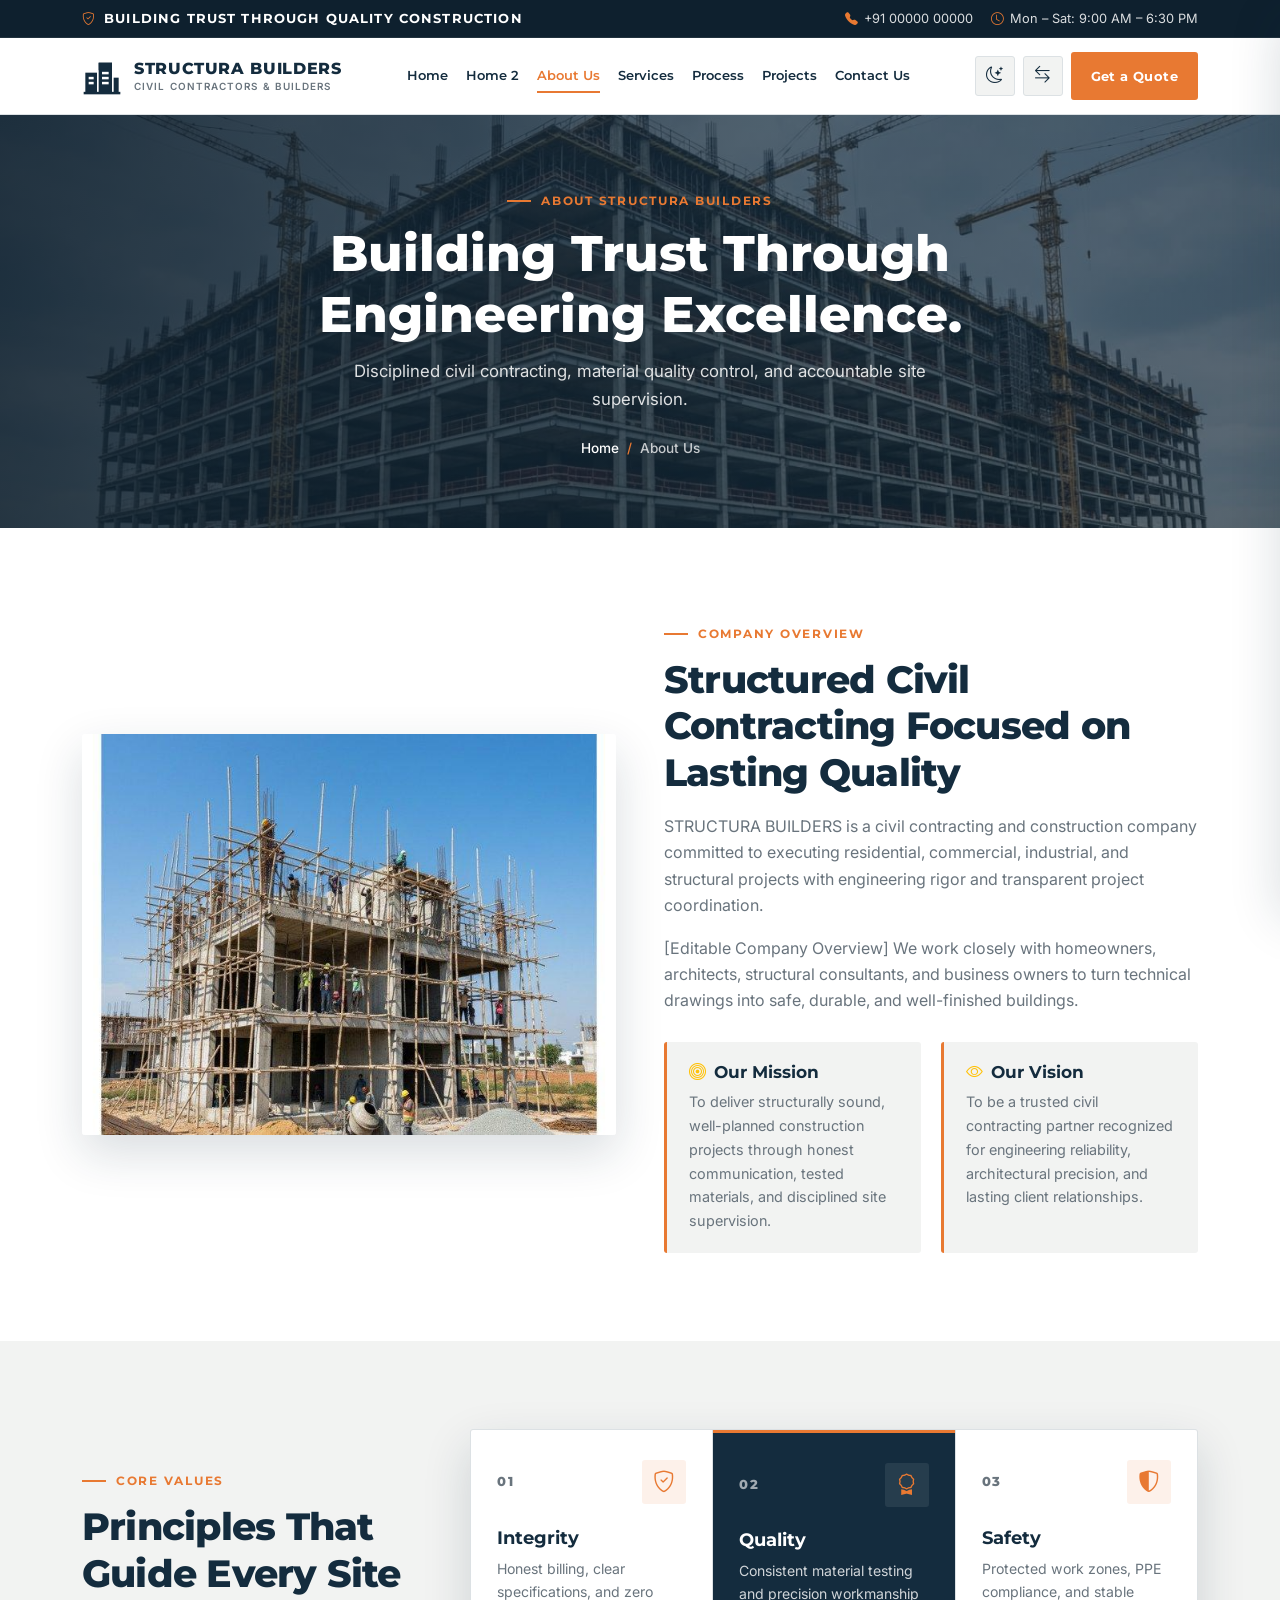
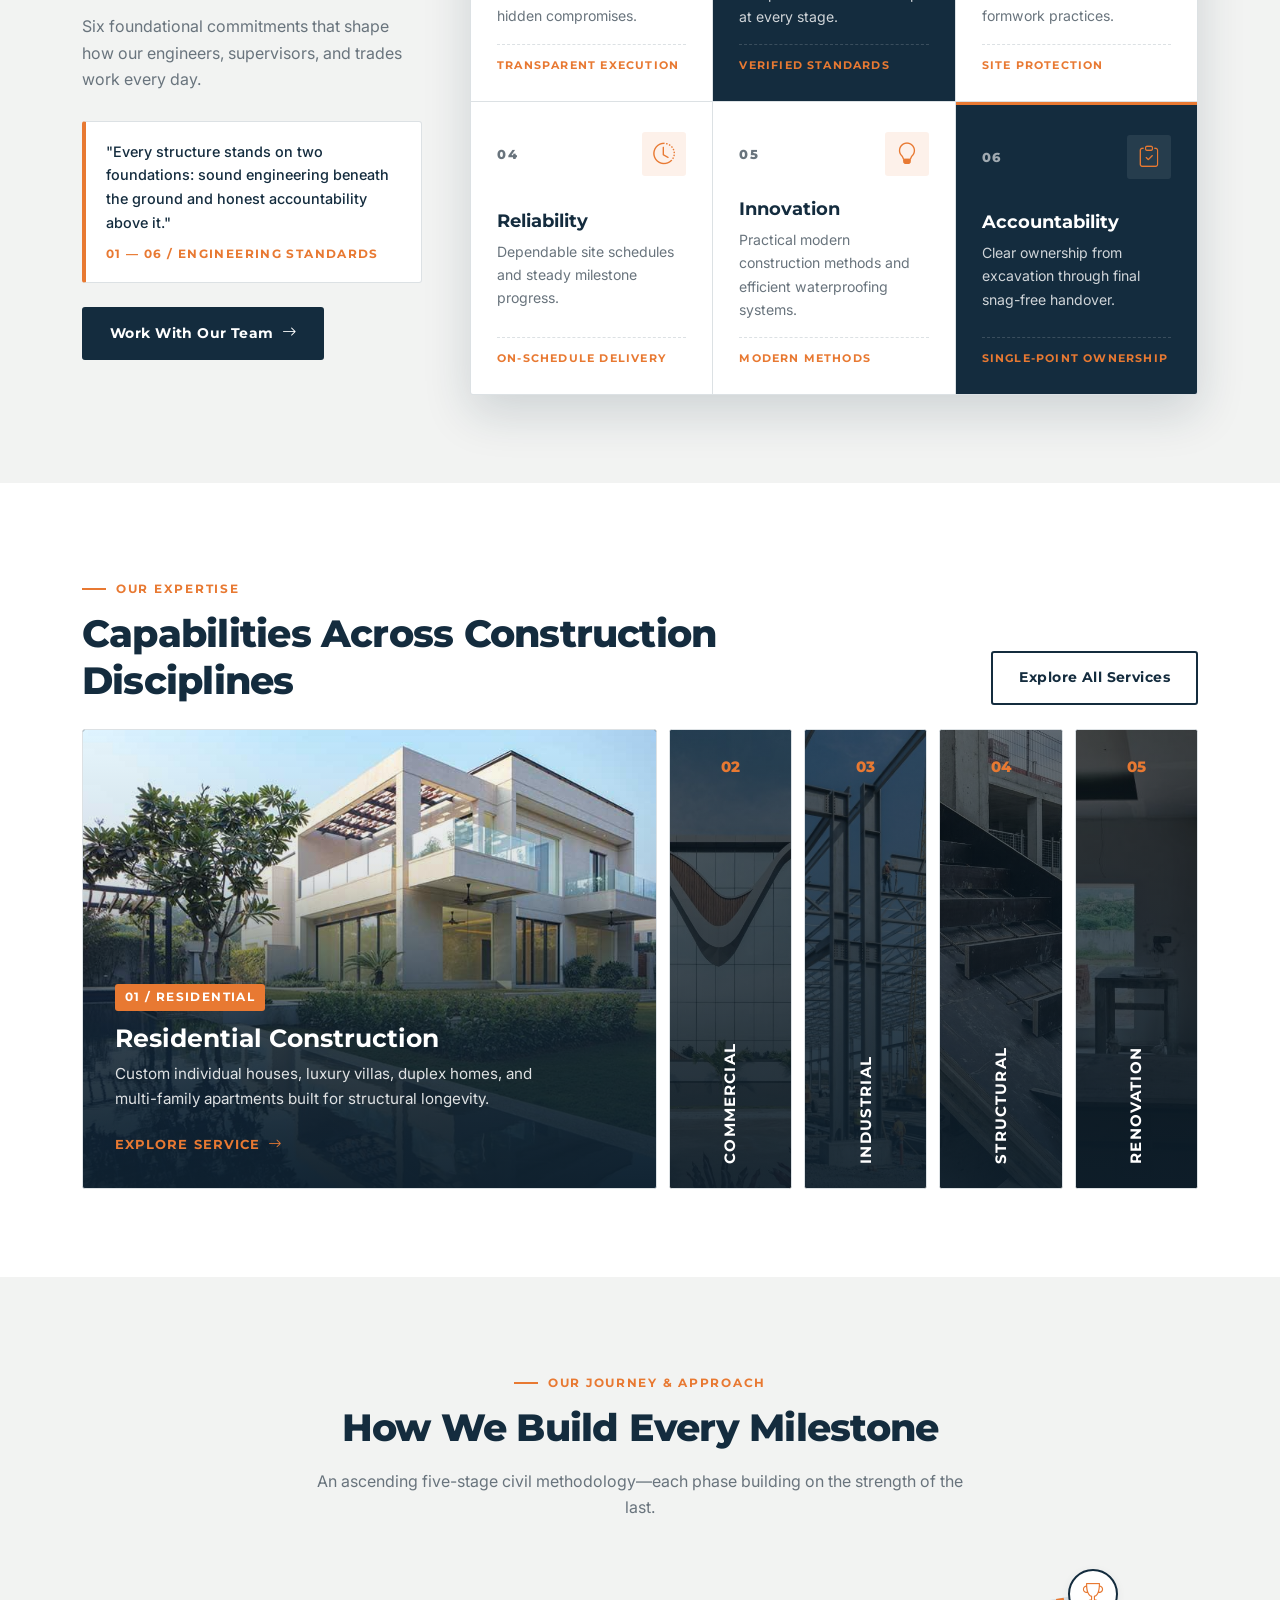
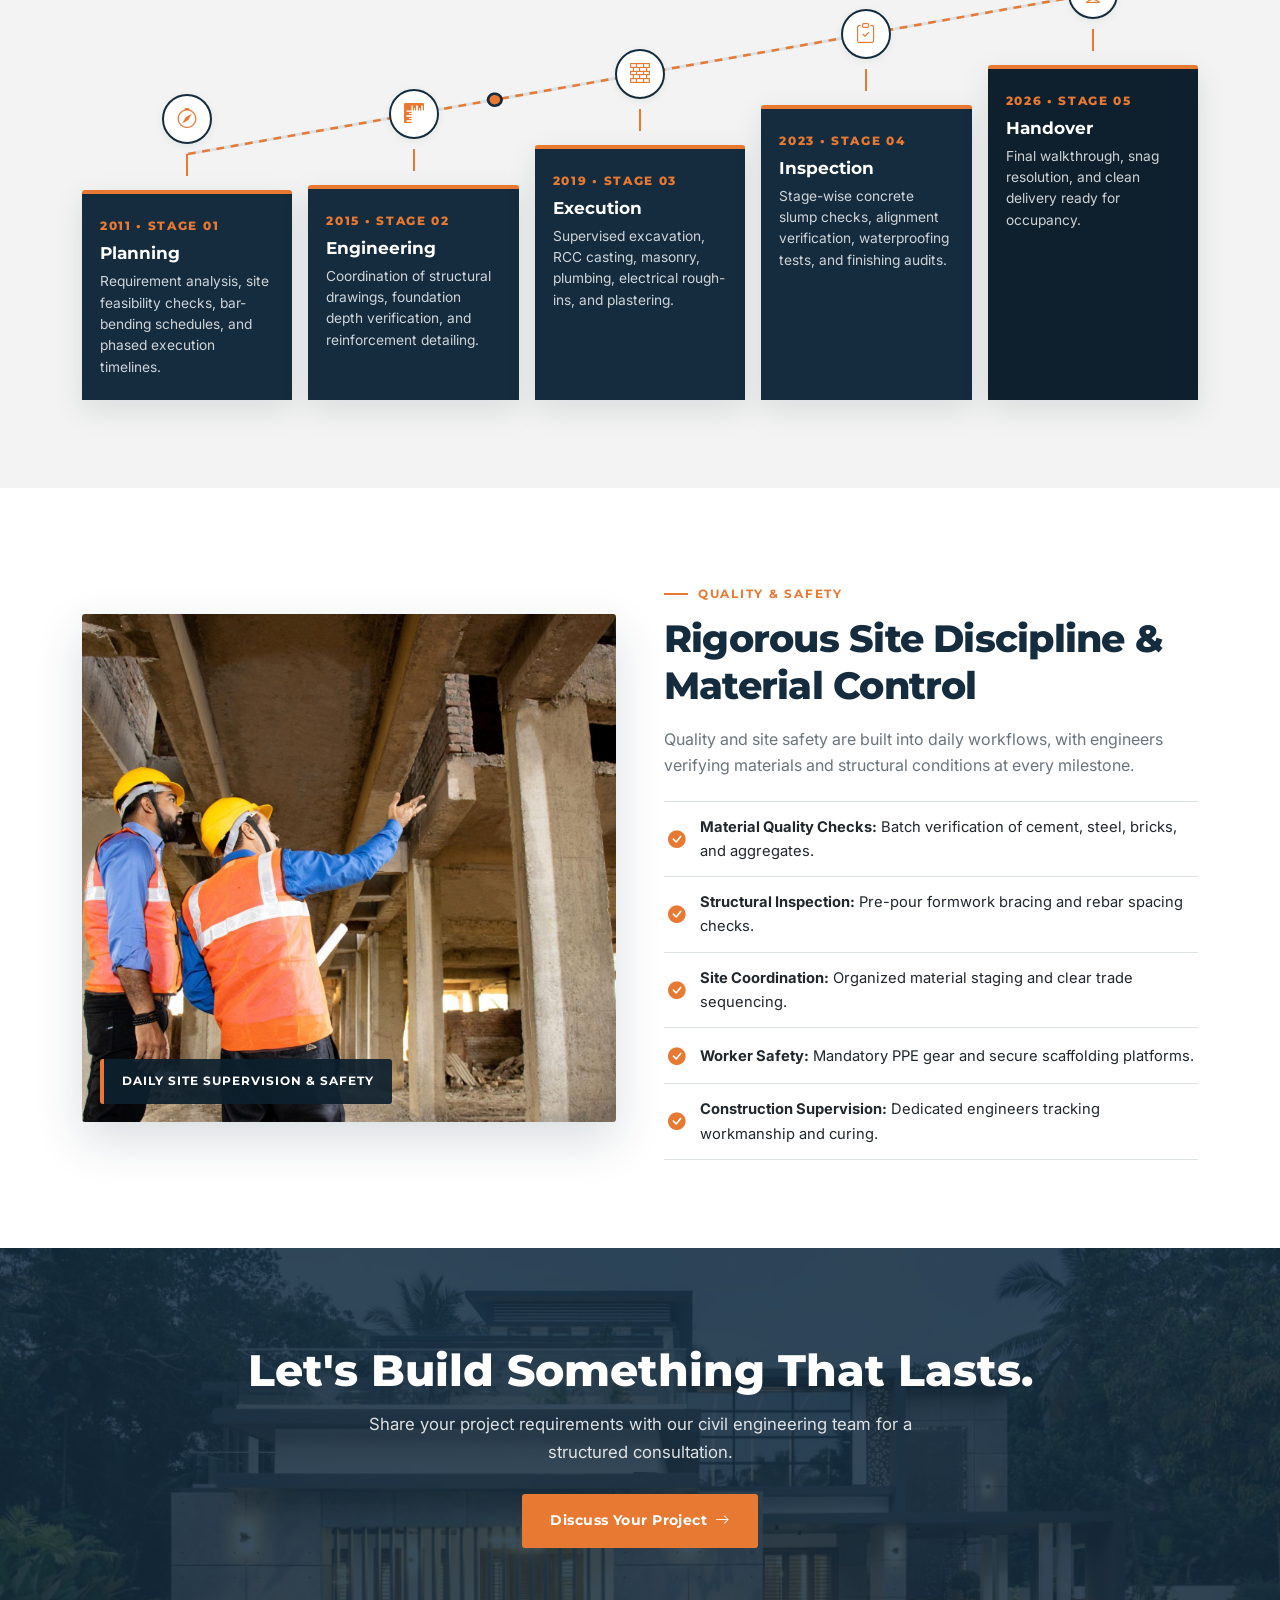
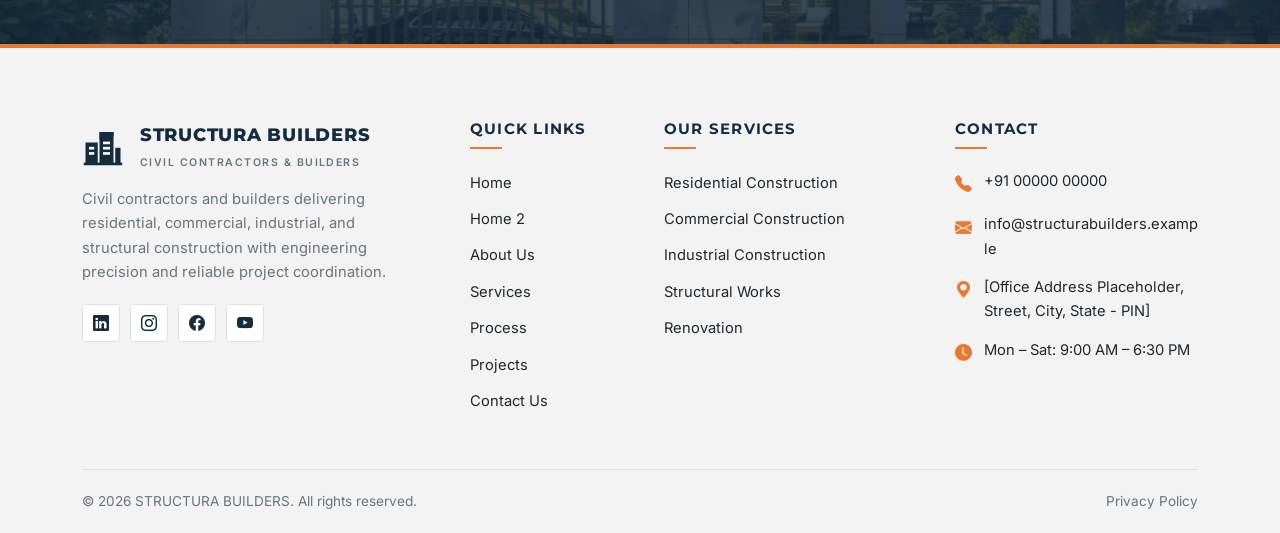
<file: about.html>
<!DOCTYPE html>
<html lang="en">
<head>
  <meta charset="UTF-8">
  <meta name="viewport" content="width=device-width, initial-scale=1.0">
  <title>About Us | STRUCTURA BUILDERS</title>
  <meta name="description" content="Learn about STRUCTURA BUILDERS — our engineering approach, core values, construction expertise, and quality &amp; safety standards.">
  <meta property="og:title" content="About Us | STRUCTURA BUILDERS">
  <meta property="og:description" content="Building trust through engineering excellence, disciplined planning, and accountable site supervision.">
  <meta property="og:type" content="website">
  <link rel="icon" type="image/svg+xml" href="assets/images/structura-logo.svg">

  <!-- Google Fonts -->
  <link rel="preconnect" href="https://fonts.googleapis.com">
  <link rel="preconnect" href="https://fonts.gstatic.com" crossorigin>
  <link href="https://fonts.googleapis.com/css2?family=Inter:wght@400;500;600&family=Montserrat:wght@600;700;800&display=swap" rel="stylesheet">

  <!-- Bootstrap 5 & Bootstrap Icons CDN -->
  <link href="https://cdn.jsdelivr.net/npm/bootstrap@5.3.3/dist/css/bootstrap.min.css" rel="stylesheet">
  <link href="https://cdn.jsdelivr.net/npm/bootstrap-icons@1.11.3/font/bootstrap-icons.min.css" rel="stylesheet">

  <!-- Custom Styles -->
  <link rel="stylesheet" href="assets/css/style.css">
</head>
<body>
  <a href="#mainContent" class="skip-link">Skip to main content</a>

  <!-- Top Announcement Bar -->
  <div class="top-announcement">
    <div class="container">
      <div class="announcement-inner">
        <div class="announcement-tagline">
          <i class="bi bi-shield-check" aria-hidden="true"></i>
          <span>BUILDING TRUST THROUGH QUALITY CONSTRUCTION</span>
        </div>
        <div class="announcement-meta">
          <a href="tel:+910000000000"><i class="bi bi-telephone-fill" aria-hidden="true"></i> +91 00000 00000</a>
          <span class="hours-item"><i class="bi bi-clock" aria-hidden="true"></i> Mon – Sat: 9:00 AM – 6:30 PM</span>
        </div>
      </div>
    </div>
  </div>

  <!-- Main Sticky Header -->
  <header class="site-header" id="siteHeader">
    <div class="container">
      <div class="navbar-wrap">
        <a href="index.html" class="brand-lockup" aria-label="STRUCTURA BUILDERS Home">
          <img src="assets/images/structura-logo.svg" alt="STRUCTURA BUILDERS Logo" width="40" height="40">
          <span class="brand-text">
            <span class="brand-name">STRUCTURA BUILDERS</span>
            <span class="brand-sub">Civil Contractors &amp; Builders</span>
          </span>
        </a>

        <nav aria-label="Primary Navigation">
          <ul class="desktop-nav">
            <li><a href="index.html" class="nav-link-item">Home</a></li>
            <li><a href="home-2.html" class="nav-link-item">Home 2</a></li>
            <li><a href="about.html" class="nav-link-item active" aria-current="page">About Us</a></li>
            <li><a href="services.html" class="nav-link-item">Services</a></li>
            <li><a href="process.html" class="nav-link-item">Process</a></li>
            <li><a href="projects.html" class="nav-link-item">Projects</a></li>
            <li><a href="contact.html" class="nav-link-item">Contact Us</a></li>
          </ul>
        </nav>

        <div class="header-cta">
          <button type="button" class="theme-toggle-btn" data-theme-toggle aria-pressed="false" aria-label="Toggle dark mode" title="Switch to Dark Mode">
            <i class="bi bi-moon-stars" aria-hidden="true"></i>
          </button>
          <button type="button" class="rtl-toggle-btn" data-rtl-toggle aria-pressed="false" aria-label="Toggle RTL layout" title="Switch to Right-to-Left (RTL)">
            <i class="bi bi-arrow-left-right" aria-hidden="true"></i>
          </button>
          <a href="contact.html#quote-form" class="btn-structura btn-primary-orange">Get a Quote</a>
          <button type="button" class="hamburger-btn" id="mobileMenuBtn" aria-label="Open navigation menu" aria-expanded="false" aria-controls="mobileNavDrawer">
            <i class="bi bi-list" aria-hidden="true"></i>
          </button>
        </div>
      </div>
    </div>
  </header>

  <!-- Mobile Navigation Drawer -->
  <div class="mobile-nav-backdrop" id="mobileNavBackdrop"></div>
  <aside class="mobile-nav-drawer" id="mobileNavDrawer" aria-label="Mobile Navigation" aria-hidden="true">
    <div class="mobile-drawer-header">
      <span class="brand-name">STRUCTURA BUILDERS</span>
      <button type="button" class="mobile-close-btn" id="mobileCloseBtn" aria-label="Close navigation menu">
        <i class="bi bi-x-lg" aria-hidden="true"></i>
      </button>
    </div>
    <ul class="mobile-nav-list">
      <li><a href="index.html">Home <i class="bi bi-chevron-right" aria-hidden="true"></i></a></li>
      <li><a href="home-2.html">Home 2 <i class="bi bi-chevron-right" aria-hidden="true"></i></a></li>
      <li><a href="about.html" class="active">About Us <i class="bi bi-chevron-right" aria-hidden="true"></i></a></li>
      <li><a href="services.html">Services <i class="bi bi-chevron-right" aria-hidden="true"></i></a></li>
      <li><a href="process.html">Process <i class="bi bi-chevron-right" aria-hidden="true"></i></a></li>
      <li><a href="projects.html">Projects <i class="bi bi-chevron-right" aria-hidden="true"></i></a></li>
      <li><a href="contact.html">Contact Us <i class="bi bi-chevron-right" aria-hidden="true"></i></a></li>
    </ul>
    <div class="mobile-drawer-footer">
      <div class="mobile-drawer-controls">
        <button type="button" class="theme-toggle-btn" data-theme-toggle aria-pressed="false" aria-label="Toggle dark mode">
          <i class="bi bi-moon-stars" aria-hidden="true"></i>
          <span>Theme</span>
        </button>
        <button type="button" class="rtl-toggle-btn" data-rtl-toggle aria-pressed="false" aria-label="Toggle RTL layout">
          <i class="bi bi-arrow-left-right" aria-hidden="true"></i>
          <span>RTL / LTR</span>
        </button>
      </div>
      <a href="contact.html#quote-form" class="btn-structura btn-primary-orange w-100">Get a Quote</a>
    </div>
  </aside>

  <main id="mainContent">
    <!-- Section 1: About Hero -->
    <section class="page-hero" style="background-image: url('assets/images/hero-about.jpg');">
      <div class="container">
        <div class="eyebrow">ABOUT STRUCTURA BUILDERS</div>
        <h1>Building Trust Through Engineering Excellence.</h1>
        <p class="hero-desc">Disciplined civil contracting, material quality control, and accountable site supervision.</p>
        <nav class="breadcrumb-nav" aria-label="Breadcrumb">
          <a href="index.html">Home</a>
          <span class="sep">/</span>
          <span aria-current="page">About Us</span>
        </nav>
      </div>
    </section>

    <!-- Section 2: Company Story -->
    <section class="section-pad">
      <div class="container">
        <div class="row align-items-center g-5">
          <div class="col-lg-6" data-reveal>
            <img src="assets/images/three-story-rcc-frame.jpg" class="about-story-img" alt="Three-story residential RCC frame structure under construction with scaffolding">
          </div>
          <div class="col-lg-6" data-reveal>
            <div class="eyebrow">COMPANY OVERVIEW</div>
            <h2 class="section-title">Structured Civil Contracting Focused on Lasting Quality</h2>
            <p>STRUCTURA BUILDERS is a civil contracting and construction company committed to executing residential, commercial, industrial, and structural projects with engineering rigor and transparent project coordination.</p>
            <p>[Editable Company Overview] We work closely with homeowners, architects, structural consultants, and business owners to turn technical drawings into safe, durable, and well-finished buildings.</p>

            <div class="mission-vision-grid">
              <div class="mv-box">
                <h3><i class="bi bi-bullseye text-warning me-2" aria-hidden="true"></i>Our Mission</h3>
                <p>To deliver structurally sound, well-planned construction projects through honest communication, tested materials, and disciplined site supervision.</p>
              </div>
              <div class="mv-box">
                <h3><i class="bi bi-eye text-warning me-2" aria-hidden="true"></i>Our Vision</h3>
                <p>To be a trusted civil contracting partner recognized for engineering reliability, architectural precision, and lasting client relationships.</p>
              </div>
            </div>
          </div>
        </div>
      </div>
    </section>

    <!-- Section 3: Core Values (Enhanced Architectural Blueprint Matrix) -->
    <section class="section-pad bg-light-concrete">
      <div class="container">
        <div class="row g-5 align-items-center">
          <div class="col-lg-4" data-reveal>
            <div class="eyebrow">CORE VALUES</div>
            <h2 class="section-title">Principles That Guide Every Site</h2>
            <p>Six foundational commitments that shape how our engineers, supervisors, and trades work every day.</p>

            <div class="values-left-quote">
              <p>"Every structure stands on two foundations: sound engineering beneath the ground and honest accountability above it."</p>
              <div class="values-left-meta">01 — 06 / Engineering Standards</div>
            </div>

            <a href="contact.html#quote-form" class="btn-structura btn-navy mt-4">
              Work With Our Team <i class="bi bi-arrow-right" aria-hidden="true"></i>
            </a>
          </div>

          <div class="col-lg-8" data-reveal>
            <div class="values-blueprint-matrix">
              <div class="value-cell">
                <div class="value-cell-top">
                  <span class="value-cell-num">01</span>
                  <span class="value-icon-badge"><i class="bi bi-shield-check" aria-hidden="true"></i></span>
                </div>
                <div>
                  <h3>Integrity</h3>
                  <p>Honest billing, clear specifications, and zero hidden compromises.</p>
                </div>
                <div class="value-cell-tag">Transparent Execution</div>
              </div>

              <div class="value-cell is-navy">
                <div class="value-cell-top">
                  <span class="value-cell-num">02</span>
                  <span class="value-icon-badge"><i class="bi bi-award" aria-hidden="true"></i></span>
                </div>
                <div>
                  <h3>Quality</h3>
                  <p>Consistent material testing and precision workmanship at every stage.</p>
                </div>
                <div class="value-cell-tag">Verified Standards</div>
              </div>

              <div class="value-cell">
                <div class="value-cell-top">
                  <span class="value-cell-num">03</span>
                  <span class="value-icon-badge"><i class="bi bi-shield-shaded" aria-hidden="true"></i></span>
                </div>
                <div>
                  <h3>Safety</h3>
                  <p>Protected work zones, PPE compliance, and stable formwork practices.</p>
                </div>
                <div class="value-cell-tag">Site Protection</div>
              </div>

              <div class="value-cell">
                <div class="value-cell-top">
                  <span class="value-cell-num">04</span>
                  <span class="value-icon-badge"><i class="bi bi-clock-history" aria-hidden="true"></i></span>
                </div>
                <div>
                  <h3>Reliability</h3>
                  <p>Dependable site schedules and steady milestone progress.</p>
                </div>
                <div class="value-cell-tag">On-Schedule Delivery</div>
              </div>

              <div class="value-cell">
                <div class="value-cell-top">
                  <span class="value-cell-num">05</span>
                  <span class="value-icon-badge"><i class="bi bi-lightbulb" aria-hidden="true"></i></span>
                </div>
                <div>
                  <h3>Innovation</h3>
                  <p>Practical modern construction methods and efficient waterproofing systems.</p>
                </div>
                <div class="value-cell-tag">Modern Methods</div>
              </div>

              <div class="value-cell is-navy">
                <div class="value-cell-top">
                  <span class="value-cell-num">06</span>
                  <span class="value-icon-badge"><i class="bi bi-clipboard-check" aria-hidden="true"></i></span>
                </div>
                <div>
                  <h3>Accountability</h3>
                  <p>Clear ownership from excavation through final snag-free handover.</p>
                </div>
                <div class="value-cell-tag">Single-Point Ownership</div>
              </div>
            </div>
          </div>
        </div>
      </div>
    </section>

    <!-- Section 4: Our Expertise (Interactive Folding Panels) -->
    <section class="section-pad">
      <div class="container">
        <div class="row align-items-end mb-4 g-3" data-reveal>
          <div class="col-lg-7">
            <div class="eyebrow">OUR EXPERTISE</div>
            <h2 class="section-title mb-0">Capabilities Across Construction Disciplines</h2>
          </div>
          <div class="col-lg-5 text-lg-end">
            <a href="services.html" class="btn-structura btn-outline-navy">Explore All Services</a>
          </div>
        </div>

        <div class="expertise-folding-stage" data-folding-stage data-reveal>
          <article class="folding-panel is-expanded" tabindex="0" data-folding-panel>
            <img src="assets/images/modern-pool-villa.jpg" alt="Modern completed residential villa">
            <div class="folding-panel-scrim"></div>
            <div class="folding-collapsed-spine">
              <span class="folding-spine-num">01</span>
              <span class="folding-spine-title">Residential</span>
            </div>
            <div class="folding-expanded-content">
              <span class="folding-expanded-tag">01 / Residential</span>
              <h3>Residential Construction</h3>
              <p>Custom individual houses, luxury villas, duplex homes, and multi-family apartments built for structural longevity.</p>
              <a href="services.html#residential" class="folding-explore-link">Explore Service <i class="bi bi-arrow-right" aria-hidden="true"></i></a>
            </div>
          </article>

          <article class="folding-panel" tabindex="0" data-folding-panel>
            <img src="assets/images/corporate-glass-facade.jpg" alt="Modern commercial office building">
            <div class="folding-panel-scrim"></div>
            <div class="folding-collapsed-spine">
              <span class="folding-spine-num">02</span>
              <span class="folding-spine-title">Commercial</span>
            </div>
            <div class="folding-expanded-content">
              <span class="folding-expanded-tag">02 / Commercial</span>
              <h3>Commercial Construction</h3>
              <p>Office towers, retail complexes, and business facilities engineered with wide floor spans and durable facades.</p>
              <a href="services.html#commercial" class="folding-explore-link">Explore Service <i class="bi bi-arrow-right" aria-hidden="true"></i></a>
            </div>
          </article>

          <article class="folding-panel" tabindex="0" data-folding-panel>
            <img src="assets/images/industrial-steel-frame.jpg" alt="Industrial warehouse steel structure">
            <div class="folding-panel-scrim"></div>
            <div class="folding-collapsed-spine">
              <span class="folding-spine-num">03</span>
              <span class="folding-spine-title">Industrial</span>
            </div>
            <div class="folding-expanded-content">
              <span class="folding-expanded-tag">03 / Industrial</span>
              <h3>Industrial Construction</h3>
              <p>Clear-span warehouses, factory bays, and heavy-duty structural steel-and-concrete frameworks.</p>
              <a href="services.html#industrial" class="folding-explore-link">Explore Service <i class="bi bi-arrow-right" aria-hidden="true"></i></a>
            </div>
          </article>

          <article class="folding-panel" tabindex="0" data-folding-panel>
            <img src="assets/images/staircase-formwork.jpg" alt="RCC staircase formwork and steel reinforcement">
            <div class="folding-panel-scrim"></div>
            <div class="folding-collapsed-spine">
              <span class="folding-spine-num">04</span>
              <span class="folding-spine-title">Structural</span>
            </div>
            <div class="folding-expanded-content">
              <span class="folding-expanded-tag">04 / Structural Engineering</span>
              <h3>Structural &amp; Civil Works</h3>
              <p>Foundations, RCC columns and beams, concrete slabs, and precision steel reinforcement detailing.</p>
              <a href="services.html#structural" class="folding-explore-link">Explore Service <i class="bi bi-arrow-right" aria-hidden="true"></i></a>
            </div>
          </article>

          <article class="folding-panel" tabindex="0" data-folding-panel>
            <img src="assets/images/interior-carpentry-work.jpg" alt="Interior renovation and carpentry work">
            <div class="folding-panel-scrim"></div>
            <div class="folding-collapsed-spine">
              <span class="folding-spine-num">05</span>
              <span class="folding-spine-title">Renovation</span>
            </div>
            <div class="folding-expanded-content">
              <span class="folding-expanded-tag">05 / Renovation</span>
              <h3>Renovation &amp; Remodeling</h3>
              <p>Structural repairs, terrace waterproofing, exterior facade upgrades, and modern interior remodeling.</p>
              <a href="services.html#renovation" class="folding-explore-link">Explore Service <i class="bi bi-arrow-right" aria-hidden="true"></i></a>
            </div>
          </article>
        </div>
      </div>
    </section>

    <!-- Section 5: Construction Approach / Our Journey (Ascending Step Journey) -->
    <section class="section-pad bg-light-concrete">
      <div class="container">
        <div class="text-center mx-auto" style="max-width: 660px;" data-reveal>
          <div class="eyebrow">OUR JOURNEY &amp; APPROACH</div>
          <h2 class="section-title">How We Build Every Milestone</h2>
          <p class="mb-0">An ascending five-stage civil methodology—each phase building on the strength of the last.</p>
        </div>

        <div class="step-journey-wrap" data-reveal>
          <svg class="step-journey-svg" viewBox="0 0 1000 215" preserveAspectRatio="none" aria-hidden="true">
            <path id="aboutStepPath" d="M 95 185 L 905 25" fill="none" stroke="#DCE1E4" stroke-width="3"/>
            <path d="M 95 185 L 905 25" fill="none" stroke="#E87932" stroke-width="2.5" stroke-dasharray="7 6" class="step-dash-flow"/>
            <circle r="6" fill="#E87932" stroke="#142C3E" stroke-width="2.5">
              <animateMotion dur="5.5s" repeatCount="indefinite" rotate="auto">
                <mpath href="#aboutStepPath"/>
              </animateMotion>
            </circle>
          </svg>
          <div class="step-journey-grid">
            <div class="step-journey-col">
              <div class="step-pin-head">
                <div class="step-pin-icon"><i class="bi bi-compass" aria-hidden="true"></i></div>
                <div class="step-pin-stem" aria-hidden="true"></div>
              </div>
              <div class="step-pedestal step-1">
                <div class="step-num-tag">2011 &bull; Stage 01</div>
                <h3>Planning</h3>
                <p>Requirement analysis, site feasibility checks, bar-bending schedules, and phased execution timelines.</p>
              </div>
            </div>

            <div class="step-journey-col">
              <div class="step-pin-head">
                <div class="step-pin-icon"><i class="bi bi-rulers" aria-hidden="true"></i></div>
                <div class="step-pin-stem" aria-hidden="true"></div>
              </div>
              <div class="step-pedestal step-2">
                <div class="step-num-tag">2015 &bull; Stage 02</div>
                <h3>Engineering</h3>
                <p>Coordination of structural drawings, foundation depth verification, and reinforcement detailing.</p>
              </div>
            </div>

            <div class="step-journey-col">
              <div class="step-pin-head">
                <div class="step-pin-icon"><i class="bi bi-bricks" aria-hidden="true"></i></div>
                <div class="step-pin-stem" aria-hidden="true"></div>
              </div>
              <div class="step-pedestal step-3">
                <div class="step-num-tag">2019 &bull; Stage 03</div>
                <h3>Execution</h3>
                <p>Supervised excavation, RCC casting, masonry, plumbing, electrical rough-ins, and plastering.</p>
              </div>
            </div>

            <div class="step-journey-col">
              <div class="step-pin-head">
                <div class="step-pin-icon"><i class="bi bi-clipboard-check" aria-hidden="true"></i></div>
                <div class="step-pin-stem" aria-hidden="true"></div>
              </div>
              <div class="step-pedestal step-4">
                <div class="step-num-tag">2023 &bull; Stage 04</div>
                <h3>Inspection</h3>
                <p>Stage-wise concrete slump checks, alignment verification, waterproofing tests, and finishing audits.</p>
              </div>
            </div>

            <div class="step-journey-col">
              <div class="step-pin-head">
                <div class="step-pin-icon"><i class="bi bi-trophy" aria-hidden="true"></i></div>
                <div class="step-pin-stem" aria-hidden="true"></div>
              </div>
              <div class="step-pedestal step-5">
                <div class="step-num-tag">2026 &bull; Stage 05</div>
                <h3>Handover</h3>
                <p>Final walkthrough, snag resolution, and clean delivery ready for occupancy.</p>
              </div>
            </div>
          </div>
        </div>
      </div>
    </section>

    <!-- Section 6: Quality & Safety -->
    <section class="section-pad">
      <div class="container">
        <div class="row align-items-center g-5">
          <div class="col-lg-6" data-reveal>
            <div class="safety-photo-frame">
              <img src="assets/images/engineers-rcc-inspection.jpg" class="safety-photo" alt="Civil engineers inspecting concrete beams and structural columns on site">
              <div class="safety-photo-badge">Daily Site Supervision &amp; Safety</div>
            </div>
          </div>
          <div class="col-lg-6" data-reveal>
            <div class="eyebrow">QUALITY &amp; SAFETY</div>
            <h2 class="section-title">Rigorous Site Discipline &amp; Material Control</h2>
            <p class="mb-2">Quality and site safety are built into daily workflows, with engineers verifying materials and structural conditions at every milestone.</p>

            <ul class="safety-checklist">
              <li>
                <i class="bi bi-check-circle-fill" aria-hidden="true"></i>
                <div><strong>Material Quality Checks:</strong> Batch verification of cement, steel, bricks, and aggregates.</div>
              </li>
              <li>
                <i class="bi bi-check-circle-fill" aria-hidden="true"></i>
                <div><strong>Structural Inspection:</strong> Pre-pour formwork bracing and rebar spacing checks.</div>
              </li>
              <li>
                <i class="bi bi-check-circle-fill" aria-hidden="true"></i>
                <div><strong>Site Coordination:</strong> Organized material staging and clear trade sequencing.</div>
              </li>
              <li>
                <i class="bi bi-check-circle-fill" aria-hidden="true"></i>
                <div><strong>Worker Safety:</strong> Mandatory PPE gear and secure scaffolding platforms.</div>
              </li>
              <li>
                <i class="bi bi-check-circle-fill" aria-hidden="true"></i>
                <div><strong>Construction Supervision:</strong> Dedicated engineers tracking workmanship and curing.</div>
              </li>
            </ul>
          </div>
        </div>
      </div>
    </section>

    <!-- Section 7: Closing CTA -->
    <section class="closing-cta" style="background-image: url('assets/images/contemporary-villa-dusk.jpg');">
      <div class="container" data-reveal>
        <h2>Let's Build Something That Lasts.</h2>
        <p>Share your project requirements with our civil engineering team for a structured consultation.</p>
        <a href="contact.html#quote-form" class="btn-structura btn-primary-orange">
          Discuss Your Project <i class="bi bi-arrow-right" aria-hidden="true"></i>
        </a>
      </div>
    </section>
  </main>

  <!-- Global Footer -->
  <footer class="site-footer">
    <div class="container">
      <div class="row g-4 g-lg-5">
        <div class="col-lg-4">
          <div class="footer-brand d-flex align-items-center gap-3">
            <img src="assets/images/structura-logo.svg" alt="STRUCTURA BUILDERS Logo" width="42" height="42">
            <div>
              <div class="footer-brand-name">STRUCTURA BUILDERS</div>
              <div class="footer-tagline">Civil Contractors &amp; Builders</div>
            </div>
          </div>
          <p class="footer-desc">Civil contractors and builders delivering residential, commercial, industrial, and structural construction with engineering precision and reliable project coordination.</p>
          <div class="footer-socials">
            <a href="contact.html" aria-label="LinkedIn placeholder"><i class="bi bi-linkedin" aria-hidden="true"></i></a>
            <a href="contact.html" aria-label="Instagram placeholder"><i class="bi bi-instagram" aria-hidden="true"></i></a>
            <a href="contact.html" aria-label="Facebook placeholder"><i class="bi bi-facebook" aria-hidden="true"></i></a>
            <a href="contact.html" aria-label="YouTube placeholder"><i class="bi bi-youtube" aria-hidden="true"></i></a>
          </div>
        </div>

        <div class="col-sm-6 col-lg-2">
          <h3 class="footer-heading">Quick Links</h3>
          <ul class="footer-links">
            <li><a href="index.html">Home</a></li>
            <li><a href="home-2.html">Home 2</a></li>
            <li><a href="about.html">About Us</a></li>
            <li><a href="services.html">Services</a></li>
            <li><a href="process.html">Process</a></li>
            <li><a href="projects.html">Projects</a></li>
            <li><a href="contact.html">Contact Us</a></li>
          </ul>
        </div>

        <div class="col-sm-6 col-lg-3">
          <h3 class="footer-heading">Our Services</h3>
          <ul class="footer-links">
            <li><a href="services.html#residential">Residential Construction</a></li>
            <li><a href="services.html#commercial">Commercial Construction</a></li>
            <li><a href="services.html#industrial">Industrial Construction</a></li>
            <li><a href="services.html#structural">Structural Works</a></li>
            <li><a href="services.html#renovation">Renovation</a></li>
          </ul>
        </div>

        <div class="col-lg-3">
          <h3 class="footer-heading">Contact</h3>
          <ul class="footer-contact-list">
            <li><i class="bi bi-telephone-fill" aria-hidden="true"></i> <span>+91 00000 00000</span></li>
            <li><i class="bi bi-envelope-fill" aria-hidden="true"></i> <span>info@structurabuilders.example</span></li>
            <li><i class="bi bi-geo-alt-fill" aria-hidden="true"></i> <span>[Office Address Placeholder, Street, City, State - PIN]</span></li>
            <li><i class="bi bi-clock-fill" aria-hidden="true"></i> <span>Mon – Sat: 9:00 AM – 6:30 PM</span></li>
          </ul>
        </div>
      </div>

      <div class="footer-bottom">
        <div class="footer-bottom-inner">
          <div>&copy; 2026 STRUCTURA BUILDERS. All rights reserved.</div>
          <div class="footer-bottom-actions">
            <a href="contact.html#privacy-note">Privacy Policy</a>
          </div>
        </div>
      </div>
    </div>
  </footer>

  <!-- Floating Back to Top Icon -->
  <button type="button" class="floating-back-to-top" id="backToTop" aria-label="Back to top">
    <i class="bi bi-arrow-up" aria-hidden="true"></i>
  </button>

  <!-- Scripts -->
  <script src="https://cdn.jsdelivr.net/npm/bootstrap@5.3.3/dist/js/bootstrap.bundle.min.js"></script>
  <script src="assets/js/main.js"></script>
</body>
</html>
</file>
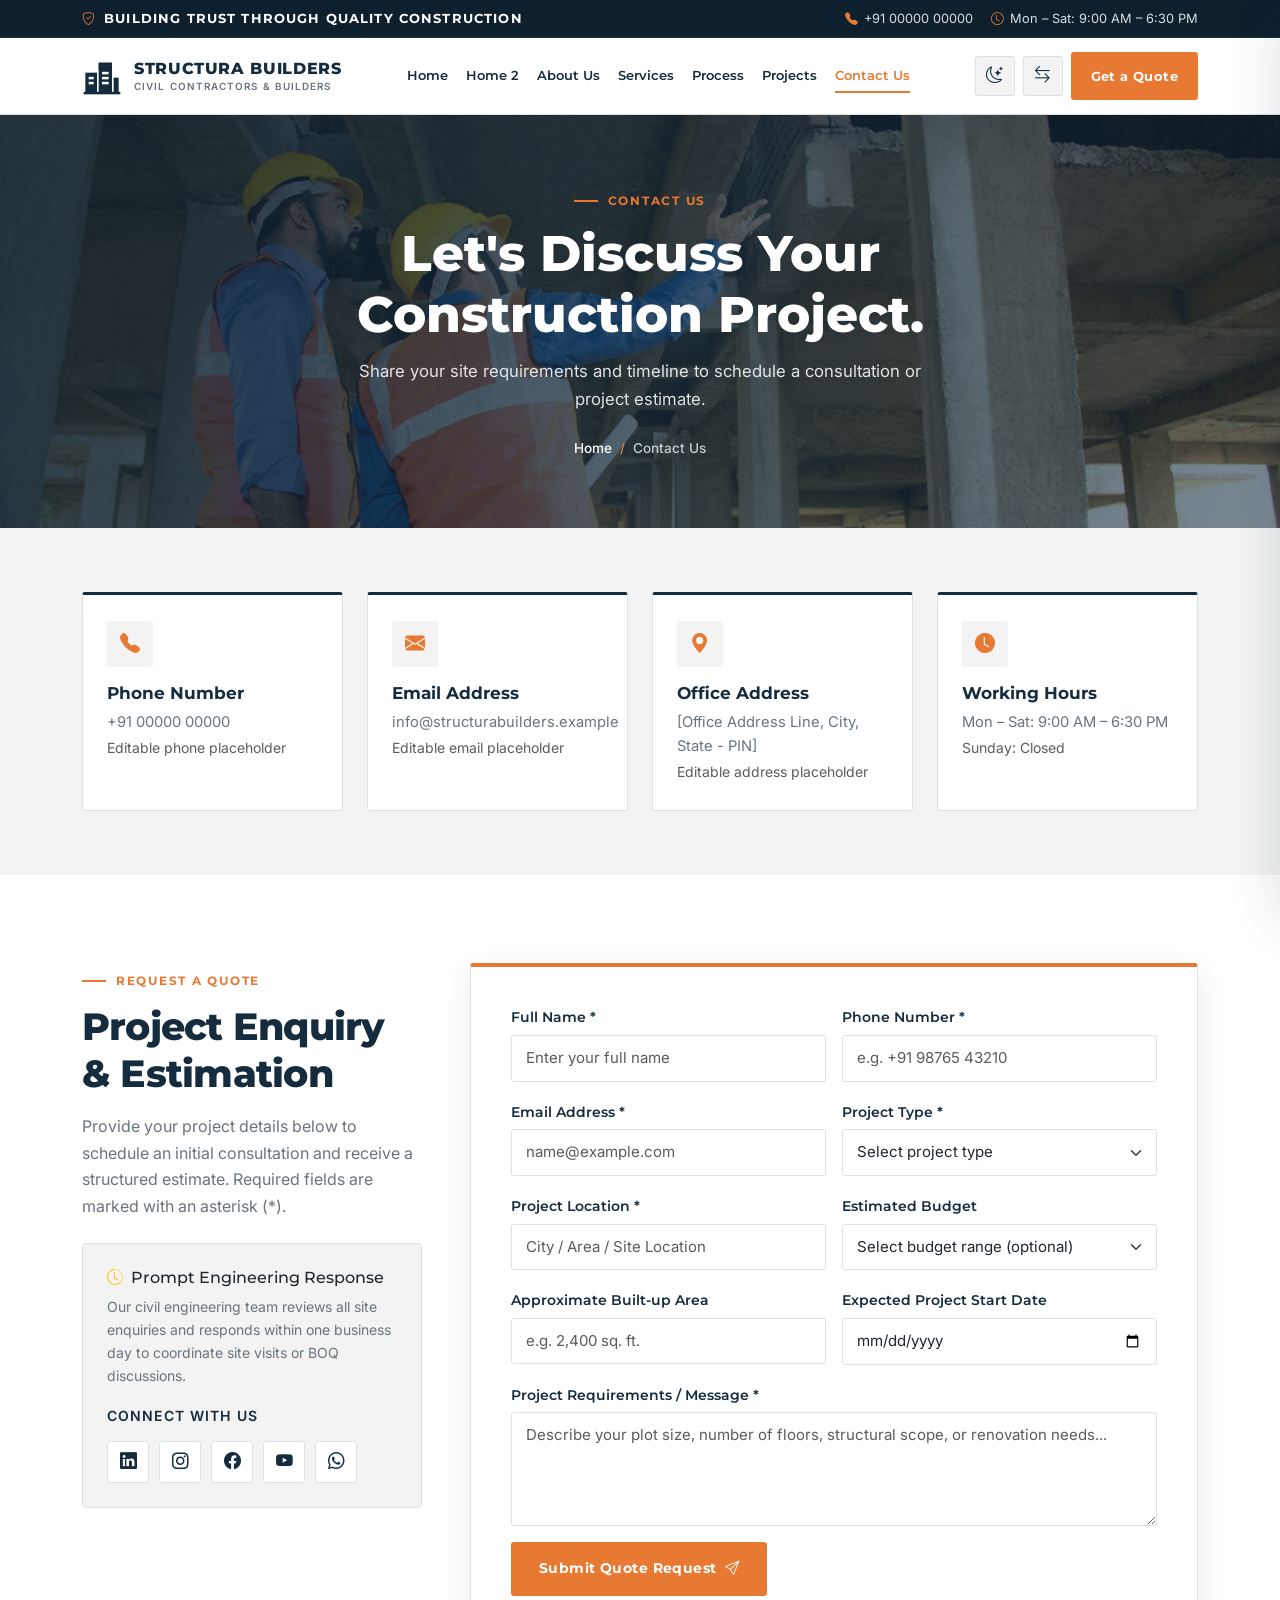
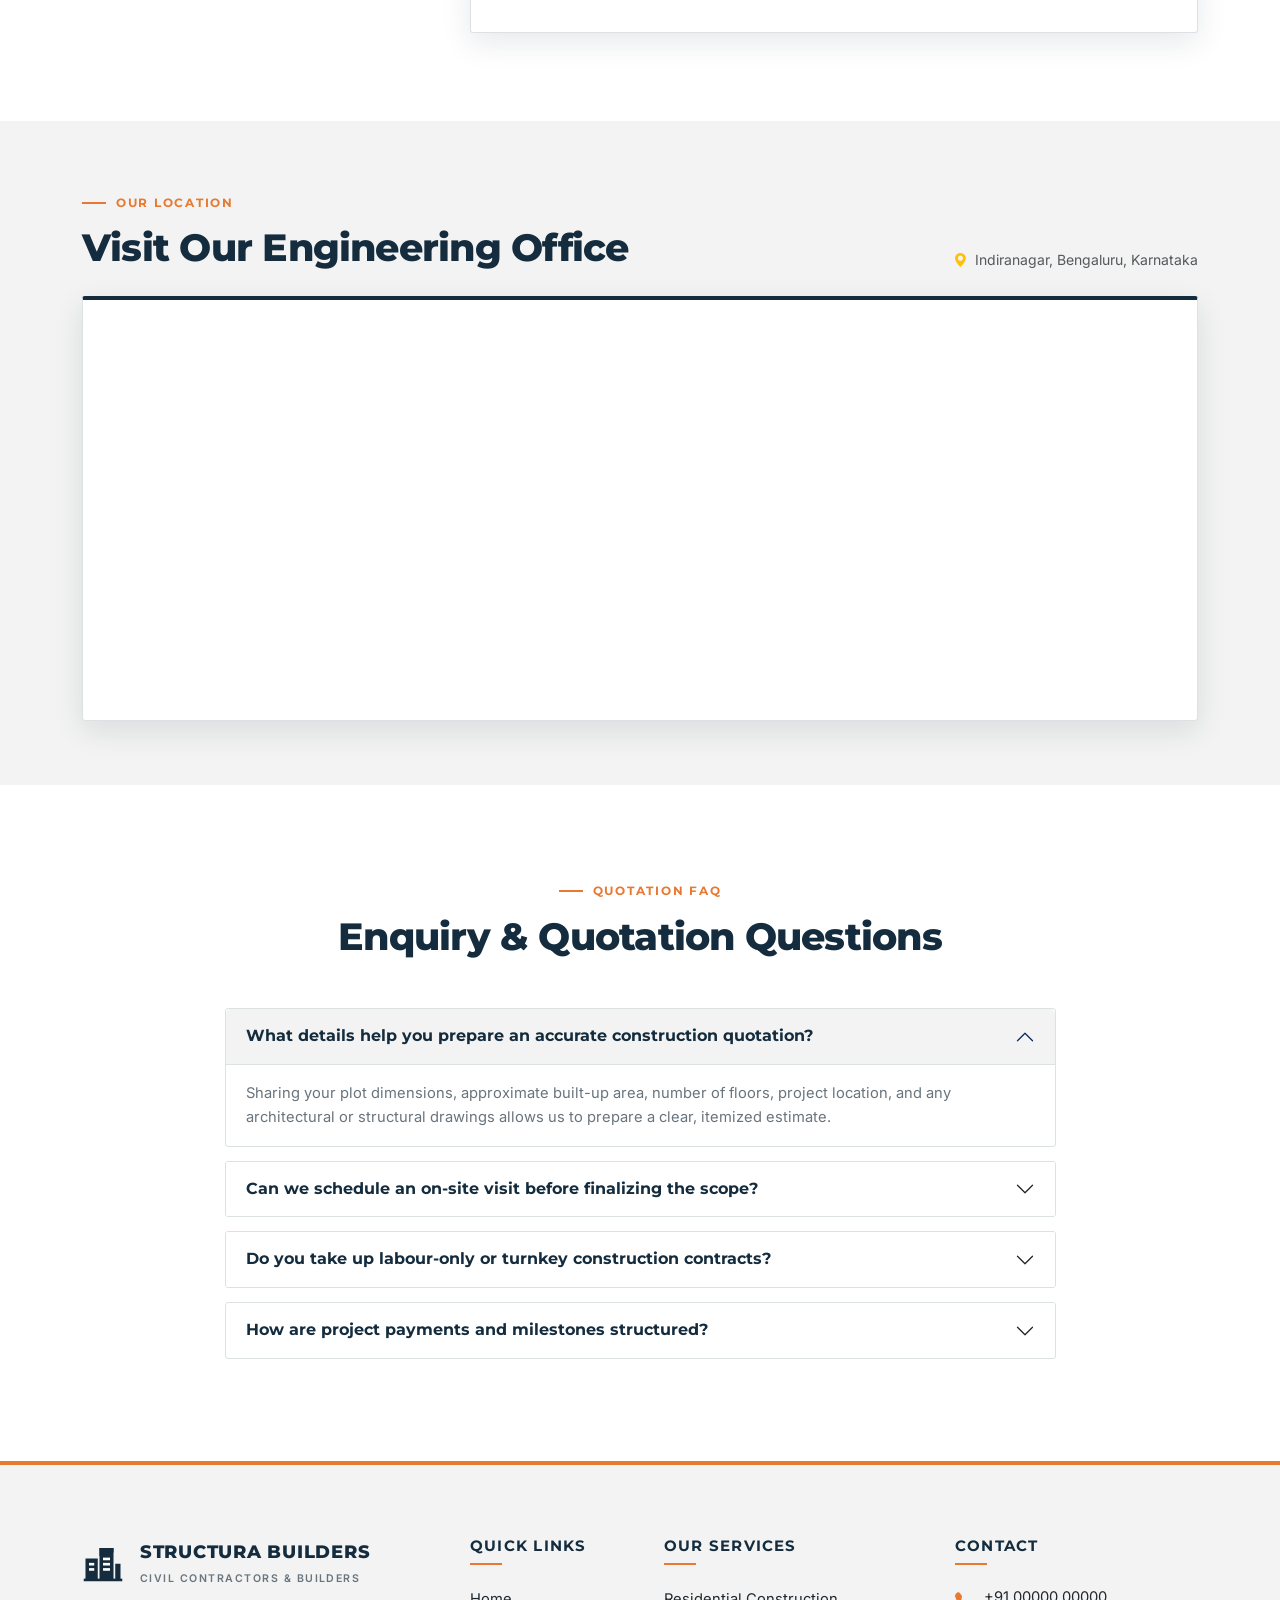
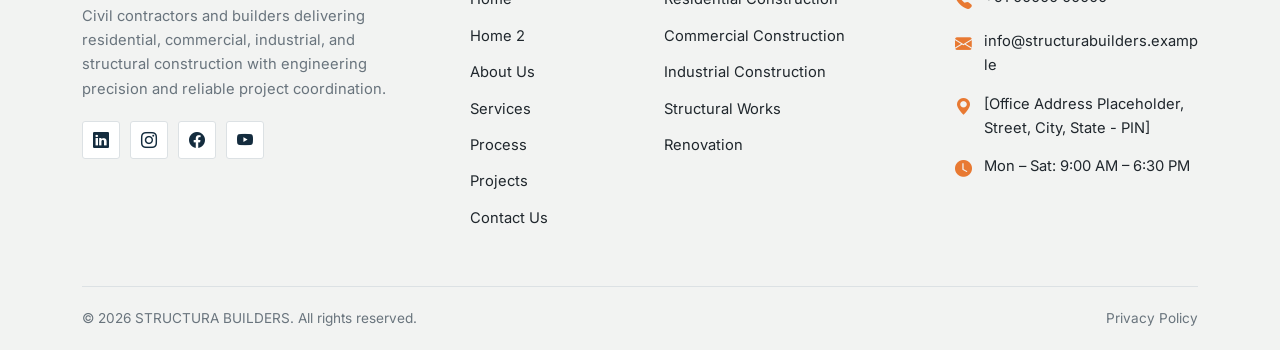
<file: contact.html>
<!DOCTYPE html>
<html lang="en">
<head>
  <meta charset="UTF-8">
  <meta name="viewport" content="width=device-width, initial-scale=1.0">
  <title>Contact Us | STRUCTURA BUILDERS</title>
  <meta name="description" content="Contact STRUCTURA BUILDERS to discuss your residential, commercial, industrial, structural, or renovation project and request a quotation.">
  <meta property="og:title" content="Contact Us | STRUCTURA BUILDERS">
  <meta property="og:description" content="Let's discuss your construction project. Request a quotation or schedule a site consultation.">
  <meta property="og:type" content="website">
  <link rel="icon" type="image/svg+xml" href="assets/images/structura-logo.svg">

  <!-- Google Fonts -->
  <link rel="preconnect" href="https://fonts.googleapis.com">
  <link rel="preconnect" href="https://fonts.gstatic.com" crossorigin>
  <link href="https://fonts.googleapis.com/css2?family=Inter:wght@400;500;600&family=Montserrat:wght@600;700;800&display=swap" rel="stylesheet">

  <!-- Bootstrap 5 & Bootstrap Icons CDN -->
  <link href="https://cdn.jsdelivr.net/npm/bootstrap@5.3.3/dist/css/bootstrap.min.css" rel="stylesheet">
  <link href="https://cdn.jsdelivr.net/npm/bootstrap-icons@1.11.3/font/bootstrap-icons.min.css" rel="stylesheet">

  <!-- Custom Styles -->
  <link rel="stylesheet" href="assets/css/style.css">
</head>
<body>
  <a href="#mainContent" class="skip-link">Skip to main content</a>

  <!-- Top Announcement Bar -->
  <div class="top-announcement">
    <div class="container">
      <div class="announcement-inner">
        <div class="announcement-tagline">
          <i class="bi bi-shield-check" aria-hidden="true"></i>
          <span>BUILDING TRUST THROUGH QUALITY CONSTRUCTION</span>
        </div>
        <div class="announcement-meta">
          <a href="tel:+910000000000"><i class="bi bi-telephone-fill" aria-hidden="true"></i> +91 00000 00000</a>
          <span class="hours-item"><i class="bi bi-clock" aria-hidden="true"></i> Mon – Sat: 9:00 AM – 6:30 PM</span>
        </div>
      </div>
    </div>
  </div>

  <!-- Main Sticky Header -->
  <header class="site-header" id="siteHeader">
    <div class="container">
      <div class="navbar-wrap">
        <a href="index.html" class="brand-lockup" aria-label="STRUCTURA BUILDERS Home">
          <img src="assets/images/structura-logo.svg" alt="STRUCTURA BUILDERS Logo" width="40" height="40">
          <span class="brand-text">
            <span class="brand-name">STRUCTURA BUILDERS</span>
            <span class="brand-sub">Civil Contractors &amp; Builders</span>
          </span>
        </a>

        <nav aria-label="Primary Navigation">
          <ul class="desktop-nav">
            <li><a href="index.html" class="nav-link-item">Home</a></li>
            <li><a href="home-2.html" class="nav-link-item">Home 2</a></li>
            <li><a href="about.html" class="nav-link-item">About Us</a></li>
            <li><a href="services.html" class="nav-link-item">Services</a></li>
            <li><a href="process.html" class="nav-link-item">Process</a></li>
            <li><a href="projects.html" class="nav-link-item">Projects</a></li>
            <li><a href="contact.html" class="nav-link-item active" aria-current="page">Contact Us</a></li>
          </ul>
        </nav>

        <div class="header-cta">
          <button type="button" class="theme-toggle-btn" data-theme-toggle aria-pressed="false" aria-label="Toggle dark mode" title="Switch to Dark Mode">
            <i class="bi bi-moon-stars" aria-hidden="true"></i>
          </button>
          <button type="button" class="rtl-toggle-btn" data-rtl-toggle aria-pressed="false" aria-label="Toggle RTL layout" title="Switch to Right-to-Left (RTL)">
            <i class="bi bi-arrow-left-right" aria-hidden="true"></i>
          </button>
          <a href="#quote-form" class="btn-structura btn-primary-orange">Get a Quote</a>
          <button type="button" class="hamburger-btn" id="mobileMenuBtn" aria-label="Open navigation menu" aria-expanded="false" aria-controls="mobileNavDrawer">
            <i class="bi bi-list" aria-hidden="true"></i>
          </button>
        </div>
      </div>
    </div>
  </header>

  <!-- Mobile Navigation Drawer -->
  <div class="mobile-nav-backdrop" id="mobileNavBackdrop"></div>
  <aside class="mobile-nav-drawer" id="mobileNavDrawer" aria-label="Mobile Navigation" aria-hidden="true">
    <div class="mobile-drawer-header">
      <span class="brand-name">STRUCTURA BUILDERS</span>
      <button type="button" class="mobile-close-btn" id="mobileCloseBtn" aria-label="Close navigation menu">
        <i class="bi bi-x-lg" aria-hidden="true"></i>
      </button>
    </div>
    <ul class="mobile-nav-list">
      <li><a href="index.html">Home <i class="bi bi-chevron-right" aria-hidden="true"></i></a></li>
      <li><a href="home-2.html">Home 2 <i class="bi bi-chevron-right" aria-hidden="true"></i></a></li>
      <li><a href="about.html">About Us <i class="bi bi-chevron-right" aria-hidden="true"></i></a></li>
      <li><a href="services.html">Services <i class="bi bi-chevron-right" aria-hidden="true"></i></a></li>
      <li><a href="process.html">Process <i class="bi bi-chevron-right" aria-hidden="true"></i></a></li>
      <li><a href="projects.html">Projects <i class="bi bi-chevron-right" aria-hidden="true"></i></a></li>
      <li><a href="contact.html" class="active">Contact Us <i class="bi bi-chevron-right" aria-hidden="true"></i></a></li>
    </ul>
    <div class="mobile-drawer-footer">
      <div class="mobile-drawer-controls">
        <button type="button" class="theme-toggle-btn" data-theme-toggle aria-pressed="false" aria-label="Toggle dark mode">
          <i class="bi bi-moon-stars" aria-hidden="true"></i>
          <span>Theme</span>
        </button>
        <button type="button" class="rtl-toggle-btn" data-rtl-toggle aria-pressed="false" aria-label="Toggle RTL layout">
          <i class="bi bi-arrow-left-right" aria-hidden="true"></i>
          <span>RTL / LTR</span>
        </button>
      </div>
      <a href="#quote-form" class="btn-structura btn-primary-orange w-100">Get a Quote</a>
    </div>
  </aside>

  <main id="mainContent">
    <!-- Section 1: Contact Hero -->
    <section class="page-hero" style="background-image: url('assets/images/hero-contact.jpg');">
      <div class="container">
        <div class="eyebrow">CONTACT US</div>
        <h1>Let's Discuss Your Construction Project.</h1>
        <p class="hero-desc">Share your site requirements and timeline to schedule a consultation or project estimate.</p>
        <nav class="breadcrumb-nav" aria-label="Breadcrumb">
          <a href="index.html">Home</a>
          <span class="sep">/</span>
          <span aria-current="page">Contact Us</span>
        </nav>
      </div>
    </section>

    <!-- Section 2: Contact Information (Editable Placeholders) -->
    <section class="section-pad-sm bg-light-concrete">
      <div class="container">
        <div class="row g-4">
          <div class="col-sm-6 col-lg-3" data-reveal>
            <div class="contact-info-card">
              <div class="contact-icon-box"><i class="bi bi-telephone-fill" aria-hidden="true"></i></div>
              <h3>Phone Number</h3>
              <p>+91 00000 00000</p>
              <span class="small text-muted">Editable phone placeholder</span>
            </div>
          </div>

          <div class="col-sm-6 col-lg-3" data-reveal>
            <div class="contact-info-card">
              <div class="contact-icon-box"><i class="bi bi-envelope-fill" aria-hidden="true"></i></div>
              <h3>Email Address</h3>
              <p>info@structurabuilders.example</p>
              <span class="small text-muted">Editable email placeholder</span>
            </div>
          </div>

          <div class="col-sm-6 col-lg-3" data-reveal>
            <div class="contact-info-card">
              <div class="contact-icon-box"><i class="bi bi-geo-alt-fill" aria-hidden="true"></i></div>
              <h3>Office Address</h3>
              <p>[Office Address Line, City, State - PIN]</p>
              <span class="small text-muted">Editable address placeholder</span>
            </div>
          </div>

          <div class="col-sm-6 col-lg-3" data-reveal>
            <div class="contact-info-card">
              <div class="contact-icon-box"><i class="bi bi-clock-fill" aria-hidden="true"></i></div>
              <h3>Working Hours</h3>
              <p>Mon – Sat: 9:00 AM – 6:30 PM</p>
              <span class="small text-muted">Sunday: Closed</span>
            </div>
          </div>
        </div>
      </div>
    </section>

    <!-- Section 3: Request a Quote Form -->
    <section id="quote-form" class="section-pad">
      <div class="container">
        <div class="row g-5 align-items-start">
          <div class="col-lg-4" data-reveal>
            <div class="eyebrow">REQUEST A QUOTE</div>
            <h2 class="section-title">Project Enquiry &amp; Estimation</h2>
            <p>Provide your project details below to schedule an initial consultation and receive a structured estimate. Required fields are marked with an asterisk (*).</p>
            <div class="p-4 bg-light-concrete border rounded-1 mt-4" id="privacy-note">
              <h3 class="h6 mb-2"><i class="bi bi-clock-history text-warning me-2" aria-hidden="true"></i>Prompt Engineering Response</h3>
              <p class="small mb-3">Our civil engineering team reviews all site enquiries and responds within one business day to coordinate site visits or BOQ discussions.</p>
              <div class="small fw-semibold text-uppercase connect-heading">Connect With Us</div>
              <div class="contact-social-row">
                <a href="https://linkedin.com" target="_blank" rel="noopener noreferrer" class="contact-social-link" aria-label="LinkedIn"><i class="bi bi-linkedin" aria-hidden="true"></i></a>
                <a href="https://instagram.com" target="_blank" rel="noopener noreferrer" class="contact-social-link" aria-label="Instagram"><i class="bi bi-instagram" aria-hidden="true"></i></a>
                <a href="https://facebook.com" target="_blank" rel="noopener noreferrer" class="contact-social-link" aria-label="Facebook"><i class="bi bi-facebook" aria-hidden="true"></i></a>
                <a href="https://youtube.com" target="_blank" rel="noopener noreferrer" class="contact-social-link" aria-label="YouTube"><i class="bi bi-youtube" aria-hidden="true"></i></a>
                <a href="https://wa.me/910000000000" target="_blank" rel="noopener noreferrer" class="contact-social-link" aria-label="WhatsApp"><i class="bi bi-whatsapp" aria-hidden="true"></i></a>
              </div>
            </div>
          </div>

          <div class="col-lg-8" data-reveal>
            <div class="quote-form-card">
              <form id="quoteRequestForm" novalidate data-endpoint="/api/quote-enquiry">
                <div class="row g-3">
                  <div class="col-md-6">
                    <label for="fullName" class="form-label">Full Name *</label>
                    <input type="text" class="form-control" id="fullName" name="fullName" placeholder="Enter your full name" required>
                    <div class="field-error">Please enter your full name (at least 2 characters).</div>
                  </div>

                  <div class="col-md-6">
                    <label for="phoneNumber" class="form-label">Phone Number *</label>
                    <input type="tel" class="form-control" id="phoneNumber" name="phoneNumber" placeholder="e.g. +91 98765 43210" required>
                    <div class="field-error">Please enter a valid phone number (7–15 digits).</div>
                  </div>

                  <div class="col-md-6">
                    <label for="emailAddress" class="form-label">Email Address *</label>
                    <input type="email" class="form-control" id="emailAddress" name="emailAddress" placeholder="name@example.com" required>
                    <div class="field-error">Please enter a valid email address.</div>
                  </div>

                  <div class="col-md-6">
                    <label for="projectType" class="form-label">Project Type *</label>
                    <select class="form-select" id="projectType" name="projectType" required>
                      <option value="">Select project type</option>
                      <option value="Residential Construction">Residential Construction</option>
                      <option value="Commercial Construction">Commercial Construction</option>
                      <option value="Industrial Construction">Industrial Construction</option>
                      <option value="Structural Works">Structural Works</option>
                      <option value="Renovation">Renovation</option>
                      <option value="Other">Other</option>
                    </select>
                    <div class="field-error">Please select a project type.</div>
                  </div>

                  <div class="col-md-6">
                    <label for="projectLocation" class="form-label">Project Location *</label>
                    <input type="text" class="form-control" id="projectLocation" name="projectLocation" placeholder="City / Area / Site Location" required>
                    <div class="field-error">Please enter the project location.</div>
                  </div>

                  <div class="col-md-6">
                    <label for="estimatedBudget" class="form-label">Estimated Budget</label>
                    <select class="form-select" id="estimatedBudget" name="estimatedBudget">
                      <option value="">Select budget range (optional)</option>
                      <option value="Under 25 Lakhs">Under 25 Lakhs</option>
                      <option value="25 – 50 Lakhs">25 – 50 Lakhs</option>
                      <option value="50 Lakhs – 1 Crore">50 Lakhs – 1 Crore</option>
                      <option value="1 – 3 Crores">1 – 3 Crores</option>
                      <option value="Above 3 Crores">Above 3 Crores</option>
                    </select>
                  </div>

                  <div class="col-md-6">
                    <label for="builtUpArea" class="form-label">Approximate Built-up Area</label>
                    <input type="text" class="form-control" id="builtUpArea" name="builtUpArea" placeholder="e.g. 2,400 sq. ft.">
                  </div>

                  <div class="col-md-6">
                    <label for="expectedStartDate" class="form-label">Expected Project Start Date</label>
                    <input type="date" class="form-control" id="expectedStartDate" name="expectedStartDate">
                  </div>

                  <div class="col-12">
                    <label for="projectMessage" class="form-label">Project Requirements / Message *</label>
                    <textarea class="form-control" id="projectMessage" name="projectMessage" rows="4" placeholder="Describe your plot size, number of floors, structural scope, or renovation needs..." required></textarea>
                    <div class="field-error">Please share your project requirements (at least 10 characters).</div>
                  </div>

                  <div class="col-12 mt-3">
                    <button type="submit" class="btn-structura btn-primary-orange" id="quoteSubmitBtn">
                      Submit Quote Request <i class="bi bi-send" aria-hidden="true"></i>
                    </button>
                  </div>
                </div>

                <div id="quoteFormFeedback" role="status" aria-live="polite"></div>
              </form>
            </div>
          </div>
        </div>
      </div>
    </section>

    <!-- Section 4: Google Map Location -->
    <section class="section-pad-sm bg-light-concrete">
      <div class="container">
        <div class="row align-items-end mb-4 g-3" data-reveal>
          <div class="col-lg-7">
            <div class="eyebrow">OUR LOCATION</div>
            <h2 class="section-title mb-0">Visit Our Engineering Office</h2>
          </div>
          <div class="col-lg-5 text-lg-end">
            <span class="small text-muted"><i class="bi bi-geo-alt-fill text-warning me-1" aria-hidden="true"></i> Indiranagar, Bengaluru, Karnataka</span>
          </div>
        </div>
        <div class="contact-map-wrap" data-reveal>
          <iframe
            title="STRUCTURA BUILDERS Office Location on Google Maps"
            src="https://www.google.com/maps?q=Indiranagar,+Bengaluru,+Karnataka&output=embed"
            loading="lazy"
            referrerpolicy="no-referrer-when-downgrade"
            allowfullscreen>
          </iframe>
        </div>
      </div>
    </section>

    <!-- Section 5: FAQ Accordion -->
    <section class="section-pad">
      <div class="container">
        <div class="row justify-content-center">
          <div class="col-lg-9">
            <div class="text-center mb-5" data-reveal>
              <div class="eyebrow">QUOTATION FAQ</div>
              <h2 class="section-title">Enquiry &amp; Quotation Questions</h2>
            </div>

            <div class="accordion structura-accordion" id="contactFaqAccordion" data-reveal>
              <div class="accordion-item">
                <h3 class="accordion-header">
                  <button class="accordion-button" type="button" data-bs-toggle="collapse" data-bs-target="#cFaq1" aria-expanded="true" aria-controls="cFaq1">
                    What details help you prepare an accurate construction quotation?
                  </button>
                </h3>
                <div id="cFaq1" class="accordion-collapse collapse show" data-bs-parent="#contactFaqAccordion">
                  <div class="accordion-body">
                    Sharing your plot dimensions, approximate built-up area, number of floors, project location, and any architectural or structural drawings allows us to prepare a clear, itemized estimate.
                  </div>
                </div>
              </div>

              <div class="accordion-item">
                <h3 class="accordion-header">
                  <button class="accordion-button collapsed" type="button" data-bs-toggle="collapse" data-bs-target="#cFaq2" aria-expanded="false" aria-controls="cFaq2">
                    Can we schedule an on-site visit before finalizing the scope?
                  </button>
                </h3>
                <div id="cFaq2" class="accordion-collapse collapse" data-bs-parent="#contactFaqAccordion">
                  <div class="accordion-body">
                    Yes. Mention your preferred dates and site location in the quotation form so our civil engineer can coordinate a site inspection.
                  </div>
                </div>
              </div>

              <div class="accordion-item">
                <h3 class="accordion-header">
                  <button class="accordion-button collapsed" type="button" data-bs-toggle="collapse" data-bs-target="#cFaq3" aria-expanded="false" aria-controls="cFaq3">
                    Do you take up labour-only or turnkey construction contracts?
                  </button>
                </h3>
                <div id="cFaq3" class="accordion-collapse collapse" data-bs-parent="#contactFaqAccordion">
                  <div class="accordion-body">
                    We undertake both turnkey (materials + execution) and civil structural contract scopes depending on project requirements and drawing availability.
                  </div>
                </div>
              </div>

              <div class="accordion-item">
                <h3 class="accordion-header">
                  <button class="accordion-button collapsed" type="button" data-bs-toggle="collapse" data-bs-target="#cFaq4" aria-expanded="false" aria-controls="cFaq4">
                    How are project payments and milestones structured?
                  </button>
                </h3>
                <div id="cFaq4" class="accordion-collapse collapse" data-bs-parent="#contactFaqAccordion">
                  <div class="accordion-body">
                    Payments are typically aligned with verified construction stages—such as foundation, plinth, slab castings, brickwork, plastering, and finishing—documented in the project agreement.
                  </div>
                </div>
              </div>
            </div>
          </div>
        </div>
      </div>
    </section>
  </main>

  <!-- Global Footer -->
  <footer class="site-footer">
    <div class="container">
      <div class="row g-4 g-lg-5">
        <div class="col-lg-4">
          <div class="footer-brand d-flex align-items-center gap-3">
            <img src="assets/images/structura-logo.svg" alt="STRUCTURA BUILDERS Logo" width="42" height="42">
            <div>
              <div class="footer-brand-name">STRUCTURA BUILDERS</div>
              <div class="footer-tagline">Civil Contractors &amp; Builders</div>
            </div>
          </div>
          <p class="footer-desc">Civil contractors and builders delivering residential, commercial, industrial, and structural construction with engineering precision and reliable project coordination.</p>
          <div class="footer-socials">
            <a href="contact.html" aria-label="LinkedIn placeholder"><i class="bi bi-linkedin" aria-hidden="true"></i></a>
            <a href="contact.html" aria-label="Instagram placeholder"><i class="bi bi-instagram" aria-hidden="true"></i></a>
            <a href="contact.html" aria-label="Facebook placeholder"><i class="bi bi-facebook" aria-hidden="true"></i></a>
            <a href="contact.html" aria-label="YouTube placeholder"><i class="bi bi-youtube" aria-hidden="true"></i></a>
          </div>
        </div>

        <div class="col-sm-6 col-lg-2">
          <h3 class="footer-heading">Quick Links</h3>
          <ul class="footer-links">
            <li><a href="index.html">Home</a></li>
            <li><a href="home-2.html">Home 2</a></li>
            <li><a href="about.html">About Us</a></li>
            <li><a href="services.html">Services</a></li>
            <li><a href="process.html">Process</a></li>
            <li><a href="projects.html">Projects</a></li>
            <li><a href="contact.html">Contact Us</a></li>
          </ul>
        </div>

        <div class="col-sm-6 col-lg-3">
          <h3 class="footer-heading">Our Services</h3>
          <ul class="footer-links">
            <li><a href="services.html#residential">Residential Construction</a></li>
            <li><a href="services.html#commercial">Commercial Construction</a></li>
            <li><a href="services.html#industrial">Industrial Construction</a></li>
            <li><a href="services.html#structural">Structural Works</a></li>
            <li><a href="services.html#renovation">Renovation</a></li>
          </ul>
        </div>

        <div class="col-lg-3">
          <h3 class="footer-heading">Contact</h3>
          <ul class="footer-contact-list">
            <li><i class="bi bi-telephone-fill" aria-hidden="true"></i> <span>+91 00000 00000</span></li>
            <li><i class="bi bi-envelope-fill" aria-hidden="true"></i> <span>info@structurabuilders.example</span></li>
            <li><i class="bi bi-geo-alt-fill" aria-hidden="true"></i> <span>[Office Address Placeholder, Street, City, State - PIN]</span></li>
            <li><i class="bi bi-clock-fill" aria-hidden="true"></i> <span>Mon – Sat: 9:00 AM – 6:30 PM</span></li>
          </ul>
        </div>
      </div>

      <div class="footer-bottom">
        <div class="footer-bottom-inner">
          <div>&copy; 2026 STRUCTURA BUILDERS. All rights reserved.</div>
          <div class="footer-bottom-actions">
            <a href="#privacy-note">Privacy Policy</a>
          </div>
        </div>
      </div>
    </div>
  </footer>

  <!-- Floating Back to Top Icon -->
  <button type="button" class="floating-back-to-top" id="backToTop" aria-label="Back to top">
    <i class="bi bi-arrow-up" aria-hidden="true"></i>
  </button>

  <!-- Scripts -->
  <script src="https://cdn.jsdelivr.net/npm/bootstrap@5.3.3/dist/js/bootstrap.bundle.min.js"></script>
  <script src="assets/js/main.js"></script>
</body>
</html>
</file>
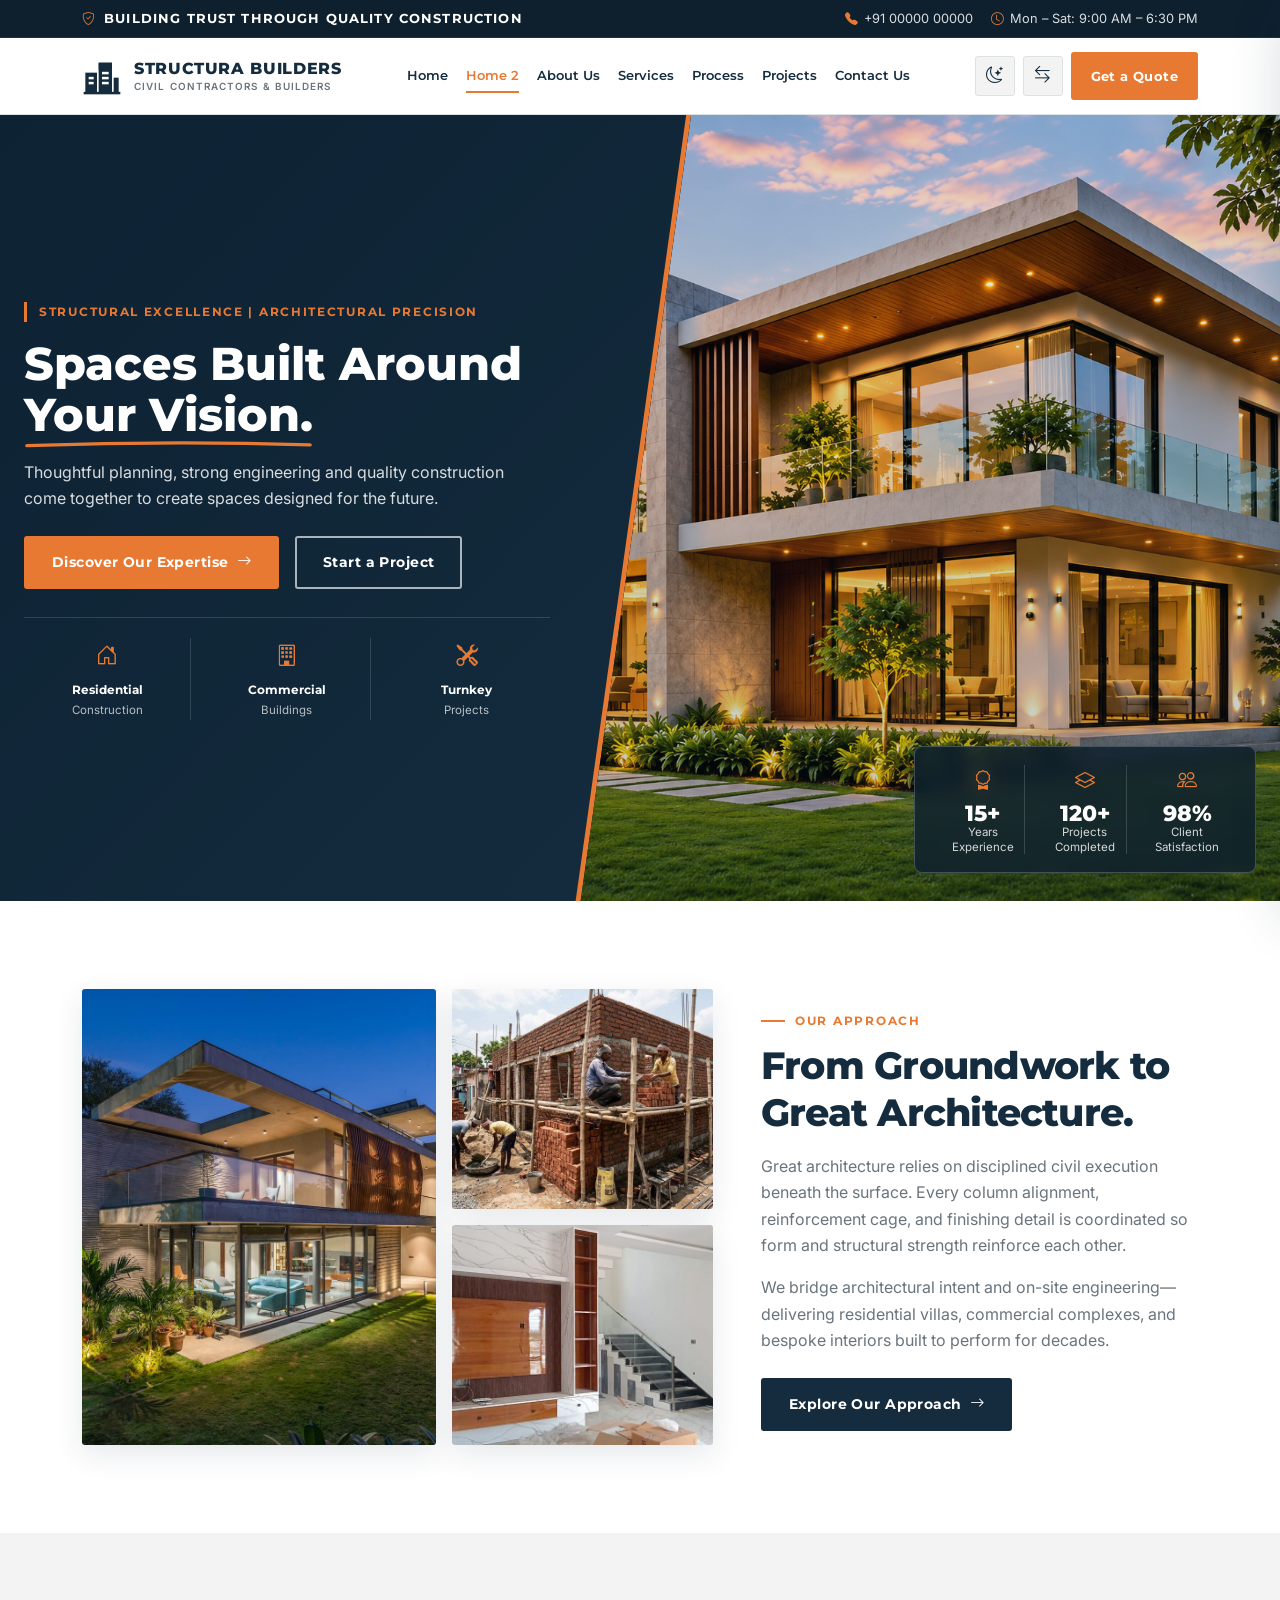
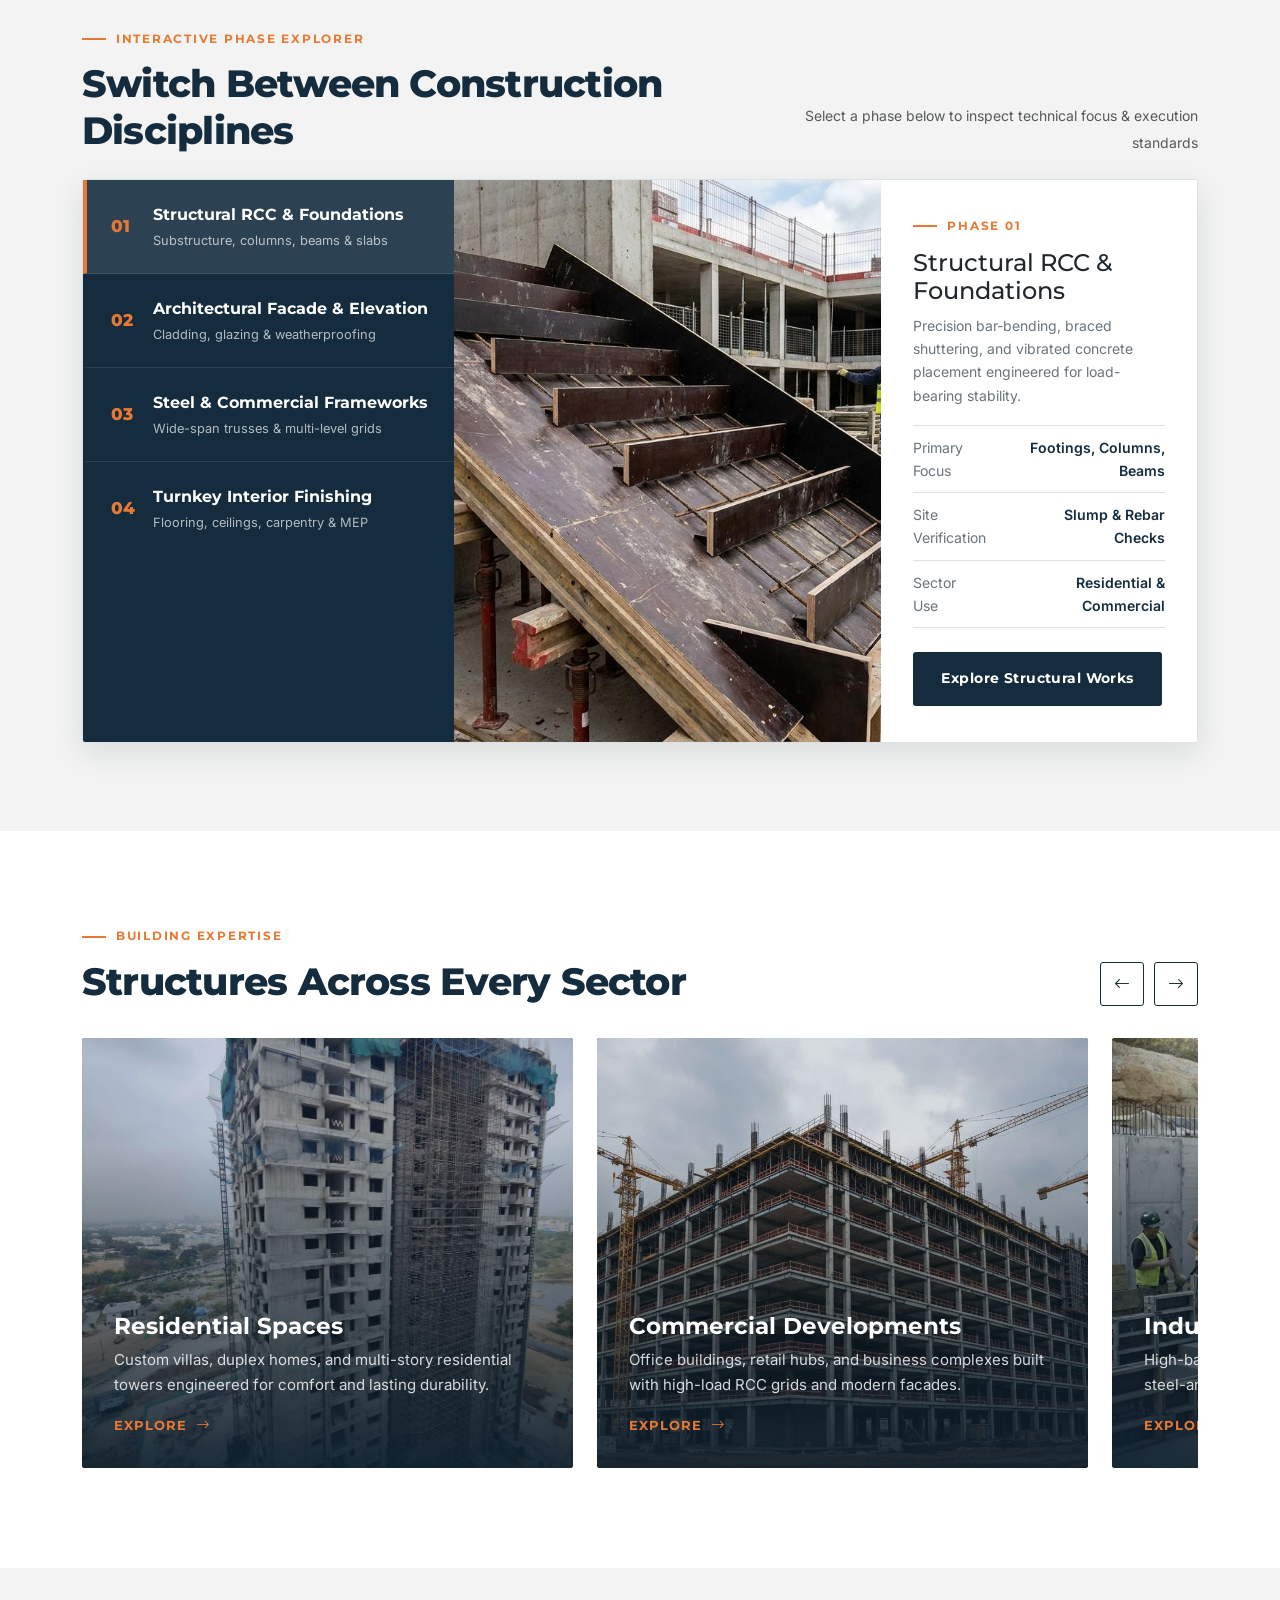
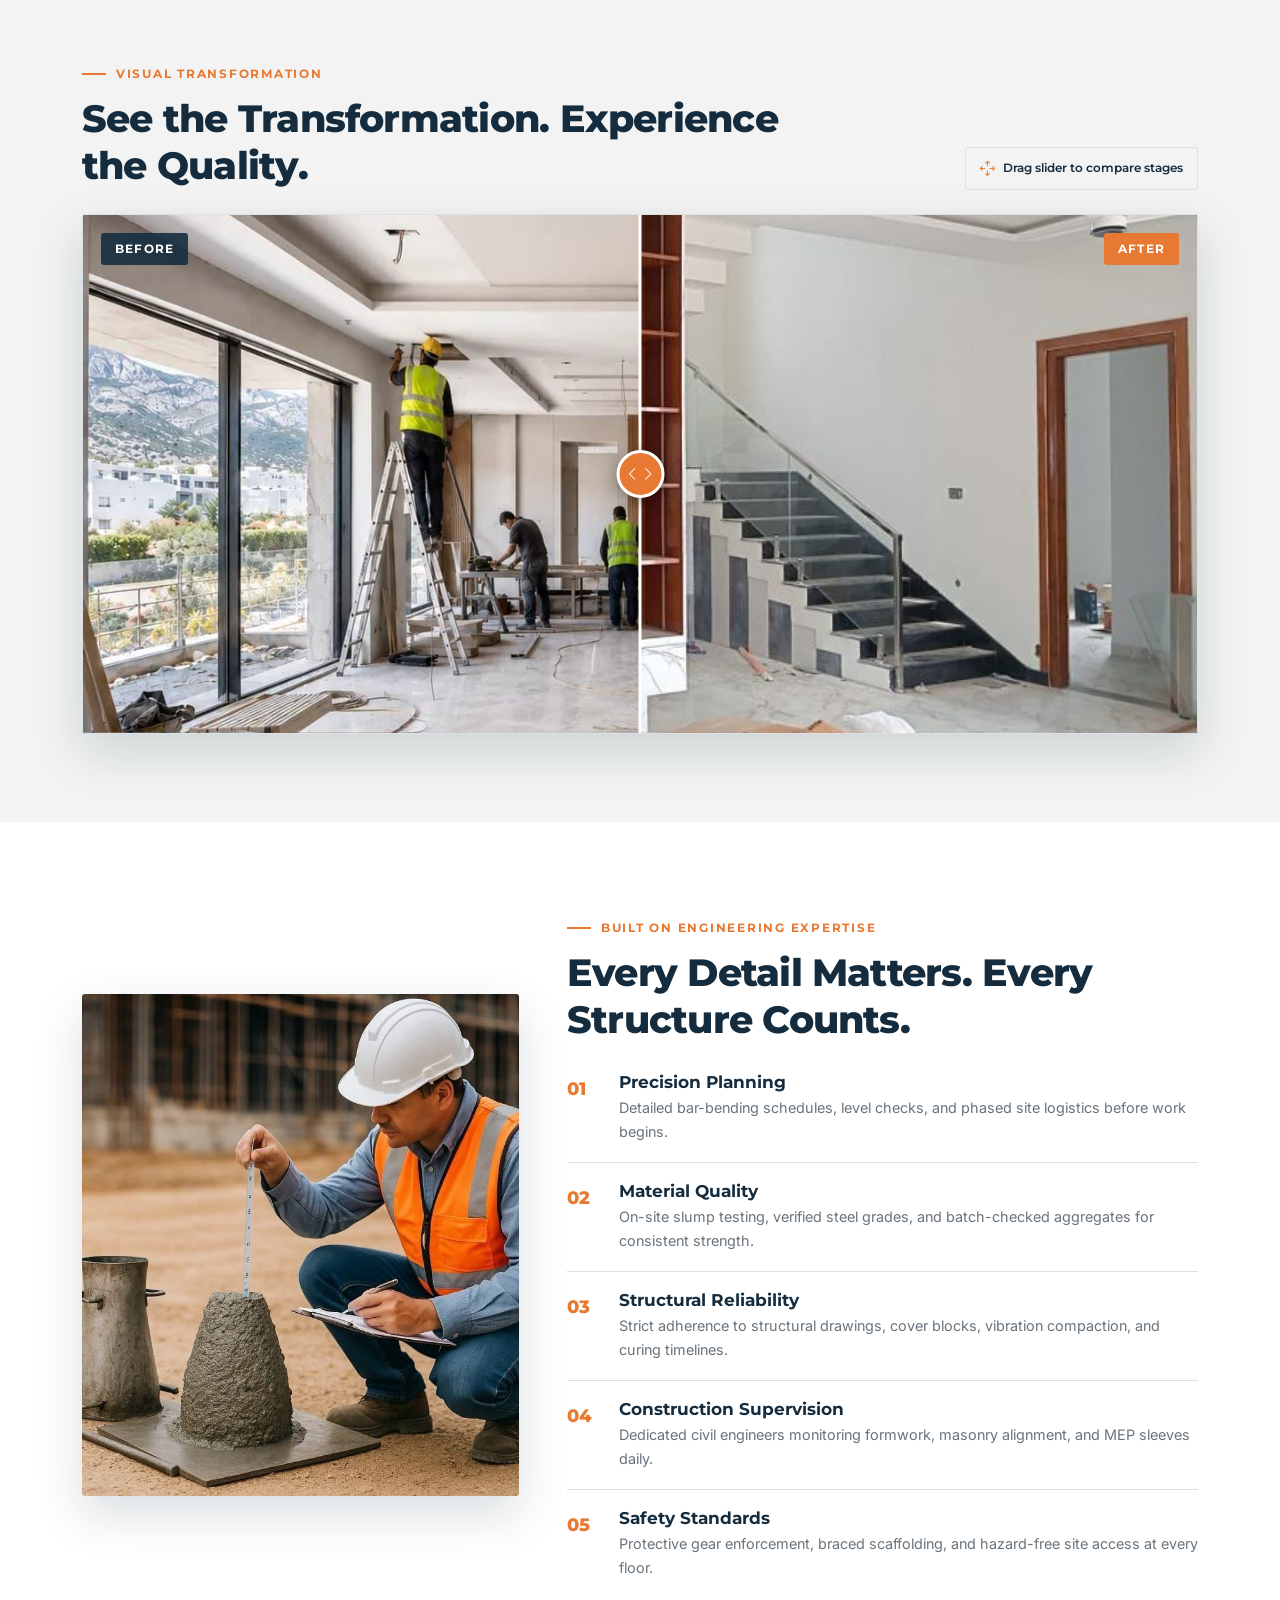
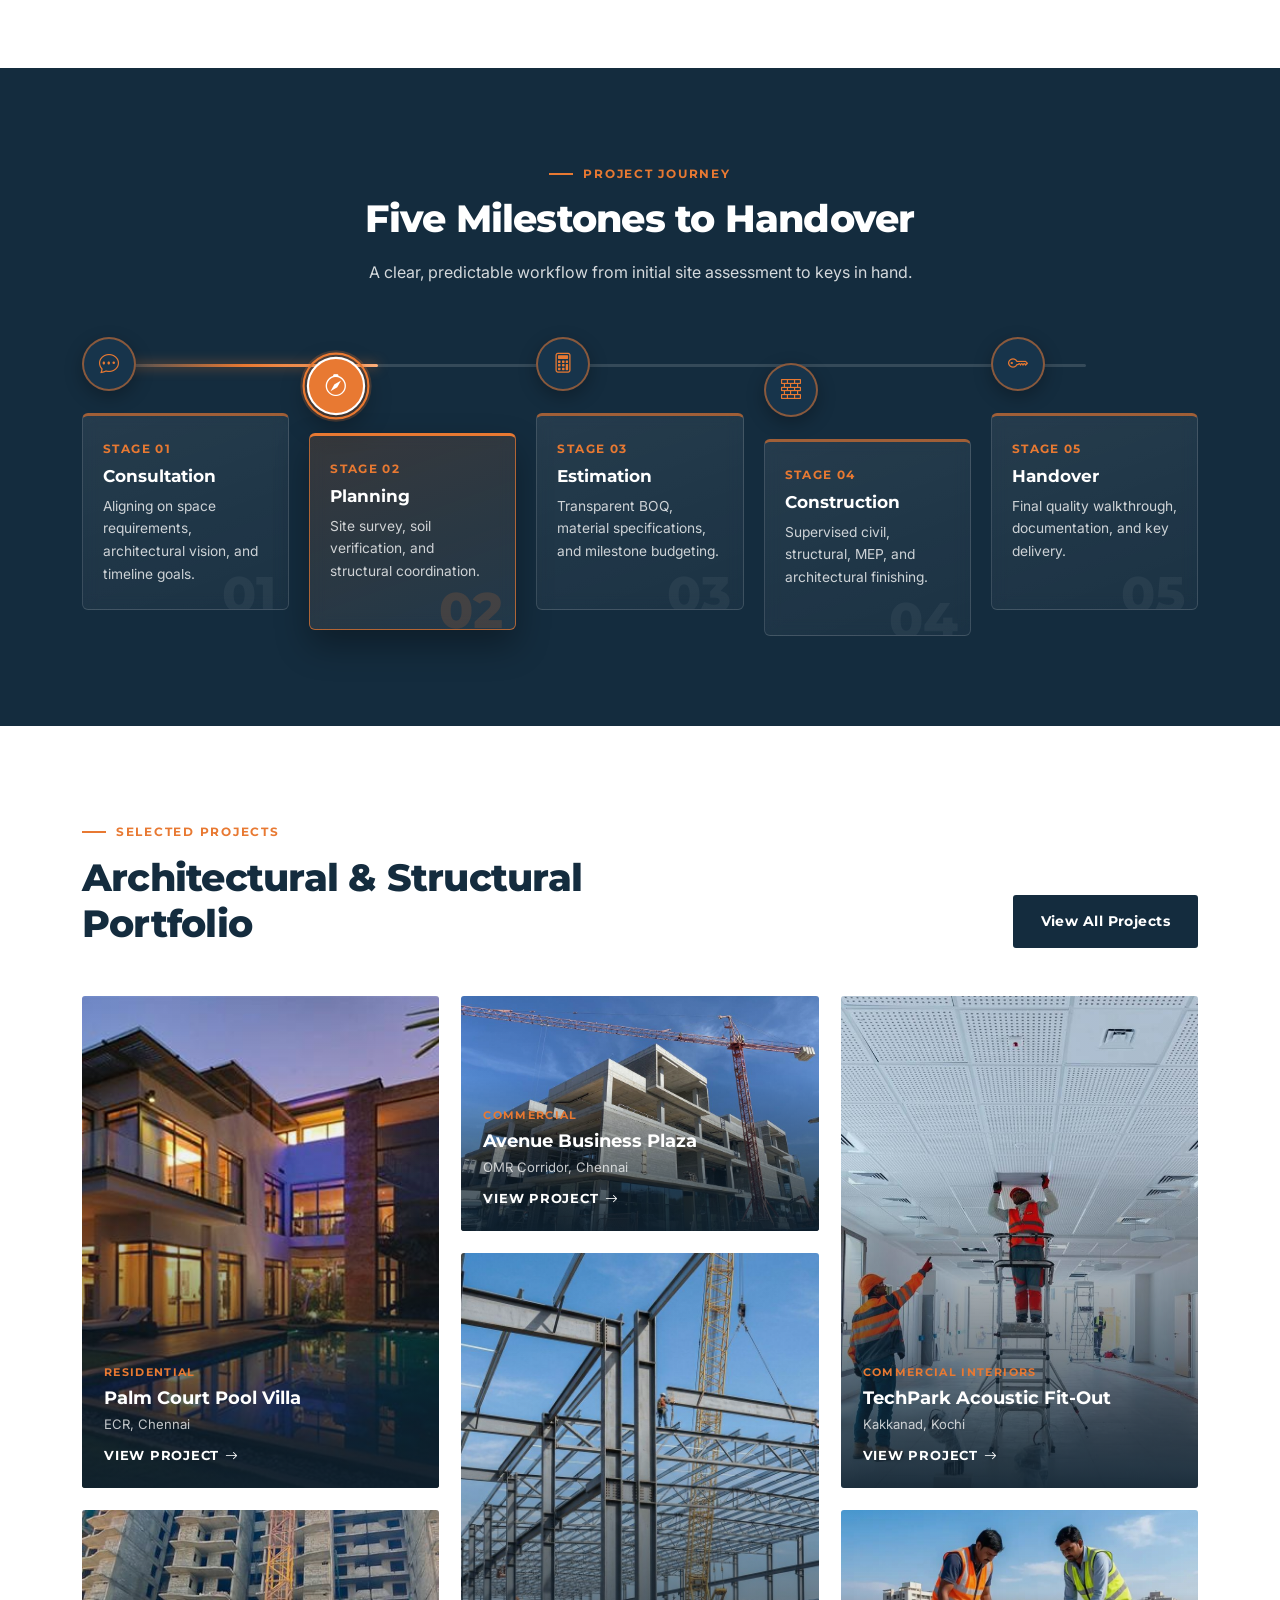
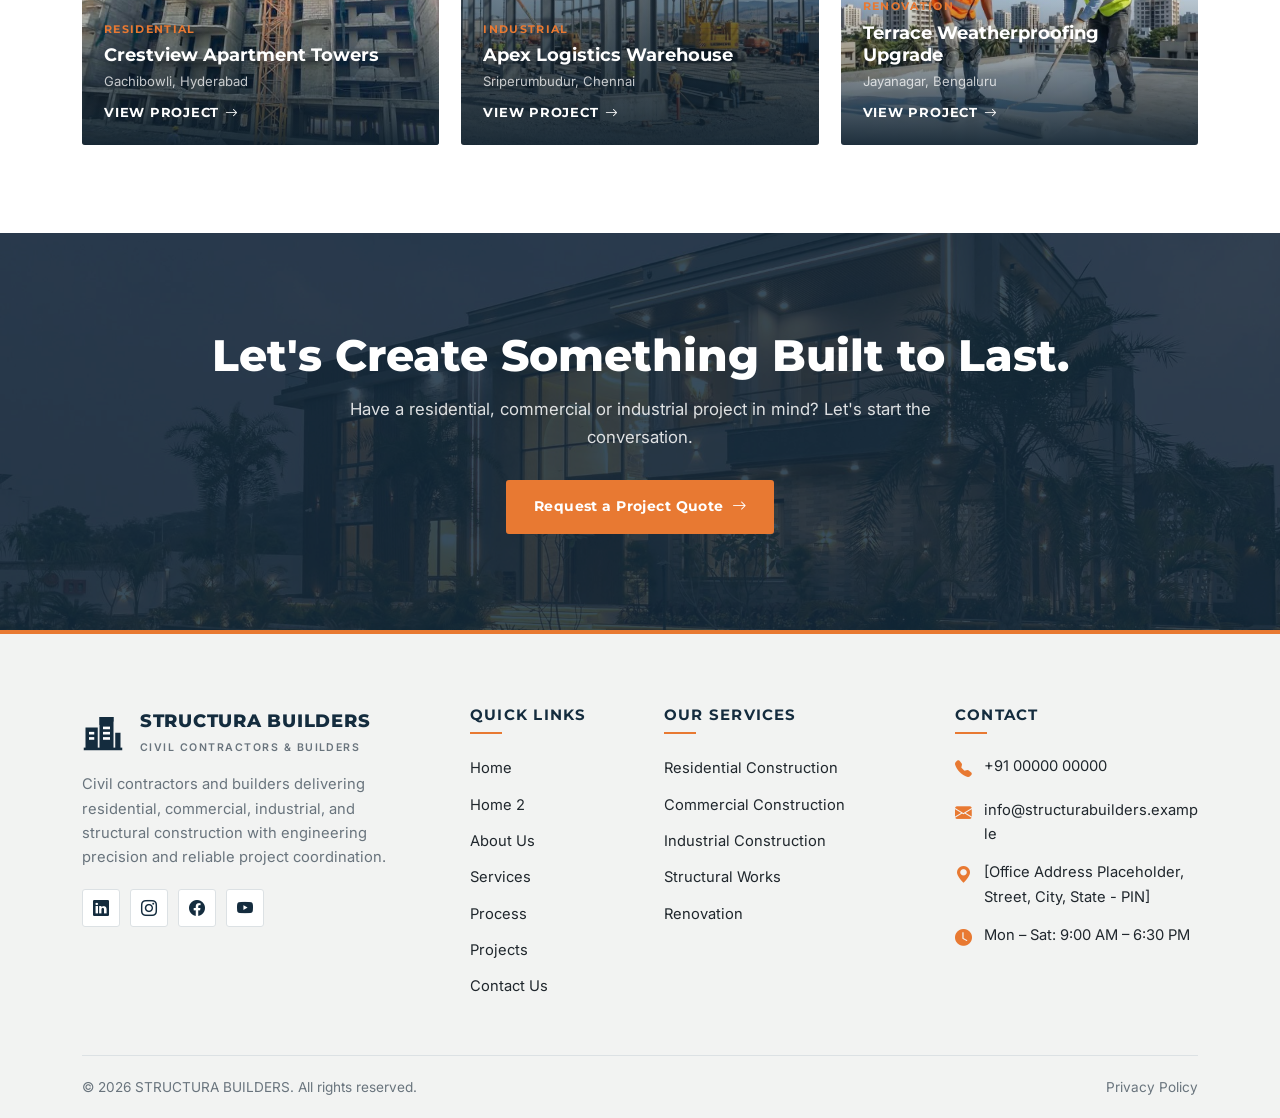
<file: home-2.html>
<!DOCTYPE html>
<html lang="en">
<head>
  <meta charset="UTF-8">
  <meta name="viewport" content="width=device-width, initial-scale=1.0">
  <title>Home 2 — Architectural Storytelling | STRUCTURA BUILDERS</title>
  <meta name="description" content="Explore STRUCTURA BUILDERS through architectural storytelling, building transformations, engineering processes, and selected structural projects.">
  <meta property="og:title" content="Home 2 — Architectural Storytelling | STRUCTURA BUILDERS">
  <meta property="og:description" content="Spaces built around your vision with structural excellence and architectural precision.">
  <meta property="og:type" content="website">
  <link rel="icon" type="image/svg+xml" href="assets/images/structura-logo.svg">

  <!-- Google Fonts -->
  <link rel="preconnect" href="https://fonts.googleapis.com">
  <link rel="preconnect" href="https://fonts.gstatic.com" crossorigin>
  <link href="https://fonts.googleapis.com/css2?family=Inter:wght@400;500;600&family=Montserrat:wght@600;700;800&display=swap" rel="stylesheet">

  <!-- Bootstrap 5 & Bootstrap Icons CDN -->
  <link href="https://cdn.jsdelivr.net/npm/bootstrap@5.3.3/dist/css/bootstrap.min.css" rel="stylesheet">
  <link href="https://cdn.jsdelivr.net/npm/bootstrap-icons@1.11.3/font/bootstrap-icons.min.css" rel="stylesheet">

  <!-- Custom Styles -->
  <link rel="stylesheet" href="assets/css/style.css">
</head>
<body>
  <a href="#mainContent" class="skip-link">Skip to main content</a>

  <!-- Top Announcement Bar -->
  <div class="top-announcement">
    <div class="container">
      <div class="announcement-inner">
        <div class="announcement-tagline">
          <i class="bi bi-shield-check" aria-hidden="true"></i>
          <span>BUILDING TRUST THROUGH QUALITY CONSTRUCTION</span>
        </div>
        <div class="announcement-meta">
          <a href="tel:+910000000000"><i class="bi bi-telephone-fill" aria-hidden="true"></i> +91 00000 00000</a>
          <span class="hours-item"><i class="bi bi-clock" aria-hidden="true"></i> Mon – Sat: 9:00 AM – 6:30 PM</span>
        </div>
      </div>
    </div>
  </div>

  <!-- Main Sticky Header -->
  <header class="site-header" id="siteHeader">
    <div class="container">
      <div class="navbar-wrap">
        <a href="index.html" class="brand-lockup" aria-label="STRUCTURA BUILDERS Home">
          <img src="assets/images/structura-logo.svg" alt="STRUCTURA BUILDERS Logo" width="40" height="40">
          <span class="brand-text">
            <span class="brand-name">STRUCTURA BUILDERS</span>
            <span class="brand-sub">Civil Contractors &amp; Builders</span>
          </span>
        </a>

        <nav aria-label="Primary Navigation">
          <ul class="desktop-nav">
            <li><a href="index.html" class="nav-link-item">Home</a></li>
            <li><a href="home-2.html" class="nav-link-item active" aria-current="page">Home 2</a></li>
            <li><a href="about.html" class="nav-link-item">About Us</a></li>
            <li><a href="services.html" class="nav-link-item">Services</a></li>
            <li><a href="process.html" class="nav-link-item">Process</a></li>
            <li><a href="projects.html" class="nav-link-item">Projects</a></li>
            <li><a href="contact.html" class="nav-link-item">Contact Us</a></li>
          </ul>
        </nav>

        <div class="header-cta">
          <button type="button" class="theme-toggle-btn" data-theme-toggle aria-pressed="false" aria-label="Toggle dark mode" title="Switch to Dark Mode">
            <i class="bi bi-moon-stars" aria-hidden="true"></i>
          </button>
          <button type="button" class="rtl-toggle-btn" data-rtl-toggle aria-pressed="false" aria-label="Toggle RTL layout" title="Switch to Right-to-Left (RTL)">
            <i class="bi bi-arrow-left-right" aria-hidden="true"></i>
          </button>
          <a href="contact.html#quote-form" class="btn-structura btn-primary-orange">Get a Quote</a>
          <button type="button" class="hamburger-btn" id="mobileMenuBtn" aria-label="Open navigation menu" aria-expanded="false" aria-controls="mobileNavDrawer">
            <i class="bi bi-list" aria-hidden="true"></i>
          </button>
        </div>
      </div>
    </div>
  </header>

  <!-- Mobile Navigation Drawer -->
  <div class="mobile-nav-backdrop" id="mobileNavBackdrop"></div>
  <aside class="mobile-nav-drawer" id="mobileNavDrawer" aria-label="Mobile Navigation" aria-hidden="true">
    <div class="mobile-drawer-header">
      <span class="brand-name">STRUCTURA BUILDERS</span>
      <button type="button" class="mobile-close-btn" id="mobileCloseBtn" aria-label="Close navigation menu">
        <i class="bi bi-x-lg" aria-hidden="true"></i>
      </button>
    </div>
    <ul class="mobile-nav-list">
      <li><a href="index.html">Home <i class="bi bi-chevron-right" aria-hidden="true"></i></a></li>
      <li><a href="home-2.html" class="active">Home 2 <i class="bi bi-chevron-right" aria-hidden="true"></i></a></li>
      <li><a href="about.html">About Us <i class="bi bi-chevron-right" aria-hidden="true"></i></a></li>
      <li><a href="services.html">Services <i class="bi bi-chevron-right" aria-hidden="true"></i></a></li>
      <li><a href="process.html">Process <i class="bi bi-chevron-right" aria-hidden="true"></i></a></li>
      <li><a href="projects.html">Projects <i class="bi bi-chevron-right" aria-hidden="true"></i></a></li>
      <li><a href="contact.html">Contact Us <i class="bi bi-chevron-right" aria-hidden="true"></i></a></li>
    </ul>
    <div class="mobile-drawer-footer">
      <div class="mobile-drawer-controls">
        <button type="button" class="theme-toggle-btn" data-theme-toggle aria-pressed="false" aria-label="Toggle dark mode">
          <i class="bi bi-moon-stars" aria-hidden="true"></i>
          <span>Theme</span>
        </button>
        <button type="button" class="rtl-toggle-btn" data-rtl-toggle aria-pressed="false" aria-label="Toggle RTL layout">
          <i class="bi bi-arrow-left-right" aria-hidden="true"></i>
          <span>RTL / LTR</span>
        </button>
      </div>
      <a href="contact.html#quote-form" class="btn-structura btn-primary-orange w-100">Get a Quote</a>
    </div>
  </aside>

  <main id="mainContent">
    <!-- Section 1: Diagonal Split Architectural Hero -->
    <section class="h2-hero">
      <div class="h2-hero-bg" style="background-image: url('assets/images/h2.png');" aria-hidden="true"></div>

      <div class="h2-hero-diagonal">
        <div class="h2-hero-box">
          <div class="h2-hero-eyebrow">STRUCTURAL EXCELLENCE | ARCHITECTURAL PRECISION</div>
          <h1>Spaces Built Around <span class="h2-underline-accent">Your Vision.<svg class="h2-underline-svg" viewBox="0 0 260 12" preserveAspectRatio="none" aria-hidden="true"><path d="M 3 8 Q 130 2 257 7" fill="none" stroke="#E87932" stroke-width="4" stroke-linecap="round"/></svg></span></h1>
          <p>Thoughtful planning, strong engineering and quality construction come together to create spaces designed for the future.</p>
          <div class="d-flex flex-wrap gap-3">
            <a href="#building-expertise" class="btn-structura btn-primary-orange">
              Discover Our Expertise <i class="bi bi-arrow-right" aria-hidden="true"></i>
            </a>
            <a href="contact.html#quote-form" class="btn-structura btn-outline-light">
              Start a Project
            </a>
          </div>

          <div class="h2-hero-pillars">
            <div class="h2-hero-pillar">
              <i class="bi bi-house-door" aria-hidden="true"></i>
              <strong>Residential</strong>
              <span>Construction</span>
            </div>
            <div class="h2-hero-pillar">
              <i class="bi bi-building" aria-hidden="true"></i>
              <strong>Commercial</strong>
              <span>Buildings</span>
            </div>
            <div class="h2-hero-pillar">
              <i class="bi bi-tools" aria-hidden="true"></i>
              <strong>Turnkey</strong>
              <span>Projects</span>
            </div>
          </div>
        </div>
      </div>

      <div class="h2-hero-stats-card">
        <div class="h2-stat-item">
          <i class="bi bi-award" aria-hidden="true"></i>
          <div class="h2-stat-val">15+</div>
          <div class="h2-stat-lbl">Years<br>Experience</div>
        </div>
        <div class="h2-stat-item">
          <i class="bi bi-layers" aria-hidden="true"></i>
          <div class="h2-stat-val">120+</div>
          <div class="h2-stat-lbl">Projects<br>Completed</div>
        </div>
        <div class="h2-stat-item">
          <i class="bi bi-people" aria-hidden="true"></i>
          <div class="h2-stat-val">98%</div>
          <div class="h2-stat-lbl">Client<br>Satisfaction</div>
        </div>
      </div>
    </section>

    <!-- Section 2: Architectural Image Story (Creative Collage + Content) -->
    <section class="section-pad">
      <div class="container">
        <div class="row align-items-center g-5">
          <div class="col-lg-7" data-reveal>
            <div class="h2-collage">
              <div class="h2-collage-item is-tall">
                <img src="assets/images/blue-hour-villa.jpg" alt="Completed modern luxury villa at twilight">
              </div>
              <div class="h2-collage-item">
                <img src="assets/images/brick-masonry-team.jpg" alt="Masons executing structural brickwork on site">
              </div>
              <div class="h2-collage-item">
                <img src="assets/images/modern-living-staircase.jpg" alt="Modern interior living space with glass railing staircase">
              </div>
            </div>
          </div>
          <div class="col-lg-5" data-reveal>
            <div class="eyebrow">OUR APPROACH</div>
            <h2 class="section-title">From Groundwork to Great Architecture.</h2>
            <p>Great architecture relies on disciplined civil execution beneath the surface. Every column alignment, reinforcement cage, and finishing detail is coordinated so form and structural strength reinforce each other.</p>
            <p>We bridge architectural intent and on-site engineering—delivering residential villas, commercial complexes, and bespoke interiors built to perform for decades.</p>
            <a href="about.html" class="btn-structura btn-navy mt-2">
              Explore Our Approach <i class="bi bi-arrow-right" aria-hidden="true"></i>
            </a>
          </div>
        </div>
      </div>
    </section>

    <!-- Interactive Page-Changing Discipline Switcher -->
    <section class="section-pad bg-light-concrete">
      <div class="container">
        <div class="row align-items-end mb-4 g-3" data-reveal>
          <div class="col-lg-7">
            <div class="eyebrow">INTERACTIVE PHASE EXPLORER</div>
            <h2 class="section-title mb-0">Switch Between Construction Disciplines</h2>
          </div>
          <div class="col-lg-5 text-lg-end">
            <span class="small text-muted">Select a phase below to inspect technical focus &amp; execution standards</span>
          </div>
        </div>

        <div class="h2-switcher-wrap" data-reveal>
          <div class="row g-0">
            <div class="col-lg-4">
              <div class="h2-switcher-tabs" role="tablist" aria-label="Construction Disciplines">
                <button type="button" class="h2-switcher-tab is-active" role="tab" aria-selected="true" data-h2-tab="rcc">
                  <span class="h2-tab-num">01</span>
                  <span>
                    <span class="h2-tab-title">Structural RCC &amp; Foundations</span>
                    <span class="h2-tab-sub">Substructure, columns, beams &amp; slabs</span>
                  </span>
                </button>
                <button type="button" class="h2-switcher-tab" role="tab" aria-selected="false" data-h2-tab="facade">
                  <span class="h2-tab-num">02</span>
                  <span>
                    <span class="h2-tab-title">Architectural Facade &amp; Elevation</span>
                    <span class="h2-tab-sub">Cladding, glazing &amp; weatherproofing</span>
                  </span>
                </button>
                <button type="button" class="h2-switcher-tab" role="tab" aria-selected="false" data-h2-tab="industrial">
                  <span class="h2-tab-num">03</span>
                  <span>
                    <span class="h2-tab-title">Steel &amp; Commercial Frameworks</span>
                    <span class="h2-tab-sub">Wide-span trusses &amp; multi-level grids</span>
                  </span>
                </button>
                <button type="button" class="h2-switcher-tab" role="tab" aria-selected="false" data-h2-tab="interiors">
                  <span class="h2-tab-num">04</span>
                  <span>
                    <span class="h2-tab-title">Turnkey Interior Finishing</span>
                    <span class="h2-tab-sub">Flooring, ceilings, carpentry &amp; MEP</span>
                  </span>
                </button>
              </div>
            </div>

            <div class="col-lg-8">
              <div class="h2-switcher-stage">
                <div class="h2-switcher-panel is-active" role="tabpanel" data-h2-panel="rcc">
                  <div class="h2-panel-media">
                    <img src="assets/images/staircase-formwork.jpg" alt="RCC staircase formwork and steel reinforcement">
                  </div>
                  <div class="h2-panel-content">
                    <div class="eyebrow">PHASE 01</div>
                    <h3 class="h4 mb-2">Structural RCC &amp; Foundations</h3>
                    <p class="small mb-0">Precision bar-bending, braced shuttering, and vibrated concrete placement engineered for load-bearing stability.</p>
                    <ul class="h2-panel-specs">
                      <li><span>Primary Focus</span><span>Footings, Columns, Beams</span></li>
                      <li><span>Site Verification</span><span>Slump &amp; Rebar Checks</span></li>
                      <li><span>Sector Use</span><span>Residential &amp; Commercial</span></li>
                    </ul>
                    <a href="services.html#structural" class="btn-structura btn-navy align-self-start">Explore Structural Works</a>
                  </div>
                </div>

                <div class="h2-switcher-panel" role="tabpanel" data-h2-panel="facade" hidden>
                  <div class="h2-panel-media">
                    <img src="assets/images/corporate-glass-facade.jpg" alt="Modern commercial glass and composite facade">
                  </div>
                  <div class="h2-panel-content">
                    <div class="eyebrow">PHASE 02</div>
                    <h3 class="h4 mb-2">Architectural Facade &amp; Elevation</h3>
                    <p class="small mb-0">Clean elevation geometry combining curtain glazing, composite cladding, and exterior waterproofing layers.</p>
                    <ul class="h2-panel-specs">
                      <li><span>Primary Focus</span><span>Glazing &amp; Exterior Cladding</span></li>
                      <li><span>Site Verification</span><span>Plumb &amp; Sealant Alignment</span></li>
                      <li><span>Sector Use</span><span>Villas &amp; Office Hubs</span></li>
                    </ul>
                    <a href="projects.html" class="btn-structura btn-navy align-self-start">View Completed Facades</a>
                  </div>
                </div>

                <div class="h2-switcher-panel" role="tabpanel" data-h2-panel="industrial" hidden>
                  <div class="h2-panel-media">
                    <img src="assets/images/industrial-steel-frame.jpg" alt="Industrial warehouse steel portal frame construction">
                  </div>
                  <div class="h2-panel-content">
                    <div class="eyebrow">PHASE 03</div>
                    <h3 class="h4 mb-2">Steel &amp; Commercial Frameworks</h3>
                    <p class="small mb-0">High-clearance structural steel erection and heavy-duty RCC pedestals built for warehouses and business centers.</p>
                    <ul class="h2-panel-specs">
                      <li><span>Primary Focus</span><span>Portal Frames &amp; Trusses</span></li>
                      <li><span>Site Verification</span><span>Anchor Bolt &amp; Torque Checks</span></li>
                      <li><span>Sector Use</span><span>Warehouses &amp; Factories</span></li>
                    </ul>
                    <a href="services.html#industrial" class="btn-structura btn-navy align-self-start">Explore Industrial Scope</a>
                  </div>
                </div>

                <div class="h2-switcher-panel" role="tabpanel" data-h2-panel="interiors" hidden>
                  <div class="h2-panel-media">
                    <img src="assets/images/interior-finishing-site.jpg" alt="Interior ceiling, flooring, and carpentry finishing">
                  </div>
                  <div class="h2-panel-content">
                    <div class="eyebrow">PHASE 04</div>
                    <h3 class="h4 mb-2">Turnkey Interior Finishing</h3>
                    <p class="small mb-0">Coordinated gypsum ceilings, level marble and tile flooring, carpentry, and lighting integration ready for handover.</p>
                    <ul class="h2-panel-specs">
                      <li><span>Primary Focus</span><span>Flooring, Ceilings &amp; Woodwork</span></li>
                      <li><span>Site Verification</span><span>Level &amp; Snag-List Audit</span></li>
                      <li><span>Sector Use</span><span>Homes &amp; Commercial Suites</span></li>
                    </ul>
                    <a href="services.html#finishing" class="btn-structura btn-navy align-self-start">Explore Finishing Works</a>
                  </div>
                </div>
              </div>
            </div>
          </div>
        </div>
      </div>
    </section>

    <!-- Section 3: Building Expertise (Horizontal Scroll Gallery) -->
    <section id="building-expertise" class="section-pad">
      <div class="container">
        <div class="h2-gallery-header" data-reveal>
          <div>
            <div class="eyebrow">BUILDING EXPERTISE</div>
            <h2 class="section-title mb-0">Structures Across Every Sector</h2>
          </div>
          <div class="h2-scroll-controls">
            <button type="button" class="h2-scroll-btn" id="expertisePrev" aria-label="Scroll left">
              <i class="bi bi-arrow-left" aria-hidden="true"></i>
            </button>
            <button type="button" class="h2-scroll-btn" id="expertiseNext" aria-label="Scroll right">
              <i class="bi bi-arrow-right" aria-hidden="true"></i>
            </button>
          </div>
        </div>

        <div class="h2-horizontal-track" id="expertiseTrack" data-reveal>
          <article class="h2-expertise-panel">
            <img src="assets/images/twin-towers-rcc.jpg" alt="Multi-story residential apartment towers under construction">
            <div class="h2-expertise-overlay">
              <h3>Residential Spaces</h3>
              <p>Custom villas, duplex homes, and multi-story residential towers engineered for comfort and lasting durability.</p>
              <a href="services.html#residential" class="h2-expertise-link">Explore <i class="bi bi-arrow-right" aria-hidden="true"></i></a>
            </div>
          </article>

          <article class="h2-expertise-panel">
            <img src="assets/images/commercial-rcc-framework.jpg" alt="Large commercial RCC framework with tower cranes">
            <div class="h2-expertise-overlay">
              <h3>Commercial Developments</h3>
              <p>Office buildings, retail hubs, and business complexes built with high-load RCC grids and modern facades.</p>
              <a href="services.html#commercial" class="h2-expertise-link">Explore <i class="bi bi-arrow-right" aria-hidden="true"></i></a>
            </div>
          </article>

          <article class="h2-expertise-panel">
            <img src="assets/images/podium-concrete-formwork.jpg" alt="Heavy concrete podium and retaining wall formwork">
            <div class="h2-expertise-overlay">
              <h3>Industrial Structures</h3>
              <p>High-bay warehouses, factory floors, and heavy structural steel-and-concrete frameworks.</p>
              <a href="services.html#industrial" class="h2-expertise-link">Explore <i class="bi bi-arrow-right" aria-hidden="true"></i></a>
            </div>
          </article>

          <article class="h2-expertise-panel">
            <img src="assets/images/terrace-waterproofing-membrane.jpg" alt="Terrace waterproofing membrane installation by technicians">
            <div class="h2-expertise-overlay">
              <h3>Renovation &amp; Restoration</h3>
              <p>Structural strengthening, waterproofing systems, and complete interior-exterior building upgrades.</p>
              <a href="services.html#renovation" class="h2-expertise-link">Explore <i class="bi bi-arrow-right" aria-hidden="true"></i></a>
            </div>
          </article>
        </div>
      </div>
    </section>

    <!-- Section 4: Building Transformation (Before / After Gallery) -->
    <section class="section-pad bg-light-concrete">
      <div class="container">
        <div class="row align-items-end mb-4 g-3" data-reveal>
          <div class="col-lg-8">
            <div class="eyebrow">VISUAL TRANSFORMATION</div>
            <h2 class="section-title mb-0">See the Transformation. Experience the Quality.</h2>
          </div>
          <div class="col-lg-4 text-lg-end">
            <span class="ba-hint-badge"><i class="bi bi-arrows-move" aria-hidden="true"></i> Drag slider to compare stages</span>
          </div>
        </div>

        <div class="ba-slider" data-ba-slider data-reveal aria-label="Interior finishing before and after comparison">
          <div class="ba-img-wrap">
            <img src="assets/images/modern-living-staircase.jpg" alt="Completed modern interior living room and staircase">
          </div>
          <div class="ba-img-wrap ba-before-wrap">
            <img src="assets/images/interior-finishing-site.jpg" alt="Interior space during ceiling, flooring, and carpentry finishing">
          </div>
          <span class="ba-label ba-label-before">Before</span>
          <span class="ba-label ba-label-after">After</span>
          <div class="ba-divider">
            <div class="ba-handle" role="slider" tabindex="0" aria-label="Comparison divider" aria-valuemin="4" aria-valuemax="96" aria-valuenow="50">
              <i class="bi bi-chevron-left" aria-hidden="true"></i>
              <i class="bi bi-chevron-right" aria-hidden="true"></i>
            </div>
          </div>
        </div>
      </div>
    </section>

    <!-- Section 5: Engineering Excellence (Editorial Photo + Vertical Numbered List) -->
    <section class="section-pad">
      <div class="container">
        <div class="row align-items-center g-5">
          <div class="col-lg-5" data-reveal>
            <img src="assets/images/concrete-slump-test.jpg" class="h2-eng-photo" alt="Civil engineer conducting an on-site concrete slump test with clipboard">
          </div>
          <div class="col-lg-7" data-reveal>
            <div class="eyebrow">BUILT ON ENGINEERING EXPERTISE</div>
            <h2 class="section-title">Every Detail Matters. Every Structure Counts.</h2>
            <ol class="h2-numbered-list">
              <li class="h2-numbered-item">
                <span class="h2-num-badge">01</span>
                <div>
                  <h3>Precision Planning</h3>
                  <p>Detailed bar-bending schedules, level checks, and phased site logistics before work begins.</p>
                </div>
              </li>
              <li class="h2-numbered-item">
                <span class="h2-num-badge">02</span>
                <div>
                  <h3>Material Quality</h3>
                  <p>On-site slump testing, verified steel grades, and batch-checked aggregates for consistent strength.</p>
                </div>
              </li>
              <li class="h2-numbered-item">
                <span class="h2-num-badge">03</span>
                <div>
                  <h3>Structural Reliability</h3>
                  <p>Strict adherence to structural drawings, cover blocks, vibration compaction, and curing timelines.</p>
                </div>
              </li>
              <li class="h2-numbered-item">
                <span class="h2-num-badge">04</span>
                <div>
                  <h3>Construction Supervision</h3>
                  <p>Dedicated civil engineers monitoring formwork, masonry alignment, and MEP sleeves daily.</p>
                </div>
              </li>
              <li class="h2-numbered-item">
                <span class="h2-num-badge">05</span>
                <div>
                  <h3>Safety Standards</h3>
                  <p>Protective gear enforcement, braced scaffolding, and hazard-free site access at every floor.</p>
                </div>
              </li>
            </ol>
          </div>
        </div>
      </div>
    </section>

    <!-- Section 6: Project Journey (5-Stage Timeline) -->
    <section class="section-pad bg-navy">
      <div class="container">
        <div class="text-lg-center mx-auto" style="max-width: 640px;" data-reveal>
          <div class="eyebrow">PROJECT JOURNEY</div>
          <h2 class="section-title">Five Milestones to Handover</h2>
          <p class="mb-0">A clear, predictable workflow from initial site assessment to keys in hand.</p>
        </div>

        <div class="h2-journey-grid" data-reveal>
          <div class="h2-journey-step">
            <div class="h2-journey-icon"><i class="bi bi-chat-dots" aria-hidden="true"></i></div>
            <div class="h2-journey-card">
              <div class="step-tag">Stage 01</div>
              <h3>Consultation</h3>
              <p>Aligning on space requirements, architectural vision, and timeline goals.</p>
            </div>
          </div>
          <div class="h2-journey-step">
            <div class="h2-journey-icon"><i class="bi bi-compass" aria-hidden="true"></i></div>
            <div class="h2-journey-card">
              <div class="step-tag">Stage 02</div>
              <h3>Planning</h3>
              <p>Site survey, soil verification, and structural coordination.</p>
            </div>
          </div>
          <div class="h2-journey-step">
            <div class="h2-journey-icon"><i class="bi bi-calculator" aria-hidden="true"></i></div>
            <div class="h2-journey-card">
              <div class="step-tag">Stage 03</div>
              <h3>Estimation</h3>
              <p>Transparent BOQ, material specifications, and milestone budgeting.</p>
            </div>
          </div>
          <div class="h2-journey-step">
            <div class="h2-journey-icon"><i class="bi bi-bricks" aria-hidden="true"></i></div>
            <div class="h2-journey-card">
              <div class="step-tag">Stage 04</div>
              <h3>Construction</h3>
              <p>Supervised civil, structural, MEP, and architectural finishing.</p>
            </div>
          </div>
          <div class="h2-journey-step">
            <div class="h2-journey-icon"><i class="bi bi-key" aria-hidden="true"></i></div>
            <div class="h2-journey-card">
              <div class="step-tag">Stage 05</div>
              <h3>Handover</h3>
              <p>Final quality walkthrough, documentation, and key delivery.</p>
            </div>
          </div>
        </div>
      </div>
    </section>

    <!-- Section 7: Selected Projects (Asymmetric Masonry Grid — Distinct Photos) -->
    <section class="section-pad">
      <div class="container">
        <div class="row align-items-end mb-5 g-3" data-reveal>
          <div class="col-lg-7">
            <div class="eyebrow">SELECTED PROJECTS</div>
            <h2 class="section-title mb-0">Architectural &amp; Structural Portfolio</h2>
          </div>
          <div class="col-lg-5 text-lg-end">
            <a href="projects.html" class="btn-structura btn-navy">View All Projects</a>
          </div>
        </div>

        <div class="h2-masonry" data-reveal>
          <article class="h2-masonry-card tall">
            <img src="assets/images/resort-villa-sunset.jpg" alt="Completed resort-style luxury villa with swimming pool at sunset">
            <div class="h2-masonry-caption">
              <span class="h2-masonry-cat">Residential</span>
              <h3>Palm Court Pool Villa</h3>
              <div class="h2-masonry-loc">ECR, Chennai</div>
              <a href="projects.html" class="h2-masonry-link">View Project <i class="bi bi-arrow-right" aria-hidden="true"></i></a>
            </div>
          </article>

          <article class="h2-masonry-card wide">
            <img src="assets/images/apartment-facade-crane.jpg" alt="High-rise residential apartment facade under construction">
            <div class="h2-masonry-caption">
              <span class="h2-masonry-cat">Residential</span>
              <h3>Crestview Apartment Towers</h3>
              <div class="h2-masonry-loc">Gachibowli, Hyderabad</div>
              <a href="projects.html" class="h2-masonry-link">View Project <i class="bi bi-arrow-right" aria-hidden="true"></i></a>
            </div>
          </article>

          <article class="h2-masonry-card wide">
            <img src="assets/images/commercial-complex-site.jpg" alt="Commercial complex structure with tower crane">
            <div class="h2-masonry-caption">
              <span class="h2-masonry-cat">Commercial</span>
              <h3>Avenue Business Plaza</h3>
              <div class="h2-masonry-loc">OMR Corridor, Chennai</div>
              <a href="projects.html" class="h2-masonry-link">View Project <i class="bi bi-arrow-right" aria-hidden="true"></i></a>
            </div>
          </article>

          <article class="h2-masonry-card tall">
            <img src="assets/images/industrial-steel-frame.jpg" alt="Industrial warehouse steel portal frame construction">
            <div class="h2-masonry-caption">
              <span class="h2-masonry-cat">Industrial</span>
              <h3>Apex Logistics Warehouse</h3>
              <div class="h2-masonry-loc">Sriperumbudur, Chennai</div>
              <a href="projects.html" class="h2-masonry-link">View Project <i class="bi bi-arrow-right" aria-hidden="true"></i></a>
            </div>
          </article>

          <article class="h2-masonry-card wide">
            <img src="assets/images/false-ceiling-work.jpg" alt="Commercial interior acoustic ceiling and lighting installation">
            <div class="h2-masonry-caption">
              <span class="h2-masonry-cat">Commercial Interiors</span>
              <h3>TechPark Acoustic Fit-Out</h3>
              <div class="h2-masonry-loc">Kakkanad, Kochi</div>
              <a href="projects.html" class="h2-masonry-link">View Project <i class="bi bi-arrow-right" aria-hidden="true"></i></a>
            </div>
          </article>

          <article class="h2-masonry-card wide">
            <img src="assets/images/roof-waterproofing-coat.jpg" alt="Roof waterproofing and heat-reflective coating application">
            <div class="h2-masonry-caption">
              <span class="h2-masonry-cat">Renovation</span>
              <h3>Terrace Weatherproofing Upgrade</h3>
              <div class="h2-masonry-loc">Jayanagar, Bengaluru</div>
              <a href="projects.html" class="h2-masonry-link">View Project <i class="bi bi-arrow-right" aria-hidden="true"></i></a>
            </div>
          </article>
        </div>
      </div>
    </section>

    <!-- Section 8: Closing CTA -->
    <section class="closing-cta" style="background-image: url('assets/images/twilight-luxury-villa.jpg');">
      <div class="container" data-reveal>
        <h2>Let's Create Something Built to Last.</h2>
        <p>Have a residential, commercial or industrial project in mind? Let's start the conversation.</p>
        <a href="contact.html#quote-form" class="btn-structura btn-primary-orange">
          Request a Project Quote <i class="bi bi-arrow-right" aria-hidden="true"></i>
        </a>
      </div>
    </section>
  </main>

  <!-- Global Footer -->
  <footer class="site-footer">
    <div class="container">
      <div class="row g-4 g-lg-5">
        <div class="col-lg-4">
          <div class="footer-brand d-flex align-items-center gap-3">
            <img src="assets/images/structura-logo.svg" alt="STRUCTURA BUILDERS Logo" width="42" height="42">
            <div>
              <div class="footer-brand-name">STRUCTURA BUILDERS</div>
              <div class="footer-tagline">Civil Contractors &amp; Builders</div>
            </div>
          </div>
          <p class="footer-desc">Civil contractors and builders delivering residential, commercial, industrial, and structural construction with engineering precision and reliable project coordination.</p>
          <div class="footer-socials">
            <a href="contact.html" aria-label="LinkedIn placeholder"><i class="bi bi-linkedin" aria-hidden="true"></i></a>
            <a href="contact.html" aria-label="Instagram placeholder"><i class="bi bi-instagram" aria-hidden="true"></i></a>
            <a href="contact.html" aria-label="Facebook placeholder"><i class="bi bi-facebook" aria-hidden="true"></i></a>
            <a href="contact.html" aria-label="YouTube placeholder"><i class="bi bi-youtube" aria-hidden="true"></i></a>
          </div>
        </div>

        <div class="col-sm-6 col-lg-2">
          <h3 class="footer-heading">Quick Links</h3>
          <ul class="footer-links">
            <li><a href="index.html">Home</a></li>
            <li><a href="home-2.html">Home 2</a></li>
            <li><a href="about.html">About Us</a></li>
            <li><a href="services.html">Services</a></li>
            <li><a href="process.html">Process</a></li>
            <li><a href="projects.html">Projects</a></li>
            <li><a href="contact.html">Contact Us</a></li>
          </ul>
        </div>

        <div class="col-sm-6 col-lg-3">
          <h3 class="footer-heading">Our Services</h3>
          <ul class="footer-links">
            <li><a href="services.html#residential">Residential Construction</a></li>
            <li><a href="services.html#commercial">Commercial Construction</a></li>
            <li><a href="services.html#industrial">Industrial Construction</a></li>
            <li><a href="services.html#structural">Structural Works</a></li>
            <li><a href="services.html#renovation">Renovation</a></li>
          </ul>
        </div>

        <div class="col-lg-3">
          <h3 class="footer-heading">Contact</h3>
          <ul class="footer-contact-list">
            <li><i class="bi bi-telephone-fill" aria-hidden="true"></i> <span>+91 00000 00000</span></li>
            <li><i class="bi bi-envelope-fill" aria-hidden="true"></i> <span>info@structurabuilders.example</span></li>
            <li><i class="bi bi-geo-alt-fill" aria-hidden="true"></i> <span>[Office Address Placeholder, Street, City, State - PIN]</span></li>
            <li><i class="bi bi-clock-fill" aria-hidden="true"></i> <span>Mon – Sat: 9:00 AM – 6:30 PM</span></li>
          </ul>
        </div>
      </div>

      <div class="footer-bottom">
        <div class="footer-bottom-inner">
          <div>&copy; 2026 STRUCTURA BUILDERS. All rights reserved.</div>
          <div class="footer-bottom-actions">
            <a href="contact.html#privacy-note">Privacy Policy</a>
          </div>
        </div>
      </div>
    </div>
  </footer>

  <!-- Floating Back to Top Icon -->
  <button type="button" class="floating-back-to-top" id="backToTop" aria-label="Back to top">
    <i class="bi bi-arrow-up" aria-hidden="true"></i>
  </button>

  <!-- Scripts -->
  <script src="https://cdn.jsdelivr.net/npm/bootstrap@5.3.3/dist/js/bootstrap.bundle.min.js"></script>
  <script src="assets/js/main.js"></script>
</body>
</html>
</file>
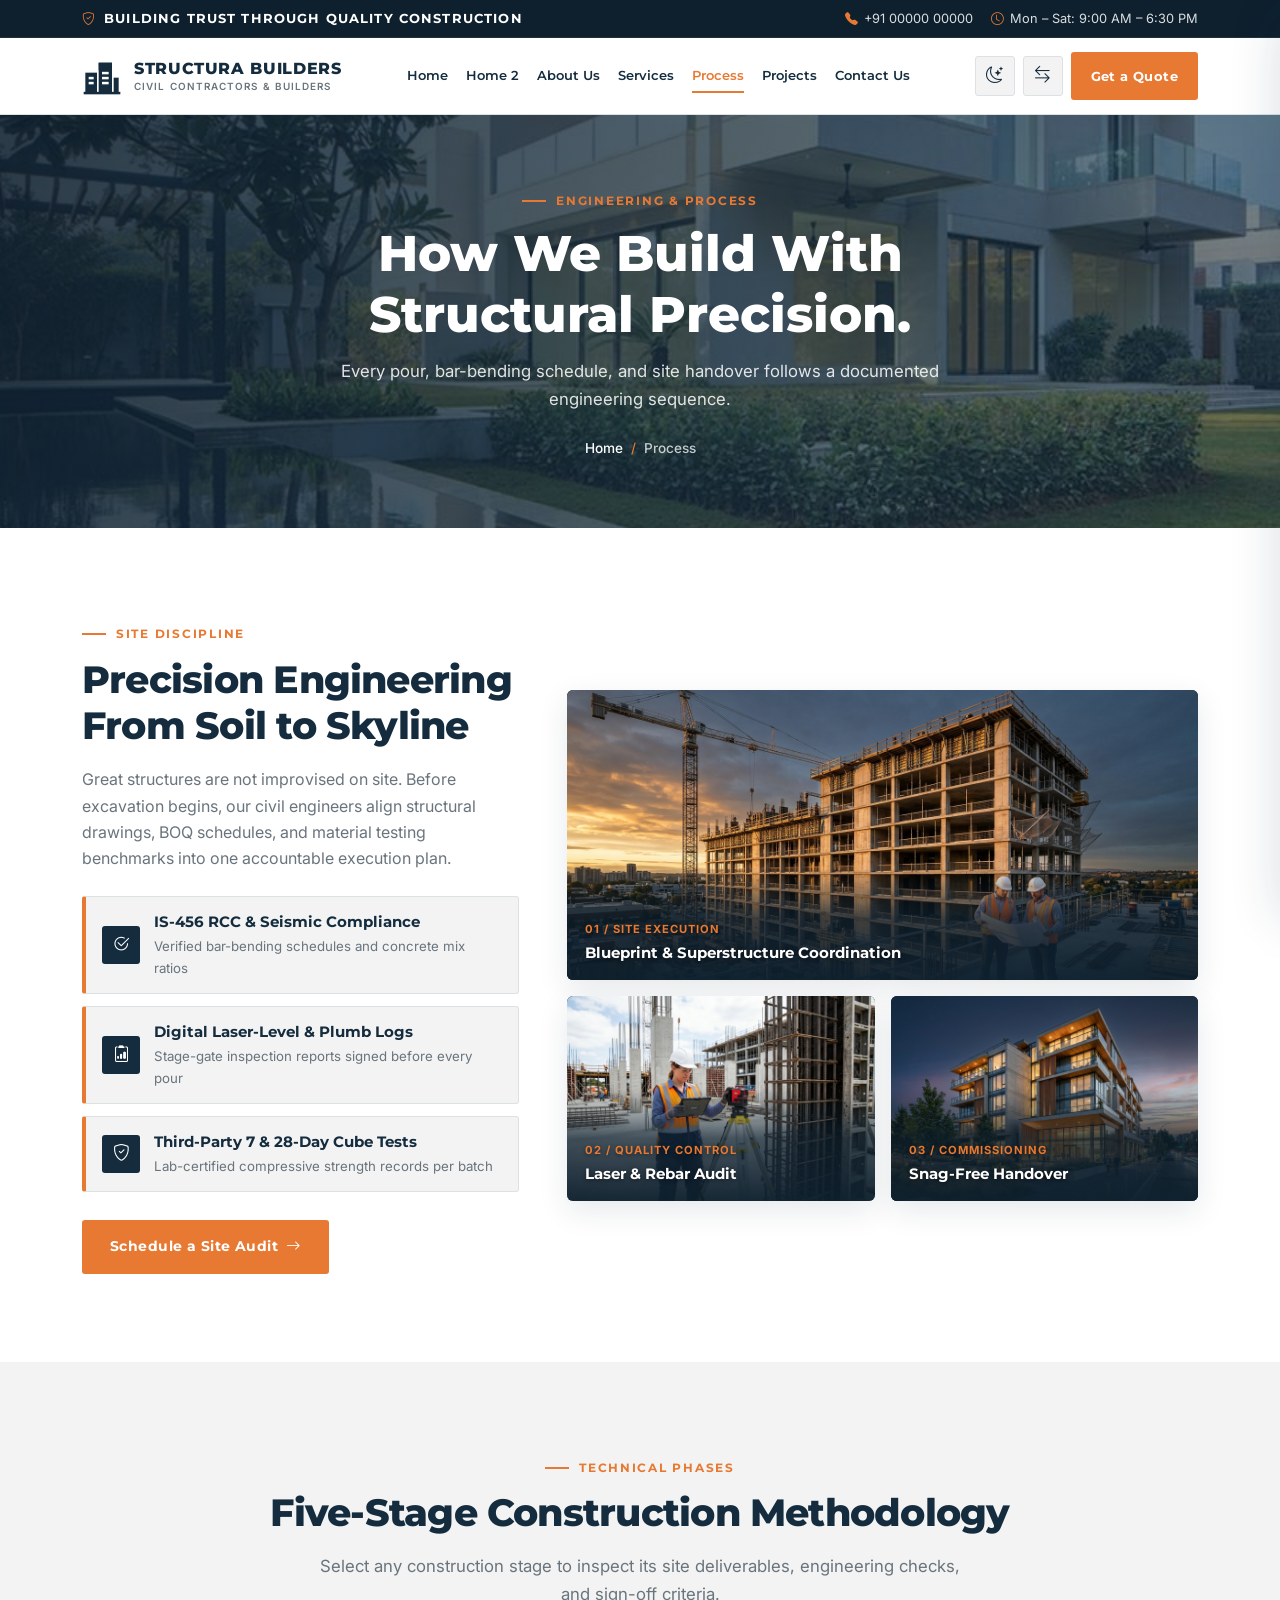
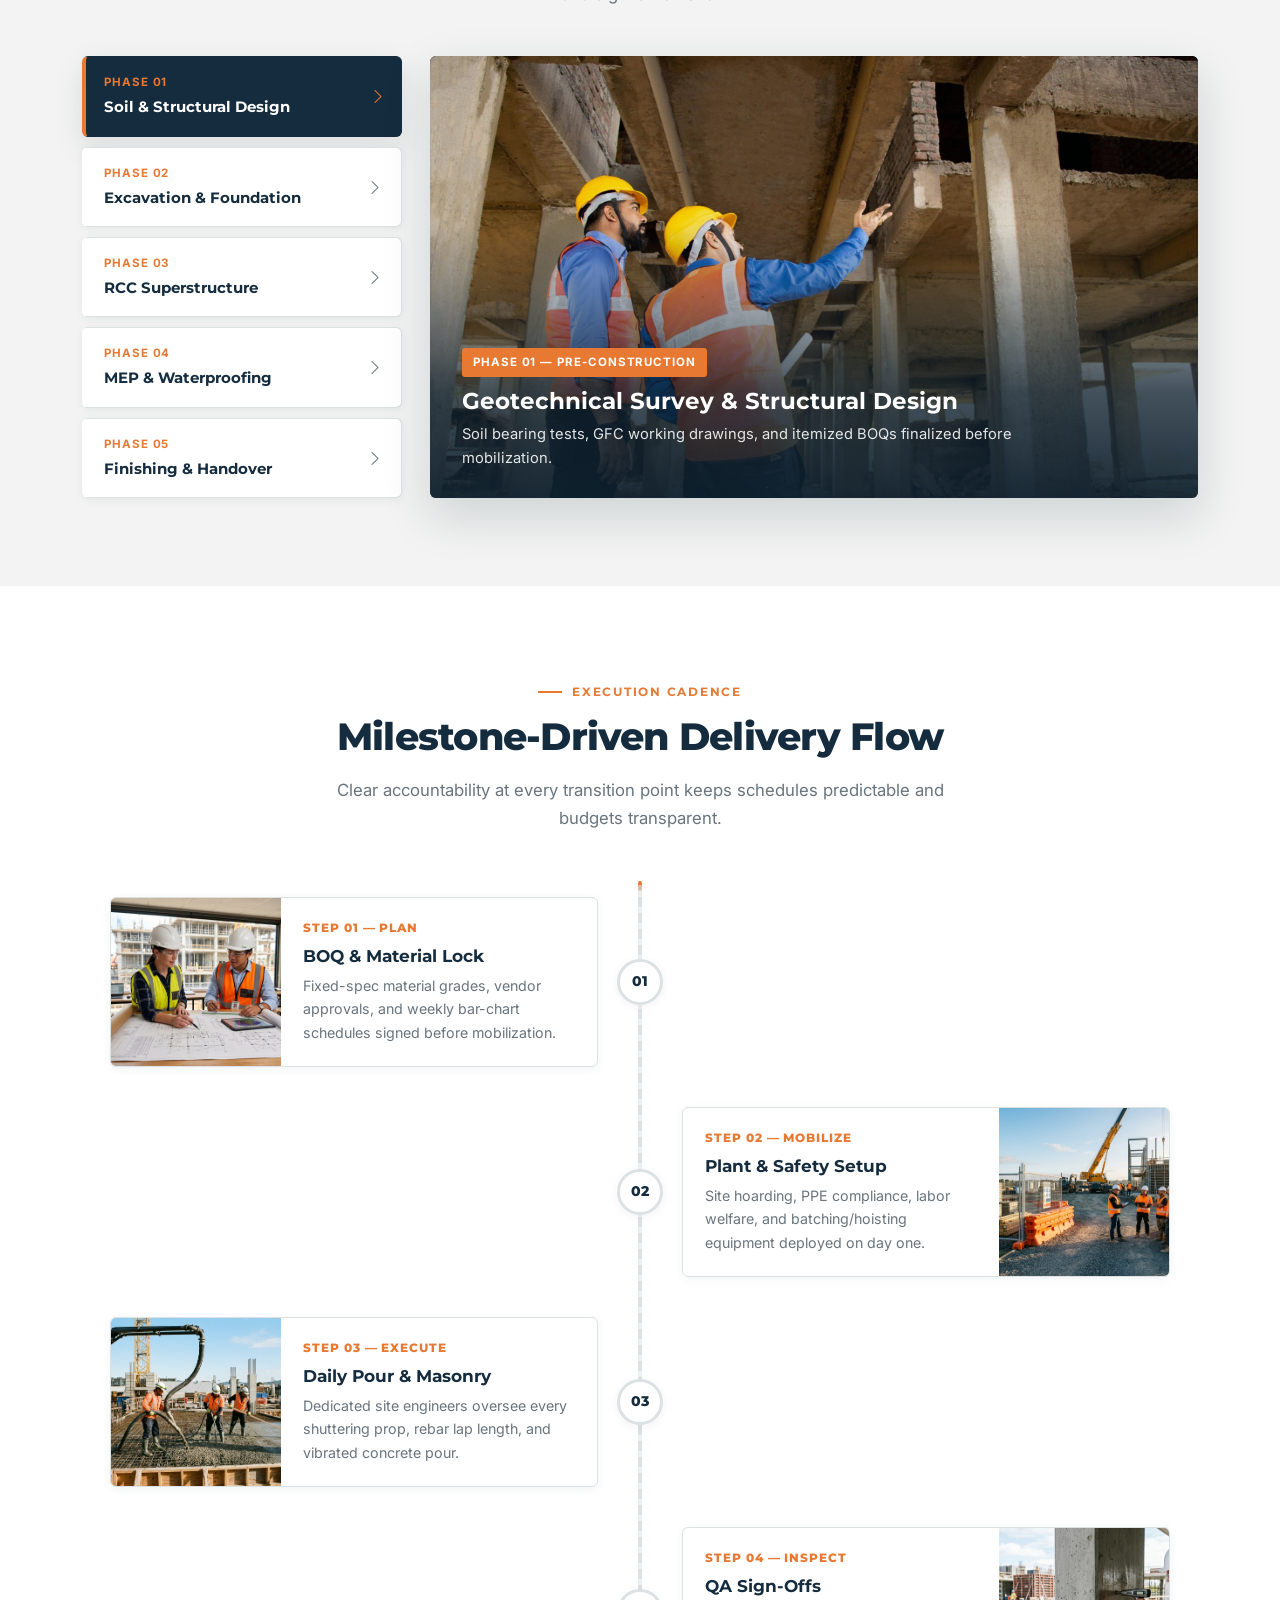
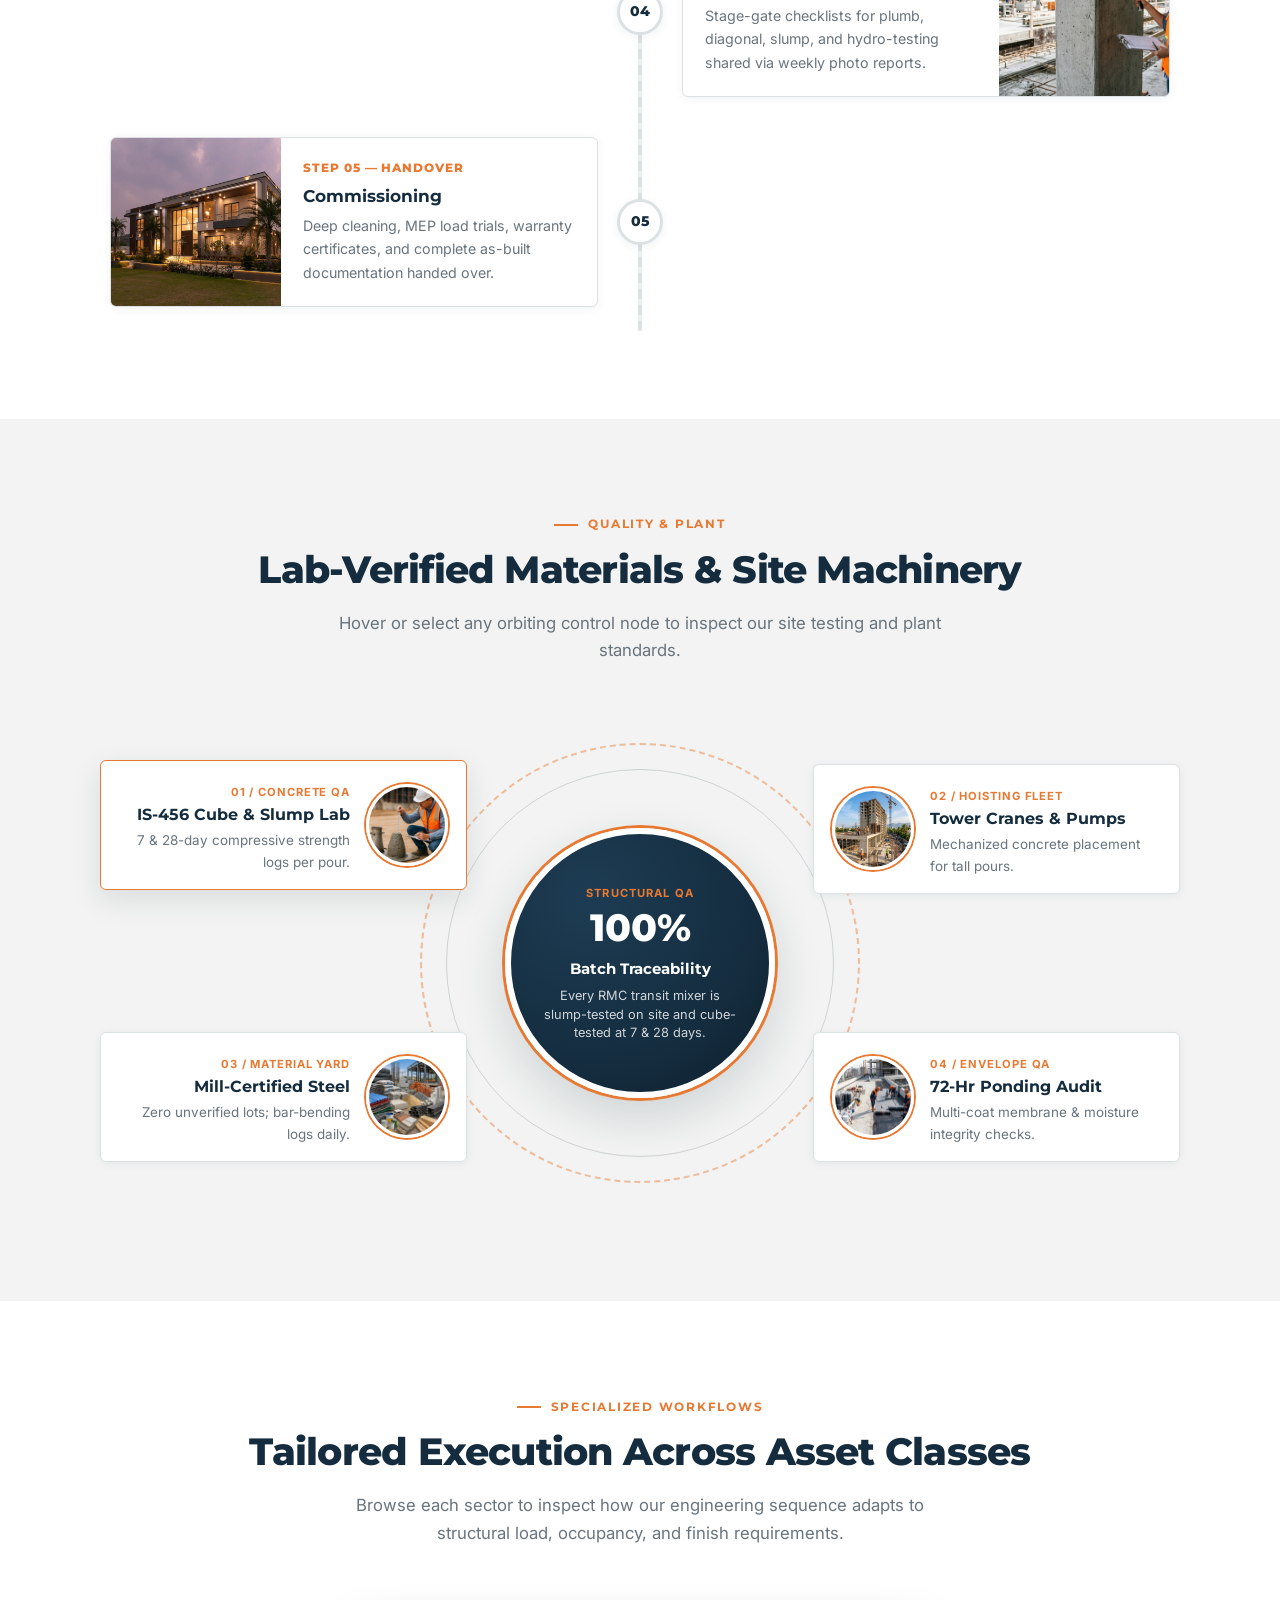
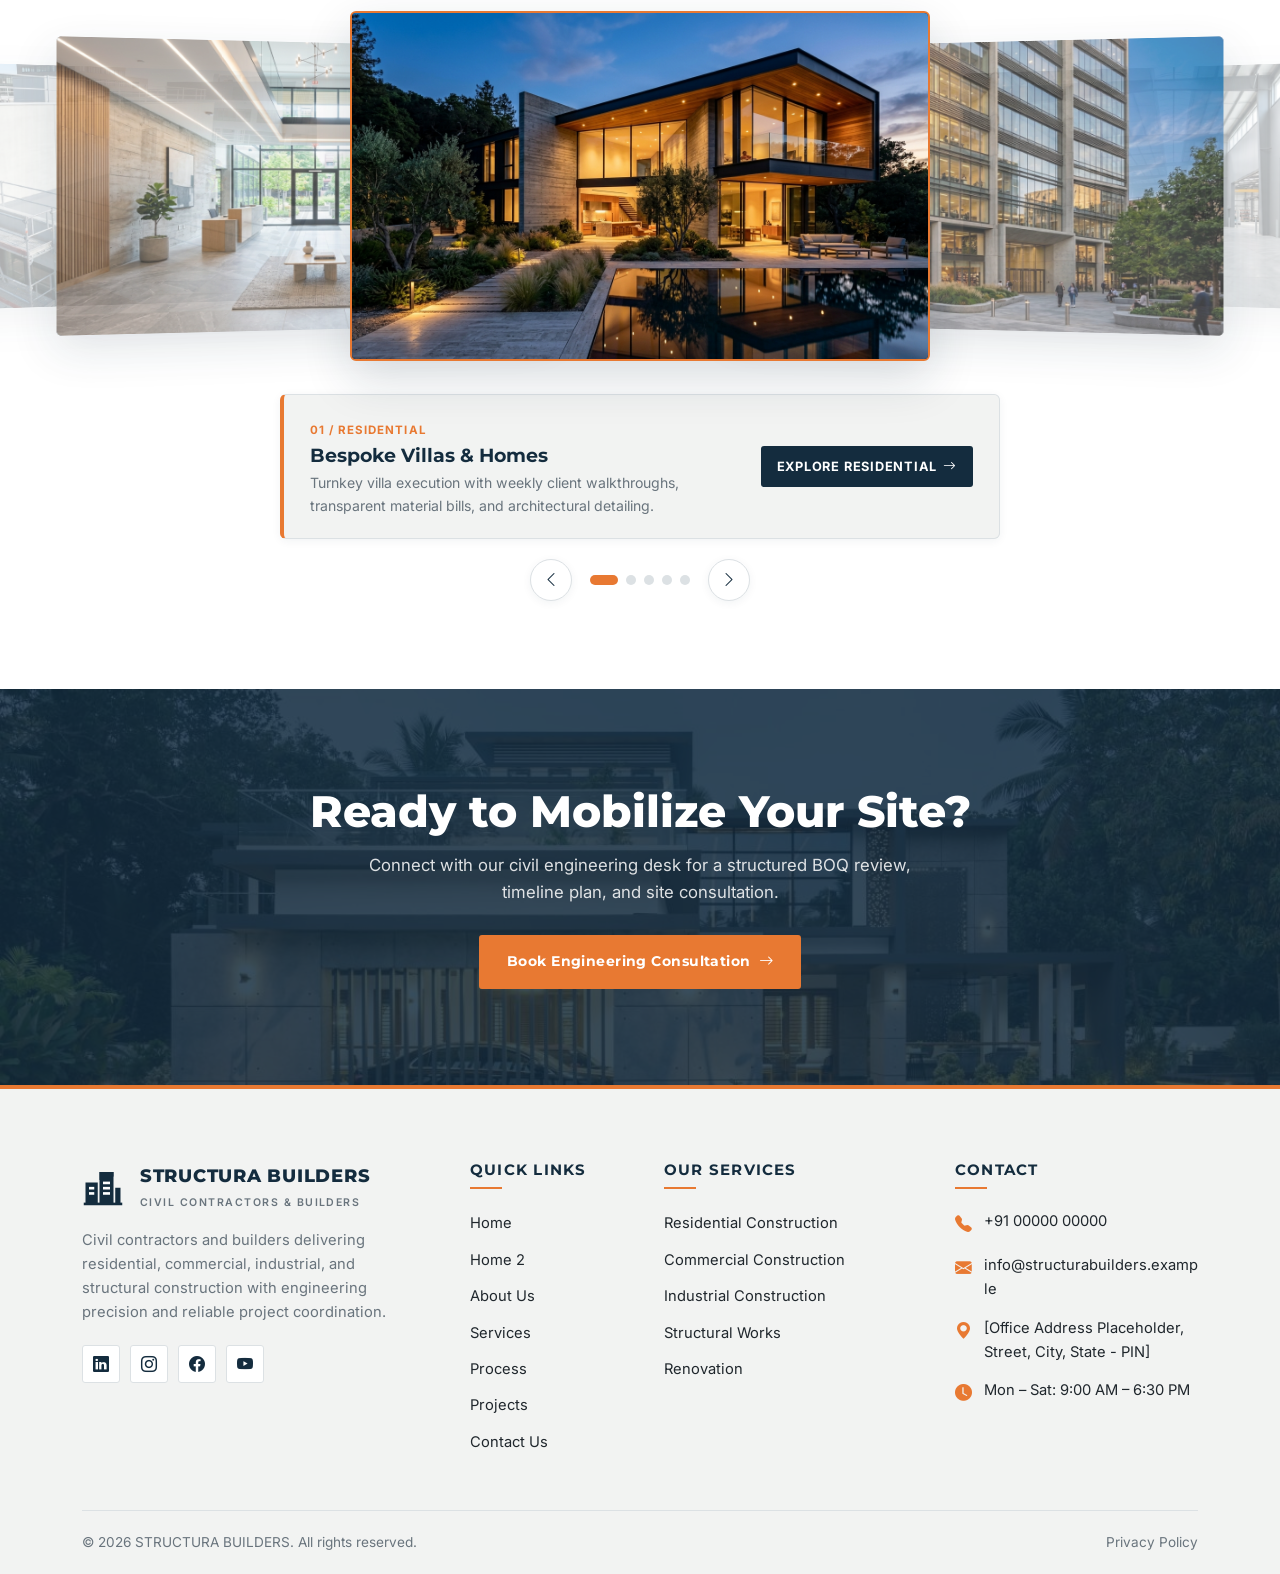
<file: process.html>
<!DOCTYPE html>
<html lang="en">
<head>
  <meta charset="UTF-8">
  <meta name="viewport" content="width=device-width, initial-scale=1.0">
  <title>Engineering &amp; Process | STRUCTURA BUILDERS</title>
  <meta name="description" content="Explore STRUCTURA BUILDERS' 5-stage civil engineering workflow, material testing standards, and disciplined site execution methodology.">
  <meta property="og:title" content="Engineering &amp; Process | STRUCTURA BUILDERS">
  <meta property="og:description" content="From soil investigation and structural design to RCC supervision and turnkey handover.">
  <meta property="og:type" content="website">
  <link rel="icon" type="image/svg+xml" href="assets/images/structura-logo.svg">

  <!-- Google Fonts -->
  <link rel="preconnect" href="https://fonts.googleapis.com">
  <link rel="preconnect" href="https://fonts.gstatic.com" crossorigin>
  <link href="https://fonts.googleapis.com/css2?family=Inter:wght@400;500;600&family=Montserrat:wght@600;700;800&display=swap" rel="stylesheet">

  <!-- Bootstrap 5 & Bootstrap Icons CDN -->
  <link href="https://cdn.jsdelivr.net/npm/bootstrap@5.3.3/dist/css/bootstrap.min.css" rel="stylesheet">
  <link href="https://cdn.jsdelivr.net/npm/bootstrap-icons@1.11.3/font/bootstrap-icons.min.css" rel="stylesheet">

  <!-- Custom Styles -->
  <link rel="stylesheet" href="assets/css/style.css">
</head>
<body>
  <a href="#mainContent" class="skip-link">Skip to main content</a>

  <!-- Top Announcement Bar -->
  <div class="top-announcement">
    <div class="container">
      <div class="announcement-inner">
        <div class="announcement-tagline">
          <i class="bi bi-shield-check" aria-hidden="true"></i>
          <span>BUILDING TRUST THROUGH QUALITY CONSTRUCTION</span>
        </div>
        <div class="announcement-meta">
          <a href="tel:+910000000000"><i class="bi bi-telephone-fill" aria-hidden="true"></i> +91 00000 00000</a>
          <span class="hours-item"><i class="bi bi-clock" aria-hidden="true"></i> Mon – Sat: 9:00 AM – 6:30 PM</span>
        </div>
      </div>
    </div>
  </div>

  <!-- Main Sticky Header -->
  <header class="site-header" id="siteHeader">
    <div class="container">
      <div class="navbar-wrap">
        <a href="index.html" class="brand-lockup" aria-label="STRUCTURA BUILDERS Home">
          <img src="assets/images/structura-logo.svg" alt="STRUCTURA BUILDERS Logo" width="40" height="40">
          <span class="brand-text">
            <span class="brand-name">STRUCTURA BUILDERS</span>
            <span class="brand-sub">Civil Contractors &amp; Builders</span>
          </span>
        </a>

        <nav aria-label="Primary Navigation">
          <ul class="desktop-nav">
            <li><a href="index.html" class="nav-link-item">Home</a></li>
            <li><a href="home-2.html" class="nav-link-item">Home 2</a></li>
            <li><a href="about.html" class="nav-link-item">About Us</a></li>
            <li><a href="services.html" class="nav-link-item">Services</a></li>
            <li><a href="process.html" class="nav-link-item active" aria-current="page">Process</a></li>
            <li><a href="projects.html" class="nav-link-item">Projects</a></li>
            <li><a href="contact.html" class="nav-link-item">Contact Us</a></li>
          </ul>
        </nav>

        <div class="header-cta">
          <button type="button" class="theme-toggle-btn" data-theme-toggle aria-pressed="false" aria-label="Toggle dark mode" title="Switch to Dark Mode">
            <i class="bi bi-moon-stars" aria-hidden="true"></i>
          </button>
          <button type="button" class="rtl-toggle-btn" data-rtl-toggle aria-pressed="false" aria-label="Toggle RTL layout" title="Switch to Right-to-Left (RTL)">
            <i class="bi bi-arrow-left-right" aria-hidden="true"></i>
          </button>
          <a href="contact.html#quote-form" class="btn-structura btn-primary-orange">Get a Quote</a>
          <button type="button" class="hamburger-btn" id="mobileMenuBtn" aria-label="Open navigation menu" aria-expanded="false" aria-controls="mobileNavDrawer">
            <i class="bi bi-list" aria-hidden="true"></i>
          </button>
        </div>
      </div>
    </div>
  </header>

  <!-- Mobile Navigation Drawer -->
  <div class="mobile-nav-backdrop" id="mobileNavBackdrop"></div>
  <aside class="mobile-nav-drawer" id="mobileNavDrawer" aria-label="Mobile Navigation" aria-hidden="true">
    <div class="mobile-drawer-header">
      <span class="brand-name">STRUCTURA BUILDERS</span>
      <button type="button" class="mobile-close-btn" id="mobileCloseBtn" aria-label="Close navigation menu">
        <i class="bi bi-x-lg" aria-hidden="true"></i>
      </button>
    </div>
    <ul class="mobile-nav-list">
      <li><a href="index.html">Home <i class="bi bi-chevron-right" aria-hidden="true"></i></a></li>
      <li><a href="home-2.html">Home 2 <i class="bi bi-chevron-right" aria-hidden="true"></i></a></li>
      <li><a href="about.html">About Us <i class="bi bi-chevron-right" aria-hidden="true"></i></a></li>
      <li><a href="services.html">Services <i class="bi bi-chevron-right" aria-hidden="true"></i></a></li>
      <li><a href="process.html" class="active">Process <i class="bi bi-chevron-right" aria-hidden="true"></i></a></li>
      <li><a href="projects.html">Projects <i class="bi bi-chevron-right" aria-hidden="true"></i></a></li>
      <li><a href="contact.html">Contact Us <i class="bi bi-chevron-right" aria-hidden="true"></i></a></li>
    </ul>
    <div class="mobile-drawer-footer">
      <div class="mobile-drawer-controls">
        <button type="button" class="theme-toggle-btn" data-theme-toggle aria-pressed="false" aria-label="Toggle dark mode">
          <i class="bi bi-moon-stars" aria-hidden="true"></i>
          <span>Theme</span>
        </button>
        <button type="button" class="rtl-toggle-btn" data-rtl-toggle aria-pressed="false" aria-label="Toggle RTL layout">
          <i class="bi bi-arrow-left-right" aria-hidden="true"></i>
          <span>RTL / LTR</span>
        </button>
      </div>
      <a href="contact.html#quote-form" class="btn-structura btn-primary-orange w-100">Get a Quote</a>
    </div>
  </aside>

  <main id="mainContent">
    <!-- Section 1: Process Hero (Non-Home Standard Height) -->
    <section class="page-hero" style="background-image: url('assets/images/hero-home2.jpg');">
      <div class="container">
        <div class="eyebrow">ENGINEERING &amp; PROCESS</div>
        <h1>How We Build With Structural Precision.</h1>
        <p class="hero-desc">Every pour, bar-bending schedule, and site handover follows a documented engineering sequence.</p>
        <nav class="breadcrumb-nav" aria-label="Breadcrumb">
          <a href="index.html">Home</a>
          <span class="sep">/</span>
          <span aria-current="page">Process</span>
        </nav>
      </div>
    </section>

    <!-- Section 2: Architectural Layered Showcase + Engineering Ribbons -->
    <section class="section-pad arch-showcase-section">
      <div class="container">
        <div class="row align-items-center g-5">
          <div class="col-lg-5" data-reveal>
            <div class="eyebrow">SITE DISCIPLINE</div>
            <h2 class="section-title">Precision Engineering From Soil to Skyline</h2>
            <p>Great structures are not improvised on site. Before excavation begins, our civil engineers align structural drawings, BOQ schedules, and material testing benchmarks into one accountable execution plan.</p>

            <div class="arch-ribbon-list">
              <div class="arch-ribbon-item">
                <span class="arch-ribbon-icon"><i class="bi bi-check2-circle" aria-hidden="true"></i></span>
                <div class="arch-ribbon-text">
                  <strong>IS-456 RCC &amp; Seismic Compliance</strong>
                  <span>Verified bar-bending schedules and concrete mix ratios</span>
                </div>
              </div>
              <div class="arch-ribbon-item">
                <span class="arch-ribbon-icon"><i class="bi bi-clipboard2-data" aria-hidden="true"></i></span>
                <div class="arch-ribbon-text">
                  <strong>Digital Laser-Level &amp; Plumb Logs</strong>
                  <span>Stage-gate inspection reports signed before every pour</span>
                </div>
              </div>
              <div class="arch-ribbon-item">
                <span class="arch-ribbon-icon"><i class="bi bi-shield-check" aria-hidden="true"></i></span>
                <div class="arch-ribbon-text">
                  <strong>Third-Party 7 &amp; 28-Day Cube Tests</strong>
                  <span>Lab-certified compressive strength records per batch</span>
                </div>
              </div>
            </div>

            <a href="contact.html#quote-form" class="btn-structura btn-primary-orange">
              Schedule a Site Audit <i class="bi bi-arrow-right" aria-hidden="true"></i>
            </a>
          </div>

          <div class="col-lg-7" data-reveal>
            <div class="arch-media-mosaic">
              <div class="arch-media-card is-primary">
                <img src="assets/images/process-site-overview.jpg" alt="Civil engineers reviewing structural blueprints on an active multi-story RCC site">
                <div class="arch-media-bar">
                  <span>01 / Site Execution</span>
                  <strong>Blueprint &amp; Superstructure Coordination</strong>
                </div>
              </div>
              <div class="arch-media-card is-secondary">
                <img src="assets/images/process-qa-inspection.jpg" alt="Structural engineer performing laser-level and rebar cage QA inspection">
                <div class="arch-media-bar">
                  <span>02 / Quality Control</span>
                  <strong>Laser &amp; Rebar Audit</strong>
                </div>
              </div>
              <div class="arch-media-card is-secondary">
                <img src="assets/images/process-handover-building.jpg" alt="Completed modern concrete and glass building at twilight">
                <div class="arch-media-bar">
                  <span>03 / Commissioning</span>
                  <strong>Snag-Free Handover</strong>
                </div>
              </div>
            </div>
          </div>
        </div>
      </div>
    </section>

    <!-- Section 3: Interactive Vertical Tab Portfolio -->
    <section class="section-pad vtab-section">
      <div class="container">
        <div class="text-center mb-5" data-reveal>
          <div class="eyebrow">TECHNICAL PHASES</div>
          <h2 class="section-title">Five-Stage Construction Methodology</h2>
          <p class="section-lead mx-auto">Select any construction stage to inspect its site deliverables, engineering checks, and sign-off criteria.</p>
        </div>

        <div class="vtab-shell" data-reveal>
          <div class="vtab-nav" role="tablist" aria-label="Construction Stages">
            <button type="button" class="vtab-btn is-active" role="tab" aria-selected="true" data-vtab-target="stage-1">
              <span class="vtab-btn-meta">
                <span class="vtab-step-tag">Phase 01</span>
                <span class="vtab-btn-title">Soil &amp; Structural Design</span>
              </span>
              <i class="bi bi-chevron-right" aria-hidden="true"></i>
            </button>
            <button type="button" class="vtab-btn" role="tab" aria-selected="false" data-vtab-target="stage-2">
              <span class="vtab-btn-meta">
                <span class="vtab-step-tag">Phase 02</span>
                <span class="vtab-btn-title">Excavation &amp; Foundation</span>
              </span>
              <i class="bi bi-chevron-right" aria-hidden="true"></i>
            </button>
            <button type="button" class="vtab-btn" role="tab" aria-selected="false" data-vtab-target="stage-3">
              <span class="vtab-btn-meta">
                <span class="vtab-step-tag">Phase 03</span>
                <span class="vtab-btn-title">RCC Superstructure</span>
              </span>
              <i class="bi bi-chevron-right" aria-hidden="true"></i>
            </button>
            <button type="button" class="vtab-btn" role="tab" aria-selected="false" data-vtab-target="stage-4">
              <span class="vtab-btn-meta">
                <span class="vtab-step-tag">Phase 04</span>
                <span class="vtab-btn-title">MEP &amp; Waterproofing</span>
              </span>
              <i class="bi bi-chevron-right" aria-hidden="true"></i>
            </button>
            <button type="button" class="vtab-btn" role="tab" aria-selected="false" data-vtab-target="stage-5">
              <span class="vtab-btn-meta">
                <span class="vtab-step-tag">Phase 05</span>
                <span class="vtab-btn-title">Finishing &amp; Handover</span>
              </span>
              <i class="bi bi-chevron-right" aria-hidden="true"></i>
            </button>
          </div>

          <div class="vtab-stage">
            <div class="vtab-panel is-active" data-vtab-panel="stage-1" role="tabpanel">
              <img src="assets/images/engineers-rcc-inspection.jpg" alt="Engineers reviewing structural drawings on site" class="vtab-panel-img">
              <div class="vtab-panel-overlay">
                <span class="vtab-badge">Phase 01 — Pre-Construction</span>
                <h3>Geotechnical Survey &amp; Structural Design</h3>
                <p>Soil bearing tests, GFC working drawings, and itemized BOQs finalized before mobilization.</p>
              </div>
            </div>

            <div class="vtab-panel" data-vtab-panel="stage-2" role="tabpanel">
              <img src="assets/images/podium-concrete-formwork.jpg" alt="Deep foundation concrete formwork and retaining walls" class="vtab-panel-img">
              <div class="vtab-panel-overlay">
                <span class="vtab-badge">Phase 02 — Substructure</span>
                <h3>Excavation, PCC &amp; Plinth Casting</h3>
                <p>Anti-termite treatment, leveled PCC beds, and moisture-barrier plinth beams.</p>
              </div>
            </div>

            <div class="vtab-panel" data-vtab-panel="stage-3" role="tabpanel">
              <img src="assets/images/three-story-rcc-frame.jpg" alt="Multi-story RCC frame under construction" class="vtab-panel-img">
              <div class="vtab-panel-overlay">
                <span class="vtab-badge">Phase 03 — Superstructure</span>
                <h3>RCC Columns, Beams &amp; Slabs</h3>
                <p>Laser-plumbed shuttering, Fe-550D rebar tying, and 14-day continuous curing.</p>
              </div>
            </div>

            <div class="vtab-panel" data-vtab-panel="stage-4" role="tabpanel">
              <img src="assets/images/terrace-waterproofing-membrane.jpg" alt="Technicians applying terrace waterproofing membrane" class="vtab-panel-img">
              <div class="vtab-panel-overlay">
                <span class="vtab-badge">Phase 04 — Services &amp; Envelope</span>
                <h3>Concealed MEP &amp; Waterproofing</h3>
                <p>Hydro-tested plumbing lines and 72-hour terrace ponding audits before tiling.</p>
              </div>
            </div>

            <div class="vtab-panel" data-vtab-panel="stage-5" role="tabpanel">
              <img src="assets/images/modern-pool-villa.jpg" alt="Completed modern villa ready for handover" class="vtab-panel-img">
              <div class="vtab-panel-overlay">
                <span class="vtab-badge">Phase 05 — Completion</span>
                <h3>Finishing &amp; Snag-Free Handover</h3>
                <p>60-point inspection walkthrough and complete as-built engineering dossier.</p>
              </div>
            </div>
          </div>
        </div>
      </div>
    </section>

    <!-- Section 4: Alternating Center-Line Vertical Timeline -->
    <section class="section-pad timeline-flow-section">
      <div class="container">
        <div class="text-center mb-5" data-reveal>
          <div class="eyebrow">EXECUTION CADENCE</div>
          <h2 class="section-title">Milestone-Driven Delivery Flow</h2>
          <p class="section-lead mx-auto">Clear accountability at every transition point keeps schedules predictable and budgets transparent.</p>
        </div>

        <div class="vtimeline" id="vTimeline">
          <div class="vtimeline-track" aria-hidden="true">
            <div class="vtimeline-progress" id="vTimelineProgress"></div>
          </div>

          <article class="vtimeline-item is-left is-reached" data-reveal>
            <span class="vtimeline-node">01</span>
            <div class="vtimeline-card">
              <div class="vtimeline-thumb">
                <img src="assets/images/timeline-step-1-plan.jpg" alt="Civil engineers reviewing structural BOQ blueprints on site">
              </div>
              <div class="vtimeline-body">
                <span class="vtimeline-tag">Step 01 — Plan</span>
                <h3>BOQ &amp; Material Lock</h3>
                <p>Fixed-spec material grades, vendor approvals, and weekly bar-chart schedules signed before mobilization.</p>
              </div>
            </div>
          </article>

          <article class="vtimeline-item is-right" data-reveal>
            <span class="vtimeline-node">02</span>
            <div class="vtimeline-card">
              <div class="vtimeline-thumb">
                <img src="assets/images/timeline-step-2-mobilize.jpg" alt="Organized construction site mobilization and safety briefing">
              </div>
              <div class="vtimeline-body">
                <span class="vtimeline-tag">Step 02 — Mobilize</span>
                <h3>Plant &amp; Safety Setup</h3>
                <p>Site hoarding, PPE compliance, labor welfare, and batching/hoisting equipment deployed on day one.</p>
              </div>
            </div>
          </article>

          <article class="vtimeline-item is-left" data-reveal>
            <span class="vtimeline-node">03</span>
            <div class="vtimeline-card">
              <div class="vtimeline-thumb">
                <img src="assets/images/timeline-step-3-execute.jpg" alt="Concrete pump boom pouring fresh concrete onto a rebar slab deck">
              </div>
              <div class="vtimeline-body">
                <span class="vtimeline-tag">Step 03 — Execute</span>
                <h3>Daily Pour &amp; Masonry</h3>
                <p>Dedicated site engineers oversee every shuttering prop, rebar lap length, and vibrated concrete pour.</p>
              </div>
            </div>
          </article>

          <article class="vtimeline-item is-right" data-reveal>
            <span class="vtimeline-node">04</span>
            <div class="vtimeline-card">
              <div class="vtimeline-thumb">
                <img src="assets/images/timeline-step-4-inspect.jpg" alt="Quality engineer performing rebound hammer concrete inspection">
              </div>
              <div class="vtimeline-body">
                <span class="vtimeline-tag">Step 04 — Inspect</span>
                <h3>QA Sign-Offs</h3>
                <p>Stage-gate checklists for plumb, diagonal, slump, and hydro-testing shared via weekly photo reports.</p>
              </div>
            </div>
          </article>

          <article class="vtimeline-item is-left" data-reveal>
            <span class="vtimeline-node">05</span>
            <div class="vtimeline-card">
              <div class="vtimeline-thumb">
                <img src="assets/images/twilight-luxury-villa.jpg" alt="Completed residential building at twilight">
              </div>
              <div class="vtimeline-body">
                <span class="vtimeline-tag">Step 05 — Handover</span>
                <h3>Commissioning</h3>
                <p>Deep cleaning, MEP load trials, warranty certificates, and complete as-built documentation handed over.</p>
              </div>
            </div>
          </article>
        </div>
      </div>
    </section>

    <!-- Section 5: Orbital Quality & Machinery Hub -->
    <section class="section-pad orbit-qa-section">
      <div class="container">
        <div class="text-center mb-5" data-reveal>
          <div class="eyebrow">QUALITY &amp; PLANT</div>
          <h2 class="section-title">Lab-Verified Materials &amp; Site Machinery</h2>
          <p class="section-lead mx-auto">Hover or select any orbiting control node to inspect our site testing and plant standards.</p>
        </div>

        <div class="orbit-stage" data-reveal>
          <div class="orbit-ring-decor" aria-hidden="true"></div>

          <article class="orbit-node-card is-left is-active" tabindex="0" data-orbit-node data-kicker="Structural QA" data-metric="100%" data-title="Batch Traceability" data-desc="Every RMC transit mixer is slump-tested on site and cube-tested at 7 &amp; 28 days.">
            <div class="orbit-node-avatar">
              <img src="assets/images/concrete-slump-test.jpg" alt="On-site concrete slump and cube testing">
            </div>
            <div class="orbit-node-info">
              <span class="orbit-node-tag">01 / Concrete QA</span>
              <h3>IS-456 Cube &amp; Slump Lab</h3>
              <p>7 &amp; 28-day compressive strength logs per pour.</p>
            </div>
          </article>

          <div class="orbit-center-hub" aria-live="polite">
            <span class="orbit-hub-kicker" id="orbitHubKicker">Structural QA</span>
            <div class="orbit-hub-metric" id="orbitHubMetric">100%</div>
            <div class="orbit-hub-title" id="orbitHubTitle">Batch Traceability</div>
            <p class="orbit-hub-desc" id="orbitHubDesc">Every RMC transit mixer is slump-tested on site and cube-tested at 7 &amp; 28 days.</p>
          </div>

          <article class="orbit-node-card is-right" tabindex="0" data-orbit-node data-kicker="Heavy Fleet" data-metric="14-Day" data-title="Slab Cycle Speed" data-desc="Tower cranes, boom pumps, and modular steel shuttering keep vertical cycles on schedule.">
            <div class="orbit-node-avatar">
              <img src="assets/images/tower-crane-site.jpg" alt="Tower crane and hoisting fleet on site">
            </div>
            <div class="orbit-node-info">
              <span class="orbit-node-tag">02 / Hoisting Fleet</span>
              <h3>Tower Cranes &amp; Pumps</h3>
              <p>Mechanized concrete placement for tall pours.</p>
            </div>
          </article>

          <article class="orbit-node-card is-left" tabindex="0" data-orbit-node data-kicker="Steel &amp; Aggregates" data-metric="Fe-550D" data-title="Certified Rebar Lots" data-desc="Mill test certificates and bend-rebend checks archived before steel enters cutting yards.">
            <div class="orbit-node-avatar">
              <img src="assets/images/construction-materials.jpg" alt="Certified steel and construction materials stacked on site">
            </div>
            <div class="orbit-node-info">
              <span class="orbit-node-tag">03 / Material Yard</span>
              <h3>Mill-Certified Steel</h3>
              <p>Zero unverified lots; bar-bending logs daily.</p>
            </div>
          </article>

          <article class="orbit-node-card is-right" tabindex="0" data-orbit-node data-kicker="Waterproofing QA" data-metric="72-Hr" data-title="Ponding Verification" data-desc="Terraces and wet areas pass 72-hour standing water tests before screed or tiling.">
            <div class="orbit-node-avatar">
              <img src="assets/images/terrace-waterproofing-membrane.jpg" alt="Terrace waterproofing membrane inspection">
            </div>
            <div class="orbit-node-info">
              <span class="orbit-node-tag">04 / Envelope QA</span>
              <h3>72-Hr Ponding Audit</h3>
              <p>Multi-coat membrane &amp; moisture integrity checks.</p>
            </div>
          </article>
        </div>
      </div>
    </section>

    <!-- Section 6: 3D Layered Coverflow Showcase -->
    <section class="section-pad coverflow-section">
      <div class="container">
        <div class="text-center mb-5" data-reveal>
          <div class="eyebrow">SPECIALIZED WORKFLOWS</div>
          <h2 class="section-title">Tailored Execution Across Asset Classes</h2>
          <p class="section-lead mx-auto">Browse each sector to inspect how our engineering sequence adapts to structural load, occupancy, and finish requirements.</p>
        </div>

        <div class="coverflow-wrapper" data-reveal>
          <div class="coverflow-stage" id="coverflowStage">
            <article class="coverflow-slide is-active" data-cf-slide="0" data-kicker="01 / Residential" data-title="Bespoke Villas &amp; Homes" data-desc="Turnkey villa execution with weekly client walkthroughs, transparent material bills, and architectural detailing." data-href="services.html#residential" data-cta="Explore Residential">
              <img src="assets/images/sector-residential.jpg" alt="Custom residential villa at twilight">
            </article>

            <article class="coverflow-slide is-next" data-cf-slide="1" data-kicker="02 / Commercial" data-title="Commercial Towers &amp; Retail" data-desc="High-load post-tensioned slabs, curtain-wall glazing coordination, and fire-compliance MEP integration." data-href="services.html#commercial" data-cta="Explore Commercial">
              <img src="assets/images/sector-commercial.jpg" alt="Modern commercial office building facade">
            </article>

            <article class="coverflow-slide is-far-next" data-cf-slide="2" data-kicker="03 / Industrial" data-title="PEB &amp; Industrial Sheds" data-desc="Laser-leveled FM2 industrial floorings, heavy crane girders, and rapid pre-engineered steel erection." data-href="services.html#industrial" data-cta="Explore Industrial">
              <img src="assets/images/sector-industrial.jpg" alt="Industrial steel portal frame warehouse">
            </article>

            <article class="coverflow-slide is-far-prev" data-cf-slide="3" data-kicker="04 / Rehabilitation" data-title="Retrofitting &amp; Waterproofing" data-desc="Non-destructive rebound hammer audits, polymer-modified mortar repairs, and multi-coat terrace membranes." data-href="services.html#renovation" data-cta="Explore Renovation">
              <img src="assets/images/sector-rehabilitation.jpg" alt="Exterior scaffolding and structural rehabilitation">
            </article>

            <article class="coverflow-slide is-prev" data-cf-slide="4" data-kicker="05 / Turnkey" data-title="Integrated Interior Fit-Outs" data-desc="Seamless handoff from civil shell to false ceilings, acoustic partitions, stone cladding, and modular joinery." data-href="projects.html" data-cta="View Completed Work">
              <img src="assets/images/sector-turnkey.jpg" alt="Modern interior living space with glass railing staircase">
            </article>
          </div>

          <div class="coverflow-caption-bar" id="coverflowCaption" aria-live="polite">
            <div>
              <span class="coverflow-kicker" id="cfKicker">01 / Residential</span>
              <h3 id="cfTitle">Bespoke Villas &amp; Homes</h3>
              <p id="cfDesc">Turnkey villa execution with weekly client walkthroughs, transparent material bills, and architectural detailing.</p>
            </div>
            <a href="services.html#residential" class="coverflow-link" id="cfLink">
              <span id="cfCtaText">Explore Residential</span> <i class="bi bi-arrow-right" aria-hidden="true"></i>
            </a>
          </div>

          <div class="coverflow-controls">
            <button type="button" class="coverflow-arrow" id="cfPrevBtn" aria-label="Previous workflow">
              <i class="bi bi-chevron-left" aria-hidden="true"></i>
            </button>
            <div class="coverflow-dots" id="cfDots" role="tablist" aria-label="Workflow Slides">
              <button type="button" class="coverflow-dot is-active" data-cf-dot="0" aria-label="Slide 1"></button>
              <button type="button" class="coverflow-dot" data-cf-dot="1" aria-label="Slide 2"></button>
              <button type="button" class="coverflow-dot" data-cf-dot="2" aria-label="Slide 3"></button>
              <button type="button" class="coverflow-dot" data-cf-dot="3" aria-label="Slide 4"></button>
              <button type="button" class="coverflow-dot" data-cf-dot="4" aria-label="Slide 5"></button>
            </div>
            <button type="button" class="coverflow-arrow" id="cfNextBtn" aria-label="Next workflow">
              <i class="bi bi-chevron-right" aria-hidden="true"></i>
            </button>
          </div>
        </div>
      </div>
    </section>

    <!-- Section 7: Closing CTA -->
    <section class="closing-cta" style="background-image: url('assets/images/contemporary-villa-dusk.jpg');">
      <div class="container" data-reveal>
        <h2>Ready to Mobilize Your Site?</h2>
        <p>Connect with our civil engineering desk for a structured BOQ review, timeline plan, and site consultation.</p>
        <a href="contact.html#quote-form" class="btn-structura btn-primary-orange">
          Book Engineering Consultation <i class="bi bi-arrow-right" aria-hidden="true"></i>
        </a>
      </div>
    </section>
  </main>

  <!-- Global Footer -->
  <footer class="site-footer">
    <div class="container">
      <div class="row g-4 g-lg-5">
        <div class="col-lg-4">
          <div class="footer-brand d-flex align-items-center gap-3">
            <img src="assets/images/structura-logo.svg" alt="STRUCTURA BUILDERS Logo" width="42" height="42">
            <div>
              <div class="footer-brand-name">STRUCTURA BUILDERS</div>
              <div class="footer-tagline">Civil Contractors &amp; Builders</div>
            </div>
          </div>
          <p class="footer-desc">Civil contractors and builders delivering residential, commercial, industrial, and structural construction with engineering precision and reliable project coordination.</p>
          <div class="footer-socials">
            <a href="contact.html" aria-label="LinkedIn placeholder"><i class="bi bi-linkedin" aria-hidden="true"></i></a>
            <a href="contact.html" aria-label="Instagram placeholder"><i class="bi bi-instagram" aria-hidden="true"></i></a>
            <a href="contact.html" aria-label="Facebook placeholder"><i class="bi bi-facebook" aria-hidden="true"></i></a>
            <a href="contact.html" aria-label="YouTube placeholder"><i class="bi bi-youtube" aria-hidden="true"></i></a>
          </div>
        </div>

        <div class="col-sm-6 col-lg-2">
          <h3 class="footer-heading">Quick Links</h3>
          <ul class="footer-links">
            <li><a href="index.html">Home</a></li>
            <li><a href="home-2.html">Home 2</a></li>
            <li><a href="about.html">About Us</a></li>
            <li><a href="services.html">Services</a></li>
            <li><a href="process.html">Process</a></li>
            <li><a href="projects.html">Projects</a></li>
            <li><a href="contact.html">Contact Us</a></li>
          </ul>
        </div>

        <div class="col-sm-6 col-lg-3">
          <h3 class="footer-heading">Our Services</h3>
          <ul class="footer-links">
            <li><a href="services.html#residential">Residential Construction</a></li>
            <li><a href="services.html#commercial">Commercial Construction</a></li>
            <li><a href="services.html#industrial">Industrial Construction</a></li>
            <li><a href="services.html#structural">Structural Works</a></li>
            <li><a href="services.html#renovation">Renovation</a></li>
          </ul>
        </div>

        <div class="col-lg-3">
          <h3 class="footer-heading">Contact</h3>
          <ul class="footer-contact-list">
            <li><i class="bi bi-telephone-fill" aria-hidden="true"></i> <span>+91 00000 00000</span></li>
            <li><i class="bi bi-envelope-fill" aria-hidden="true"></i> <span>info@structurabuilders.example</span></li>
            <li><i class="bi bi-geo-alt-fill" aria-hidden="true"></i> <span>[Office Address Placeholder, Street, City, State - PIN]</span></li>
            <li><i class="bi bi-clock-fill" aria-hidden="true"></i> <span>Mon – Sat: 9:00 AM – 6:30 PM</span></li>
          </ul>
        </div>
      </div>

      <div class="footer-bottom">
        <div class="footer-bottom-inner">
          <div>&copy; 2026 STRUCTURA BUILDERS. All rights reserved.</div>
          <div class="footer-bottom-actions">
            <a href="contact.html#privacy-note">Privacy Policy</a>
          </div>
        </div>
      </div>
    </div>
  </footer>

  <!-- Floating Back to Top Icon -->
  <button type="button" class="floating-back-to-top" id="backToTop" aria-label="Back to top">
    <i class="bi bi-arrow-up" aria-hidden="true"></i>
  </button>

  <!-- Scripts -->
  <script src="https://cdn.jsdelivr.net/npm/bootstrap@5.3.3/dist/js/bootstrap.bundle.min.js"></script>
  <script src="assets/js/main.js"></script>
</body>
</html>
</file>
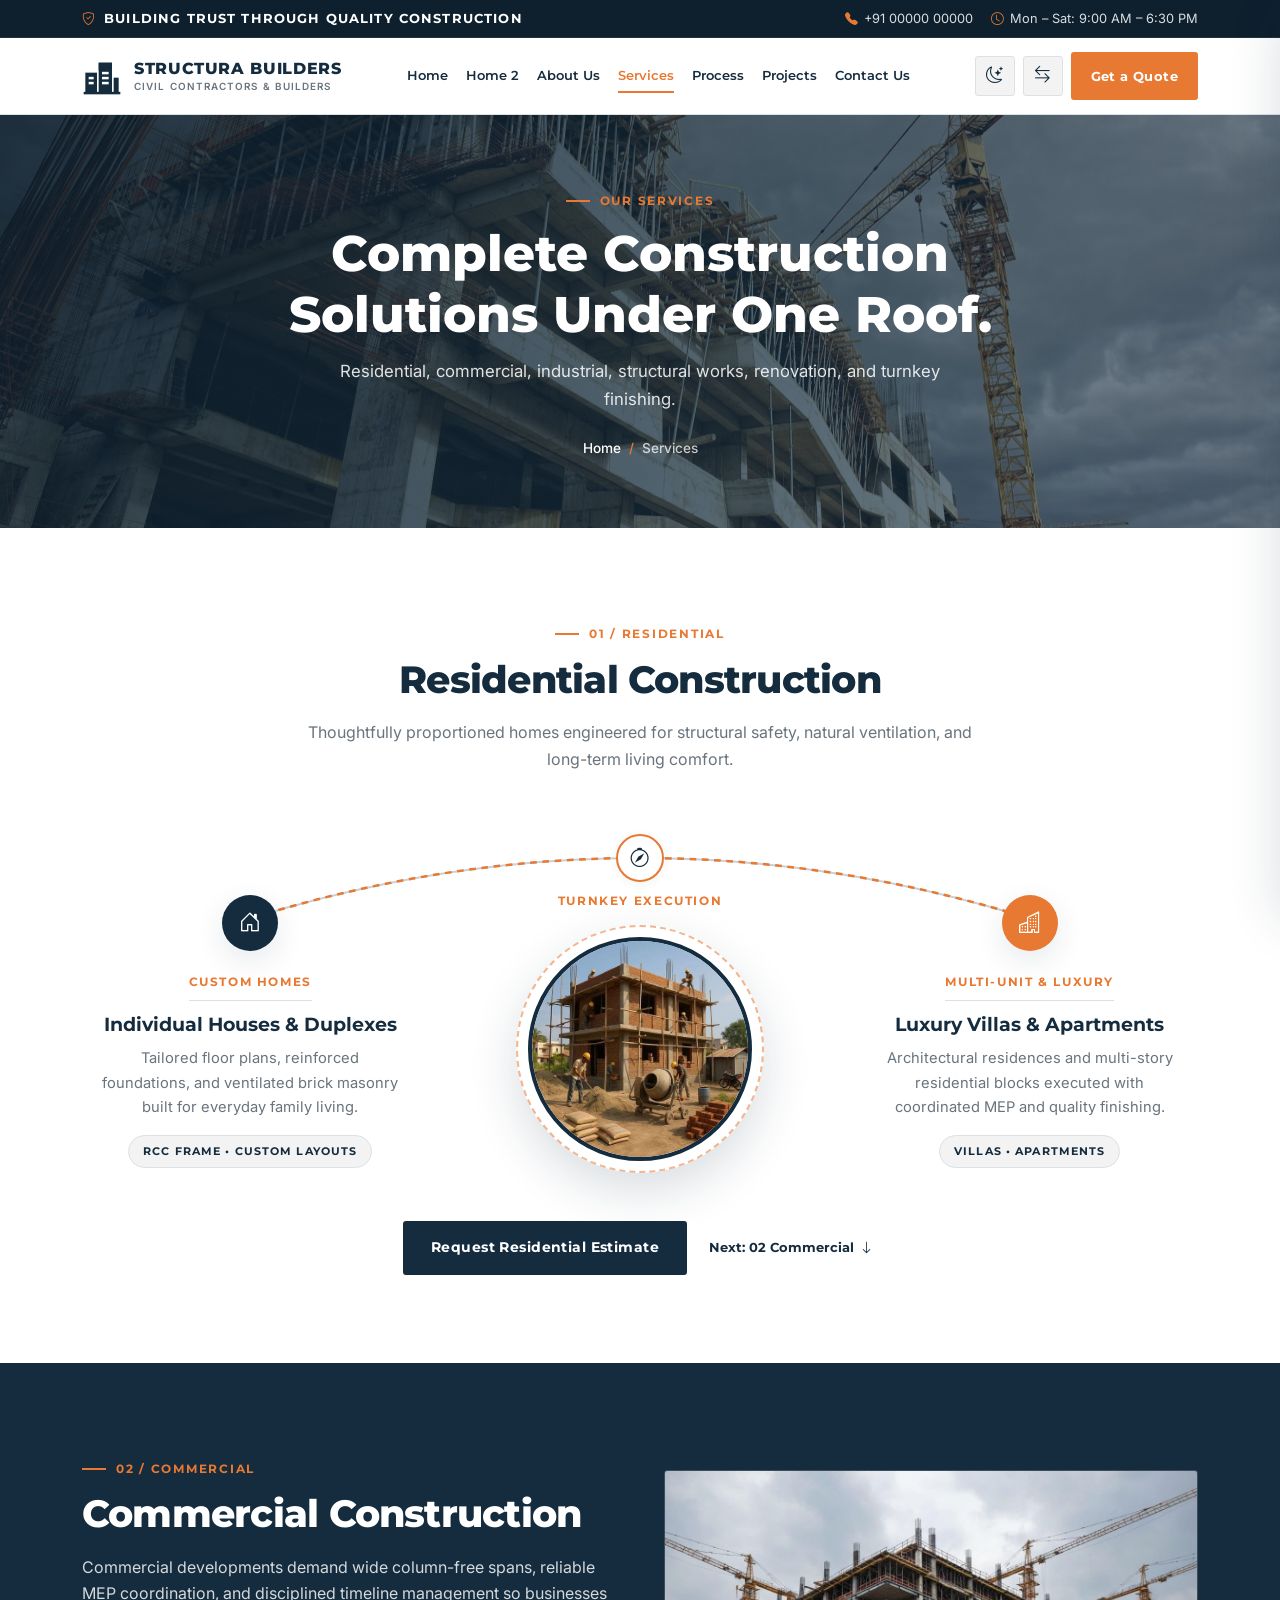
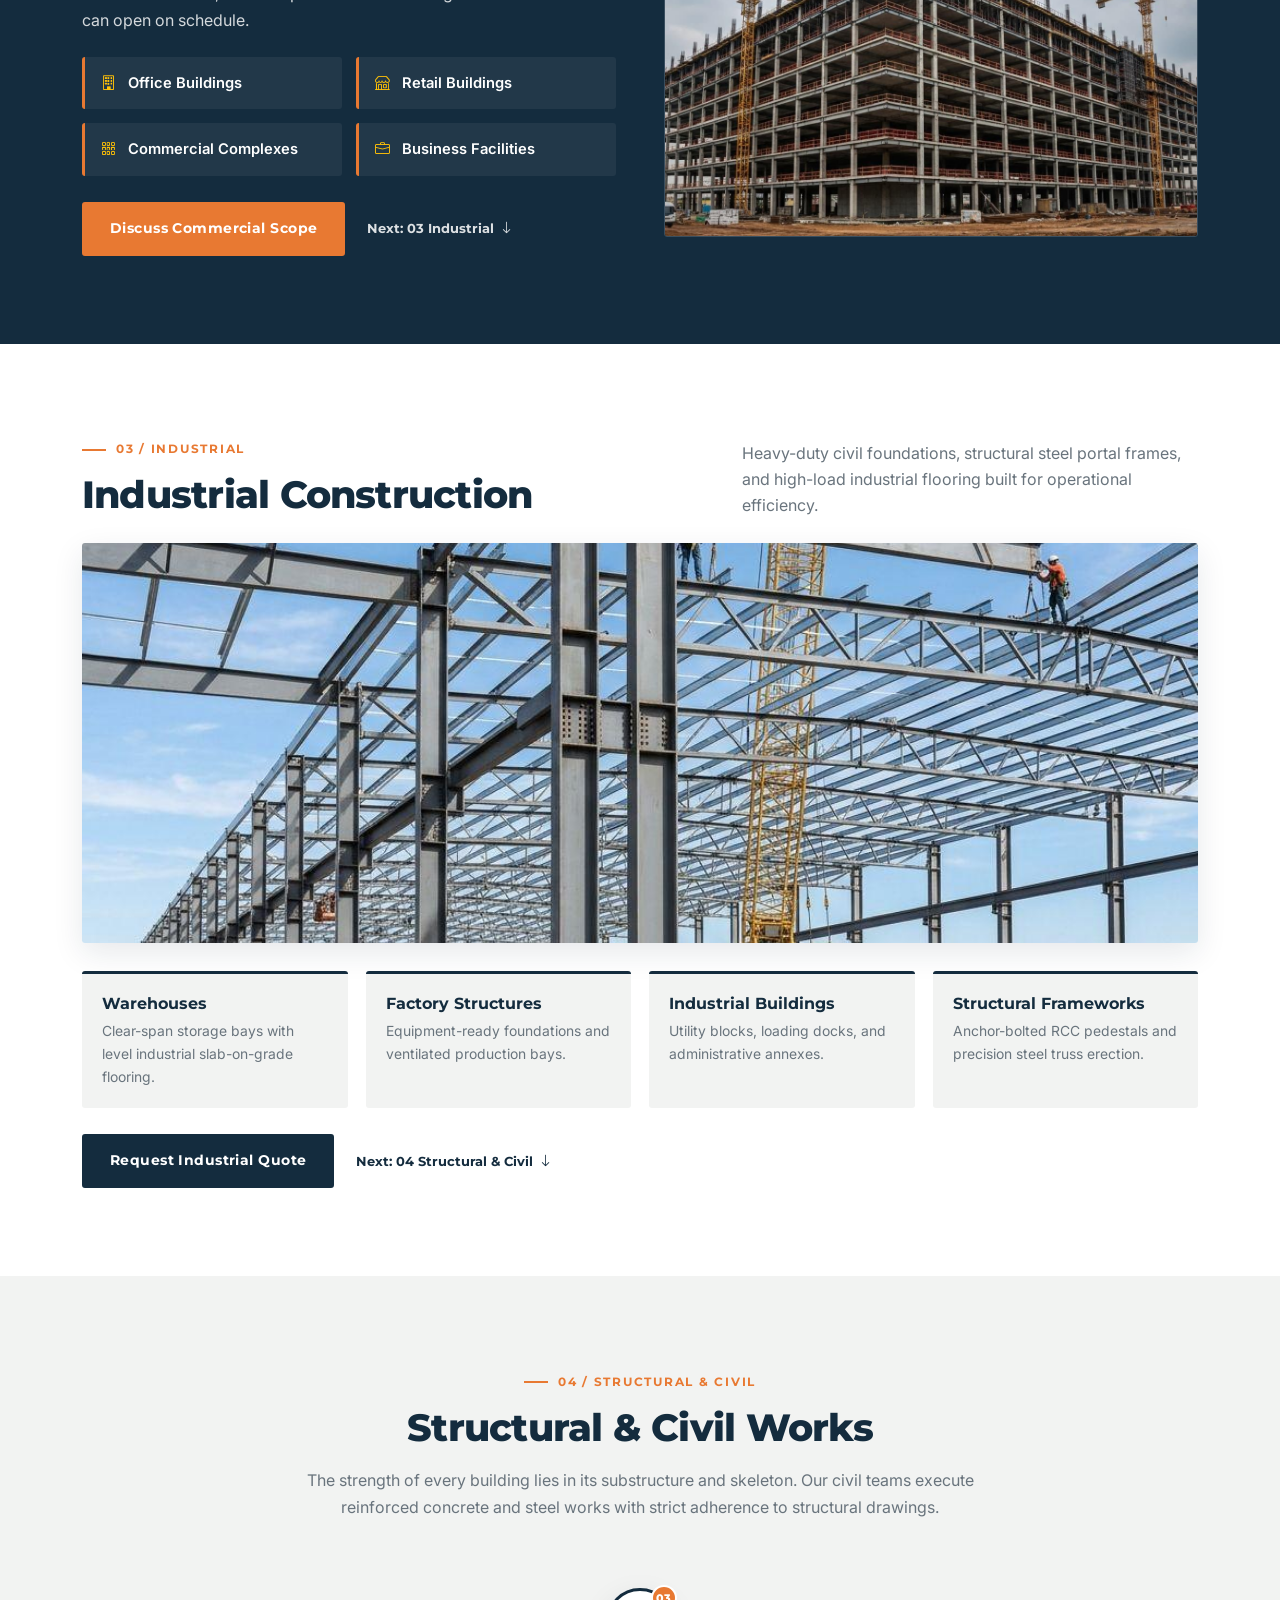
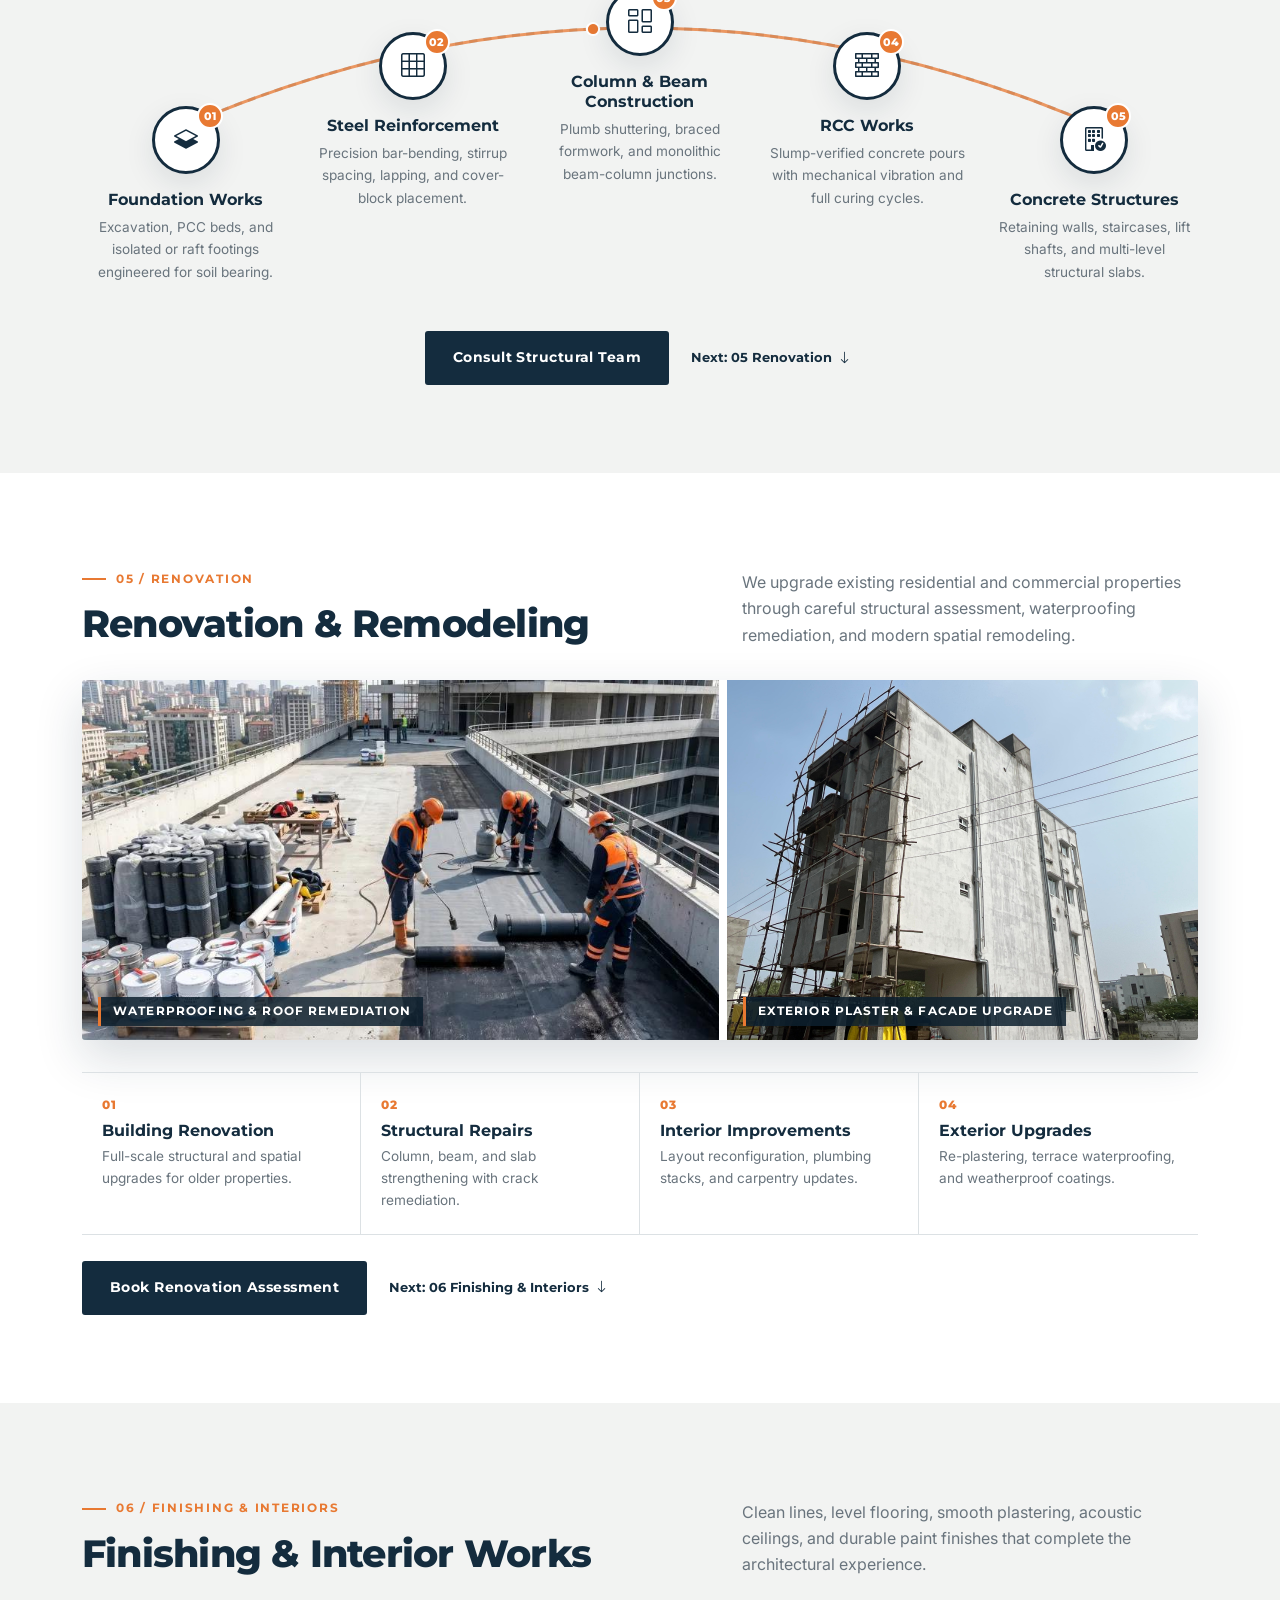
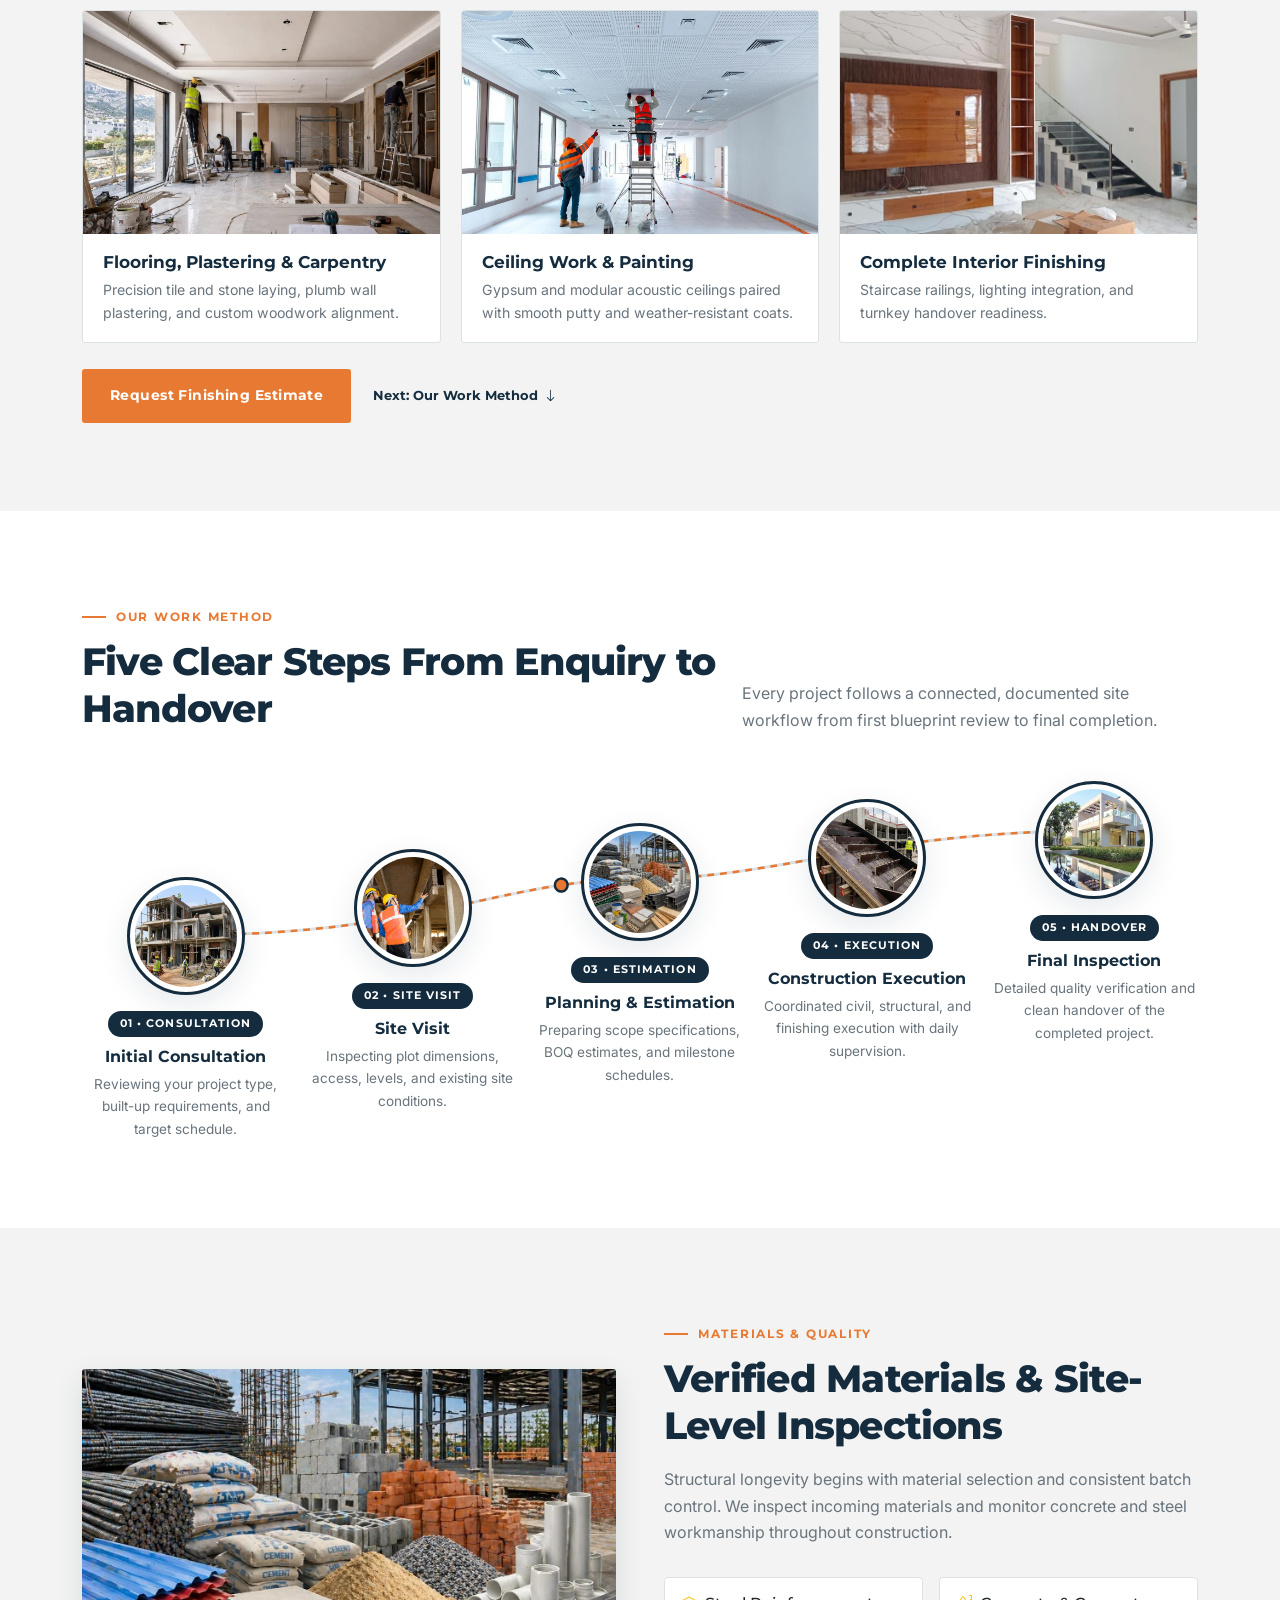
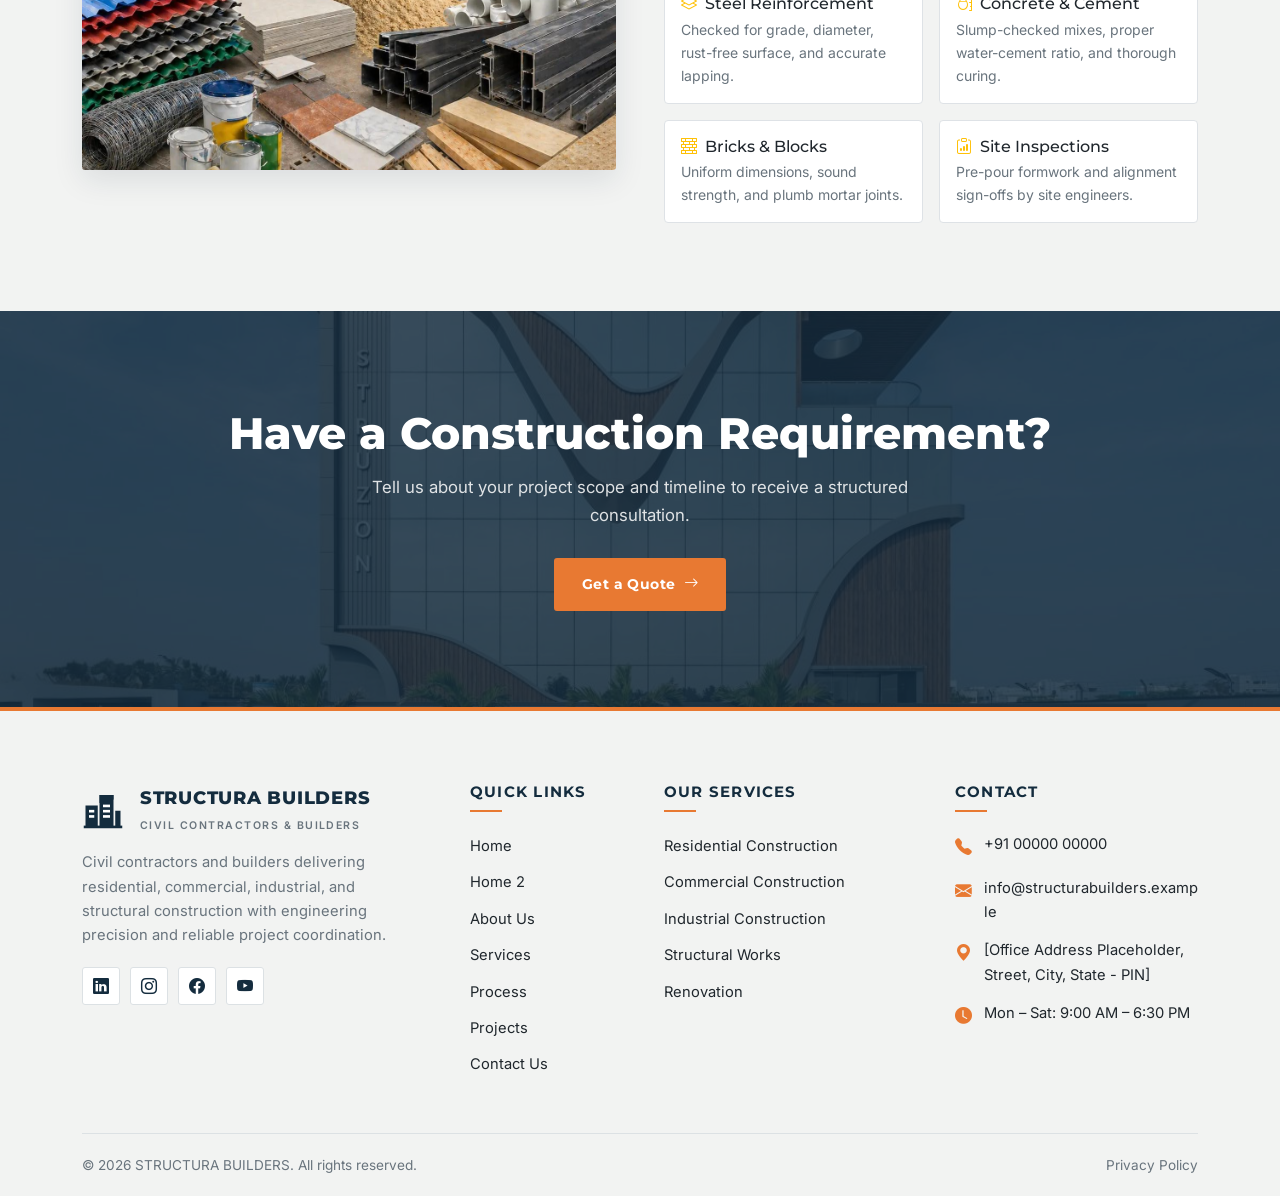
<file: services.html>
<!DOCTYPE html>
<html lang="en">
<head>
  <meta charset="UTF-8">
  <meta name="viewport" content="width=device-width, initial-scale=1.0">
  <title>Services | STRUCTURA BUILDERS</title>
  <meta name="description" content="Explore STRUCTURA BUILDERS services: residential, commercial, industrial construction, structural &amp; civil works, renovation, and interior finishing.">
  <meta property="og:title" content="Services | STRUCTURA BUILDERS">
  <meta property="og:description" content="Complete construction solutions under one roof — from RCC foundations to architectural finishing.">
  <meta property="og:type" content="website">
  <link rel="icon" type="image/svg+xml" href="assets/images/structura-logo.svg">

  <!-- Google Fonts -->
  <link rel="preconnect" href="https://fonts.googleapis.com">
  <link rel="preconnect" href="https://fonts.gstatic.com" crossorigin>
  <link href="https://fonts.googleapis.com/css2?family=Inter:wght@400;500;600&family=Montserrat:wght@600;700;800&display=swap" rel="stylesheet">

  <!-- Bootstrap 5 & Bootstrap Icons CDN -->
  <link href="https://cdn.jsdelivr.net/npm/bootstrap@5.3.3/dist/css/bootstrap.min.css" rel="stylesheet">
  <link href="https://cdn.jsdelivr.net/npm/bootstrap-icons@1.11.3/font/bootstrap-icons.min.css" rel="stylesheet">

  <!-- Custom Styles -->
  <link rel="stylesheet" href="assets/css/style.css">
</head>
<body>
  <a href="#mainContent" class="skip-link">Skip to main content</a>

  <!-- Top Announcement Bar -->
  <div class="top-announcement">
    <div class="container">
      <div class="announcement-inner">
        <div class="announcement-tagline">
          <i class="bi bi-shield-check" aria-hidden="true"></i>
          <span>BUILDING TRUST THROUGH QUALITY CONSTRUCTION</span>
        </div>
        <div class="announcement-meta">
          <a href="tel:+910000000000"><i class="bi bi-telephone-fill" aria-hidden="true"></i> +91 00000 00000</a>
          <span class="hours-item"><i class="bi bi-clock" aria-hidden="true"></i> Mon – Sat: 9:00 AM – 6:30 PM</span>
        </div>
      </div>
    </div>
  </div>

  <!-- Main Sticky Header -->
  <header class="site-header" id="siteHeader">
    <div class="container">
      <div class="navbar-wrap">
        <a href="index.html" class="brand-lockup" aria-label="STRUCTURA BUILDERS Home">
          <img src="assets/images/structura-logo.svg" alt="STRUCTURA BUILDERS Logo" width="40" height="40">
          <span class="brand-text">
            <span class="brand-name">STRUCTURA BUILDERS</span>
            <span class="brand-sub">Civil Contractors &amp; Builders</span>
          </span>
        </a>

        <nav aria-label="Primary Navigation">
          <ul class="desktop-nav">
            <li><a href="index.html" class="nav-link-item">Home</a></li>
            <li><a href="home-2.html" class="nav-link-item">Home 2</a></li>
            <li><a href="about.html" class="nav-link-item">About Us</a></li>
            <li><a href="services.html" class="nav-link-item active" aria-current="page">Services</a></li>
            <li><a href="process.html" class="nav-link-item">Process</a></li>
            <li><a href="projects.html" class="nav-link-item">Projects</a></li>
            <li><a href="contact.html" class="nav-link-item">Contact Us</a></li>
          </ul>
        </nav>

        <div class="header-cta">
          <button type="button" class="theme-toggle-btn" data-theme-toggle aria-pressed="false" aria-label="Toggle dark mode" title="Switch to Dark Mode">
            <i class="bi bi-moon-stars" aria-hidden="true"></i>
          </button>
          <button type="button" class="rtl-toggle-btn" data-rtl-toggle aria-pressed="false" aria-label="Toggle RTL layout" title="Switch to Right-to-Left (RTL)">
            <i class="bi bi-arrow-left-right" aria-hidden="true"></i>
          </button>
          <a href="contact.html#quote-form" class="btn-structura btn-primary-orange">Get a Quote</a>
          <button type="button" class="hamburger-btn" id="mobileMenuBtn" aria-label="Open navigation menu" aria-expanded="false" aria-controls="mobileNavDrawer">
            <i class="bi bi-list" aria-hidden="true"></i>
          </button>
        </div>
      </div>
    </div>
  </header>

  <!-- Mobile Navigation Drawer -->
  <div class="mobile-nav-backdrop" id="mobileNavBackdrop"></div>
  <aside class="mobile-nav-drawer" id="mobileNavDrawer" aria-label="Mobile Navigation" aria-hidden="true">
    <div class="mobile-drawer-header">
      <span class="brand-name">STRUCTURA BUILDERS</span>
      <button type="button" class="mobile-close-btn" id="mobileCloseBtn" aria-label="Close navigation menu">
        <i class="bi bi-x-lg" aria-hidden="true"></i>
      </button>
    </div>
    <ul class="mobile-nav-list">
      <li><a href="index.html">Home <i class="bi bi-chevron-right" aria-hidden="true"></i></a></li>
      <li><a href="home-2.html">Home 2 <i class="bi bi-chevron-right" aria-hidden="true"></i></a></li>
      <li><a href="about.html">About Us <i class="bi bi-chevron-right" aria-hidden="true"></i></a></li>
      <li><a href="services.html" class="active">Services <i class="bi bi-chevron-right" aria-hidden="true"></i></a></li>
      <li><a href="process.html">Process <i class="bi bi-chevron-right" aria-hidden="true"></i></a></li>
      <li><a href="projects.html">Projects <i class="bi bi-chevron-right" aria-hidden="true"></i></a></li>
      <li><a href="contact.html">Contact Us <i class="bi bi-chevron-right" aria-hidden="true"></i></a></li>
    </ul>
    <div class="mobile-drawer-footer">
      <div class="mobile-drawer-controls">
        <button type="button" class="theme-toggle-btn" data-theme-toggle aria-pressed="false" aria-label="Toggle dark mode">
          <i class="bi bi-moon-stars" aria-hidden="true"></i>
          <span>Theme</span>
        </button>
        <button type="button" class="rtl-toggle-btn" data-rtl-toggle aria-pressed="false" aria-label="Toggle RTL layout">
          <i class="bi bi-arrow-left-right" aria-hidden="true"></i>
          <span>RTL / LTR</span>
        </button>
      </div>
      <a href="contact.html#quote-form" class="btn-structura btn-primary-orange w-100">Get a Quote</a>
    </div>
  </aside>

  <main id="mainContent">
    <!-- Section 1: Services Hero -->
    <section class="page-hero" style="background-image: url('assets/images/hero-services.jpg');">
      <div class="container">
        <div class="eyebrow">OUR SERVICES</div>
        <h1>Complete Construction Solutions Under One Roof.</h1>
        <p class="hero-desc">Residential, commercial, industrial, structural works, renovation, and turnkey finishing.</p>
        <nav class="breadcrumb-nav" aria-label="Breadcrumb">
          <a href="index.html">Home</a>
          <span class="sep">/</span>
          <span aria-current="page">Services</span>
        </nav>
      </div>
    </section>

    <!-- Section 2: Residential Construction (Curved Arch + Central Circular Medallion, No Cards, No Split) -->
    <section id="residential" class="section-pad service-section-node">
      <div class="container">
        <div class="text-lg-center mx-auto" style="max-width: 680px;" data-reveal>
          <div class="eyebrow">01 / RESIDENTIAL</div>
          <h2 class="section-title">Residential Construction</h2>
          <p class="mb-0">Thoughtfully proportioned homes engineered for structural safety, natural ventilation, and long-term living comfort.</p>
        </div>

        <div class="res-arch-stage" data-reveal>
          <svg class="res-arch-svg" viewBox="0 0 1000 150" preserveAspectRatio="none" aria-hidden="true">
            <path id="resArchPath" d="M 155 101 Q 500 -17 845 101" fill="none" stroke="#142C3E" stroke-width="2" opacity="0.22"/>
            <path d="M 155 101 Q 500 -17 845 101" fill="none" stroke="#E87932" stroke-width="2.5" stroke-dasharray="6 5" class="curve-flow-dash"/>
            <circle r="5.5" fill="#E87932" stroke="#FFFFFF" stroke-width="2">
              <animateMotion dur="5s" repeatCount="indefinite" rotate="auto">
                <mpath href="#resArchPath"/>
              </animateMotion>
            </circle>
          </svg>

          <div class="res-arch-grid">
            <div class="res-arch-side">
              <div class="res-side-pin"><i class="bi bi-house-door" aria-hidden="true"></i></div>
              <div><span class="res-side-eyebrow">Custom Homes</span></div>
              <h3>Individual Houses &amp; Duplexes</h3>
              <p>Tailored floor plans, reinforced foundations, and ventilated brick masonry built for everyday family living.</p>
              <span class="res-pill-tag">RCC Frame &bull; Custom Layouts</span>
            </div>

            <div class="res-arch-center">
              <div class="res-apex-pin"><i class="bi bi-compass" aria-hidden="true"></i></div>
              <div class="res-center-kicker">Turnkey Execution</div>
              <div class="res-medallion-ring">
                <img src="assets/images/house-masonry-work.jpg" alt="Residential two-story house construction with brick masonry and RCC frame">
              </div>
            </div>

            <div class="res-arch-side">
              <div class="res-side-pin is-orange"><i class="bi bi-buildings" aria-hidden="true"></i></div>
              <div><span class="res-side-eyebrow">Multi-Unit &amp; Luxury</span></div>
              <h3>Luxury Villas &amp; Apartments</h3>
              <p>Architectural residences and multi-story residential blocks executed with coordinated MEP and quality finishing.</p>
              <span class="res-pill-tag">Villas &bull; Apartments</span>
            </div>
          </div>
        </div>

        <div class="service-section-actions justify-content-lg-center mt-5" data-reveal>
          <a href="contact.html#quote-form" class="btn-structura btn-navy">Request Residential Estimate</a>
          <a href="#commercial" class="service-next-link">Next: 02 Commercial <i class="bi bi-arrow-down" aria-hidden="true"></i></a>
        </div>
      </div>
    </section>

    <!-- Section 3: Commercial Construction (Full-Width Navy Feature Band) -->
    <section id="commercial" class="section-pad bg-navy service-section-node">
      <div class="container">
        <div class="row align-items-center g-5">
          <div class="col-lg-6 order-lg-2" data-reveal>
            <img src="assets/images/commercial-rcc-framework.jpg" class="comm-photo" alt="Large commercial multi-story RCC framework with tower cranes">
          </div>
          <div class="col-lg-6 order-lg-1" data-reveal>
            <div class="eyebrow">02 / COMMERCIAL</div>
            <h2 class="section-title">Commercial Construction</h2>
            <p>Commercial developments demand wide column-free spans, reliable MEP coordination, and disciplined timeline management so businesses can open on schedule.</p>
            <div class="comm-spec-grid">
              <div class="comm-spec-item"><i class="bi bi-building me-2 text-warning" aria-hidden="true"></i> Office Buildings</div>
              <div class="comm-spec-item"><i class="bi bi-shop me-2 text-warning" aria-hidden="true"></i> Retail Buildings</div>
              <div class="comm-spec-item"><i class="bi bi-grid-3x3-gap me-2 text-warning" aria-hidden="true"></i> Commercial Complexes</div>
              <div class="comm-spec-item"><i class="bi bi-briefcase me-2 text-warning" aria-hidden="true"></i> Business Facilities</div>
            </div>
            <div class="service-section-actions">
              <a href="contact.html#quote-form" class="btn-structura btn-primary-orange">Discuss Commercial Scope</a>
              <a href="#industrial" class="service-next-link">Next: 03 Industrial <i class="bi bi-arrow-down" aria-hidden="true"></i></a>
            </div>
          </div>
        </div>
      </div>
    </section>

    <!-- Section 4: Industrial Construction (Wide Banner + 4-Col Spec Strip) -->
    <section id="industrial" class="section-pad service-section-node">
      <div class="container">
        <div class="row align-items-end mb-4 g-3" data-reveal>
          <div class="col-lg-7">
            <div class="eyebrow">03 / INDUSTRIAL</div>
            <h2 class="section-title mb-0">Industrial Construction</h2>
          </div>
          <div class="col-lg-5">
            <p class="mb-0">Heavy-duty civil foundations, structural steel portal frames, and high-load industrial flooring built for operational efficiency.</p>
          </div>
        </div>

        <img src="assets/images/industrial-steel-frame.jpg" class="industrial-banner-img" data-reveal alt="Industrial warehouse steel frame erection with mobile crane">

        <div class="industrial-spec-strip" data-reveal>
          <div class="ind-spec-box">
            <h3>Warehouses</h3>
            <p>Clear-span storage bays with level industrial slab-on-grade flooring.</p>
          </div>
          <div class="ind-spec-box">
            <h3>Factory Structures</h3>
            <p>Equipment-ready foundations and ventilated production bays.</p>
          </div>
          <div class="ind-spec-box">
            <h3>Industrial Buildings</h3>
            <p>Utility blocks, loading docks, and administrative annexes.</p>
          </div>
          <div class="ind-spec-box">
            <h3>Structural Frameworks</h3>
            <p>Anchor-bolted RCC pedestals and precision steel truss erection.</p>
          </div>
        </div>

        <div class="service-section-actions" data-reveal>
          <a href="contact.html#quote-form" class="btn-structura btn-navy">Request Industrial Quote</a>
          <a href="#structural" class="service-next-link">Next: 04 Structural &amp; Civil <i class="bi bi-arrow-down" aria-hidden="true"></i></a>
        </div>
      </div>
    </section>

    <!-- Section 5: Structural & Civil Works (Milestone Arch Timeline — Ref #12, No Cards, No Split) -->
    <section id="structural" class="section-pad bg-light-concrete service-section-node">
      <div class="container">
        <div class="text-lg-center mx-auto" style="max-width: 700px;" data-reveal>
          <div class="eyebrow">04 / STRUCTURAL &amp; CIVIL</div>
          <h2 class="section-title">Structural &amp; Civil Works</h2>
          <p class="mb-0">The strength of every building lies in its substructure and skeleton. Our civil teams execute reinforced concrete and steel works with strict adherence to structural drawings.</p>
        </div>

        <div class="arch-timeline-stage" data-reveal>
          <svg class="arch-svg-backdrop" viewBox="0 0 1000 210" preserveAspectRatio="none" aria-hidden="true">
            <path id="structuralArchPath" d="M 40 165 Q 500 -45 960 165" fill="none" stroke="#142C3E" stroke-width="3" stroke-dasharray="8 6" opacity="0.28" class="curve-flow-dash"/>
            <path d="M 40 165 Q 500 -45 960 165" fill="none" stroke="#E87932" stroke-width="3" opacity="0.75"/>
            <circle r="6" fill="#E87932" stroke="#FFFFFF" stroke-width="2">
              <animateMotion dur="5.5s" repeatCount="indefinite" rotate="auto">
                <mpath href="#structuralArchPath"/>
              </animateMotion>
            </circle>
          </svg>

          <div class="arch-nodes-row">
            <div class="arch-node">
              <div class="arch-pin">
                <i class="bi bi-layers-half" aria-hidden="true"></i>
                <span class="arch-pin-num">01</span>
              </div>
              <h3>Foundation Works</h3>
              <p>Excavation, PCC beds, and isolated or raft footings engineered for soil bearing.</p>
            </div>

            <div class="arch-node">
              <div class="arch-pin">
                <i class="bi bi-grid-3x3" aria-hidden="true"></i>
                <span class="arch-pin-num">02</span>
              </div>
              <h3>Steel Reinforcement</h3>
              <p>Precision bar-bending, stirrup spacing, lapping, and cover-block placement.</p>
            </div>

            <div class="arch-node">
              <div class="arch-pin">
                <i class="bi bi-columns-gap" aria-hidden="true"></i>
                <span class="arch-pin-num">03</span>
              </div>
              <h3>Column &amp; Beam Construction</h3>
              <p>Plumb shuttering, braced formwork, and monolithic beam-column junctions.</p>
            </div>

            <div class="arch-node">
              <div class="arch-pin">
                <i class="bi bi-bricks" aria-hidden="true"></i>
                <span class="arch-pin-num">04</span>
              </div>
              <h3>RCC Works</h3>
              <p>Slump-verified concrete pours with mechanical vibration and full curing cycles.</p>
            </div>

            <div class="arch-node">
              <div class="arch-pin">
                <i class="bi bi-building-check" aria-hidden="true"></i>
                <span class="arch-pin-num">05</span>
              </div>
              <h3>Concrete Structures</h3>
              <p>Retaining walls, staircases, lift shafts, and multi-level structural slabs.</p>
            </div>
          </div>
        </div>

        <div class="service-section-actions justify-content-lg-center mt-5" data-reveal>
          <a href="contact.html#quote-form" class="btn-structura btn-navy">Consult Structural Team</a>
          <a href="#renovation" class="service-next-link">Next: 05 Renovation <i class="bi bi-arrow-down" aria-hidden="true"></i></a>
        </div>
      </div>
    </section>

    <!-- Section 6: Renovation & Remodeling (Full-Width Diptych + Typographic Scope Rail) -->
    <section id="renovation" class="section-pad service-section-node">
      <div class="container">
        <div class="row align-items-end g-3" data-reveal>
          <div class="col-lg-7">
            <div class="eyebrow">05 / RENOVATION</div>
            <h2 class="section-title mb-0">Renovation &amp; Remodeling</h2>
          </div>
          <div class="col-lg-5">
            <p class="mb-0">We upgrade existing residential and commercial properties through careful structural assessment, waterproofing remediation, and modern spatial remodeling.</p>
          </div>
        </div>

        <div class="reno-diptych" data-reveal>
          <div class="reno-diptych-frame">
            <img src="assets/images/terrace-waterproofing-membrane.jpg" alt="Terrace waterproofing membrane installation">
            <span class="reno-diptych-caption">Waterproofing &amp; Roof Remediation</span>
          </div>
          <div class="reno-diptych-frame">
            <img src="assets/images/exterior-plastering-scaffold.jpg" alt="Exterior building plastering and facade upgrade with scaffolding">
            <span class="reno-diptych-caption">Exterior Plaster &amp; Facade Upgrade</span>
          </div>
        </div>

        <div class="reno-scope-rail" data-reveal>
          <div class="reno-scope-item">
            <div class="reno-scope-num">01</div>
            <h3>Building Renovation</h3>
            <p>Full-scale structural and spatial upgrades for older properties.</p>
          </div>
          <div class="reno-scope-item">
            <div class="reno-scope-num">02</div>
            <h3>Structural Repairs</h3>
            <p>Column, beam, and slab strengthening with crack remediation.</p>
          </div>
          <div class="reno-scope-item">
            <div class="reno-scope-num">03</div>
            <h3>Interior Improvements</h3>
            <p>Layout reconfiguration, plumbing stacks, and carpentry updates.</p>
          </div>
          <div class="reno-scope-item">
            <div class="reno-scope-num">04</div>
            <h3>Exterior Upgrades</h3>
            <p>Re-plastering, terrace waterproofing, and weatherproof coatings.</p>
          </div>
        </div>

        <div class="service-section-actions" data-reveal>
          <a href="contact.html#quote-form" class="btn-structura btn-navy">Book Renovation Assessment</a>
          <a href="#finishing" class="service-next-link">Next: 06 Finishing &amp; Interiors <i class="bi bi-arrow-down" aria-hidden="true"></i></a>
        </div>
      </div>
    </section>

    <!-- Section 7: Finishing & Interior Works (3-Image Strip) -->
    <section id="finishing" class="section-pad bg-light-concrete service-section-node">
      <div class="container">
        <div class="row align-items-end g-3" data-reveal>
          <div class="col-lg-7">
            <div class="eyebrow">06 / FINISHING &amp; INTERIORS</div>
            <h2 class="section-title mb-0">Finishing &amp; Interior Works</h2>
          </div>
          <div class="col-lg-5">
            <p class="mb-0">Clean lines, level flooring, smooth plastering, acoustic ceilings, and durable paint finishes that complete the architectural experience.</p>
          </div>
        </div>

        <div class="finishing-gallery" data-reveal>
          <article class="finishing-card">
            <img src="assets/images/interior-finishing-site.jpg" alt="Interior flooring, ceiling, and carpentry finishing in progress">
            <div class="finishing-card-body">
              <h3>Flooring, Plastering &amp; Carpentry</h3>
              <p>Precision tile and stone laying, plumb wall plastering, and custom woodwork alignment.</p>
            </div>
          </article>
          <article class="finishing-card">
            <img src="assets/images/false-ceiling-work.jpg" alt="False ceiling grid installation in commercial space">
            <div class="finishing-card-body">
              <h3>Ceiling Work &amp; Painting</h3>
              <p>Gypsum and modular acoustic ceilings paired with smooth putty and weather-resistant coats.</p>
            </div>
          </article>
          <article class="finishing-card">
            <img src="assets/images/modern-living-staircase.jpg" alt="Completed modern interior living room and glass staircase">
            <div class="finishing-card-body">
              <h3>Complete Interior Finishing</h3>
              <p>Staircase railings, lighting integration, and turnkey handover readiness.</p>
            </div>
          </article>
        </div>

        <div class="service-section-actions" data-reveal>
          <a href="contact.html#quote-form" class="btn-structura btn-primary-orange">Request Finishing Estimate</a>
          <a href="#work-method" class="service-next-link">Next: Our Work Method <i class="bi bi-arrow-down" aria-hidden="true"></i></a>
        </div>
      </div>
    </section>

    <!-- Section 8: Our Work Method (Ascending S-Curve Path with Circular Photos) -->
    <section id="work-method" class="section-pad service-section-node">
      <div class="container">
        <div class="row align-items-end g-3" data-reveal>
          <div class="col-lg-7">
            <div class="eyebrow">OUR WORK METHOD</div>
            <h2 class="section-title mb-0">Five Clear Steps From Enquiry to Handover</h2>
          </div>
          <div class="col-lg-5">
            <p class="mb-0">Every project follows a connected, documented site workflow from first blueprint review to final completion.</p>
          </div>
        </div>

        <div class="method-path-stage" data-reveal>
          <svg class="method-curve-svg" viewBox="0 0 1000 150" preserveAspectRatio="none" aria-hidden="true">
            <path id="methodCurvePath" d="M 40 128 C 280 128, 360 72, 500 72 C 640 72, 740 24, 960 24" fill="none" stroke="#DCE1E4" stroke-width="3"/>
            <path d="M 40 128 C 280 128, 360 72, 500 72 C 640 72, 740 24, 960 24" fill="none" stroke="#E87932" stroke-width="2.5" stroke-dasharray="7 6" class="curve-flow-dash"/>
            <circle r="6.5" fill="#E87932" stroke="#142C3E" stroke-width="2.5">
              <animateMotion dur="6s" repeatCount="indefinite" rotate="auto">
                <mpath href="#methodCurvePath"/>
              </animateMotion>
            </circle>
          </svg>

          <div class="method-path-grid">
            <div class="method-path-step">
              <div class="method-photo-node">
                <img src="assets/images/villa-under-construction.jpg" alt="Engineers reviewing project plans for initial consultation">
              </div>
              <span class="method-step-pill">01 &bull; Consultation</span>
              <h3>Initial Consultation</h3>
              <p>Reviewing your project type, built-up requirements, and target schedule.</p>
            </div>

            <div class="method-path-step">
              <div class="method-photo-node">
                <img src="assets/images/engineers-rcc-inspection.jpg" alt="Civil engineers conducting an on-site inspection">
              </div>
              <span class="method-step-pill">02 &bull; Site Visit</span>
              <h3>Site Visit</h3>
              <p>Inspecting plot dimensions, access, levels, and existing site conditions.</p>
            </div>

            <div class="method-path-step">
              <div class="method-photo-node">
                <img src="assets/images/construction-materials.jpg" alt="Construction materials for planning and estimation">
              </div>
              <span class="method-step-pill">03 &bull; Estimation</span>
              <h3>Planning &amp; Estimation</h3>
              <p>Preparing scope specifications, BOQ estimates, and milestone schedules.</p>
            </div>

            <div class="method-path-step">
              <div class="method-photo-node">
                <img src="assets/images/staircase-formwork.jpg" alt="Active RCC formwork and structural execution">
              </div>
              <span class="method-step-pill">04 &bull; Execution</span>
              <h3>Construction Execution</h3>
              <p>Coordinated civil, structural, and finishing execution with daily supervision.</p>
            </div>

            <div class="method-path-step">
              <div class="method-photo-node">
                <img src="assets/images/modern-pool-villa.jpg" alt="Completed modern villa after final inspection">
              </div>
              <span class="method-step-pill">05 &bull; Handover</span>
              <h3>Final Inspection</h3>
              <p>Detailed quality verification and clean handover of the completed project.</p>
            </div>
          </div>
        </div>
      </div>
    </section>

    <!-- Section 9: Materials & Quality -->
    <section class="section-pad bg-light-concrete">
      <div class="container">
        <div class="row align-items-center g-5">
          <div class="col-lg-6" data-reveal>
            <img src="assets/images/construction-materials.jpg" class="materials-photo" alt="Assortment of steel reinforcement bars, cement bags, bricks, concrete blocks, sand, aggregates, and pipes">
          </div>
          <div class="col-lg-6" data-reveal>
            <div class="eyebrow">MATERIALS &amp; QUALITY</div>
            <h2 class="section-title">Verified Materials &amp; Site-Level Inspections</h2>
            <p>Structural longevity begins with material selection and consistent batch control. We inspect incoming materials and monitor concrete and steel workmanship throughout construction.</p>
            <div class="row g-3 mt-2">
              <div class="col-sm-6">
                <div class="p-3 bg-white border rounded-1 h-100">
                  <h3 class="h6 mb-1"><i class="bi bi-layers text-warning me-2" aria-hidden="true"></i>Steel Reinforcement</h3>
                  <p class="small mb-0">Checked for grade, diameter, rust-free surface, and accurate lapping.</p>
                </div>
              </div>
              <div class="col-sm-6">
                <div class="p-3 bg-white border rounded-1 h-100">
                  <h3 class="h6 mb-1"><i class="bi bi-moisture text-warning me-2" aria-hidden="true"></i>Concrete &amp; Cement</h3>
                  <p class="small mb-0">Slump-checked mixes, proper water-cement ratio, and thorough curing.</p>
                </div>
              </div>
              <div class="col-sm-6">
                <div class="p-3 bg-white border rounded-1 h-100">
                  <h3 class="h6 mb-1"><i class="bi bi-bricks text-warning me-2" aria-hidden="true"></i>Bricks &amp; Blocks</h3>
                  <p class="small mb-0">Uniform dimensions, sound strength, and plumb mortar joints.</p>
                </div>
              </div>
              <div class="col-sm-6">
                <div class="p-3 bg-white border rounded-1 h-100">
                  <h3 class="h6 mb-1"><i class="bi bi-clipboard-data text-warning me-2" aria-hidden="true"></i>Site Inspections</h3>
                  <p class="small mb-0">Pre-pour formwork and alignment sign-offs by site engineers.</p>
                </div>
              </div>
            </div>
          </div>
        </div>
      </div>
    </section>

    <!-- Section 10: CTA -->
    <section class="closing-cta" style="background-image: url('assets/images/corporate-glass-facade.jpg');">
      <div class="container" data-reveal>
        <h2>Have a Construction Requirement?</h2>
        <p>Tell us about your project scope and timeline to receive a structured consultation.</p>
        <a href="contact.html#quote-form" class="btn-structura btn-primary-orange">
          Get a Quote <i class="bi bi-arrow-right" aria-hidden="true"></i>
        </a>
      </div>
    </section>
  </main>

  <!-- Global Footer -->
  <footer class="site-footer">
    <div class="container">
      <div class="row g-4 g-lg-5">
        <div class="col-lg-4">
          <div class="footer-brand d-flex align-items-center gap-3">
            <img src="assets/images/structura-logo.svg" alt="STRUCTURA BUILDERS Logo" width="42" height="42">
            <div>
              <div class="footer-brand-name">STRUCTURA BUILDERS</div>
              <div class="footer-tagline">Civil Contractors &amp; Builders</div>
            </div>
          </div>
          <p class="footer-desc">Civil contractors and builders delivering residential, commercial, industrial, and structural construction with engineering precision and reliable project coordination.</p>
          <div class="footer-socials">
            <a href="contact.html" aria-label="LinkedIn placeholder"><i class="bi bi-linkedin" aria-hidden="true"></i></a>
            <a href="contact.html" aria-label="Instagram placeholder"><i class="bi bi-instagram" aria-hidden="true"></i></a>
            <a href="contact.html" aria-label="Facebook placeholder"><i class="bi bi-facebook" aria-hidden="true"></i></a>
            <a href="contact.html" aria-label="YouTube placeholder"><i class="bi bi-youtube" aria-hidden="true"></i></a>
          </div>
        </div>

        <div class="col-sm-6 col-lg-2">
          <h3 class="footer-heading">Quick Links</h3>
          <ul class="footer-links">
            <li><a href="index.html">Home</a></li>
            <li><a href="home-2.html">Home 2</a></li>
            <li><a href="about.html">About Us</a></li>
            <li><a href="services.html">Services</a></li>
            <li><a href="process.html">Process</a></li>
            <li><a href="projects.html">Projects</a></li>
            <li><a href="contact.html">Contact Us</a></li>
          </ul>
        </div>

        <div class="col-sm-6 col-lg-3">
          <h3 class="footer-heading">Our Services</h3>
          <ul class="footer-links">
            <li><a href="services.html#residential">Residential Construction</a></li>
            <li><a href="services.html#commercial">Commercial Construction</a></li>
            <li><a href="services.html#industrial">Industrial Construction</a></li>
            <li><a href="services.html#structural">Structural Works</a></li>
            <li><a href="services.html#renovation">Renovation</a></li>
          </ul>
        </div>

        <div class="col-lg-3">
          <h3 class="footer-heading">Contact</h3>
          <ul class="footer-contact-list">
            <li><i class="bi bi-telephone-fill" aria-hidden="true"></i> <span>+91 00000 00000</span></li>
            <li><i class="bi bi-envelope-fill" aria-hidden="true"></i> <span>info@structurabuilders.example</span></li>
            <li><i class="bi bi-geo-alt-fill" aria-hidden="true"></i> <span>[Office Address Placeholder, Street, City, State - PIN]</span></li>
            <li><i class="bi bi-clock-fill" aria-hidden="true"></i> <span>Mon – Sat: 9:00 AM – 6:30 PM</span></li>
          </ul>
        </div>
      </div>

      <div class="footer-bottom">
        <div class="footer-bottom-inner">
          <div>&copy; 2026 STRUCTURA BUILDERS. All rights reserved.</div>
          <div class="footer-bottom-actions">
            <a href="contact.html#privacy-note">Privacy Policy</a>
          </div>
        </div>
      </div>
    </div>
  </footer>

  <!-- Floating Back to Top Icon -->
  <button type="button" class="floating-back-to-top" id="backToTop" aria-label="Back to top">
    <i class="bi bi-arrow-up" aria-hidden="true"></i>
  </button>

  <!-- Scripts -->
  <script src="https://cdn.jsdelivr.net/npm/bootstrap@5.3.3/dist/js/bootstrap.bundle.min.js"></script>
  <script src="assets/js/main.js"></script>
</body>
</html>
</file>
<file: assets/css/style.css>
/* ==========================================================================
   STRUCTURA BUILDERS — Global Design System & Shared Components
   Palette:
     Primary Navy:      #142C3E
     Construction Orange: #E87932
     Concrete Grey:     #69747D
     Light Concrete:    #F2F3F2
     Pure White:        #FFFFFF
     Dark Charcoal:     #20272D
     Soft Border:       #DCE1E4
   ========================================================================== */

:root {
  --navy: #142C3E;
  --navy-deep: #0E202E;
  --orange: #E87932;
  --orange-hover: #D46520;
  --grey: #69747D;
  --light-concrete: #F2F3F2;
  --white: #FFFFFF;
  --charcoal: #20272D;
  --border: #DCE1E4;

  --font-heading: 'Montserrat', sans-serif;
  --font-body: 'Inter', sans-serif;

  --shadow-sm: 0 2px 10px rgba(20, 44, 62, 0.06);
  --shadow-md: 0 10px 30px rgba(20, 44, 62, 0.10);
  --shadow-lg: 0 18px 48px rgba(20, 44, 62, 0.16);
  --radius-sm: 3px;
  --radius-md: 6px;
  --transition: 0.28s cubic-bezier(0.22, 1, 0.36, 1);
}

/* Base Reset & Typography */
*,
*::before,
*::after {
  box-sizing: border-box;
}

html {
  scroll-behavior: smooth;
  font-size: 16px;
  overflow-x: clip;
  max-width: 100%;
}

body {
  margin: 0;
  font-family: var(--font-body);
  color: var(--charcoal);
  background-color: var(--white);
  line-height: 1.65;
  overflow-x: clip;
  max-width: 100%;
  -webkit-font-smoothing: antialiased;
}

body.nav-open,
body.modal-open {
  overflow: hidden;
}

h1, h2, h3, h4, h5, h6 {
  font-family: var(--font-heading);
  color: var(--navy);
  font-weight: 700;
  line-height: 1.22;
  margin-top: 0;
}

p {
  color: var(--grey);
  margin-bottom: 1rem;
}

a {
  color: inherit;
  text-decoration: none;
  transition: color var(--transition);
}

img {
  max-width: 100%;
  height: auto;
  display: block;
}

:focus-visible {
  outline: 2px solid var(--orange);
  outline-offset: 3px;
}

/* Skip Link */
.skip-link {
  position: absolute;
  top: -100px;
  left: 16px;
  z-index: 2000;
  background: var(--navy);
  color: var(--white);
  padding: 10px 18px;
  font-weight: 600;
  font-size: 0.875rem;
  border-radius: var(--radius-sm);
}

.skip-link:focus {
  top: 16px;
}

/* Section Helpers */
.section-pad {
  padding: 88px 0;
}

.section-pad-sm {
  padding: 64px 0;
}

.bg-light-concrete {
  background-color: var(--light-concrete);
}

.bg-navy {
  background-color: var(--navy);
  color: var(--white);
}

.bg-navy h1,
.bg-navy h2,
.bg-navy h3,
.bg-navy h4 {
  color: var(--white);
}

.bg-navy p {
  color: rgba(255, 255, 255, 0.82);
}

.eyebrow {
  display: inline-flex;
  align-items: center;
  gap: 10px;
  font-family: var(--font-heading);
  font-size: 0.78rem;
  font-weight: 700;
  letter-spacing: 0.14em;
  text-transform: uppercase;
  color: var(--orange);
  margin-bottom: 12px;
}

.eyebrow::before {
  content: "";
  width: 24px;
  height: 2px;
  background-color: var(--orange);
  display: inline-block;
}

.section-title {
  font-size: clamp(1.75rem, 3vw, 2.5rem);
  font-weight: 800;
  margin-bottom: 16px;
  letter-spacing: -0.02em;
}

.section-lead {
  font-size: 1.05rem;
  color: var(--grey);
  max-width: 640px;
}

/* Buttons */
.btn-structura {
  display: inline-flex;
  align-items: center;
  justify-content: center;
  gap: 8px;
  font-family: var(--font-heading);
  font-weight: 700;
  font-size: 0.9rem;
  letter-spacing: 0.03em;
  padding: 13px 26px;
  border-radius: var(--radius-sm);
  border: 2px solid transparent;
  cursor: pointer;
  transition: all var(--transition);
  text-decoration: none;
  white-space: nowrap;
}

.btn-primary-orange {
  background-color: var(--orange);
  color: var(--white);
  border-color: var(--orange);
}

.btn-primary-orange:hover,
.btn-primary-orange:focus {
  background-color: var(--orange-hover);
  border-color: var(--orange-hover);
  color: var(--white);
  transform: translateY(-2px);
  box-shadow: 0 8px 20px rgba(232, 121, 50, 0.28);
}

.btn-navy {
  background-color: var(--navy);
  color: var(--white);
  border-color: var(--navy);
}

.btn-navy:hover,
.btn-navy:focus {
  background-color: var(--navy-deep);
  border-color: var(--navy-deep);
  color: var(--white);
  transform: translateY(-2px);
}

.btn-outline-light {
  background-color: transparent;
  color: var(--white);
  border-color: rgba(255, 255, 255, 0.65);
}

.btn-outline-light:hover,
.btn-outline-light:focus {
  background-color: var(--white);
  color: var(--navy);
  border-color: var(--white);
}

.btn-outline-navy {
  background-color: transparent;
  color: var(--navy);
  border-color: var(--navy);
}

.btn-outline-navy:hover,
.btn-outline-navy:focus {
  background-color: var(--navy);
  color: var(--white);
}

/* ==========================================================================
   Top Announcement Bar & Sticky Header
   ========================================================================== */
.top-announcement {
  background-color: var(--navy-deep);
  color: rgba(255, 255, 255, 0.88);
  font-size: 0.8rem;
  padding: 8px 0;
  border-bottom: 1px solid rgba(255, 255, 255, 0.08);
}

.top-announcement .announcement-inner {
  display: flex;
  flex-wrap: wrap;
  align-items: center;
  justify-content: space-between;
  gap: 8px 20px;
}

.announcement-tagline {
  font-family: var(--font-heading);
  font-weight: 700;
  letter-spacing: 0.09em;
  color: var(--white);
  display: inline-flex;
  align-items: center;
  gap: 8px;
}

.announcement-tagline i {
  color: var(--orange);
}

.announcement-meta {
  display: flex;
  flex-wrap: wrap;
  align-items: center;
  gap: 18px;
}

.announcement-meta span,
.announcement-meta a {
  display: inline-flex;
  align-items: center;
  gap: 6px;
  color: rgba(255, 255, 255, 0.85);
}

.announcement-meta a:hover {
  color: var(--orange);
}

.announcement-meta i {
  color: var(--orange);
}

.site-header {
  position: sticky;
  top: 0;
  z-index: 1030;
  background-color: var(--white);
  border-bottom: 1px solid var(--border);
  transition: box-shadow var(--transition), border-color var(--transition);
}

.site-header.is-scrolled {
  box-shadow: var(--shadow-md);
  border-bottom-color: transparent;
}

.navbar-wrap {
  display: flex;
  align-items: center;
  justify-content: space-between;
  height: 76px;
  gap: 16px;
}

.brand-lockup {
  display: inline-flex;
  align-items: center;
  gap: 12px;
  text-decoration: none;
  flex-shrink: 0;
  min-width: 0;
}

.brand-lockup img {
  width: 40px;
  height: 40px;
  flex-shrink: 0;
}

.brand-text {
  display: flex;
  flex-direction: column;
  line-height: 1.05;
}

.brand-name {
  font-family: var(--font-heading);
  font-weight: 800;
  font-size: 1.1rem;
  letter-spacing: 0.04em;
  color: var(--navy);
  white-space: nowrap;
}

.brand-sub {
  font-size: 0.66rem;
  font-weight: 600;
  letter-spacing: 0.14em;
  text-transform: uppercase;
  color: var(--grey);
  margin-top: 3px;
  white-space: nowrap;
}

.desktop-nav {
  display: flex;
  align-items: center;
  gap: 4px;
  list-style: none;
  margin: 0;
  padding: 0;
}

.desktop-nav .nav-link-item {
  position: relative;
  display: inline-block;
  padding: 10px 12px;
  font-family: var(--font-heading);
  font-size: 0.86rem;
  font-weight: 600;
  color: var(--navy);
  white-space: nowrap;
  transition: color var(--transition);
}

.desktop-nav .nav-link-item::after {
  content: "";
  position: absolute;
  left: 12px;
  right: 12px;
  bottom: 4px;
  height: 2px;
  background-color: var(--orange);
  transform: scaleX(0);
  transform-origin: left;
  transition: transform var(--transition);
}

.desktop-nav .nav-link-item:hover,
.desktop-nav .nav-link-item.active {
  color: var(--orange);
}

.desktop-nav .nav-link-item.active::after,
.desktop-nav .nav-link-item:hover::after {
  transform: scaleX(1);
}

.header-cta {
  display: inline-flex;
  align-items: center;
  gap: 10px;
  flex-shrink: 0;
}

.rtl-toggle-btn,
.theme-toggle-btn {
  display: inline-flex;
  align-items: center;
  justify-content: center;
  gap: 6px;
  height: 44px;
  padding: 0 12px;
  background: var(--light-concrete);
  border: 1px solid var(--border);
  border-radius: var(--radius-sm);
  color: var(--navy);
  font-family: var(--font-heading);
  font-size: 0.76rem;
  font-weight: 700;
  letter-spacing: 0.06em;
  cursor: pointer;
  transition: all var(--transition);
}

.rtl-toggle-btn,
.theme-toggle-btn {
  width: 44px;
  padding: 0;
  font-size: 1.05rem;
}

.rtl-toggle-btn:hover,
.rtl-toggle-btn[aria-pressed="true"],
.theme-toggle-btn:hover,
.theme-toggle-btn[aria-pressed="true"] {
  background: var(--navy);
  border-color: var(--navy);
  color: var(--white);
}

.rtl-toggle-btn[aria-pressed="true"] i,
.theme-toggle-btn[aria-pressed="true"] i {
  color: var(--orange);
}

.hamburger-btn {
  display: none;
  width: 44px;
  height: 44px;
  align-items: center;
  justify-content: center;
  background: var(--light-concrete);
  border: 1px solid var(--border);
  border-radius: var(--radius-sm);
  color: var(--navy);
  font-size: 1.5rem;
  cursor: pointer;
  transition: all var(--transition);
}

.hamburger-btn:hover {
  background: var(--navy);
  color: var(--white);
  border-color: var(--navy);
}

/* Mobile Navigation Drawer */
.mobile-nav-backdrop {
  position: fixed;
  inset: 0;
  background: rgba(14, 32, 46, 0.62);
  z-index: 1040;
  opacity: 0;
  visibility: hidden;
  transition: opacity var(--transition), visibility var(--transition);
}

.mobile-nav-backdrop.is-open {
  opacity: 1;
  visibility: visible;
}

.mobile-nav-drawer {
  position: fixed;
  top: 0;
  right: 0;
  width: min(340px, 88vw);
  height: 100vh;
  background: var(--white);
  z-index: 1050;
  transform: translateX(100%);
  transition: transform var(--transition);
  display: flex;
  flex-direction: column;
  padding: 24px;
  box-shadow: var(--shadow-lg);
  overflow-y: auto;
}

.mobile-nav-drawer.is-open {
  transform: translateX(0);
}

.mobile-drawer-header {
  display: flex;
  align-items: center;
  justify-content: space-between;
  padding-bottom: 18px;
  border-bottom: 1px solid var(--border);
  margin-bottom: 18px;
}

.mobile-close-btn {
  width: 40px;
  height: 40px;
  display: inline-flex;
  align-items: center;
  justify-content: center;
  background: var(--light-concrete);
  border: 1px solid var(--border);
  border-radius: var(--radius-sm);
  color: var(--navy);
  font-size: 1.25rem;
  cursor: pointer;
}

.mobile-nav-list {
  list-style: none;
  margin: 0;
  padding: 0;
  display: flex;
  flex-direction: column;
  gap: 4px;
}

.mobile-nav-list a {
  display: flex;
  align-items: center;
  justify-content: space-between;
  padding: 13px 14px;
  font-family: var(--font-heading);
  font-weight: 600;
  font-size: 0.96rem;
  color: var(--navy);
  border-radius: var(--radius-sm);
  border-left: 3px solid transparent;
}

.mobile-nav-list a:hover,
.mobile-nav-list a.active {
  background: var(--light-concrete);
  color: var(--orange);
  border-left-color: var(--orange);
}

.mobile-drawer-footer {
  margin-top: auto;
  padding-top: 24px;
  border-top: 1px solid var(--border);
  display: flex;
  flex-direction: column;
  gap: 12px;
}

.mobile-drawer-controls {
  display: grid;
  grid-template-columns: 1fr 1fr;
  gap: 10px;
}

.mobile-drawer-controls .theme-toggle-btn,
.mobile-drawer-controls .rtl-toggle-btn {
  width: 100%;
  padding: 0 12px;
  font-size: 0.85rem;
}

/* ==========================================================================
   Inner Page Hero (About, Services, Projects, Contact)
   ========================================================================== */
.page-hero {
  position: relative;
  min-height: 380px;
  display: flex;
  align-items: center;
  padding: 68px 0;
  background-color: var(--navy-deep);
  background-size: cover;
  background-position: center;
  color: var(--white);
}

.page-hero::before {
  content: "";
  position: absolute;
  inset: 0;
  background: linear-gradient(105deg, rgba(14, 32, 46, 0.88) 0%, rgba(20, 44, 62, 0.72) 60%, rgba(20, 44, 62, 0.56) 100%);
}

.page-hero .container {
  position: relative;
  z-index: 2;
  text-align: center;
}

.page-hero h1 {
  color: var(--white);
  font-size: clamp(2rem, 4vw, 3.1rem);
  font-weight: 800;
  max-width: 780px;
  margin: 0 auto 14px;
}

.page-hero p.hero-desc {
  color: rgba(255, 255, 255, 0.86);
  max-width: 600px;
  font-size: 1.05rem;
  margin: 0 auto 20px;
}

.breadcrumb-nav {
  display: inline-flex;
  align-items: center;
  justify-content: center;
  gap: 8px;
  font-size: 0.85rem;
  font-weight: 500;
  color: rgba(255, 255, 255, 0.75);
}

.breadcrumb-nav a {
  color: var(--white);
}

.breadcrumb-nav a:hover {
  color: var(--orange);
}

.breadcrumb-nav .sep {
  color: var(--orange);
}

/* ==========================================================================
   Before / After Comparison Slider
   ========================================================================== */
.ba-slider {
  position: relative;
  width: 100%;
  aspect-ratio: 16 / 9;
  max-height: 520px;
  overflow: hidden;
  border-radius: var(--radius-sm);
  border: 1px solid var(--border);
  box-shadow: var(--shadow-lg);
  user-select: none;
  background: var(--navy-deep);
  touch-action: pan-y;
}

.ba-hint-badge {
  display: inline-flex;
  align-items: center;
  gap: 8px;
  padding: 8px 14px;
  background: var(--light-concrete);
  border: 1px solid var(--border);
  border-radius: var(--radius-sm);
  font-family: var(--font-heading);
  font-size: 0.78rem;
  font-weight: 600;
  color: var(--navy);
}

.ba-hint-badge i {
  color: var(--orange);
  font-size: 0.95rem;
}

.ba-img-wrap {
  position: absolute;
  inset: 0;
  width: 100%;
  height: 100%;
}

.ba-img-wrap img {
  width: 100%;
  height: 100%;
  object-fit: cover;
  pointer-events: none;
}

.ba-before-wrap {
  clip-path: inset(0 50% 0 0);
}

.ba-label {
  position: absolute;
  top: 18px;
  z-index: 4;
  padding: 6px 14px;
  font-family: var(--font-heading);
  font-size: 0.75rem;
  font-weight: 700;
  letter-spacing: 0.1em;
  text-transform: uppercase;
  border-radius: var(--radius-sm);
  pointer-events: none;
}

.ba-label-before {
  left: 18px;
  background: rgba(20, 44, 62, 0.88);
  color: var(--white);
}

.ba-label-after {
  right: 18px;
  background: var(--orange);
  color: var(--white);
}

.ba-divider {
  position: absolute;
  top: 0;
  bottom: 0;
  left: 50%;
  width: 3px;
  background: var(--white);
  z-index: 5;
  transform: translateX(-50%);
  cursor: ew-resize;
}

.ba-handle {
  position: absolute;
  top: 50%;
  left: 50%;
  transform: translate(-50%, -50%);
  width: 48px;
  height: 48px;
  border-radius: 50%;
  background: var(--orange);
  border: 3px solid var(--white);
  color: var(--white);
  display: flex;
  align-items: center;
  justify-content: center;
  gap: 2px;
  font-size: 0.9rem;
  box-shadow: 0 4px 18px rgba(0, 0, 0, 0.38);
  cursor: ew-resize;
  transition: transform 0.2s ease, background-color 0.2s ease;
}

.ba-handle:hover {
  transform: translate(-50%, -50%) scale(1.06);
}

/* ==========================================================================
   Closing CTA Banner (Shared Pattern)
   ========================================================================== */
.closing-cta {
  position: relative;
  padding: 96px 0;
  background-size: cover;
  background-position: center;
  color: var(--white);
  text-align: center;
}

.closing-cta::before {
  content: "";
  position: absolute;
  inset: 0;
  background: rgba(20, 44, 62, 0.84);
}

.closing-cta .container {
  position: relative;
  z-index: 2;
}

.closing-cta h2 {
  color: var(--white);
  font-size: clamp(1.85rem, 3.4vw, 2.75rem);
  font-weight: 800;
  margin-bottom: 14px;
}

.closing-cta p {
  color: rgba(255, 255, 255, 0.85);
  max-width: 600px;
  margin: 0 auto 28px;
  font-size: 1.05rem;
}

/* ==========================================================================
   Global Footer (Light Concrete in Light Mode, Deep Navy in Dark Mode)
   ========================================================================== */
.site-footer {
  background-color: var(--light-concrete);
  color: var(--grey);
  padding-top: 72px;
  border-top: 4px solid var(--orange);
}

.footer-brand img {
  width: 42px;
  height: 42px;
}

.footer-brand-name {
  font-family: var(--font-heading);
  font-weight: 800;
  font-size: 1.15rem;
  letter-spacing: 0.04em;
  color: var(--navy);
}

.footer-tagline {
  font-size: 0.66rem;
  font-weight: 600;
  letter-spacing: 0.14em;
  text-transform: uppercase;
  color: var(--grey);
  margin-top: 3px;
}

.footer-desc {
  color: var(--grey);
  font-size: 0.92rem;
  margin-top: 16px;
  margin-bottom: 20px;
}

.footer-socials {
  display: flex;
  gap: 10px;
}

.footer-socials a {
  width: 38px;
  height: 38px;
  display: inline-flex;
  align-items: center;
  justify-content: center;
  border: 1px solid var(--border);
  background: var(--white);
  border-radius: var(--radius-sm);
  color: var(--navy);
  font-size: 1rem;
  transition: all var(--transition);
}

.footer-socials a:hover {
  background: var(--orange);
  border-color: var(--orange);
  color: var(--white);
}

.footer-heading {
  font-family: var(--font-heading);
  font-size: 0.95rem;
  font-weight: 700;
  text-transform: uppercase;
  letter-spacing: 0.08em;
  color: var(--navy);
  margin-bottom: 20px;
  position: relative;
  padding-bottom: 10px;
}

.footer-heading::after {
  content: "";
  position: absolute;
  left: 0;
  bottom: 0;
  width: 32px;
  height: 2px;
  background-color: var(--orange);
}

.footer-links {
  list-style: none;
  padding: 0;
  margin: 0;
  display: flex;
  flex-direction: column;
  gap: 10px;
}

.footer-links a {
  color: var(--charcoal);
  font-size: 0.92rem;
  display: inline-flex;
  align-items: center;
  gap: 8px;
}

.footer-links a:hover {
  color: var(--orange);
  transform: translateX(3px);
}

.footer-contact-list {
  list-style: none;
  padding: 0;
  margin: 0;
  display: flex;
  flex-direction: column;
  gap: 14px;
  font-size: 0.92rem;
}

.footer-contact-list li {
  display: flex;
  align-items: flex-start;
  gap: 12px;
  color: var(--charcoal);
  overflow-wrap: anywhere;
}

.footer-contact-list i {
  color: var(--orange);
  font-size: 1.05rem;
  margin-top: 2px;
}

.footer-bottom {
  margin-top: 56px;
  padding: 20px 0;
  border-top: 1px solid var(--border);
  font-size: 0.85rem;
  color: var(--grey);
}

.footer-bottom-inner {
  display: flex;
  flex-wrap: wrap;
  align-items: center;
  justify-content: space-between;
  gap: 12px 24px;
}

.footer-bottom-actions {
  display: flex;
  align-items: center;
  gap: 20px;
}

.floating-back-to-top {
  position: fixed;
  bottom: 24px;
  right: 24px;
  z-index: 1025;
  width: 44px;
  height: 44px;
  display: inline-flex;
  align-items: center;
  justify-content: center;
  background: var(--navy);
  border: 2px solid var(--orange);
  color: var(--white);
  border-radius: var(--radius-sm);
  font-size: 1.15rem;
  box-shadow: var(--shadow-md);
  cursor: pointer;
  opacity: 0;
  visibility: hidden;
  transform: translateY(12px);
  transition: all var(--transition);
}

.floating-back-to-top.is-visible {
  opacity: 1;
  visibility: visible;
  transform: translateY(0);
}

.floating-back-to-top:hover {
  background: var(--orange);
  border-color: var(--orange);
  color: var(--white);
  transform: translateY(-2px);
}

[dir="rtl"] .floating-back-to-top {
  right: auto;
  left: 24px;
}

/* ==========================================================================
   Scroll Reveal Animations
   ========================================================================== */
[data-reveal] {
  opacity: 0;
  transform: translateY(22px);
  transition: opacity 0.6s ease, transform 0.6s cubic-bezier(0.22, 1, 0.36, 1);
}

[data-reveal].is-visible {
  opacity: 1;
  transform: translateY(0);
}

@media (prefers-reduced-motion: reduce) {
  html {
    scroll-behavior: auto;
  }
  [data-reveal] {
    opacity: 1;
    transform: none;
    transition: none;
  }
  * {
    transition-duration: 0.01ms !important;
    animation-duration: 0.01ms !important;
  }
}

/* ==========================================================================
   Responsive Breakpoints
   ========================================================================== */
@media (max-width: 1399.98px) {
  .navbar-wrap {
    gap: 12px;
  }
  .brand-name {
    font-size: 1rem;
  }
  .brand-sub {
    font-size: 0.62rem;
    letter-spacing: 0.11em;
  }
  .desktop-nav {
    gap: 0;
  }
  .desktop-nav .nav-link-item {
    padding: 10px 9px;
    font-size: 0.81rem;
  }
  .desktop-nav .nav-link-item::after {
    left: 9px;
    right: 9px;
  }
  .header-cta {
    gap: 8px;
  }
  .header-cta .btn-structura {
    padding: 11px 18px;
    font-size: 0.84rem;
  }
  .rtl-toggle-btn,
  .theme-toggle-btn {
    width: 40px;
    height: 40px;
  }
}

@media (max-width: 1199.98px) {
  .desktop-nav,
  .header-cta .btn-structura,
  .header-cta .theme-toggle-btn,
  .header-cta .rtl-toggle-btn {
    display: none;
  }
  .hamburger-btn {
    display: inline-flex;
  }
}

@media (max-width: 991.98px) {
  .top-announcement {
    padding: 7px 0;
    font-size: 0.74rem;
    overflow: hidden;
  }
  .top-announcement .container {
    max-width: 100%;
    padding: 0;
  }
  .top-announcement .announcement-inner {
    display: inline-flex;
    width: max-content;
    flex-wrap: nowrap;
    justify-content: flex-start;
    gap: 24px;
    white-space: nowrap;
    animation: announcementMarquee 16s linear infinite;
  }
  .top-announcement:hover .announcement-inner,
  .top-announcement:active .announcement-inner {
    animation-play-state: paused;
  }
  .announcement-tagline,
  .announcement-meta {
    flex-shrink: 0;
  }
  [dir="rtl"] .top-announcement .announcement-inner {
    animation-name: announcementMarqueeRtl;
  }
  .section-pad {
    padding: 68px 0;
  }
  .section-title,
  .section-lead {
    text-align: center;
    margin-left: auto;
    margin-right: auto;
  }
  .eyebrow {
    justify-content: center;
    display: flex;
  }
  .text-lg-end {
    text-align: center !important;
  }
  .service-section-actions,
  .h2-gallery-header {
    justify-content: center;
    text-align: center;
  }
  main section .row > [class*="col-lg-"]:not(:has(form)):not(:has(.accordion)) {
    text-align: center;
  }
  .why-flank-item,
  .safety-checklist li,
  .h2-numbered-item,
  .value-cell,
  .values-left-quote,
  .process-step-card {
    text-align: start;
  }
}

@keyframes announcementMarquee {
  0% { transform: translateX(100vw); }
  100% { transform: translateX(-100%); }
}

@keyframes announcementMarqueeRtl {
  0% { transform: translateX(-100vw); }
  100% { transform: translateX(100%); }
}

@media (max-width: 575.98px) {
  .top-announcement {
    font-size: 0.74rem;
  }
  .announcement-meta .hours-item {
    display: none;
  }
  .navbar-wrap {
    height: 68px;
  }
  .brand-name {
    font-size: 0.98rem;
  }
  .section-pad {
    padding: 56px 0;
  }
  .page-hero {
    min-height: 320px;
    padding: 52px 0;
  }
  .btn-structura {
    white-space: normal;
    text-align: center;
    max-width: 100%;
  }
}

/* ==========================================================================
   RTL (Right-to-Left) Theme Support
   ========================================================================== */
[dir="rtl"] .desktop-nav .nav-link-item::after {
  transform-origin: right;
}

[dir="rtl"] .mobile-nav-drawer {
  right: auto;
  left: 0;
  transform: translateX(-100%);
}

[dir="rtl"] .mobile-nav-drawer.is-open {
  transform: translateX(0);
}

[dir="rtl"] .mobile-nav-list a {
  border-left: none;
  border-right: 3px solid transparent;
}

[dir="rtl"] .mobile-nav-list a:hover,
[dir="rtl"] .mobile-nav-list a.active {
  border-left-color: transparent;
  border-right-color: var(--orange);
}

[dir="rtl"] .footer-heading::after {
  left: auto;
  right: 0;
}

[dir="rtl"] .footer-links a:hover {
  transform: translateX(-3px);
}

[dir="rtl"] .page-hero::before {
  background: linear-gradient(255deg, rgba(14, 32, 46, 0.88) 0%, rgba(20, 44, 62, 0.72) 60%, rgba(20, 44, 62, 0.56) 100%);
}

/* Keep interactive Before/After slider coordinates LTR while text stays readable */
[dir="rtl"] .ba-slider {
  direction: ltr;
}

/* Flip directional arrow/chevron icons in RTL (excluding physical gallery nav) */
[dir="rtl"] .bi-arrow-right,
[dir="rtl"] .bi-arrow-left,
[dir="rtl"] .bi-chevron-right,
[dir="rtl"] .bi-chevron-left {
  display: inline-block;
  transform: scaleX(-1);
}

[dir="rtl"] .lightbox-nav .bi-chevron-left,
[dir="rtl"] .lightbox-nav .bi-chevron-right,
[dir="rtl"] .ba-handle .bi-chevron-left,
[dir="rtl"] .ba-handle .bi-chevron-right {
  transform: none;
}

/* Home 1 RTL */
[dir="rtl"] .home-hero::before {
  background: linear-gradient(
    265deg,
    rgba(14, 32, 46, 0.90) 0%,
    rgba(20, 44, 62, 0.78) 52%,
    rgba(20, 44, 62, 0.45) 100%
  );
}

[dir="rtl"] .intro-media-frame {
  padding-right: 0;
  padding-left: 22px;
}

[dir="rtl"] .intro-media-frame::after {
  right: auto;
  left: 0;
  border-right: none;
  border-left: 4px solid var(--orange);
}

[dir="rtl"] .stat-block {
  border-left: none;
  border-right: 1px solid rgba(255, 255, 255, 0.14);
}

[dir="rtl"] .stat-block:first-child {
  border-right: none;
}

[dir="rtl"] .service-panel-icon {
  left: auto;
  right: 18px;
}

[dir="rtl"] .why-icon {
  border-left: none;
  border-right: 3px solid var(--orange);
}

@media (max-width: 991.98px) {
  [dir="rtl"] .stat-block {
    border-right: none;
  }
  [dir="rtl"] .process-timeline {
    padding-left: 0;
    padding-right: 22px;
  }
  [dir="rtl"] .process-timeline::before {
    left: auto;
    right: 22px;
  }
  [dir="rtl"] .process-step {
    padding-left: 0;
    padding-right: 44px;
  }
  [dir="rtl"] .process-num {
    left: auto;
    right: -22px;
  }
}

/* Home 2 RTL */
[dir="rtl"] .h2-hero-box {
  border-left: none;
  border-right: 4px solid var(--orange);
  padding-left: 0;
  padding-right: 28px;
}

[dir="rtl"] .h2-journey-grid::before {
  left: 10%;
  right: 28px;
  background: linear-gradient(270deg, var(--orange) 0%, rgba(255, 255, 255, 0.28) 100%);
}

@media (max-width: 991.98px) {
  [dir="rtl"] .h2-journey-grid {
    padding-left: 0;
    padding-right: 26px;
  }
  [dir="rtl"] .h2-journey-grid::before {
    left: auto;
    right: 26px;
  }
  [dir="rtl"] .h2-journey-step {
    padding-left: 0;
    padding-right: 42px;
  }
  [dir="rtl"] .h2-journey-icon {
    left: auto;
    right: -26px;
  }
}

/* About RTL */
[dir="rtl"] .mv-box {
  border-left: none;
  border-right: 3px solid var(--orange);
}

[dir="rtl"] .vertical-timeline {
  padding-left: 0;
  padding-right: 38px;
}

[dir="rtl"] .vertical-timeline::before {
  left: auto;
  right: 15px;
}

[dir="rtl"] .vt-marker {
  left: auto;
  right: -38px;
}

/* Services RTL */
[dir="rtl"] .comm-spec-item {
  border-left: none;
  border-right: 3px solid var(--orange);
}

/* Projects RTL */
[dir="rtl"] .lightbox-close {
  right: auto;
  left: 24px;
}

/* ==========================================================================
   Dark Theme Support ([data-theme="dark"])
   ========================================================================== */
[data-theme="dark"] body {
  background-color: #0e1b26;
  color: #e4e9ed;
}

[data-theme="dark"] h1,
[data-theme="dark"] h2,
[data-theme="dark"] h3,
[data-theme="dark"] h4,
[data-theme="dark"] h5,
[data-theme="dark"] h6,
[data-theme="dark"] .brand-name,
[data-theme="dark"] .desktop-nav .nav-link-item,
[data-theme="dark"] .mobile-nav-list a,
[data-theme="dark"] .intro-pillar-item,
[data-theme="dark"] .service-link,
[data-theme="dark"] .service-next-link,
[data-theme="dark"] .testimonial-author,
[data-theme="dark"] .h2-panel-specs li span:last-child,
[data-theme="dark"] .quote-form-card .form-label {
  color: #f3f6f8;
}

[data-theme="dark"] p,
[data-theme="dark"] .section-lead,
[data-theme="dark"] .brand-sub,
[data-theme="dark"] .testimonial-project,
[data-theme="dark"] .project-card-loc,
[data-theme="dark"] .text-muted {
  color: #a9b7c4 !important;
}

[data-theme="dark"] .site-header,
[data-theme="dark"] .mobile-nav-drawer {
  background-color: #122332;
  border-color: #22384a;
}

[data-theme="dark"] .mobile-drawer-header,
[data-theme="dark"] .mobile-drawer-footer {
  border-color: #22384a;
}

[data-theme="dark"] .mobile-nav-list a:hover,
[data-theme="dark"] .mobile-nav-list a.active {
  background: #1a3246;
  color: var(--orange);
  border-left-color: var(--orange);
}

[data-theme="dark"] .brand-lockup img,
[data-theme="dark"] .footer-brand img {
  content: url("../images/structura-logo-white.svg");
  filter: none;
}

[data-theme="dark"] .site-footer {
  background-color: #0b1620;
  color: rgba(255, 255, 255, 0.8);
}

[data-theme="dark"] .footer-brand-name,
[data-theme="dark"] .footer-heading {
  color: var(--white);
}

[data-theme="dark"] .footer-tagline,
[data-theme="dark"] .footer-desc,
[data-theme="dark"] .footer-bottom {
  color: rgba(255, 255, 255, 0.68);
}

[data-theme="dark"] .footer-links a,
[data-theme="dark"] .footer-contact-list li {
  color: rgba(255, 255, 255, 0.78);
}

[data-theme="dark"] .footer-socials a {
  background: rgba(255, 255, 255, 0.06);
  border-color: rgba(255, 255, 255, 0.18);
  color: var(--white);
}

[data-theme="dark"] .footer-socials a:hover {
  background: var(--orange);
  border-color: var(--orange);
  color: var(--white);
}

[data-theme="dark"] .footer-bottom {
  border-top-color: rgba(255, 255, 255, 0.12);
}

[data-theme="dark"] .bg-light-concrete {
  background-color: #132636;
}

[data-theme="dark"] .bg-white {
  background-color: #162b3d !important;
  border-color: #264157 !important;
}

[data-theme="dark"] .service-panel,
[data-theme="dark"] .testimonial-shell,
[data-theme="dark"] .value-cell,
[data-theme="dark"] .values-left-quote,
[data-theme="dark"] .mv-box,
[data-theme="dark"] .contact-info-card,
[data-theme="dark"] .quote-form-card,
[data-theme="dark"] .project-card-content,
[data-theme="dark"] .featured-showcase,
[data-theme="dark"] .finishing-card,
[data-theme="dark"] .ind-spec-box,
[data-theme="dark"] .map-placeholder-box,
[data-theme="dark"] .h2-switcher-wrap,
[data-theme="dark"] .h2-switcher-stage,
[data-theme="dark"] .structura-accordion .accordion-item,
[data-theme="dark"] .structura-accordion .accordion-button,
[data-theme="dark"] .structura-accordion .accordion-body,
[data-theme="dark"] .filter-btn,
[data-theme="dark"] .carousel-arrow-btn,
[data-theme="dark"] .h2-scroll-btn {
  background-color: #162b3d;
  border-color: #264157;
  color: #e4e9ed;
}

[data-theme="dark"] .value-cell.is-navy {
  background-color: #0c1822;
}

[data-theme="dark"] .value-cell:hover {
  background-color: #1b3449;
}

[data-theme="dark"] .values-blueprint-matrix {
  background-color: #264157;
  border-color: #264157;
}

[data-theme="dark"] .rtl-toggle-btn,
[data-theme="dark"] .theme-toggle-btn,
[data-theme="dark"] .hamburger-btn,
[data-theme="dark"] .mobile-close-btn,
[data-theme="dark"] .why-icon,
[data-theme="dark"] .contact-icon-box,
[data-theme="dark"] .res-pill-tag,
[data-theme="dark"] .ba-hint-badge,
[data-theme="dark"] .arch-pin,
[data-theme="dark"] .res-apex-pin,
[data-theme="dark"] .res-medallion-ring,
[data-theme="dark"] .method-photo-node,
[data-theme="dark"] .process-num {
  background-color: #1a3246;
  border-color: #2d4b64;
  color: #f3f6f8;
}

[data-theme="dark"] .form-control,
[data-theme="dark"] .form-select {
  background-color: #122332;
  border-color: #2a465e;
  color: #f3f6f8;
}

[data-theme="dark"] .form-control::placeholder {
  color: #7f91a1;
}

[data-theme="dark"] input[type="date"],
[data-theme="dark"] input[type="time"],
[data-theme="dark"] input[type="datetime-local"] {
  color-scheme: dark;
}

[data-theme="dark"] input[type="date"]::-webkit-calendar-picker-indicator {
  opacity: 0.92;
  cursor: pointer;
}

[data-theme="dark"] .btn-outline-navy {
  color: #f3f6f8;
  border-color: #466885;
}

[data-theme="dark"] .btn-outline-navy:hover {
  background-color: var(--orange);
  border-color: var(--orange);
  color: var(--white);
}

[data-theme="dark"] .border-top,
[data-theme="dark"] .border-bottom,
[data-theme="dark"] .safety-checklist,
[data-theme="dark"] .safety-checklist li,
[data-theme="dark"] .reno-scope-rail,
[data-theme="dark"] .reno-scope-item,
[data-theme="dark"] .h2-panel-specs,
[data-theme="dark"] .h2-panel-specs li,
[data-theme="dark"] .h2-numbered-item,
[data-theme="dark"] .intro-pillars {
  border-color: #264157 !important;
}

/* ==========================================================================
   MERGED FROM: home.css
   ========================================================================== */
/* ==========================================================================
   HOME PAGE (index.html) — Specific Section Styles
   ========================================================================== */

/* Section 1: Architectural 3-Image Split Hero */
.home-hero {
  position: relative;
  background-color: var(--light-concrete);
  padding: 42px 0 28px;
  border-bottom: 1px solid var(--border);
}

.home-hero-eyebrow {
  display: inline-flex;
  align-items: center;
  gap: 10px;
  font-family: var(--font-heading);
  font-size: 0.78rem;
  font-weight: 700;
  letter-spacing: 0.14em;
  text-transform: uppercase;
  color: var(--orange);
  padding-left: 12px;
  border-left: 3px solid var(--orange);
  margin-bottom: 18px;
}

[dir="rtl"] .home-hero-eyebrow {
  padding-left: 0;
  padding-right: 12px;
  border-left: none;
  border-right: 3px solid var(--orange);
}

.home-hero h1 {
  color: var(--navy);
  font-size: clamp(2.1rem, 3.8vw, 3.15rem);
  font-weight: 800;
  line-height: 1.12;
  letter-spacing: -0.025em;
  margin-bottom: 18px;
}

.hero-underline-accent {
  position: relative;
  display: inline-block;
}

.hero-underline-svg {
  position: absolute;
  left: 0;
  bottom: -8px;
  width: 100%;
  height: 10px;
  pointer-events: none;
}

.home-hero p.hero-subtext {
  color: var(--grey);
  font-size: 1.02rem;
  max-width: 500px;
  margin-bottom: 28px;
}

.hero-actions {
  display: flex;
  flex-wrap: wrap;
  gap: 14px;
}

/* Right 3-Image Slanted Architectural Collage (Exact 6deg Parallel Geometry) */
.hero-collage-grid {
  display: grid;
  grid-template-columns: 1.32fr 1fr;
  grid-template-rows: 245px 245px;
  gap: 12px;
  position: relative;
}

.hero-collage-main {
  grid-row: 1 / 3;
  position: relative;
  padding-left: 14px;
}

.hero-collage-main::before {
  content: "";
  position: absolute;
  left: 16px;
  top: 22%;
  bottom: 2%;
  width: 4px;
  background: var(--orange);
  transform: skewX(-6deg);
  z-index: 2;
  border-radius: 2px;
  animation: heroEdgePulse 2.8s ease-in-out infinite;
}

@keyframes heroEdgePulse {
  0%, 100% { opacity: 0.78; filter: brightness(1); }
  50% { opacity: 1; filter: brightness(1.25); }
}

.hero-collage-main-inner {
  width: 100%;
  height: 100%;
  border-radius: 10px;
  overflow: hidden;
  clip-path: polygon(52px 0, 100% 0, calc(100% - 52px) 100%, 0 100%);
  box-shadow: var(--shadow-lg);
  transition: transform var(--transition), box-shadow var(--transition), filter 0.35s ease;
}

.hero-collage-main-inner img,
.hero-collage-sub img {
  width: 100%;
  height: 100%;
  object-fit: cover;
  display: block;
  transition: transform 0.55s cubic-bezier(0.22, 1, 0.36, 1), filter 0.35s ease;
}

.hero-collage-sub {
  position: relative;
  border-radius: 10px;
  overflow: hidden;
  box-shadow: var(--shadow-md);
  transition: transform var(--transition), box-shadow var(--transition), filter 0.35s ease;
}

/* Interactive Spotlight: gently dim siblings when one collage image is hovered */
.hero-collage-grid:hover .hero-collage-main-inner img,
.hero-collage-grid:hover .hero-collage-sub img {
  filter: brightness(0.76) saturate(0.9);
}

.hero-collage-grid .hero-collage-main:hover .hero-collage-main-inner img,
.hero-collage-grid .hero-collage-sub:hover img {
  filter: brightness(1.04) saturate(1.06);
  transform: scale(1.06);
}

/* Auto-Rotating Architectural Seal at Collage Junction */
.hero-rotating-seal {
  position: absolute;
  top: 50%;
  left: 56%;
  transform: translate(-50%, -50%);
  z-index: 4;
  width: 108px;
  height: 108px;
  border-radius: 50%;
  background: var(--navy);
  border: 3px solid var(--white);
  box-shadow: 0 12px 32px rgba(14, 32, 46, 0.35);
  display: flex;
  align-items: center;
  justify-content: center;
  pointer-events: none;
}

.hero-seal-ring {
  width: 92px;
  height: 92px;
  animation: heroSealSpin 18s linear infinite;
}

@keyframes heroSealSpin {
  from { transform: rotate(0deg); }
  to { transform: rotate(360deg); }
}

.hero-seal-core {
  position: absolute;
  width: 42px;
  height: 42px;
  border-radius: 50%;
  background: var(--orange);
  color: var(--white);
  display: flex;
  align-items: center;
  justify-content: center;
  font-size: 1.15rem;
  box-shadow: 0 0 16px rgba(232, 121, 50, 0.55);
}

[dir="rtl"] .hero-rotating-seal {
  left: auto;
  right: 56%;
  transform: translate(50%, -50%);
}

.hero-collage-sub:nth-child(2) {
  clip-path: polygon(52px 0, 100% 0, 100% 100%, 27px 100%);
  margin-left: -52px;
}

.hero-collage-sub:nth-child(3) {
  clip-path: polygon(25px 0, 100% 0, 100% 100%, 0 100%);
  margin-left: -52px;
}

[dir="rtl"] .hero-collage-main {
  padding-left: 0;
  padding-right: 14px;
}

[dir="rtl"] .hero-collage-main::before {
  left: auto;
  right: 16px;
  transform: skewX(6deg);
}

[dir="rtl"] .hero-collage-main-inner {
  clip-path: polygon(0 0, calc(100% - 52px) 0, 100% 100%, 52px 100%);
}

[dir="rtl"] .hero-collage-sub:nth-child(2) {
  clip-path: polygon(0 0, calc(100% - 52px) 0, calc(100% - 27px) 100%, 0 100%);
  margin-left: 0;
  margin-right: -52px;
}

[dir="rtl"] .hero-collage-sub:nth-child(3) {
  clip-path: polygon(0 0, calc(100% - 25px) 0, 100% 100%, 0 100%);
  margin-left: 0;
  margin-right: -52px;
}

.hero-collage-tag {
  position: absolute;
  bottom: 14px;
  left: 36px;
  z-index: 3;
  background: rgba(14, 32, 46, 0.88);
  color: var(--white);
  font-family: var(--font-heading);
  font-size: 0.7rem;
  font-weight: 700;
  letter-spacing: 0.1em;
  text-transform: uppercase;
  padding: 5px 11px;
  border-left: 3px solid var(--orange);
  border-radius: var(--radius-sm);
  opacity: 0;
  transform: translateY(6px);
  transition: opacity 0.3s ease, transform 0.3s ease;
  pointer-events: none;
}

[dir="rtl"] .hero-collage-tag {
  left: auto;
  right: 36px;
  border-left: none;
  border-right: 3px solid var(--orange);
}

.hero-collage-main:hover .hero-collage-tag,
.hero-collage-sub:hover .hero-collage-tag {
  opacity: 1;
  transform: translateY(0);
}

.hero-collage-main:hover .hero-collage-main-inner {
  transform: translateY(-4px);
  box-shadow: 0 22px 50px rgba(20, 44, 62, 0.22);
}

.hero-collage-main:hover .hero-collage-main-inner img,
.hero-collage-sub:hover img {
  transform: scale(1.06);
}

.hero-collage-sub:hover {
  transform: translateY(-4px);
  border-color: var(--orange);
  box-shadow: var(--shadow-lg);
}

[dir="rtl"] .hero-collage-main-inner {
  clip-path: polygon(0 0, 92% 0, 100% 100%, 8% 100%);
}

/* Bottom Hero Quick Bar */
.hero-bottom-bar {
  margin-top: 28px;
  padding-top: 20px;
  border-top: 1px solid var(--border);
  display: flex;
  flex-wrap: wrap;
  align-items: center;
  justify-content: space-between;
  gap: 18px 24px;
}

.hero-mini-stats {
  display: flex;
  flex-wrap: wrap;
  align-items: center;
  gap: 18px 40px;
}

.hero-mini-stat {
  display: flex;
  align-items: center;
  gap: 12px;
  padding-right: 28px;
  border-right: 1px solid var(--border);
}

.hero-mini-stat:last-child {
  border-right: none;
  padding-right: 0;
}

[dir="rtl"] .hero-mini-stat {
  padding-right: 0;
  padding-left: 28px;
  border-right: none;
  border-left: 1px solid var(--border);
}

[dir="rtl"] .hero-mini-stat:last-child {
  border-left: none;
  padding-left: 0;
}

.hero-mini-stat i {
  font-size: 1.65rem;
  color: var(--orange);
}

.hero-mini-val {
  font-family: var(--font-heading);
  font-weight: 800;
  font-size: 1.25rem;
  color: var(--navy);
  line-height: 1.1;
}

.hero-mini-lbl {
  font-size: 0.82rem;
  color: var(--grey);
}

.scroll-indicator {
  display: inline-flex;
  flex-direction: column;
  align-items: center;
  gap: 2px;
  color: var(--navy);
  font-size: 0.72rem;
  font-weight: 700;
  font-family: var(--font-heading);
  letter-spacing: 0.16em;
  text-transform: uppercase;
}

.scroll-indicator i {
  color: var(--orange);
  font-size: 1.1rem;
}

[data-theme="dark"] .home-hero {
  background-color: #10202e;
  border-bottom-color: #22384a;
}

[data-theme="dark"] .home-hero h1 {
  color: #f3f6f8;
}

[data-theme="dark"] .hero-mini-val {
  color: #f3f6f8;
}

[data-theme="dark"] .scroll-indicator {
  color: #f3f6f8;
}

[data-theme="dark"] .hero-bottom-bar,
[data-theme="dark"] .hero-mini-stat {
  border-color: #264157;
}

/* Section 2: Company Introduction (Editorial Split) */
.intro-media-frame {
  position: relative;
  padding-bottom: 22px;
  padding-right: 22px;
}

.intro-media-frame::after {
  content: "";
  position: absolute;
  right: 0;
  bottom: 0;
  width: 65%;
  height: 65%;
  border-right: 4px solid var(--orange);
  border-bottom: 4px solid var(--orange);
  z-index: 0;
}

.intro-media-frame img {
  position: relative;
  z-index: 1;
  width: 100%;
  aspect-ratio: 4 / 3;
  object-fit: cover;
  border-radius: var(--radius-sm);
  box-shadow: var(--shadow-lg);
}

.intro-pillars {
  display: grid;
  grid-template-columns: repeat(2, minmax(0, 1fr));
  gap: 14px 24px;
  margin: 24px 0 30px;
  padding-top: 20px;
  border-top: 1px solid var(--border);
}

.intro-pillar-item {
  display: flex;
  align-items: center;
  gap: 10px;
  font-weight: 600;
  font-size: 0.92rem;
  color: var(--navy);
}

.intro-pillar-item i {
  color: var(--orange);
  font-size: 1.1rem;
}

/* Section 3: Statistics Strip */
.stats-strip {
  background-color: var(--navy);
  padding: 64px 0;
  border-top: 3px solid var(--orange);
}

.stat-block {
  padding: 12px 20px;
  border-left: 1px solid rgba(255, 255, 255, 0.14);
}

.stat-block:first-child {
  border-left: none;
}

.stat-number {
  font-family: var(--font-heading);
  font-size: clamp(2.1rem, 3.6vw, 3rem);
  font-weight: 800;
  color: var(--white);
  line-height: 1.1;
  margin-bottom: 6px;
}

.stat-number .stat-suffix {
  color: var(--orange);
}

.stat-label {
  font-family: var(--font-heading);
  font-size: 0.9rem;
  font-weight: 600;
  text-transform: uppercase;
  letter-spacing: 0.08em;
  color: rgba(255, 255, 255, 0.8);
}

/* Section 4: Core Services (Wavy Path Showcase — Ref #03, No Generic Card Grid) */
.home-services-wave-stage {
  position: relative;
  margin-top: 44px;
}

.home-services-wave-svg {
  position: absolute;
  top: 32px;
  left: 6%;
  width: 88%;
  height: 150px;
  pointer-events: none;
  z-index: 0;
}

.home-wave-dash {
  animation: homeWaveFlow 20s linear infinite;
}

@keyframes homeWaveFlow {
  from {
    stroke-dashoffset: 240;
  }
  to {
    stroke-dashoffset: 0;
  }
}

.home-services-wave-grid {
  position: relative;
  z-index: 1;
  display: grid;
  grid-template-columns: repeat(4, minmax(0, 1fr));
  gap: 28px;
  align-items: start;
}

.home-service-node {
  display: flex;
  flex-direction: column;
  align-items: center;
  text-align: center;
}

/* Alternating wave heights following the SVG curve */
.home-service-node:nth-child(2),
.home-service-node:nth-child(4) {
  margin-top: 64px;
}

.home-service-circle {
  position: relative;
  width: 146px;
  height: 146px;
  border-radius: 50%;
  padding: 6px;
  background: var(--white);
  border: 3px solid var(--navy);
  box-shadow: var(--shadow-md);
  margin-bottom: 20px;
  transition: transform var(--transition), border-color var(--transition);
}

.home-service-node:hover .home-service-circle {
  transform: translateY(-5px);
  border-color: var(--orange);
}

.home-service-circle img {
  width: 100%;
  height: 100%;
  border-radius: 50%;
  object-fit: cover;
}

.home-service-badge {
  position: absolute;
  bottom: 0;
  right: 2px;
  width: 42px;
  height: 42px;
  border-radius: 50%;
  background: var(--orange);
  color: var(--white);
  border: 3px solid var(--white);
  display: flex;
  align-items: center;
  justify-content: center;
  font-size: 1.1rem;
  box-shadow: var(--shadow-sm);
}

.home-service-node h3 {
  font-size: 1.15rem;
  margin-bottom: 8px;
}

.home-service-node p {
  font-size: 0.9rem;
  max-width: 260px;
  margin-bottom: 14px;
}

.service-link {
  display: inline-flex;
  align-items: center;
  gap: 8px;
  font-family: var(--font-heading);
  font-weight: 700;
  font-size: 0.84rem;
  color: var(--navy);
  text-transform: uppercase;
  letter-spacing: 0.06em;
}

.service-link i {
  color: var(--orange);
  transition: transform var(--transition);
}

.home-service-node:hover .service-link {
  color: var(--orange);
}

.home-service-node:hover .service-link i {
  transform: translateX(4px);
}

[data-theme="dark"] .home-service-circle {
  background: #1a3246;
  border-color: #2d4b64;
}

/* Section 5: Featured Completed Projects (Asymmetric Collage) */
.featured-projects-grid {
  display: grid;
  grid-template-columns: 1.35fr 1fr;
  grid-template-rows: repeat(2, 260px);
  gap: 20px;
}

.featured-project-card {
  position: relative;
  overflow: hidden;
  border-radius: var(--radius-sm);
  background: var(--navy-deep);
  cursor: pointer;
}

.featured-project-card.is-large {
  grid-row: 1 / 3;
}

.featured-project-card img {
  width: 100%;
  height: 100%;
  object-fit: cover;
  transition: transform 0.6s ease;
}

.featured-project-card:hover img {
  transform: scale(1.06);
}

.featured-project-overlay {
  position: absolute;
  inset: 0;
  background: linear-gradient(180deg, rgba(14, 32, 46, 0.1) 30%, rgba(14, 32, 46, 0.92) 100%);
  display: flex;
  flex-direction: column;
  justify-content: flex-end;
  padding: 26px;
  color: var(--white);
  transition: background var(--transition);
}

.featured-project-cat {
  display: inline-block;
  align-self: flex-start;
  background: var(--orange);
  color: var(--white);
  font-family: var(--font-heading);
  font-size: 0.7rem;
  font-weight: 700;
  letter-spacing: 0.1em;
  text-transform: uppercase;
  padding: 4px 10px;
  border-radius: var(--radius-sm);
  margin-bottom: 10px;
}

.featured-project-overlay h3 {
  color: var(--white);
  font-size: 1.3rem;
  margin-bottom: 4px;
}

.featured-project-loc {
  font-size: 0.86rem;
  color: rgba(255, 255, 255, 0.78);
  margin-bottom: 12px;
}

.featured-project-action {
  display: inline-flex;
  align-items: center;
  gap: 6px;
  font-family: var(--font-heading);
  font-size: 0.82rem;
  font-weight: 700;
  color: var(--orange);
  text-transform: uppercase;
  letter-spacing: 0.06em;
  opacity: 0.9;
  transition: opacity var(--transition), transform var(--transition);
}

.featured-project-card:hover .featured-project-action {
  opacity: 1;
  transform: translateX(4px);
}

/* Section 6: Construction Process (Horizontal Timeline on Desktop, Vertical on Mobile) */
.process-timeline {
  display: grid;
  grid-template-columns: repeat(5, minmax(0, 1fr));
  gap: 20px;
  position: relative;
  margin-top: 48px;
}

.process-timeline::before {
  content: "";
  position: absolute;
  top: 28px;
  left: 10%;
  right: 10%;
  height: 3px;
  background: linear-gradient(90deg, var(--navy) 0%, var(--orange) 50%, var(--navy) 100%);
  opacity: 0.4;
  z-index: 0;
}

.process-step {
  position: relative;
  z-index: 1;
  display: flex;
  flex-direction: column;
  align-items: center;
}

.process-num {
  position: relative;
  width: 56px;
  height: 56px;
  border-radius: 50%;
  background: var(--white);
  border: 3px solid var(--navy);
  color: var(--navy);
  font-family: var(--font-heading);
  font-weight: 800;
  font-size: 1.05rem;
  display: flex;
  align-items: center;
  justify-content: center;
  margin-bottom: 18px;
  box-shadow: var(--shadow-sm);
  transition: all var(--transition);
}

.process-num::after {
  content: "";
  position: absolute;
  top: 100%;
  left: 50%;
  transform: translateX(-50%);
  width: 2px;
  height: 21px;
  background: var(--border);
  transition: background-color var(--transition);
}

.process-step:hover .process-num::after {
  background: var(--orange);
}

.process-step:hover .process-num {
  background: var(--orange);
  border-color: var(--orange);
  color: var(--white);
  transform: translateY(-3px);
}

.process-step-card {
  position: relative;
  width: 100%;
  background: var(--white);
  border: 1px solid var(--border);
  border-top: 3px solid var(--navy);
  border-radius: var(--radius-sm);
  padding: 24px 18px;
  flex-grow: 1;
  text-align: center;
  box-shadow: var(--shadow-sm);
  transition: transform var(--transition), border-color var(--transition), box-shadow var(--transition);
}

.process-step:hover .process-step-card {
  border-top-color: var(--orange);
  transform: translateY(-3px);
  box-shadow: var(--shadow-md);
}

.process-step-icon {
  width: 44px;
  height: 44px;
  border-radius: var(--radius-sm);
  background: rgba(232, 121, 50, 0.10);
  font-size: 1.25rem;
  color: var(--orange);
  margin: 0 auto 14px;
  display: inline-flex;
  align-items: center;
  justify-content: center;
  transition: background-color var(--transition), color var(--transition);
}

.process-step:hover .process-step-icon {
  background: var(--orange);
  color: var(--white);
}

.process-step h3 {
  font-size: 1rem;
  margin-bottom: 8px;
}

.process-step p {
  font-size: 0.86rem;
  margin-bottom: 0;
}

[data-theme="dark"] .process-step-card {
  background: #162b3d;
  border-color: #264157;
}

/* Section 7: Why Choose Us (Symmetrical 3-Zone Architectural Flanking Layout) */
.why-flank-grid {
  display: grid;
  grid-template-columns: 1fr 0.95fr 1fr;
  gap: 32px;
  align-items: center;
  margin-top: 44px;
}

.why-flank-col {
  display: flex;
  flex-direction: column;
  gap: 24px;
}

.why-flank-item {
  display: flex;
  align-items: flex-start;
  gap: 16px;
  padding: 18px 20px;
  background: var(--light-concrete);
  border-radius: var(--radius-sm);
  border-left: 3px solid var(--navy);
  transition: transform var(--transition), border-color var(--transition), background-color var(--transition);
}

.why-flank-item:hover {
  border-left-color: var(--orange);
  transform: translateY(-2px);
}

[dir="rtl"] .why-flank-item {
  border-left: none;
  border-right: 3px solid var(--navy);
}

[dir="rtl"] .why-flank-item:hover {
  border-right-color: var(--orange);
}

.why-icon {
  width: 44px;
  height: 44px;
  flex-shrink: 0;
  background: var(--white);
  border: 1px solid var(--border);
  color: var(--orange);
  display: flex;
  align-items: center;
  justify-content: center;
  font-size: 1.2rem;
  border-radius: var(--radius-sm);
  transition: background-color var(--transition), color var(--transition), border-color var(--transition);
}

.why-flank-item:hover .why-icon {
  background: var(--orange);
  border-color: var(--orange);
  color: var(--white);
}

.why-flank-item h3 {
  font-size: 1rem;
  margin-bottom: 4px;
}

.why-flank-item p {
  font-size: 0.86rem;
  margin-bottom: 0;
}

.why-center-frame {
  position: relative;
  padding: 10px;
  border: 1px solid var(--border);
  background: var(--white);
  border-radius: var(--radius-sm);
  box-shadow: var(--shadow-lg);
}

.why-choose-img {
  width: 100%;
  aspect-ratio: 3 / 4;
  object-fit: cover;
  border-radius: var(--radius-sm);
}

.why-center-caption {
  position: absolute;
  bottom: 24px;
  left: 24px;
  right: 24px;
  background: rgba(14, 32, 46, 0.9);
  color: var(--white);
  padding: 12px 16px;
  border-left: 3px solid var(--orange);
  border-radius: var(--radius-sm);
  font-family: var(--font-heading);
  font-size: 0.76rem;
  font-weight: 700;
  letter-spacing: 0.1em;
  text-transform: uppercase;
}

[dir="rtl"] .why-center-caption {
  border-left: none;
  border-right: 3px solid var(--orange);
}

[data-theme="dark"] .why-flank-item {
  background: #162b3d;
}

[data-theme="dark"] .why-center-frame {
  background: #162b3d;
  border-color: #264157;
}

/* Section 9: Testimonial Carousel */
.testimonial-shell {
  max-width: 820px;
  margin: 0 auto;
  background: var(--white);
  border: 1px solid var(--border);
  border-top: 4px solid var(--navy);
  border-radius: var(--radius-sm);
  padding: 44px 48px;
  box-shadow: var(--shadow-sm);
  position: relative;
}

.testimonial-quote-icon {
  font-size: 2.2rem;
  color: var(--orange);
  line-height: 1;
  margin-bottom: 16px;
}

.testimonial-slide {
  display: none;
}

.testimonial-slide.is-active {
  display: block;
  animation: fadeInSlide 0.35s ease;
}

@keyframes fadeInSlide {
  from { opacity: 0; transform: translateY(6px); }
  to { opacity: 1; transform: translateY(0); }
}

.testimonial-text {
  font-size: 1.12rem;
  color: var(--charcoal);
  line-height: 1.75;
  margin-bottom: 24px;
}

.testimonial-author-row {
  display: flex;
  align-items: center;
  gap: 14px;
}

.testimonial-avatar {
  width: 56px;
  height: 56px;
  border-radius: 50%;
  background: var(--navy);
  border: 2px solid var(--orange);
  overflow: hidden;
  display: flex;
  align-items: center;
  justify-content: center;
  flex-shrink: 0;
  box-shadow: var(--shadow-sm);
}

.testimonial-avatar img {
  width: 100%;
  height: 100%;
  object-fit: cover;
  display: block;
}

.testimonial-author {
  font-family: var(--font-heading);
  font-weight: 700;
  color: var(--navy);
  font-size: 1rem;
}

.testimonial-project {
  font-size: 0.85rem;
  color: var(--grey);
}

.testimonial-controls {
  display: flex;
  align-items: center;
  justify-content: space-between;
  margin-top: 28px;
  padding-top: 20px;
  border-top: 1px solid var(--border);
}

.testimonial-dots {
  display: flex;
  gap: 8px;
}

.testimonial-dot {
  width: 10px;
  height: 10px;
  border-radius: 2px;
  border: none;
  background: var(--border);
  padding: 0;
  cursor: pointer;
  transition: all var(--transition);
}

.testimonial-dot.is-active {
  width: 28px;
  background: var(--orange);
}

.testimonial-arrows {
  display: flex;
  gap: 10px;
}

.carousel-arrow-btn {
  width: 40px;
  height: 40px;
  border: 1px solid var(--border);
  background: var(--white);
  color: var(--navy);
  border-radius: var(--radius-sm);
  display: inline-flex;
  align-items: center;
  justify-content: center;
  cursor: pointer;
  transition: all var(--transition);
}

.carousel-arrow-btn:hover {
  background: var(--navy);
  border-color: var(--navy);
  color: var(--white);
}

/* Responsive Adjustments */
@media (max-width: 1100.98px) {
  .home-hero {
    text-align: center;
    padding: 44px 0 32px;
  }
  .home-hero-eyebrow {
    padding-left: 0;
    padding-right: 0;
    border-left: none;
    border-right: none;
    justify-content: center;
  }
  .home-hero-content {
    margin: 0 auto;
  }
  .home-hero p.hero-subtext {
    margin-left: auto;
    margin-right: auto;
  }
  .hero-actions {
    justify-content: center;
  }
  .hero-bottom-bar {
    justify-content: center;
    text-align: center;
  }
  .hero-mini-stats {
    justify-content: center;
  }
}

@media (max-width: 991.98px) {
  .home-services-wave-svg {
    display: none;
  }
  .home-services-wave-grid {
    grid-template-columns: repeat(2, minmax(0, 1fr));
    gap: 32px 24px;
  }
  .home-service-node:nth-child(n) {
    margin-top: 0;
  }
  .hero-mini-stat {
    border-right: none;
    border-left: none;
    padding-right: 0;
    padding-left: 0;
  }
  .stat-block {
    border-left: none;
    border-top: 1px solid rgba(255, 255, 255, 0.14);
    padding: 18px 12px;
  }
  .stat-block:first-child {
    border-top: none;
  }
  .featured-projects-grid {
    grid-template-columns: 1fr;
    grid-template-rows: auto;
  }
  .featured-project-card,
  .featured-project-card.is-large {
    grid-row: auto;
    height: 300px;
  }
  .process-timeline {
    grid-template-columns: 1fr;
    gap: 20px;
    padding-left: 22px;
  }
  .process-timeline::before {
    top: 12px;
    bottom: 12px;
    left: 22px;
    right: auto;
    width: 2px;
    height: auto;
  }
  .process-step {
    padding-left: 44px;
  }
  .process-num {
    position: absolute;
    left: -22px;
    top: 0;
    width: 44px;
    height: 44px;
    font-size: 0.95rem;
  }
  .process-num::after {
    display: none;
  }
  .process-step-card {
    text-align: start;
  }
  .process-step-icon {
    margin: 0 0 12px;
  }
  .why-flank-grid {
    grid-template-columns: 1fr;
    gap: 24px;
  }
  .why-choose-img {
    aspect-ratio: 16 / 10;
  }
}

@media (max-width: 575.98px) {
  .hero-actions .btn-structura {
    width: 100%;
    max-width: 280px;
  }
}

@media (max-width: 767.98px) {
  .hero-rotating-seal {
    display: none;
  }
  .hero-collage-grid {
    grid-template-columns: 1fr 1fr;
    grid-template-rows: 200px 140px;
    gap: 10px;
  }
  .hero-collage-main {
    grid-row: auto;
    grid-column: 1 / -1;
    padding-left: 0;
    padding-right: 0;
  }
  .hero-collage-main::before {
    display: none;
  }
  .hero-collage-main-inner {
    clip-path: none;
  }
  .hero-collage-sub:nth-child(2),
  .hero-collage-sub:nth-child(3) {
    clip-path: none;
    margin-left: 0;
    margin-right: 0;
  }
  .home-services-wave-grid,
  .intro-pillars {
    grid-template-columns: 1fr;
  }
  .testimonial-shell {
    padding: 28px 22px;
  }
  .scroll-indicator {
    display: none;
  }
}


/* ==========================================================================
   MERGED FROM: home-2.css
   ========================================================================== */
/* ==========================================================================
   HOME 2 PAGE (home-2.html) — Distinct Architectural Storytelling Layout
   ========================================================================== */

/* Section 1: Diagonal Split Architectural Hero (Fits Desktop Viewport) */
.h2-hero {
  position: relative;
  min-height: calc(100vh - 114px);
  max-height: 760px;
  display: flex;
  align-items: stretch;
  background-color: var(--navy-deep);
  overflow: hidden;
  color: var(--white);
}

.h2-hero-bg {
  position: absolute;
  top: 0;
  right: 0;
  bottom: 0;
  width: 62%;
  background-size: cover;
  background-position: center;
  z-index: 0;
  animation: h2KenBurns 18s ease-in-out infinite alternate;
}

@keyframes h2KenBurns {
  from {
    transform: scale(1);
  }
  to {
    transform: scale(1.06);
  }
}

.h2-hero-bg::before {
  content: "";
  position: absolute;
  inset: 0;
  background: linear-gradient(180deg, rgba(14, 32, 46, 0.08) 0%, rgba(14, 32, 46, 0.25) 100%);
}

[dir="rtl"] .h2-hero-bg {
  right: auto;
  left: 0;
}

.h2-hero-diagonal {
  position: relative;
  z-index: 2;
  width: 54%;
  background: linear-gradient(135deg, #0d2233 0%, #142c3e 100%);
  clip-path: polygon(0 0, 100% 0, 84% 100%, 0 100%);
  display: flex;
  align-items: center;
  padding: 44px 11% 44px max(24px, calc((100vw - 1296px) / 2));
}

.h2-hero-diagonal::after {
  content: "";
  position: absolute;
  inset: 0;
  background: var(--orange);
  clip-path: polygon(calc(100% - 5px) 0, 100% 0, 84% 100%, calc(84% - 5px) 100%);
  pointer-events: none;
  animation: h2EdgeGlow 2.8s ease-in-out infinite;
}

@keyframes h2EdgeGlow {
  0%, 100% {
    opacity: 0.78;
    filter: brightness(1);
  }
  50% {
    opacity: 1;
    filter: brightness(1.22);
  }
}

[dir="rtl"] .h2-hero-diagonal {
  clip-path: polygon(0 0, 100% 0, 100% 100%, 16% 100%);
  padding: 44px max(24px, calc((100vw - 1296px) / 2)) 44px 11%;
}

[dir="rtl"] .h2-hero-diagonal::after {
  clip-path: polygon(0 0, 5px 0, calc(16% + 5px) 100%, 16% 100%);
}

.h2-hero-box {
  max-width: 560px;
}

.h2-hero-eyebrow,
.h2-hero h1,
.h2-hero p,
.h2-hero-box .d-flex,
.h2-hero-pillars {
  animation: h2HeroFadeUp 0.7s cubic-bezier(0.22, 1, 0.36, 1) both;
}

.h2-hero-eyebrow { animation-delay: 0.06s; }
.h2-hero h1 { animation-delay: 0.16s; }
.h2-hero p { animation-delay: 0.26s; }
.h2-hero-box .d-flex { animation-delay: 0.34s; }
.h2-hero-pillars { animation-delay: 0.44s; }

@keyframes h2HeroFadeUp {
  from {
    opacity: 0;
    transform: translateY(18px);
  }
  to {
    opacity: 1;
    transform: translateY(0);
  }
}

.h2-underline-svg path {
  stroke-dasharray: 280;
  stroke-dashoffset: 280;
  animation: h2DrawLine 0.9s cubic-bezier(0.22, 1, 0.36, 1) 0.55s forwards;
}

@keyframes h2DrawLine {
  to {
    stroke-dashoffset: 0;
  }
}

.h2-hero-eyebrow {
  display: inline-flex;
  align-items: center;
  gap: 10px;
  font-family: var(--font-heading);
  font-size: 0.76rem;
  font-weight: 700;
  letter-spacing: 0.14em;
  text-transform: uppercase;
  color: var(--orange);
  padding-left: 12px;
  border-left: 3px solid var(--orange);
  margin-bottom: 16px;
}

[dir="rtl"] .h2-hero-eyebrow {
  padding-left: 0;
  padding-right: 12px;
  border-left: none;
  border-right: 3px solid var(--orange);
}

.h2-hero h1 {
  color: var(--white);
  font-size: clamp(2.05rem, 3.6vw, 3.2rem);
  font-weight: 800;
  line-height: 1.12;
  margin-bottom: 18px;
}

.h2-underline-accent {
  position: relative;
  display: inline-block;
}

.h2-underline-svg {
  position: absolute;
  left: 0;
  bottom: -8px;
  width: 100%;
  height: 10px;
  pointer-events: none;
}

.h2-hero p {
  color: rgba(255, 255, 255, 0.84);
  font-size: 1rem;
  max-width: 480px;
  margin-bottom: 24px;
}

.h2-hero-pillars {
  display: grid;
  grid-template-columns: repeat(3, minmax(0, 1fr));
  gap: 12px;
  margin-top: 28px;
  padding-top: 20px;
  border-top: 1px solid rgba(255, 255, 255, 0.14);
}

.h2-hero-pillar {
  text-align: center;
  padding: 0 8px;
  border-right: 1px solid rgba(255, 255, 255, 0.14);
}

.h2-hero-pillar:last-child {
  border-right: none;
}

[dir="rtl"] .h2-hero-pillar {
  border-right: none;
  border-left: 1px solid rgba(255, 255, 255, 0.14);
}

[dir="rtl"] .h2-hero-pillar:last-child {
  border-left: none;
}

.h2-hero-pillar i {
  font-size: 1.35rem;
  color: var(--orange);
  display: block;
  margin-bottom: 6px;
  animation: h2IconGlow 2.4s ease-in-out infinite;
}

@keyframes h2IconGlow {
  0%, 100% {
    opacity: 0.8;
    text-shadow: 0 0 0 rgba(232, 121, 50, 0);
  }
  50% {
    opacity: 1;
    text-shadow: 0 0 14px rgba(232, 121, 50, 0.8);
  }
}

.h2-hero .btn-primary-orange {
  animation: h2BtnGlow 2.6s ease-in-out infinite;
}

@keyframes h2BtnGlow {
  0%, 100% {
    box-shadow: 0 4px 14px rgba(232, 121, 50, 0.28);
  }
  50% {
    box-shadow: 0 0 24px 4px rgba(232, 121, 50, 0.55);
  }
}

.h2-hero-pillar strong {
  display: block;
  font-family: var(--font-heading);
  font-size: 0.78rem;
  color: var(--white);
}

.h2-hero-pillar span {
  display: block;
  font-size: 0.72rem;
  color: rgba(255, 255, 255, 0.7);
}

/* Floating Right Stats Card */
.h2-hero-stats-card {
  position: absolute;
  right: max(24px, calc((100vw - 1296px) / 2));
  bottom: 28px;
  z-index: 3;
  display: grid;
  grid-template-columns: repeat(3, minmax(0, 1fr));
  gap: 18px;
  padding: 18px 26px;
  background: rgba(14, 32, 46, 0.84);
  backdrop-filter: blur(8px);
  border: 1px solid rgba(255, 255, 255, 0.2);
  border-radius: 8px;
  box-shadow: var(--shadow-lg);
  transition: border-color var(--transition), transform var(--transition);
  animation: h2HeroFadeUp 0.75s cubic-bezier(0.22, 1, 0.36, 1) 0.45s both, h2CardGlow 3.2s ease-in-out 1.2s infinite;
}

@keyframes h2CardGlow {
  0%, 100% {
    border-color: rgba(255, 255, 255, 0.2);
    box-shadow: 0 18px 48px rgba(14, 32, 46, 0.45);
  }
  50% {
    border-color: rgba(232, 121, 50, 0.7);
    box-shadow: 0 18px 48px rgba(232, 121, 50, 0.25);
  }
}

.h2-hero-stats-card:hover {
  border-color: rgba(232, 121, 50, 0.65);
  transform: translateY(-2px);
}

[dir="rtl"] .h2-hero-stats-card {
  right: auto;
  left: max(24px, calc((100vw - 1296px) / 2));
}

.h2-stat-item {
  text-align: center;
  padding: 0 10px;
  border-right: 1px solid rgba(255, 255, 255, 0.16);
}

.h2-stat-item:last-child {
  border-right: none;
}

[dir="rtl"] .h2-stat-item {
  border-right: none;
  border-left: 1px solid rgba(255, 255, 255, 0.16);
}

[dir="rtl"] .h2-stat-item:last-child {
  border-left: none;
}

.h2-stat-item i {
  font-size: 1.25rem;
  color: var(--orange);
  display: block;
  margin-bottom: 4px;
}

.h2-stat-val {
  font-family: var(--font-heading);
  font-weight: 800;
  font-size: 1.35rem;
  color: var(--white);
  line-height: 1.1;
}

.h2-stat-lbl {
  font-size: 0.72rem;
  color: rgba(255, 255, 255, 0.82);
  line-height: 1.25;
}

/* Section 2: Architectural Image Story (3-Image Collage) */
.h2-collage {
  display: grid;
  grid-template-columns: 1.15fr 0.85fr;
  grid-template-rows: 220px 220px;
  gap: 16px;
}

.h2-collage-item {
  overflow: hidden;
  border-radius: var(--radius-sm);
  box-shadow: var(--shadow-md);
}

.h2-collage-item.is-tall {
  grid-row: 1 / 3;
}

.h2-collage-item img {
  width: 100%;
  height: 100%;
  object-fit: cover;
  transition: transform 0.5s ease;
}

.h2-collage-item:hover img {
  transform: scale(1.04);
}

/* Section 3: Horizontal Scroll Gallery (Building Expertise) */
.h2-gallery-header {
  display: flex;
  flex-wrap: wrap;
  align-items: flex-end;
  justify-content: space-between;
  gap: 16px;
  margin-bottom: 32px;
}

.h2-scroll-controls {
  display: flex;
  gap: 10px;
}

.h2-scroll-btn {
  width: 44px;
  height: 44px;
  border: 1px solid var(--navy);
  background: var(--white);
  color: var(--navy);
  border-radius: var(--radius-sm);
  display: inline-flex;
  align-items: center;
  justify-content: center;
  cursor: pointer;
  transition: all var(--transition);
}

.h2-scroll-btn:hover {
  background: var(--orange);
  border-color: var(--orange);
  color: var(--white);
}

.h2-horizontal-track {
  display: flex;
  gap: 24px;
  max-width: 100%;
  overflow-x: auto;
  scroll-snap-type: x mandatory;
  scroll-behavior: smooth;
  padding-bottom: 12px;
  scrollbar-width: thin;
  scrollbar-color: var(--orange) var(--border);
}

.h2-horizontal-track::-webkit-scrollbar {
  height: 6px;
}

.h2-horizontal-track::-webkit-scrollbar-track {
  background: var(--border);
}

.h2-horizontal-track::-webkit-scrollbar-thumb {
  background: var(--orange);
}

.h2-expertise-panel {
  flex: 0 0 44%;
  scroll-snap-align: start;
  position: relative;
  min-height: 430px;
  border-radius: var(--radius-sm);
  overflow: hidden;
  background: var(--navy-deep);
}

.h2-expertise-panel img {
  position: absolute;
  inset: 0;
  width: 100%;
  height: 100%;
  object-fit: cover;
  transition: transform 0.6s ease;
}

.h2-expertise-panel:hover img {
  transform: scale(1.05);
}

.h2-expertise-overlay {
  position: relative;
  z-index: 2;
  height: 100%;
  display: flex;
  flex-direction: column;
  justify-content: flex-end;
  padding: 32px;
  background: linear-gradient(180deg, rgba(14, 32, 46, 0.12) 25%, rgba(14, 32, 46, 0.92) 100%);
  color: var(--white);
}

.h2-expertise-overlay h3 {
  color: var(--white);
  font-size: 1.45rem;
  margin-bottom: 8px;
}

.h2-expertise-overlay p {
  color: rgba(255, 255, 255, 0.82);
  font-size: 0.94rem;
  margin-bottom: 16px;
}

.h2-expertise-link {
  display: inline-flex;
  align-items: center;
  gap: 8px;
  font-family: var(--font-heading);
  font-weight: 700;
  font-size: 0.84rem;
  letter-spacing: 0.08em;
  text-transform: uppercase;
  color: var(--orange);
}

.h2-expertise-link:hover {
  color: var(--white);
}

/* Unique Interactive Page-Changing Discipline Switcher */
.h2-switcher-wrap {
  background: var(--white);
  border: 1px solid var(--border);
  border-radius: var(--radius-sm);
  overflow: hidden;
  box-shadow: var(--shadow-md);
}

.h2-switcher-tabs {
  display: flex;
  flex-direction: column;
  background: var(--navy);
  height: 100%;
}

.h2-switcher-tab {
  display: flex;
  align-items: center;
  gap: 14px;
  width: 100%;
  text-align: start;
  padding: 22px 24px;
  background: transparent;
  border: none;
  border-bottom: 1px solid rgba(255, 255, 255, 0.1);
  border-left: 4px solid transparent;
  color: rgba(255, 255, 255, 0.76);
  cursor: pointer;
  transition: all var(--transition);
}

.h2-switcher-tab:last-child {
  border-bottom: none;
}

.h2-switcher-tab:hover {
  background: rgba(255, 255, 255, 0.06);
  color: var(--white);
}

.h2-switcher-tab.is-active {
  background: rgba(255, 255, 255, 0.1);
  border-left-color: var(--orange);
  color: var(--white);
}

.h2-tab-num {
  font-family: var(--font-heading);
  font-weight: 800;
  font-size: 1.05rem;
  color: var(--orange);
  min-width: 28px;
}

.h2-tab-title {
  display: block;
  font-family: var(--font-heading);
  font-weight: 700;
  font-size: 0.98rem;
  color: var(--white);
}

.h2-tab-sub {
  display: block;
  font-size: 0.8rem;
  color: rgba(255, 255, 255, 0.68);
  margin-top: 2px;
}

.h2-switcher-stage {
  position: relative;
  min-height: 430px;
  background: var(--white);
  overflow: hidden;
}

.h2-switcher-panel {
  display: none;
  height: 100%;
}

.h2-switcher-panel.is-active {
  display: grid;
  grid-template-columns: 1.15fr 0.85fr;
  height: 100%;
  animation: h2PanelSlide 0.38s cubic-bezier(0.22, 1, 0.36, 1);
}

@keyframes h2PanelSlide {
  from {
    opacity: 0;
    transform: translateX(14px);
  }
  to {
    opacity: 1;
    transform: translateX(0);
  }
}

[dir="rtl"] .h2-switcher-tab {
  border-left: none;
  border-right: 4px solid transparent;
}

[dir="rtl"] .h2-switcher-tab.is-active {
  border-right-color: var(--orange);
}

.h2-panel-media {
  position: relative;
  min-height: 360px;
  height: 100%;
  overflow: hidden;
}

.h2-panel-media img {
  width: 100%;
  height: 100%;
  object-fit: cover;
}

.h2-panel-content {
  padding: 36px 32px;
  display: flex;
  flex-direction: column;
  justify-content: center;
}

.h2-panel-specs {
  list-style: none;
  padding: 0;
  margin: 18px 0 24px;
  border-top: 1px solid var(--border);
}

.h2-panel-specs li {
  display: flex;
  justify-content: space-between;
  gap: 12px;
  padding: 10px 0;
  border-bottom: 1px solid var(--border);
  font-size: 0.88rem;
}

.h2-panel-specs li span:first-child {
  color: var(--grey);
}

.h2-panel-specs li span:last-child {
  font-weight: 600;
  color: var(--navy);
  text-align: end;
}

/* Section 5: Engineering Excellence (Vertical Numbered List) */
.h2-eng-photo {
  width: 100%;
  aspect-ratio: 4 / 4.6;
  object-fit: cover;
  border-radius: var(--radius-sm);
  box-shadow: var(--shadow-lg);
}

.h2-numbered-list {
  list-style: none;
  padding: 0;
  margin: 28px 0 0;
  display: flex;
  flex-direction: column;
  gap: 18px;
}

.h2-numbered-item {
  display: flex;
  align-items: flex-start;
  gap: 18px;
  padding-bottom: 18px;
  border-bottom: 1px solid var(--border);
}

.h2-numbered-item:last-child {
  border-bottom: none;
  padding-bottom: 0;
}

.h2-num-badge {
  font-family: var(--font-heading);
  font-weight: 800;
  font-size: 1.15rem;
  color: var(--orange);
  min-width: 34px;
  padding-top: 2px;
}

.h2-numbered-item h3 {
  font-size: 1.05rem;
  margin-bottom: 4px;
}

.h2-numbered-item p {
  font-size: 0.9rem;
  margin-bottom: 0;
}

/* Section 6: Project Journey (Staggered Wave Timeline + Animated Pulse Rail) */
.h2-journey-grid {
  display: grid;
  grid-template-columns: repeat(5, minmax(0, 1fr));
  gap: 20px;
  margin-top: 52px;
  padding-bottom: 28px;
  position: relative;
}

.h2-journey-grid::before {
  content: "";
  position: absolute;
  top: 27px;
  left: 28px;
  right: 10%;
  height: 3px;
  background: rgba(255, 255, 255, 0.14);
  border-radius: 99px;
  z-index: 0;
}

.h2-journey-grid::after {
  content: "";
  position: absolute;
  top: 27px;
  left: 28px;
  width: 24%;
  height: 3px;
  background: linear-gradient(90deg, transparent 0%, var(--orange) 50%, #ffb07a 100%);
  border-radius: 99px;
  box-shadow: 0 0 12px rgba(232, 121, 50, 0.75);
  z-index: 0;
  animation: h2RailBeam 4.2s ease-in-out infinite;
}

@keyframes h2RailBeam {
  0% { left: 28px; width: 12%; opacity: 0.35; }
  50% { left: 42%; width: 28%; opacity: 1; }
  100% { left: 78%; width: 12%; opacity: 0.35; }
}

.h2-journey-step {
  position: relative;
  z-index: 1;
  display: flex;
  flex-direction: column;
  counter-increment: h2-stage;
  opacity: 0;
  transform: translateY(22px);
  transition: opacity 0.55s ease, transform 0.55s cubic-bezier(0.22, 1, 0.36, 1);
}

.h2-journey-grid.is-visible .h2-journey-step {
  opacity: 1;
  transform: translateY(0);
}

.h2-journey-grid.is-visible .h2-journey-step:nth-child(even) {
  transform: translateY(26px);
}

.h2-journey-step:nth-child(1) { transition-delay: 0.05s; }
.h2-journey-step:nth-child(2) { transition-delay: 0.15s; }
.h2-journey-step:nth-child(3) { transition-delay: 0.25s; }
.h2-journey-step:nth-child(4) { transition-delay: 0.35s; }
.h2-journey-step:nth-child(5) { transition-delay: 0.45s; }

.h2-journey-icon {
  position: relative;
  width: 54px;
  height: 54px;
  background: #17344b;
  color: var(--orange);
  border: 2px solid rgba(232, 121, 50, 0.55);
  border-radius: 50%;
  display: flex;
  align-items: center;
  justify-content: center;
  font-size: 1.25rem;
  margin-bottom: 22px;
  box-shadow: 0 6px 18px rgba(0, 0, 0, 0.28);
  transition: transform 0.35s ease, background 0.35s ease, color 0.35s ease, box-shadow 0.35s ease;
}

.h2-journey-step.is-active .h2-journey-icon,
.h2-journey-step:hover .h2-journey-icon {
  background: var(--orange);
  color: var(--white);
  border-color: var(--white);
  transform: translateY(-4px) scale(1.08);
  box-shadow: 0 0 0 6px rgba(232, 121, 50, 0.22), 0 10px 24px rgba(0, 0, 0, 0.35);
}

.h2-journey-step.is-active .h2-journey-icon::after {
  content: "";
  position: absolute;
  inset: -6px;
  border-radius: 50%;
  border: 2px solid var(--orange);
  animation: h2NodePulse 1.8s ease-out infinite;
}

@keyframes h2NodePulse {
  0% { transform: scale(0.95); opacity: 0.85; }
  100% { transform: scale(1.45); opacity: 0; }
}

.h2-journey-card {
  position: relative;
  overflow: hidden;
  background: linear-gradient(160deg, rgba(255, 255, 255, 0.08) 0%, rgba(255, 255, 255, 0.03) 100%);
  backdrop-filter: blur(8px);
  border: 1px solid rgba(255, 255, 255, 0.14);
  border-top: 3px solid rgba(232, 121, 50, 0.65);
  border-radius: var(--radius-md);
  padding: 24px 20px;
  flex-grow: 1;
  transition: background 0.35s ease, border-color 0.35s ease, transform 0.35s ease, box-shadow 0.35s ease;
}

.h2-journey-card::after {
  content: "0" counter(h2-stage);
  position: absolute;
  right: 12px;
  bottom: -10px;
  font-family: var(--font-heading);
  font-size: 3.1rem;
  font-weight: 800;
  line-height: 1;
  color: rgba(255, 255, 255, 0.05);
  pointer-events: none;
  transition: color 0.35s ease, transform 0.35s ease;
}

.h2-journey-step.is-active .h2-journey-card,
.h2-journey-step:hover .h2-journey-card {
  background: linear-gradient(160deg, rgba(232, 121, 50, 0.16) 0%, rgba(255, 255, 255, 0.06) 100%);
  border-color: rgba(232, 121, 50, 0.7);
  border-top-color: var(--orange);
  transform: translateY(-6px);
  box-shadow: 0 16px 34px rgba(0, 0, 0, 0.32);
}

.h2-journey-step.is-active .h2-journey-card::after,
.h2-journey-step:hover .h2-journey-card::after {
  color: rgba(232, 121, 50, 0.16);
  transform: translateY(-4px);
}

.h2-journey-step .step-tag {
  font-family: var(--font-heading);
  font-size: 0.72rem;
  font-weight: 700;
  letter-spacing: 0.12em;
  color: var(--orange);
  text-transform: uppercase;
  margin-bottom: 6px;
}

.h2-journey-step h3 {
  color: var(--white);
  font-size: 1.08rem;
  margin-bottom: 8px;
}

.h2-journey-step p {
  font-size: 0.86rem;
  color: rgba(255, 255, 255, 0.78);
  margin-bottom: 0;
}

/* Section 7: Selected Projects (Aligned Asymmetric Masonry Grid) */
.h2-masonry {
  display: grid;
  grid-template-columns: repeat(3, minmax(0, 1fr));
  grid-auto-rows: 235px;
  gap: 22px;
}

.h2-masonry-card {
  position: relative;
  overflow: hidden;
  border-radius: var(--radius-sm);
  background: var(--navy-deep);
  height: 100%;
}

.h2-masonry-card:nth-child(1) {
  grid-column: 1;
  grid-row: 1 / 3;
}

.h2-masonry-card:nth-child(2) {
  grid-column: 1;
  grid-row: 3 / 4;
}

.h2-masonry-card:nth-child(3) {
  grid-column: 2;
  grid-row: 1 / 2;
}

.h2-masonry-card:nth-child(4) {
  grid-column: 2;
  grid-row: 2 / 4;
}

.h2-masonry-card:nth-child(5) {
  grid-column: 3;
  grid-row: 1 / 3;
}

.h2-masonry-card:nth-child(6) {
  grid-column: 3;
  grid-row: 3 / 4;
}

.h2-masonry-card img {
  width: 100%;
  height: 100%;
  display: block;
  object-fit: cover;
  transition: transform 0.55s ease;
}

.h2-masonry-card:hover img {
  transform: scale(1.06);
}

.h2-masonry-caption {
  position: absolute;
  inset: 0;
  background: linear-gradient(180deg, rgba(14, 32, 46, 0.05) 35%, rgba(14, 32, 46, 0.92) 100%);
  display: flex;
  flex-direction: column;
  justify-content: flex-end;
  padding: 22px;
  color: var(--white);
}

.h2-masonry-cat {
  font-family: var(--font-heading);
  font-size: 0.7rem;
  font-weight: 700;
  letter-spacing: 0.12em;
  text-transform: uppercase;
  color: var(--orange);
  margin-bottom: 6px;
}

.h2-masonry-caption h3 {
  color: var(--white);
  font-size: 1.15rem;
  margin-bottom: 4px;
}

.h2-masonry-loc {
  font-size: 0.82rem;
  color: rgba(255, 255, 255, 0.75);
  margin-bottom: 10px;
}

.h2-masonry-link {
  font-family: var(--font-heading);
  font-size: 0.8rem;
  font-weight: 700;
  text-transform: uppercase;
  letter-spacing: 0.06em;
  color: var(--white);
  display: inline-flex;
  align-items: center;
  gap: 6px;
}

.h2-masonry-card:hover .h2-masonry-link {
  color: var(--orange);
}

/* Responsive */
@media (max-width: 1199.98px) {
  .h2-expertise-panel {
    flex: 0 0 62%;
  }
}

@media (max-width: 1100.98px) {
  .h2-hero {
    flex-direction: column;
    min-height: auto;
    max-height: none;
    text-align: center;
  }
  .h2-hero-diagonal {
    width: 100%;
    clip-path: none;
    padding: 52px 24px 40px;
    justify-content: center;
  }
  .h2-hero-diagonal::after {
    display: none;
  }
  .h2-hero-box {
    margin: 0 auto;
  }
  .h2-hero-eyebrow {
    border-left: none;
    border-right: none;
    padding-left: 0;
    padding-right: 0;
    justify-content: center;
  }
  .h2-hero p {
    margin-left: auto;
    margin-right: auto;
  }
  .h2-hero-box .d-flex {
    justify-content: center;
  }
  .h2-hero-bg {
    position: relative;
    width: 100%;
    height: 360px;
    order: 2;
  }
  .h2-hero-stats-card {
    position: relative;
    right: auto;
    left: auto;
    bottom: auto;
    margin: -42px auto 24px;
    width: min(560px, calc(100% - 32px));
    order: 3;
  }
}

@media (max-width: 991.98px) {
  .h2-hero-bg {
    height: 300px;
  }
  .h2-journey-grid {
    grid-template-columns: 1fr;
    padding-left: 26px;
    padding-bottom: 0;
  }
  .h2-journey-grid::after {
    display: none;
  }
  .h2-journey-grid.is-visible .h2-journey-step:nth-child(even) {
    transform: translateY(0);
  }
  .h2-journey-grid::before {
    top: 24px;
    bottom: 24px;
    left: 26px;
    right: auto;
    width: 2px;
    height: auto;
    background: linear-gradient(180deg, var(--orange) 0%, rgba(255, 255, 255, 0.25) 100%);
  }
  .h2-journey-step {
    padding-left: 42px;
  }
  .h2-journey-icon {
    position: absolute;
    left: -26px;
    top: 0;
    margin-bottom: 0;
  }
  .h2-masonry {
    grid-template-columns: repeat(2, minmax(0, 1fr));
    grid-auto-rows: 270px;
  }
  .h2-switcher-panel.is-active {
    grid-template-columns: 1fr;
  }
  .h2-panel-media {
    min-height: 260px;
    max-height: 300px;
  }
  .h2-panel-content {
    padding: 26px 22px;
  }
  .h2-masonry-card:nth-child(n) {
    grid-column: auto;
    grid-row: auto;
  }
  .h2-eng-photo {
    aspect-ratio: 16 / 10;
    margin-bottom: 24px;
  }
}

@media (max-width: 575.98px) {
  .h2-hero-box .btn-structura {
    width: 100%;
    max-width: 280px;
  }
}

@media (max-width: 767.98px) {
  .h2-collage {
    grid-template-columns: 1fr;
    grid-template-rows: auto;
  }
  .h2-collage-item.is-tall {
    grid-row: auto;
  }
  .h2-collage-item img {
    aspect-ratio: 16 / 10;
  }
  .h2-expertise-panel {
    flex: 0 0 84%;
    min-height: 360px;
  }
  .h2-masonry {
    grid-template-columns: 1fr;
    grid-auto-rows: 280px;
  }
}


/* ==========================================================================
   MERGED FROM: about.css
   ========================================================================== */
/* ==========================================================================
   ABOUT US PAGE (about.html)
   ========================================================================== */

.about-story-img {
  width: 100%;
  aspect-ratio: 4 / 3;
  object-fit: cover;
  border-radius: var(--radius-sm);
  box-shadow: var(--shadow-lg);
}

.mission-vision-grid {
  display: grid;
  grid-template-columns: repeat(2, minmax(0, 1fr));
  gap: 20px;
  margin-top: 28px;
}

.mv-box {
  background: var(--light-concrete);
  border-left: 3px solid var(--orange);
  padding: 20px 22px;
  border-radius: var(--radius-sm);
}

.mv-box h3 {
  font-size: 1.05rem;
  margin-bottom: 8px;
}

.mv-box p {
  font-size: 0.9rem;
  margin-bottom: 0;
}

/* Section 3: Core Values (Enhanced Architectural Blueprint Matrix) */
.values-left-quote {
  margin-top: 28px;
  padding: 18px 20px;
  background: var(--white);
  border: 1px solid var(--border);
  border-left: 4px solid var(--orange);
  border-radius: var(--radius-sm);
}

[dir="rtl"] .values-left-quote {
  border-left: 1px solid var(--border);
  border-right: 4px solid var(--orange);
}

.values-left-quote p {
  font-size: 0.9rem;
  color: var(--navy);
  font-weight: 500;
  margin-bottom: 10px;
}

.values-left-meta {
  font-family: var(--font-heading);
  font-size: 0.72rem;
  font-weight: 700;
  letter-spacing: 0.12em;
  text-transform: uppercase;
  color: var(--orange);
}

.values-blueprint-matrix {
  display: grid;
  grid-template-columns: repeat(3, minmax(0, 1fr));
  gap: 1px;
  background-color: var(--border);
  border: 1px solid var(--border);
  border-radius: var(--radius-sm);
  overflow: hidden;
  box-shadow: var(--shadow-lg);
}

.value-cell {
  position: relative;
  background: var(--white);
  padding: 30px 26px 26px;
  text-align: start;
  display: flex;
  flex-direction: column;
  justify-content: space-between;
  transition: background-color var(--transition);
}

.value-cell::after {
  content: "";
  position: absolute;
  left: 0;
  right: 0;
  bottom: 0;
  height: 3px;
  background: var(--orange);
  transform: scaleX(0);
  transform-origin: left;
  transition: transform var(--transition);
}

[dir="rtl"] .value-cell::after {
  transform-origin: right;
}

.value-cell:hover {
  background: #fafbfb;
}

.value-cell:hover::after {
  transform: scaleX(1);
}

.value-cell.is-navy {
  background: var(--navy);
  color: var(--white);
  border-top: 3px solid var(--orange);
}

.value-cell.is-navy:hover {
  background: var(--navy-deep);
}

.value-cell.is-navy h3 {
  color: var(--white);
}

.value-cell.is-navy p {
  color: rgba(255, 255, 255, 0.8);
}

.value-cell-top {
  display: flex;
  align-items: center;
  justify-content: space-between;
  margin-bottom: 22px;
}

.value-cell-num {
  font-family: var(--font-heading);
  font-size: 0.8rem;
  font-weight: 800;
  letter-spacing: 0.14em;
  color: var(--grey);
}

.value-cell.is-navy .value-cell-num {
  color: rgba(255, 255, 255, 0.6);
}

.value-icon-badge {
  width: 44px;
  height: 44px;
  border-radius: var(--radius-sm);
  background: rgba(232, 121, 50, 0.10);
  display: flex;
  align-items: center;
  justify-content: center;
  transition: background-color var(--transition), transform var(--transition);
}

.value-cell.is-navy .value-icon-badge {
  background: rgba(255, 255, 255, 0.08);
}

.value-cell:hover .value-icon-badge {
  background: var(--orange);
  transform: translateY(-2px);
}

.value-cell i {
  font-size: 1.35rem;
  color: var(--orange);
  line-height: 1;
  transition: color var(--transition);
}

.value-cell:hover i {
  color: var(--white);
}

.value-cell h3 {
  font-size: 1.12rem;
  margin-bottom: 8px;
}

.value-cell p {
  font-size: 0.88rem;
  margin-bottom: 16px;
}

.value-cell-tag {
  font-family: var(--font-heading);
  font-size: 0.68rem;
  font-weight: 700;
  letter-spacing: 0.11em;
  text-transform: uppercase;
  color: var(--orange);
  padding-top: 12px;
  border-top: 1px dashed var(--border);
}

.value-cell.is-navy .value-cell-tag {
  border-top-color: rgba(255, 255, 255, 0.16);
}

/* Section 4: Our Expertise (Interactive Horizontal Folding Panels) */
.expertise-folding-stage {
  display: flex;
  gap: 12px;
  height: 460px;
}

.folding-panel {
  position: relative;
  flex: 0.72;
  min-width: 74px;
  border-radius: var(--radius-sm);
  overflow: hidden;
  background: var(--navy-deep);
  cursor: pointer;
  transition: flex 0.55s cubic-bezier(0.22, 1, 0.36, 1);
  border: 1px solid var(--border);
}

.folding-panel.is-expanded {
  flex: 3.4;
  cursor: default;
}

.folding-panel img {
  position: absolute;
  inset: 0;
  width: 100%;
  height: 100%;
  object-fit: cover;
  transition: transform 0.6s ease, filter 0.45s ease;
  filter: brightness(0.62) saturate(0.85);
}

.folding-panel.is-expanded img {
  filter: brightness(1) saturate(1.04);
}

.folding-panel:hover img {
  transform: scale(1.03);
}

.folding-panel-scrim {
  position: absolute;
  inset: 0;
  background: linear-gradient(180deg, rgba(14, 32, 46, 0.38) 0%, rgba(14, 32, 46, 0.88) 100%);
  z-index: 1;
  transition: background 0.4s ease;
}

.folding-panel.is-expanded .folding-panel-scrim {
  background: linear-gradient(180deg, rgba(14, 32, 46, 0) 0%, rgba(14, 32, 46, 0.12) 32%, rgba(14, 32, 46, 0.86) 68%, rgba(14, 32, 46, 0.96) 100%);
}

.folding-collapsed-spine {
  position: absolute;
  inset: 0;
  z-index: 2;
  display: flex;
  flex-direction: column;
  align-items: center;
  justify-content: space-between;
  padding: 24px 12px;
  color: var(--white);
  transition: opacity 0.25s ease;
}

.folding-panel.is-expanded .folding-collapsed-spine {
  opacity: 0;
  pointer-events: none;
}

.folding-spine-num {
  font-family: var(--font-heading);
  font-weight: 800;
  font-size: 0.95rem;
  color: var(--orange);
}

.folding-spine-title {
  writing-mode: vertical-rl;
  transform: rotate(180deg);
  font-family: var(--font-heading);
  font-weight: 700;
  font-size: 0.92rem;
  letter-spacing: 0.08em;
  text-transform: uppercase;
  white-space: nowrap;
  color: var(--white);
}

.folding-expanded-content {
  position: absolute;
  inset: auto 0 0 0;
  z-index: 3;
  padding: 32px;
  color: var(--white);
  opacity: 0;
  transform: translateY(14px);
  pointer-events: none;
  transition: opacity 0.35s ease 0.12s, transform 0.35s ease 0.12s;
}

.folding-panel.is-expanded .folding-expanded-content {
  opacity: 1;
  transform: translateY(0);
  pointer-events: auto;
}

.folding-expanded-tag {
  display: inline-block;
  background: var(--orange);
  color: var(--white);
  font-family: var(--font-heading);
  font-size: 0.72rem;
  font-weight: 700;
  letter-spacing: 0.12em;
  text-transform: uppercase;
  padding: 4px 10px;
  border-radius: var(--radius-sm);
  margin-bottom: 12px;
}

.folding-expanded-content h3 {
  color: var(--white);
  font-size: 1.55rem;
  margin-bottom: 8px;
}

.folding-expanded-content p {
  color: rgba(255, 255, 255, 0.86);
  font-size: 0.95rem;
  max-width: 440px;
  margin-bottom: 18px;
}

.folding-explore-link {
  display: inline-flex;
  align-items: center;
  gap: 8px;
  font-family: var(--font-heading);
  font-weight: 700;
  font-size: 0.84rem;
  letter-spacing: 0.08em;
  text-transform: uppercase;
  color: var(--orange);
}

.folding-explore-link:hover {
  color: var(--white);
}

/* Section 5: Construction Approach — Ascending Architectural Step Journey (Ref #13) */
.step-journey-wrap {
  position: relative;
  margin-top: 48px;
}

.step-journey-svg {
  position: absolute;
  top: 0;
  left: 0;
  width: 100%;
  height: 215px;
  pointer-events: none;
  z-index: 0;
}

.step-dash-flow {
  animation: stepDashFlow 20s linear infinite;
}

@keyframes stepDashFlow {
  from {
    stroke-dashoffset: 240;
  }
  to {
    stroke-dashoffset: 0;
  }
}

.step-journey-grid {
  position: relative;
  z-index: 1;
  display: grid;
  grid-template-columns: repeat(5, minmax(0, 1fr));
  gap: 16px;
  align-items: end;
}

.step-journey-col {
  display: flex;
  flex-direction: column;
  align-items: stretch;
}

.step-pin-head {
  display: flex;
  flex-direction: column;
  align-items: center;
  margin-bottom: 14px;
  text-align: center;
}

.step-pin-icon {
  width: 50px;
  height: 50px;
  border-radius: 50%;
  background: var(--white);
  border: 2px solid var(--navy);
  color: var(--orange);
  display: flex;
  align-items: center;
  justify-content: center;
  font-size: 1.25rem;
  box-shadow: var(--shadow-sm);
  margin-bottom: 10px;
  transition: all var(--transition);
}

.step-journey-col:hover .step-pin-icon {
  background: var(--orange);
  border-color: var(--orange);
  color: var(--white);
  transform: translateY(-4px);
}

.step-pin-stem {
  width: 2px;
  height: 22px;
  background: var(--orange);
}

.step-pedestal {
  background: var(--navy);
  color: var(--white);
  border-top: 4px solid var(--orange);
  border-radius: var(--radius-sm) var(--radius-sm) 0 0;
  padding: 22px 18px;
  display: flex;
  flex-direction: column;
  justify-content: flex-start;
  box-shadow: var(--shadow-md);
  transition: transform var(--transition), background-color var(--transition);
}

.step-journey-col:hover .step-pedestal {
  background: var(--navy-deep);
  transform: translateY(-3px);
}

.step-pedestal.step-1 { min-height: 175px; }
.step-pedestal.step-2 { min-height: 215px; }
.step-pedestal.step-3 { min-height: 255px; }
.step-pedestal.step-4 { min-height: 295px; }
.step-pedestal.step-5 { min-height: 335px; background: var(--navy-deep); }

.step-num-tag {
  font-family: var(--font-heading);
  font-size: 0.75rem;
  font-weight: 800;
  letter-spacing: 0.14em;
  color: var(--orange);
  text-transform: uppercase;
  margin-bottom: 6px;
}

.step-pedestal h3 {
  color: var(--white);
  font-size: 1.08rem;
  margin-bottom: 8px;
}

.step-pedestal p {
  color: rgba(255, 255, 255, 0.8);
  font-size: 0.86rem;
  line-height: 1.55;
  margin-bottom: 0;
}

/* Section 6: Quality & Safety */
.safety-photo-frame {
  position: relative;
}

.safety-photo {
  width: 100%;
  aspect-ratio: 4 / 3.8;
  object-fit: cover;
  border-radius: var(--radius-sm);
  box-shadow: var(--shadow-lg);
}

.safety-photo-badge {
  position: absolute;
  bottom: 18px;
  left: 18px;
  background: rgba(14, 32, 46, 0.92);
  color: var(--white);
  padding: 12px 18px;
  border-left: 4px solid var(--orange);
  border-radius: var(--radius-sm);
  font-family: var(--font-heading);
  font-size: 0.78rem;
  font-weight: 700;
  letter-spacing: 0.08em;
  text-transform: uppercase;
}

[dir="rtl"] .safety-photo-badge {
  left: auto;
  right: 18px;
  border-left: none;
  border-right: 4px solid var(--orange);
}

.safety-checklist {
  list-style: none;
  padding: 0;
  margin: 22px 0 0;
  border-top: 1px solid var(--border);
}

.safety-checklist li {
  display: flex;
  align-items: center;
  gap: 14px;
  padding: 13px 4px;
  border-bottom: 1px solid var(--border);
  font-size: 0.92rem;
}

.safety-checklist i {
  color: var(--orange);
  font-size: 1.1rem;
  flex-shrink: 0;
}

@media (max-width: 1199.98px) {
  .values-blueprint-matrix {
    grid-template-columns: repeat(2, minmax(0, 1fr));
  }
}

@media (max-width: 991.98px) {
  .step-journey-svg {
    display: none;
  }
  .expertise-folding-stage {
    flex-direction: column;
    height: auto;
  }
  .folding-panel {
    flex: none;
    height: 76px;
    min-width: 0;
    transition: height 0.45s cubic-bezier(0.22, 1, 0.36, 1);
  }
  .folding-panel.is-expanded {
    flex: none;
    height: 340px;
  }
  .folding-collapsed-spine {
    flex-direction: row;
    padding: 0 22px;
  }
  .folding-spine-title {
    writing-mode: horizontal-tb;
    transform: none;
  }
  .folding-expanded-content {
    padding: 24px;
  }
  .step-journey-grid {
    grid-template-columns: 1fr;
    gap: 18px;
  }
  .step-pin-head {
    flex-direction: column;
    align-items: center;
    justify-content: center;
    margin-bottom: 0;
  }
  .step-pin-icon {
    margin-bottom: 0;
  }
  .step-pin-stem {
    display: block;
    height: 16px;
    margin: 0 auto;
  }
  .step-journey-col {
    gap: 0;
  }
  .step-pedestal,
  .step-pedestal.step-1,
  .step-pedestal.step-2,
  .step-pedestal.step-3,
  .step-pedestal.step-4,
  .step-pedestal.step-5 {
    min-height: auto;
    border-radius: var(--radius-sm);
    text-align: center;
  }
}

@media (max-width: 767.98px) {
  .mission-vision-grid,
  .values-blueprint-matrix {
    grid-template-columns: 1fr;
  }
  .expertise-masonry {
    columns: 1;
  }
}


/* ==========================================================================
   MERGED FROM: services.css
   ========================================================================== */
/* ==========================================================================
   SERVICES PAGE (services.html) — Connected Architectural Sections & Subnav
   ========================================================================== */

/* Sticky Service Navigation Rail */
.services-subnav {
  position: sticky;
  top: 76px;
  z-index: 1015;
  background: var(--navy);
  border-bottom: 3px solid var(--orange);
  box-shadow: var(--shadow-sm);
}

.services-subnav-inner {
  display: flex;
  align-items: center;
  justify-content: space-between;
  gap: 16px;
  padding: 10px 0;
}

.services-subnav-links {
  display: flex;
  align-items: center;
  gap: 6px;
  overflow-x: auto;
  scrollbar-width: none;
  padding: 2px 0;
}

.services-subnav-links::-webkit-scrollbar {
  display: none;
}

.services-subnav-link {
  display: inline-flex;
  align-items: center;
  gap: 7px;
  padding: 8px 14px;
  font-family: var(--font-heading);
  font-size: 0.78rem;
  font-weight: 700;
  color: rgba(255, 255, 255, 0.8);
  border-radius: var(--radius-sm);
  white-space: nowrap;
  border: 1px solid transparent;
  transition: all var(--transition);
}

.services-subnav-link span.nav-num {
  color: var(--orange);
  font-weight: 800;
}

.services-subnav-link:hover,
.services-subnav-link.is-active {
  background: rgba(255, 255, 255, 0.12);
  border-color: rgba(232, 121, 50, 0.55);
  color: var(--white);
}

.services-subnav-link.is-active {
  background: var(--orange);
  border-color: var(--orange);
}

.services-subnav-link.is-active span.nav-num {
  color: var(--white);
}

.services-subnav-cta {
  flex-shrink: 0;
  padding: 8px 16px;
  font-size: 0.78rem;
}

/* Connected Service Section Transitions */
.service-section-node {
  scroll-margin-top: 96px;
  position: relative;
}

.service-section-actions {
  display: flex;
  flex-wrap: wrap;
  align-items: center;
  gap: 12px 18px;
  margin-top: 26px;
}

.service-next-link {
  display: inline-flex;
  align-items: center;
  gap: 6px;
  font-family: var(--font-heading);
  font-size: 0.82rem;
  font-weight: 700;
  color: var(--navy);
  padding: 10px 4px;
}

.service-next-link:hover {
  color: var(--orange);
}

.bg-navy .service-next-link {
  color: rgba(255, 255, 255, 0.86);
}

.bg-navy .service-next-link:hover {
  color: var(--orange);
}

@media (max-width: 991.98px) {
  .services-subnav {
    top: 76px;
  }
  .services-subnav-cta {
    display: none;
  }
}

@media (max-width: 575.98px) {
  .services-subnav {
    top: 68px;
  }
}

.service-scope-list {
  list-style: none;
  padding: 0;
  margin: 20px 0 0;
  display: grid;
  grid-template-columns: repeat(2, minmax(0, 1fr));
  gap: 12px 18px;
}

.service-scope-list li {
  display: flex;
  align-items: center;
  gap: 10px;
  font-weight: 600;
  font-size: 0.93rem;
  color: var(--navy);
}

.service-scope-list li i {
  color: var(--orange);
  font-size: 1.05rem;
}

/* Section 2: Residential — Curved Arch + Central Circular Photo Medallion (No Cards, No Split) */
.res-arch-stage {
  position: relative;
  margin-top: 44px;
  padding-top: 18px;
}

.res-arch-svg {
  position: absolute;
  top: 0;
  left: 0;
  width: 100%;
  height: 150px;
  pointer-events: none;
  z-index: 0;
}

.res-arch-grid {
  position: relative;
  z-index: 1;
  display: grid;
  grid-template-columns: 1fr 1.15fr 1fr;
  gap: 28px;
  align-items: center;
}

.res-arch-side {
  text-align: center;
  padding-top: 56px;
}

.res-side-pin {
  width: 56px;
  height: 56px;
  border-radius: 50%;
  background: var(--navy);
  color: var(--white);
  display: inline-flex;
  align-items: center;
  justify-content: center;
  font-size: 1.35rem;
  margin-bottom: 16px;
  box-shadow: var(--shadow-md);
}

.res-side-pin.is-orange {
  background: var(--orange);
}

.res-side-eyebrow {
  font-family: var(--font-heading);
  font-size: 0.72rem;
  font-weight: 700;
  letter-spacing: 0.14em;
  text-transform: uppercase;
  color: var(--orange);
  padding-bottom: 8px;
  margin-bottom: 12px;
  border-bottom: 1px solid var(--border);
  display: inline-block;
}

.res-arch-side h3 {
  font-size: 1.18rem;
  margin-bottom: 10px;
}

.res-arch-side p {
  font-size: 0.92rem;
  max-width: 300px;
  margin: 0 auto 16px;
}

.res-pill-tag {
  display: inline-block;
  padding: 6px 14px;
  background: var(--light-concrete);
  border: 1px solid var(--border);
  border-radius: 999px;
  font-family: var(--font-heading);
  font-size: 0.7rem;
  font-weight: 700;
  letter-spacing: 0.1em;
  text-transform: uppercase;
  color: var(--navy);
}

.res-arch-center {
  display: flex;
  flex-direction: column;
  align-items: center;
  text-align: center;
}

.res-apex-pin {
  width: 48px;
  height: 48px;
  border-radius: 50%;
  background: var(--white);
  border: 2px solid var(--orange);
  color: var(--navy);
  display: flex;
  align-items: center;
  justify-content: center;
  font-size: 1.2rem;
  margin-bottom: 10px;
  box-shadow: var(--shadow-sm);
}

.res-center-kicker {
  font-family: var(--font-heading);
  font-size: 0.72rem;
  font-weight: 700;
  letter-spacing: 0.14em;
  text-transform: uppercase;
  color: var(--orange);
  margin-bottom: 14px;
}

.res-medallion-ring {
  width: 248px;
  height: 248px;
  border-radius: 50%;
  padding: 10px;
  border: 2px dashed rgba(232, 121, 50, 0.55);
  background: var(--white);
  box-shadow: var(--shadow-lg);
}

.res-medallion-ring img {
  width: 100%;
  height: 100%;
  border-radius: 50%;
  object-fit: cover;
  border: 4px solid var(--navy);
}

/* Section 3: Commercial (Navy Band) */
.comm-photo {
  width: 100%;
  aspect-ratio: 16 / 11;
  object-fit: cover;
  border-radius: var(--radius-sm);
  border: 1px solid rgba(255, 255, 255, 0.16);
}

.comm-spec-grid {
  display: grid;
  grid-template-columns: repeat(2, minmax(0, 1fr));
  gap: 14px;
  margin-top: 24px;
}

.comm-spec-item {
  padding: 14px 16px;
  background: rgba(255, 255, 255, 0.06);
  border-left: 3px solid var(--orange);
  border-radius: var(--radius-sm);
  color: var(--white);
  font-weight: 600;
  font-size: 0.92rem;
}

/* Section 4: Industrial (Wide Banner + 4-Col Spec Strip) */
.industrial-banner-img {
  width: 100%;
  height: 400px;
  object-fit: cover;
  border-radius: var(--radius-sm);
  box-shadow: var(--shadow-md);
}

.industrial-spec-strip {
  display: grid;
  grid-template-columns: repeat(4, minmax(0, 1fr));
  gap: 18px;
  margin-top: 28px;
}

.ind-spec-box {
  background: var(--light-concrete);
  border-top: 3px solid var(--navy);
  padding: 20px;
  border-radius: var(--radius-sm);
}

.ind-spec-box h3 {
  font-size: 1.02rem;
  margin-bottom: 6px;
}

.ind-spec-box p {
  font-size: 0.87rem;
  margin-bottom: 0;
}

/* Section 5: Structural & Civil Works — Milestone Arch Timeline (Ref #12, No Cards, No Split) */
.arch-timeline-stage {
  position: relative;
  margin-top: 48px;
  padding-top: 20px;
}

.arch-svg-backdrop {
  position: absolute;
  top: 0;
  left: 4%;
  right: 4%;
  width: 92%;
  height: 210px;
  pointer-events: none;
  z-index: 0;
}

.arch-nodes-row {
  position: relative;
  z-index: 1;
  display: grid;
  grid-template-columns: repeat(5, minmax(0, 1fr));
  gap: 20px;
  align-items: start;
}

.arch-node {
  display: flex;
  flex-direction: column;
  align-items: center;
  text-align: center;
}

/* Staggered vertical offsets following the SVG arch curve */
.arch-node:nth-child(1),
.arch-node:nth-child(5) {
  margin-top: 118px;
}

.arch-node:nth-child(2),
.arch-node:nth-child(4) {
  margin-top: 44px;
}

.arch-node:nth-child(3) {
  margin-top: 0;
}

.arch-pin {
  position: relative;
  width: 68px;
  height: 68px;
  border-radius: 50%;
  background: var(--white);
  border: 3px solid var(--navy);
  color: var(--navy);
  display: flex;
  align-items: center;
  justify-content: center;
  font-size: 1.5rem;
  box-shadow: var(--shadow-md);
  margin-bottom: 16px;
  transition: all var(--transition);
}

.arch-node:hover .arch-pin {
  background: var(--orange);
  border-color: var(--orange);
  color: var(--white);
  transform: translateY(-4px);
}

.arch-pin-num {
  position: absolute;
  top: -6px;
  right: -6px;
  width: 26px;
  height: 26px;
  border-radius: 50%;
  background: var(--orange);
  color: var(--white);
  border: 2px solid var(--white);
  font-family: var(--font-heading);
  font-size: 0.7rem;
  font-weight: 800;
  display: flex;
  align-items: center;
  justify-content: center;
}

.arch-node h3 {
  font-size: 1.02rem;
  margin-bottom: 6px;
}

.arch-node p {
  font-size: 0.85rem;
  max-width: 200px;
  margin-bottom: 0;
}

/* Section 6: Renovation — Full-Width Diptych Panorama & Typographic Scope Rail (No Cards, No Split) */
.reno-diptych {
  display: grid;
  grid-template-columns: 1.35fr 1fr;
  gap: 8px;
  margin-top: 32px;
  border-radius: var(--radius-sm);
  overflow: hidden;
  box-shadow: var(--shadow-lg);
}

.reno-diptych-frame {
  position: relative;
  height: 360px;
  overflow: hidden;
}

.reno-diptych-frame img {
  width: 100%;
  height: 100%;
  object-fit: cover;
  transition: transform 0.6s ease;
}

.reno-diptych-frame:hover img {
  transform: scale(1.04);
}

.reno-diptych-caption {
  position: absolute;
  bottom: 14px;
  left: 16px;
  background: rgba(14, 32, 46, 0.85);
  color: var(--white);
  font-family: var(--font-heading);
  font-size: 0.72rem;
  font-weight: 700;
  letter-spacing: 0.1em;
  text-transform: uppercase;
  padding: 5px 12px;
  border-left: 3px solid var(--orange);
}

[dir="rtl"] .reno-diptych-caption {
  left: auto;
  right: 16px;
  border-left: none;
  border-right: 3px solid var(--orange);
}

.reno-scope-rail {
  display: grid;
  grid-template-columns: repeat(4, minmax(0, 1fr));
  margin-top: 32px;
  border-top: 1px solid var(--border);
  border-bottom: 1px solid var(--border);
}

.reno-scope-item {
  padding: 22px 20px;
  border-right: 1px solid var(--border);
}

.reno-scope-item:last-child {
  border-right: none;
}

[dir="rtl"] .reno-scope-item {
  border-right: none;
  border-left: 1px solid var(--border);
}

[dir="rtl"] .reno-scope-item:last-child {
  border-left: none;
}

.reno-scope-num {
  font-family: var(--font-heading);
  font-size: 0.75rem;
  font-weight: 800;
  color: var(--orange);
  letter-spacing: 0.12em;
  margin-bottom: 6px;
}

.reno-scope-item h3 {
  font-size: 1rem;
  margin-bottom: 4px;
}

.reno-scope-item p {
  font-size: 0.85rem;
  margin-bottom: 0;
}

/* Section 7: Finishing 3-Image Strip */
.finishing-gallery {
  display: grid;
  grid-template-columns: repeat(3, minmax(0, 1fr));
  gap: 20px;
  margin-top: 32px;
}

.finishing-card {
  border: 1px solid var(--border);
  border-radius: var(--radius-sm);
  overflow: hidden;
  background: var(--white);
}

.finishing-card img {
  width: 100%;
  aspect-ratio: 16 / 10;
  object-fit: cover;
}

.finishing-card-body {
  padding: 18px 20px;
}

.finishing-card-body h3 {
  font-size: 1.04rem;
  margin-bottom: 6px;
}

.finishing-card-body p {
  font-size: 0.88rem;
  margin-bottom: 0;
}

/* Section 8: Work Method — Ascending S-Curve Path with Images */
.method-path-stage {
  position: relative;
  margin-top: 48px;
}

.method-curve-svg {
  position: absolute;
  top: 26px;
  left: 6%;
  width: 88%;
  height: 150px;
  pointer-events: none;
  z-index: 0;
}

.curve-flow-dash {
  animation: curveDashFlow 22s linear infinite;
}

@keyframes curveDashFlow {
  from {
    stroke-dashoffset: 260;
  }
  to {
    stroke-dashoffset: 0;
  }
}

.method-path-grid {
  position: relative;
  z-index: 1;
  display: grid;
  grid-template-columns: repeat(5, minmax(0, 1fr));
  gap: 20px;
  align-items: start;
}

.method-path-step {
  position: relative;
  z-index: 1;
  text-align: center;
  display: flex;
  flex-direction: column;
  align-items: center;
}

/* Ascending S-Curve vertical rhythm */
.method-path-step:nth-child(1) { margin-top: 96px; }
.method-path-step:nth-child(2) { margin-top: 68px; }
.method-path-step:nth-child(3) { margin-top: 42px; }
.method-path-step:nth-child(4) { margin-top: 18px; }
.method-path-step:nth-child(5) { margin-top: 0; }

.method-photo-node {
  position: relative;
  width: 118px;
  height: 118px;
  border-radius: 50%;
  padding: 5px;
  background: var(--white);
  border: 3px solid var(--navy);
  box-shadow: var(--shadow-md);
  margin-bottom: 16px;
  transition: transform var(--transition), border-color var(--transition);
}

.method-path-step:hover .method-photo-node {
  transform: translateY(-5px);
  border-color: var(--orange);
}

.method-photo-node img {
  width: 100%;
  height: 100%;
  border-radius: 50%;
  object-fit: cover;
}

.method-step-pill {
  display: inline-block;
  background: var(--navy);
  color: var(--white);
  font-family: var(--font-heading);
  font-size: 0.68rem;
  font-weight: 700;
  letter-spacing: 0.1em;
  text-transform: uppercase;
  padding: 4px 12px;
  border-radius: 999px;
  margin-bottom: 10px;
}

.method-path-step:hover .method-step-pill {
  background: var(--orange);
}

.method-path-step h3 {
  font-size: 1.02rem;
  margin-bottom: 6px;
}

.method-path-step p {
  font-size: 0.85rem;
  max-width: 210px;
  margin-bottom: 0;
}

/* Section 9: Materials & Quality */
.materials-photo {
  width: 100%;
  aspect-ratio: 4 / 3;
  object-fit: cover;
  border-radius: var(--radius-sm);
  box-shadow: var(--shadow-md);
}

/* Section 10: FAQ Accordion */
.structura-accordion .accordion-item {
  border: 1px solid var(--border);
  border-radius: var(--radius-sm);
  margin-bottom: 12px;
  overflow: hidden;
}

.structura-accordion .accordion-button {
  font-family: var(--font-heading);
  font-weight: 700;
  font-size: 1rem;
  color: var(--navy);
  background: var(--white);
  padding: 18px 22px;
  box-shadow: none;
}

.structura-accordion .accordion-button:not(.collapsed) {
  background: var(--light-concrete);
  color: var(--navy);
  border-bottom: 1px solid var(--border);
}

.structura-accordion .accordion-button:focus {
  box-shadow: 0 0 0 2px rgba(232, 121, 50, 0.35);
}

.structura-accordion .accordion-body {
  color: var(--grey);
  font-size: 0.94rem;
  padding: 18px 22px;
}

@media (max-width: 991.98px) {
  .res-arch-svg,
  .method-curve-svg,
  .arch-svg-backdrop {
    display: none;
  }
  .res-arch-grid {
    grid-template-columns: 1fr;
    gap: 32px;
  }
  .res-arch-side {
    padding-top: 0;
  }
  .industrial-spec-strip,
  .reno-scope-rail {
    grid-template-columns: repeat(2, minmax(0, 1fr));
  }
  .arch-nodes-row {
    grid-template-columns: repeat(2, minmax(0, 1fr));
    gap: 28px 20px;
  }
  .arch-node:nth-child(n),
  .method-path-step:nth-child(n) {
    margin-top: 0;
  }
  .arch-node:nth-child(5),
  .method-path-step:nth-child(5) {
    grid-column: 1 / -1;
    max-width: 280px;
    margin-left: auto;
    margin-right: auto;
  }
  .reno-scope-item {
    border-right: none;
    border-left: none;
    border-bottom: 1px solid var(--border);
  }
  .reno-diptych {
    grid-template-columns: 1fr;
  }
  .reno-diptych-frame {
    height: 260px;
  }
  .method-path-grid {
    grid-template-columns: repeat(2, minmax(0, 1fr));
    gap: 28px 20px;
  }
  .finishing-gallery {
    grid-template-columns: 1fr;
  }
}

@media (max-width: 767.98px) {
  .service-scope-list,
  .comm-spec-grid,
  .industrial-spec-strip,
  .arch-nodes-row,
  .reno-scope-rail,
  .method-path-grid {
    grid-template-columns: 1fr;
  }
  .industrial-banner-img {
    height: 260px;
  }
}


/* ==========================================================================
   MERGED FROM: process.css
   ========================================================================== */
/* ==========================================================================
   STRUCTURA BUILDERS — Engineering & Process Page (process.html)
   Distinct, creative section layouts:
     1. Split Diagonal Reveal
     2. Interactive Vertical Tab Portfolio
     3. Connected Timeline & Staggered Step Cards
     4. Magazine Bento Tiles
     5. Hover/Click Expand Accordion Strip
   ========================================================================== */

/* --------------------------------------------------------------------------
   1. Architectural Layered Showcase + Engineering Ribbons
   -------------------------------------------------------------------------- */
.arch-showcase-section {
  background: var(--white);
}

.arch-ribbon-list {
  display: flex;
  flex-direction: column;
  gap: 12px;
  margin: 24px 0 28px;
}

.arch-ribbon-item {
  display: flex;
  align-items: center;
  gap: 14px;
  padding: 13px 16px;
  background: var(--light-concrete);
  border: 1px solid var(--border);
  border-left: 4px solid var(--orange);
  border-radius: var(--radius-sm);
  transition: transform var(--transition), box-shadow var(--transition);
}

.arch-ribbon-item:hover {
  transform: translateX(4px);
  box-shadow: var(--shadow-sm);
}

.arch-ribbon-icon {
  width: 38px;
  height: 38px;
  flex-shrink: 0;
  display: inline-flex;
  align-items: center;
  justify-content: center;
  background: var(--navy);
  color: var(--white);
  border-radius: var(--radius-sm);
  font-size: 1.05rem;
}

.arch-ribbon-text strong {
  display: block;
  font-family: var(--font-heading);
  font-size: 0.92rem;
  color: var(--navy);
  margin-bottom: 2px;
}

.arch-ribbon-text span {
  display: block;
  font-size: 0.83rem;
  color: var(--grey);
}

.arch-media-mosaic {
  display: grid;
  grid-template-columns: repeat(2, 1fr);
  gap: 16px;
}

.arch-media-card {
  position: relative;
  border-radius: var(--radius-md);
  overflow: hidden;
  box-shadow: var(--shadow-md);
  background: var(--navy-deep);
}

.arch-media-card.is-primary {
  grid-column: 1 / 3;
  height: 290px;
}

.arch-media-card.is-secondary {
  height: 205px;
}

.arch-media-card img {
  width: 100%;
  height: 100%;
  object-fit: cover;
  object-position: center 25%;
  transition: transform 0.45s ease;
}

.arch-media-card:hover img {
  transform: scale(1.04);
}

.arch-media-bar {
  position: absolute;
  left: 0;
  right: 0;
  bottom: 0;
  padding: 52px 18px 14px;
  background: linear-gradient(180deg, transparent 0%, rgba(14, 32, 46, 0.76) 44%, rgba(14, 32, 46, 0.96) 100%);
  color: var(--white);
  text-shadow: 0 1px 4px rgba(0, 0, 0, 0.55);
}

.arch-media-bar span {
  display: block;
  font-size: 0.7rem;
  font-weight: 700;
  letter-spacing: 0.09em;
  text-transform: uppercase;
  color: var(--orange);
  margin-bottom: 2px;
}

.arch-media-bar strong {
  display: block;
  font-family: var(--font-heading);
  font-size: 0.96rem;
  color: var(--white);
}

/* --------------------------------------------------------------------------
   2. Interactive Vertical Tab Portfolio
   -------------------------------------------------------------------------- */
.vtab-section {
  background: var(--light-concrete);
}

.vtab-shell {
  display: grid;
  grid-template-columns: 320px 1fr;
  gap: 28px;
  align-items: stretch;
}

.vtab-nav {
  display: flex;
  flex-direction: column;
  gap: 10px;
}

.vtab-btn {
  display: flex;
  align-items: center;
  justify-content: space-between;
  gap: 12px;
  width: 100%;
  padding: 16px 18px;
  background: var(--white);
  border: 1px solid var(--border);
  border-left: 4px solid transparent;
  border-radius: var(--radius-md);
  text-align: left;
  cursor: pointer;
  transition: all var(--transition);
  box-shadow: var(--shadow-sm);
}

.vtab-btn:hover {
  border-color: var(--navy);
  transform: translateX(4px);
}

.vtab-btn.is-active {
  background: var(--navy);
  border-color: var(--navy);
  border-left-color: var(--orange);
  color: var(--white);
  box-shadow: var(--shadow-md);
}

.vtab-btn-meta {
  display: flex;
  flex-direction: column;
  gap: 2px;
}

.vtab-step-tag {
  font-size: 0.72rem;
  font-weight: 700;
  text-transform: uppercase;
  letter-spacing: 0.08em;
  color: var(--orange);
}

.vtab-btn-title {
  font-family: var(--font-heading);
  font-size: 0.96rem;
  font-weight: 700;
  color: var(--navy);
}

.vtab-btn.is-active .vtab-btn-title {
  color: var(--white);
}

.vtab-btn i {
  font-size: 1rem;
  color: var(--grey);
  transition: transform var(--transition), color var(--transition);
}

.vtab-btn.is-active i {
  color: var(--orange);
  transform: translateX(3px);
}

.vtab-stage {
  position: relative;
  border-radius: var(--radius-md);
  overflow: hidden;
  min-height: 440px;
  background: var(--navy-deep);
  box-shadow: var(--shadow-lg);
}

.vtab-panel {
  display: none;
  position: relative;
  height: 100%;
  min-height: 440px;
}

.vtab-panel.is-active {
  display: block;
  animation: vtabFadeIn 0.35s ease;
}

@keyframes vtabFadeIn {
  from { opacity: 0.35; transform: translateY(6px); }
  to { opacity: 1; transform: translateY(0); }
}

.vtab-panel-img {
  position: absolute;
  inset: 0;
  width: 100%;
  height: 100%;
  object-fit: cover;
}

.vtab-panel-overlay {
  position: relative;
  z-index: 2;
  height: 100%;
  min-height: 440px;
  display: flex;
  flex-direction: column;
  justify-content: flex-end;
  padding: 28px 32px;
  background: linear-gradient(180deg, rgba(14, 32, 46, 0.04) 38%, rgba(14, 32, 46, 0.78) 76%, rgba(14, 32, 46, 0.94) 100%);
}

.vtab-badge {
  display: inline-flex;
  align-items: center;
  gap: 8px;
  align-self: flex-start;
  padding: 5px 11px;
  background: var(--orange);
  color: var(--white);
  font-size: 0.72rem;
  font-weight: 700;
  text-transform: uppercase;
  letter-spacing: 0.08em;
  border-radius: var(--radius-sm);
  margin-bottom: 10px;
}

.vtab-panel-overlay h3 {
  color: var(--white);
  font-size: 1.45rem;
  margin-bottom: 6px;
}

.vtab-panel-overlay p {
  color: rgba(255, 255, 255, 0.88);
  font-size: 0.92rem;
  max-width: 560px;
  margin-bottom: 0;
}

.vtab-deliverables {
  display: grid;
  grid-template-columns: repeat(2, minmax(0, 1fr));
  gap: 10px 20px;
  list-style: none;
  padding: 0;
  margin: 0;
}

.vtab-deliverables li {
  display: flex;
  align-items: center;
  gap: 8px;
  color: rgba(255, 255, 255, 0.92);
  font-size: 0.9rem;
  font-weight: 500;
}

.vtab-deliverables li i {
  color: var(--orange);
}

/* --------------------------------------------------------------------------
   3. Alternating Center-Line Vertical Timeline with Animated Scroll Line
   -------------------------------------------------------------------------- */
.timeline-flow-section {
  background: var(--white);
}

.vtimeline {
  position: relative;
  max-width: 1060px;
  margin: 0 auto;
  padding: 16px 0 24px;
}

.vtimeline-track {
  position: absolute;
  top: 0;
  bottom: 0;
  left: 50%;
  width: 4px;
  transform: translateX(-50%);
  background: var(--border);
  border-radius: 99px;
  overflow: hidden;
}

.vtimeline-track::after {
  content: "";
  position: absolute;
  inset: 0;
  background: repeating-linear-gradient(
    to bottom,
    transparent 0,
    transparent 10px,
    rgba(255, 255, 255, 0.45) 10px,
    rgba(255, 255, 255, 0.45) 16px
  );
  animation: vtimelineDashFlow 1.6s linear infinite;
}

@keyframes vtimelineDashFlow {
  from { transform: translateY(-16px); }
  to { transform: translateY(0); }
}

.vtimeline-progress {
  position: relative;
  width: 100%;
  height: 0%;
  background: linear-gradient(180deg, var(--navy) 0%, var(--orange) 85%, #ff9d5c 100%);
  border-radius: 99px;
  transition: height 0.14s ease-out;
}

.vtimeline-progress::after {
  content: "";
  position: absolute;
  left: 50%;
  bottom: -4px;
  width: 12px;
  height: 12px;
  transform: translateX(-50%);
  border-radius: 50%;
  background: var(--orange);
  box-shadow: 0 0 0 5px rgba(232, 121, 50, 0.25), 0 0 14px rgba(232, 121, 50, 0.85);
}

.vtimeline-item {
  position: relative;
  display: grid;
  grid-template-columns: 1fr 84px 1fr;
  align-items: center;
  margin-bottom: 40px;
}

.vtimeline-item:last-child {
  margin-bottom: 0;
}

.vtimeline-node {
  grid-column: 2;
  justify-self: center;
  position: relative;
  z-index: 3;
  width: 46px;
  height: 46px;
  border-radius: 50%;
  background: var(--white);
  border: 3px solid var(--border);
  color: var(--navy);
  font-family: var(--font-heading);
  font-size: 0.86rem;
  font-weight: 800;
  display: flex;
  align-items: center;
  justify-content: center;
  box-shadow: var(--shadow-sm);
  transition: all 0.35s cubic-bezier(0.22, 1, 0.36, 1);
}

.vtimeline-item.is-reached .vtimeline-node {
  background: var(--orange);
  border-color: var(--navy);
  color: var(--white);
  transform: scale(1.1);
  box-shadow: 0 0 0 6px rgba(232, 121, 50, 0.18), var(--shadow-md);
}

.vtimeline-card {
  position: relative;
  display: flex;
  align-items: stretch;
  background: var(--white);
  border: 1px solid var(--border);
  border-radius: var(--radius-md);
  overflow: hidden;
  box-shadow: var(--shadow-sm);
  transition: transform var(--transition), box-shadow var(--transition), border-color var(--transition);
}

.vtimeline-card::after {
  content: "";
  position: absolute;
  top: 50%;
  width: 24px;
  height: 2px;
  background: var(--border);
  transition: background var(--transition);
}

.vtimeline-item.is-left .vtimeline-card {
  grid-column: 1;
  grid-row: 1;
}

.vtimeline-item.is-left .vtimeline-card::after {
  right: -24px;
}

.vtimeline-item.is-right .vtimeline-card {
  grid-column: 3;
  grid-row: 1;
  flex-direction: row-reverse;
}

.vtimeline-item.is-right .vtimeline-card::after {
  left: -24px;
}

.vtimeline-item.is-reached .vtimeline-card {
  border-color: rgba(232, 121, 50, 0.55);
  box-shadow: var(--shadow-md);
}

.vtimeline-item:hover .vtimeline-card {
  transform: translateY(-4px);
  box-shadow: var(--shadow-lg);
}

.vtimeline-thumb {
  width: 170px;
  flex-shrink: 0;
  overflow: hidden;
}

.vtimeline-thumb img {
  width: 100%;
  height: 100%;
  min-height: 168px;
  object-fit: cover;
  transition: transform 0.45s ease;
}

.vtimeline-item:hover .vtimeline-thumb img {
  transform: scale(1.06);
}

.vtimeline-body {
  padding: 20px 22px;
  display: flex;
  flex-direction: column;
  justify-content: center;
}

.vtimeline-tag {
  display: inline-block;
  font-family: var(--font-heading);
  font-size: 0.74rem;
  font-weight: 800;
  color: var(--orange);
  letter-spacing: 0.08em;
  text-transform: uppercase;
  margin-bottom: 6px;
}

.vtimeline-body h3 {
  font-size: 1.08rem;
  margin-bottom: 8px;
}

.vtimeline-body p {
  font-size: 0.89rem;
  margin-bottom: 0;
}

/* --------------------------------------------------------------------------
   4. Orbital Quality & Machinery Hub (Inspired by Circular Orbit / Ring)
   -------------------------------------------------------------------------- */
.orbit-qa-section {
  background: var(--light-concrete);
  overflow: hidden;
}

.orbit-stage {
  position: relative;
  max-width: 1080px;
  margin: 0 auto;
  min-height: 500px;
  display: grid;
  grid-template-columns: 1fr 290px 1fr;
  grid-template-rows: auto auto;
  gap: 36px 28px;
  align-items: center;
}

.orbit-ring-decor {
  position: absolute;
  top: 50%;
  left: 50%;
  width: 440px;
  height: 440px;
  transform: translate(-50%, -50%);
  border-radius: 50%;
  border: 2px dashed rgba(232, 121, 50, 0.45);
  pointer-events: none;
  animation: orbitSpin 36s linear infinite;
}

.orbit-ring-decor::before {
  content: "";
  position: absolute;
  inset: 24px;
  border-radius: 50%;
  border: 1px solid rgba(20, 44, 62, 0.16);
}

@keyframes orbitSpin {
  from { transform: translate(-50%, -50%) rotate(0deg); }
  to { transform: translate(-50%, -50%) rotate(360deg); }
}

.orbit-center-hub {
  grid-column: 2;
  grid-row: 1 / 3;
  position: relative;
  z-index: 3;
  width: 270px;
  height: 270px;
  margin: 0 auto;
  border-radius: 50%;
  background: radial-gradient(circle at 30% 25%, #1d3c53 0%, var(--navy) 65%, var(--navy-deep) 100%);
  border: 6px solid var(--white);
  box-shadow: 0 0 0 3px var(--orange), var(--shadow-lg);
  display: flex;
  flex-direction: column;
  align-items: center;
  justify-content: center;
  text-align: center;
  padding: 26px;
  color: var(--white);
}

.orbit-hub-kicker {
  font-size: 0.7rem;
  font-weight: 700;
  letter-spacing: 0.1em;
  text-transform: uppercase;
  color: var(--orange);
  margin-bottom: 6px;
}

.orbit-hub-metric {
  font-family: var(--font-heading);
  font-size: 2.35rem;
  font-weight: 800;
  line-height: 1.05;
  color: var(--white);
  margin-bottom: 8px;
}

.orbit-hub-title {
  font-family: var(--font-heading);
  font-size: 0.96rem;
  font-weight: 700;
  color: var(--white);
  margin-bottom: 6px;
}

.orbit-hub-desc {
  font-size: 0.8rem;
  line-height: 1.45;
  color: rgba(255, 255, 255, 0.8);
  margin-bottom: 0;
}

.orbit-node-card {
  position: relative;
  z-index: 2;
  display: flex;
  align-items: center;
  gap: 16px;
  padding: 16px 18px;
  background: var(--white);
  border: 1px solid var(--border);
  border-radius: var(--radius-md);
  box-shadow: var(--shadow-sm);
  cursor: pointer;
  transition: transform var(--transition), box-shadow var(--transition), border-color var(--transition);
}

.orbit-node-card:hover,
.orbit-node-card.is-active {
  transform: translateY(-4px);
  border-color: var(--orange);
  box-shadow: var(--shadow-md);
}

.orbit-node-card.is-left {
  flex-direction: row-reverse;
  text-align: right;
}

.orbit-node-avatar {
  width: 82px;
  height: 82px;
  flex-shrink: 0;
  border-radius: 50%;
  overflow: hidden;
  border: 3px solid var(--white);
  box-shadow: 0 0 0 2px var(--orange);
}

.orbit-node-avatar img {
  width: 100%;
  height: 100%;
  object-fit: cover;
  transition: transform 0.4s ease;
}

.orbit-node-card:hover .orbit-node-avatar img,
.orbit-node-card.is-active .orbit-node-avatar img {
  transform: scale(1.08);
}

.orbit-node-tag {
  display: inline-block;
  font-size: 0.7rem;
  font-weight: 700;
  letter-spacing: 0.08em;
  text-transform: uppercase;
  color: var(--orange);
  margin-bottom: 3px;
}

.orbit-node-info h3 {
  font-size: 1.02rem;
  margin-bottom: 4px;
}

.orbit-node-info p {
  font-size: 0.84rem;
  margin-bottom: 0;
}

/* --------------------------------------------------------------------------
   5. 3D Layered Coverflow Showcase (Inspired by Carousel Showcase / Floating Slider)
   -------------------------------------------------------------------------- */
.coverflow-section {
  background: var(--white);
  overflow: hidden;
}

.coverflow-wrapper {
  position: relative;
  max-width: 1100px;
  margin: 0 auto;
}

.coverflow-stage {
  position: relative;
  height: 380px;
  display: flex;
  align-items: center;
  justify-content: center;
  perspective: 1200px;
}

.coverflow-slide {
  position: absolute;
  width: 580px;
  max-width: calc(100% - 32px);
  height: 350px;
  border-radius: var(--radius-md);
  overflow: hidden;
  background: var(--navy-deep);
  box-shadow: var(--shadow-lg);
  cursor: pointer;
  opacity: 0;
  pointer-events: none;
  transform: translateX(0) scale(0.72);
  transition: transform 0.48s cubic-bezier(0.22, 1, 0.36, 1), opacity 0.48s ease, box-shadow 0.48s ease;
}

.coverflow-slide img {
  width: 100%;
  height: 100%;
  object-fit: cover;
}

.coverflow-slide.is-active {
  z-index: 4;
  opacity: 1;
  pointer-events: auto;
  cursor: default;
  transform: translateX(0) scale(1);
  border: 2px solid var(--orange);
}

.coverflow-slide.is-prev {
  z-index: 3;
  opacity: 0.72;
  pointer-events: auto;
  transform: translateX(-56%) scale(0.82) rotateY(10deg);
}

.coverflow-slide.is-next {
  z-index: 3;
  opacity: 0.72;
  pointer-events: auto;
  transform: translateX(56%) scale(0.82) rotateY(-10deg);
}

.coverflow-slide.is-far-prev {
  z-index: 2;
  opacity: 0.32;
  pointer-events: auto;
  transform: translateX(-92%) scale(0.68) rotateY(14deg);
}

.coverflow-slide.is-far-next {
  z-index: 2;
  opacity: 0.32;
  pointer-events: auto;
  transform: translateX(92%) scale(0.68) rotateY(-14deg);
}

.coverflow-caption-bar {
  max-width: 720px;
  margin: 18px auto 0;
  padding: 20px 26px;
  border-radius: var(--radius-md);
  background: var(--light-concrete);
  border: 1px solid var(--border);
  border-left: 4px solid var(--orange);
  display: flex;
  align-items: center;
  justify-content: space-between;
  gap: 20px;
  box-shadow: var(--shadow-sm);
}

.coverflow-kicker {
  display: inline-block;
  font-size: 0.72rem;
  font-weight: 700;
  letter-spacing: 0.09em;
  text-transform: uppercase;
  color: var(--orange);
  margin-bottom: 4px;
}

.coverflow-caption-bar h3 {
  font-size: 1.2rem;
  margin-bottom: 4px;
}

.coverflow-caption-bar p {
  font-size: 0.88rem;
  margin-bottom: 0;
}

.coverflow-link {
  flex-shrink: 0;
  display: inline-flex;
  align-items: center;
  gap: 6px;
  padding: 10px 16px;
  border-radius: var(--radius-sm);
  background: var(--navy);
  color: var(--white);
  font-size: 0.8rem;
  font-weight: 700;
  text-transform: uppercase;
  letter-spacing: 0.06em;
  transition: background var(--transition);
}

.coverflow-link:hover {
  background: var(--orange);
  color: var(--white);
}

.coverflow-controls {
  display: flex;
  align-items: center;
  justify-content: center;
  gap: 18px;
  margin-top: 20px;
}

.coverflow-arrow {
  width: 42px;
  height: 42px;
  border-radius: 50%;
  border: 1px solid var(--border);
  background: var(--white);
  color: var(--navy);
  display: inline-flex;
  align-items: center;
  justify-content: center;
  cursor: pointer;
  box-shadow: var(--shadow-sm);
  transition: all var(--transition);
}

.coverflow-arrow:hover {
  background: var(--orange);
  border-color: var(--orange);
  color: var(--white);
}

.coverflow-dots {
  display: flex;
  align-items: center;
  gap: 8px;
}

.coverflow-dot {
  width: 10px;
  height: 10px;
  padding: 0;
  border: none;
  border-radius: 99px;
  background: var(--border);
  cursor: pointer;
  transition: width 0.28s ease, background 0.28s ease;
}

.coverflow-dot.is-active {
  width: 28px;
  background: var(--orange);
}

/* --------------------------------------------------------------------------
   Responsive Breakpoints
   -------------------------------------------------------------------------- */
@media (max-width: 991.98px) {
  .vtab-shell {
    grid-template-columns: 1fr;
  }

  .vtimeline-track {
    left: 23px;
    transform: none;
  }

  .vtimeline-item {
    grid-template-columns: 52px 1fr;
    gap: 14px;
    margin-bottom: 24px;
  }

  .vtimeline-node {
    grid-column: 1;
    width: 40px;
    height: 40px;
    font-size: 0.8rem;
  }

  .vtimeline-item.is-left .vtimeline-card,
  .vtimeline-item.is-right .vtimeline-card {
    grid-column: 2;
    flex-direction: row;
  }

  .vtimeline-card::after {
    display: none;
  }

  .orbit-stage {
    grid-template-columns: 1fr 1fr;
    grid-template-rows: auto;
    gap: 20px;
    min-height: auto;
  }

  .orbit-ring-decor {
    display: none;
  }

  .orbit-center-hub {
    grid-column: 1 / 3;
    grid-row: auto;
    order: 3;
    width: 240px;
    height: 240px;
    margin: 6px auto;
  }

  .orbit-node-card:nth-of-type(1) { order: 1; }
  .orbit-node-card:nth-of-type(2) { order: 2; }
  .orbit-node-card:nth-of-type(3) { order: 4; }
  .orbit-node-card:nth-of-type(4) { order: 5; }

  .orbit-node-card.is-left {
    flex-direction: row;
    text-align: left;
  }

  .coverflow-slide.is-far-prev,
  .coverflow-slide.is-far-next {
    opacity: 0;
    pointer-events: none;
  }

  .coverflow-slide.is-prev {
    transform: translateX(-34%) scale(0.84);
  }

  .coverflow-slide.is-next {
    transform: translateX(34%) scale(0.84);
  }
}

@media (max-width: 575.98px) {
  .arch-media-mosaic {
    grid-template-columns: 1fr;
  }

  .arch-media-card.is-primary {
    grid-column: auto;
    height: 230px;
  }

  .arch-media-card.is-secondary {
    height: 200px;
  }

  .vtab-deliverables {
    grid-template-columns: 1fr;
  }

  .vtimeline-item.is-left .vtimeline-card,
  .vtimeline-item.is-right .vtimeline-card {
    flex-direction: column;
  }

  .vtimeline-thumb {
    width: 100%;
    height: auto;
    aspect-ratio: 16 / 9;
  }
  .vtimeline-thumb img {
    min-height: 0;
    object-position: center 20%;
  }

  .orbit-stage {
    grid-template-columns: 1fr;
  }

  .orbit-center-hub {
    grid-column: auto;
    order: 3;
  }

  .orbit-node-avatar {
    width: 68px;
    height: 68px;
  }

  .coverflow-stage {
    height: 260px;
  }

  .coverflow-slide {
    height: 240px;
  }

  .coverflow-caption-bar {
    flex-direction: column;
    align-items: flex-start;
    padding: 18px;
  }

  .coverflow-slide.is-prev,
  .coverflow-slide.is-next {
    opacity: 0;
    pointer-events: none;
  }
}

/* --------------------------------------------------------------------------
   RTL & Dark Theme Support
   -------------------------------------------------------------------------- */
[dir="rtl"] .arch-ribbon-item {
  border-left: 1px solid var(--border);
  border-right: 4px solid var(--orange);
}

[dir="rtl"] .arch-ribbon-item:hover {
  transform: translateX(-4px);
}

[dir="rtl"] .vtab-btn {
  text-align: right;
  border-left: 1px solid var(--border);
  border-right: 4px solid transparent;
}

[dir="rtl"] .vtab-btn.is-active {
  border-right-color: var(--orange);
}

[dir="rtl"] .vtab-btn:hover {
  transform: translateX(-4px);
}

[data-theme="dark"] .arch-showcase-section,
[data-theme="dark"] .timeline-flow-section,
[data-theme="dark"] .coverflow-section {
  background: #101920;
}

[data-theme="dark"] .vtab-section,
[data-theme="dark"] .orbit-qa-section {
  background: #16222c;
}

[data-theme="dark"] .orbit-node-card {
  background: #1a2834;
  border-color: #2b3d4c;
}

[data-theme="dark"] .orbit-node-info h3 {
  color: #f0f4f7;
}

[data-theme="dark"] .orbit-center-hub {
  border-color: #16222c;
}

[data-theme="dark"] .orbit-ring-decor::before {
  border-color: rgba(255, 255, 255, 0.14);
}

[data-theme="dark"] .arch-ribbon-item {
  background: #1a2834;
  border-color: #2b3d4c;
  border-left-color: var(--orange);
}

[data-theme="dark"] .arch-ribbon-text strong {
  color: #f0f4f7;
}

[data-theme="dark"] .arch-ribbon-text span {
  color: #a9b6c2;
}

[data-theme="dark"] .vtab-btn,
[data-theme="dark"] .vtimeline-card,
[data-theme="dark"] .coverflow-arrow,
[data-theme="dark"] .coverflow-caption-bar {
  background: #1a2834;
  border-color: #2b3d4c;
  color: #f0f4f7;
}

[data-theme="dark"] .vtab-btn-title,
[data-theme="dark"] .vtimeline-body h3,
[data-theme="dark"] .coverflow-caption-bar h3 {
  color: #f0f4f7;
}

[data-theme="dark"] .coverflow-dot {
  background: #2b3d4c;
}

[data-theme="dark"] .coverflow-dot.is-active {
  background: var(--orange);
}

[data-theme="dark"] .vtimeline-track {
  background: #2b3d4c;
}

[data-theme="dark"] .vtimeline-node {
  background: #1a2834;
  border-color: #2b3d4c;
  color: #f0f4f7;
}

[data-theme="dark"] .vtab-btn.is-active {
  background: #0e202e;
  border-color: var(--orange);
}


/* ==========================================================================
   MERGED FROM: projects.css
   ========================================================================== */
/* ==========================================================================
   PROJECTS PAGE (projects.html) — Filters, Featured, Masonry, Lightbox
   ========================================================================== */

/* Filter Bar */
.project-filters {
  display: flex;
  flex-wrap: wrap;
  gap: 10px;
}

.filter-btn {
  font-family: var(--font-heading);
  font-weight: 700;
  font-size: 0.84rem;
  letter-spacing: 0.04em;
  padding: 10px 18px;
  border: 1px solid var(--border);
  background: var(--white);
  color: var(--navy);
  border-radius: var(--radius-sm);
  cursor: pointer;
  display: inline-flex;
  align-items: center;
  gap: 8px;
  transition: all var(--transition);
}

.filter-count {
  display: inline-flex;
  align-items: center;
  justify-content: center;
  min-width: 22px;
  height: 22px;
  padding: 0 6px;
  border-radius: 999px;
  background: var(--light-concrete);
  color: var(--navy);
  font-size: 0.72rem;
  font-weight: 800;
}

.filter-btn.is-active .filter-count {
  background: rgba(255, 255, 255, 0.22);
  color: var(--white);
}

.filter-btn:hover {
  border-color: var(--navy);
  background: var(--light-concrete);
}

[data-theme="dark"] .filter-btn:hover {
  background: #1f3b52;
  border-color: var(--orange);
  color: #ffffff;
}

.filter-btn.is-active {
  background: var(--orange);
  border-color: var(--orange);
  color: var(--white);
}

[data-theme="dark"] .filter-btn.is-active {
  background: var(--orange);
  border-color: var(--orange);
  color: #ffffff;
}

/* Featured Project Card */
.featured-showcase {
  background: var(--white);
  border: 1px solid var(--border);
  border-left: 4px solid var(--orange);
  border-radius: var(--radius-sm);
  overflow: hidden;
  box-shadow: var(--shadow-md);
}

[dir="rtl"] .featured-showcase {
  border-left: 1px solid var(--border);
  border-right: 4px solid var(--orange);
}

.featured-showcase-img {
  width: 100%;
  height: 100%;
  min-height: 360px;
  max-height: 460px;
  object-fit: cover;
}

.featured-showcase-body {
  padding: 36px;
}

.featured-spec-strip {
  display: grid;
  grid-template-columns: repeat(2, minmax(0, 1fr));
  gap: 12px;
  padding: 14px 16px;
  margin: 18px 0 20px;
  background: var(--light-concrete);
  border: 1px solid var(--border);
  border-radius: var(--radius-sm);
}

[data-theme="dark"] .featured-spec-strip {
  background: #122332;
  border-color: #264157;
}

.featured-spec-item span {
  display: block;
  font-size: 0.72rem;
  font-family: var(--font-heading);
  font-weight: 700;
  letter-spacing: 0.08em;
  text-transform: uppercase;
  color: var(--grey);
}

.featured-spec-item strong {
  font-size: 0.88rem;
  color: var(--navy);
}

/* Aligned Project Portfolio Grid */
.projects-masonry-grid {
  display: grid;
  grid-template-columns: repeat(3, minmax(0, 1fr));
  gap: 24px;
}

.project-card {
  position: relative;
  border-radius: var(--radius-sm);
  overflow: hidden;
  background: var(--white);
  border: 1px solid var(--border);
  border-bottom: 3px solid var(--navy);
  display: flex;
  flex-direction: column;
  height: 100%;
  transition: transform var(--transition), box-shadow var(--transition), border-color var(--transition);
}

.project-card.is-hidden {
  display: none;
}

.project-card.is-filtering-in {
  animation: projFadeIn 0.35s ease;
}

@keyframes projFadeIn {
  from { opacity: 0; transform: translateY(10px); }
  to { opacity: 1; transform: translateY(0); }
}

.project-card:hover {
  transform: translateY(-4px);
  box-shadow: var(--shadow-md);
  border-bottom-color: var(--orange);
}

.project-card-media {
  position: relative;
  overflow: hidden;
  aspect-ratio: 4 / 3;
}

[data-theme="dark"] .featured-spec-item strong {
  color: #f3f6f8;
}

[data-theme="dark"] .project-card {
  background: #162b3d;
  border-color: #264157;
}

[data-theme="dark"] .filter-count {
  background: #122332;
  color: #f3f6f8;
}

[data-theme="dark"] .modal-content {
  background: #162b3d;
  color: #e4e9ed;
}

.project-card-media img {
  width: 100%;
  height: 100%;
  object-fit: cover;
  transition: transform 0.55s ease;
}

.project-card:hover .project-card-media img {
  transform: scale(1.07);
}

.project-card-overlay {
  position: absolute;
  inset: 0;
  background: linear-gradient(180deg, rgba(14, 32, 46, 0.05) 30%, rgba(14, 32, 46, 0.88) 100%);
  display: flex;
  flex-direction: column;
  justify-content: space-between;
  padding: 16px;
}

.project-cat-badge {
  align-self: flex-start;
  background: var(--orange);
  color: var(--white);
  font-family: var(--font-heading);
  font-size: 0.7rem;
  font-weight: 700;
  letter-spacing: 0.1em;
  text-transform: uppercase;
  padding: 4px 10px;
  border-radius: var(--radius-sm);
}

.project-card-actions {
  display: flex;
  gap: 8px;
}

.project-action-btn {
  background: rgba(255, 255, 255, 0.94);
  color: var(--navy);
  border: none;
  padding: 8px 13px;
  font-family: var(--font-heading);
  font-size: 0.78rem;
  font-weight: 700;
  border-radius: var(--radius-sm);
  cursor: pointer;
  display: inline-flex;
  align-items: center;
  gap: 6px;
  transition: all var(--transition);
}

.project-action-btn:hover {
  background: var(--orange);
  color: var(--white);
}

.project-card-content {
  background: var(--white);
  padding: 20px 22px;
  flex-grow: 1;
  display: flex;
  flex-direction: column;
}

.project-card-content h3 {
  font-size: 1.1rem;
  margin-bottom: 4px;
}

.project-card-loc {
  font-size: 0.82rem;
  color: var(--grey);
  margin-bottom: 10px;
}

.project-card-desc {
  font-size: 0.88rem;
  margin-bottom: 0;
}

/* Lightbox Viewer */
.lightbox-backdrop {
  position: fixed;
  inset: 0;
  z-index: 1080;
  background: rgba(10, 22, 32, 0.94);
  display: none;
  align-items: center;
  justify-content: center;
  padding: 24px;
}

.lightbox-backdrop.is-open {
  display: flex;
}

.lightbox-dialog {
  position: relative;
  max-width: 980px;
  width: 100%;
  display: flex;
  flex-direction: column;
  align-items: center;
}

.lightbox-img-wrap {
  position: relative;
  width: 100%;
  max-height: 75vh;
  display: flex;
  align-items: center;
  justify-content: center;
}

.lightbox-img-wrap img {
  max-width: 100%;
  max-height: 75vh;
  object-fit: contain;
  border-radius: var(--radius-sm);
  box-shadow: 0 20px 60px rgba(0, 0, 0, 0.55);
}

.lightbox-caption {
  margin-top: 16px;
  text-align: center;
  color: var(--white);
}

.lightbox-caption h4 {
  color: var(--white);
  font-size: 1.15rem;
  margin-bottom: 4px;
}

.lightbox-caption p {
  color: rgba(255, 255, 255, 0.78);
  font-size: 0.9rem;
  margin-bottom: 0;
}

.lightbox-close {
  position: fixed;
  top: 20px;
  right: 24px;
  width: 44px;
  height: 44px;
  border-radius: var(--radius-sm);
  border: 1px solid rgba(255, 255, 255, 0.25);
  background: rgba(20, 44, 62, 0.85);
  color: var(--white);
  font-size: 1.25rem;
  cursor: pointer;
  display: flex;
  align-items: center;
  justify-content: center;
}

.lightbox-nav {
  position: fixed;
  top: 50%;
  transform: translateY(-50%);
  width: 48px;
  height: 48px;
  border-radius: var(--radius-sm);
  border: 1px solid rgba(255, 255, 255, 0.25);
  background: rgba(20, 44, 62, 0.85);
  color: var(--white);
  font-size: 1.35rem;
  cursor: pointer;
  display: flex;
  align-items: center;
  justify-content: center;
  transition: background var(--transition);
}

.lightbox-nav:hover,
.lightbox-close:hover {
  background: var(--orange);
  border-color: var(--orange);
}

.lightbox-prev {
  left: 20px;
}

.lightbox-next {
  right: 20px;
}

@media (max-width: 991.98px) {
  .featured-showcase {
    border-left: 1px solid var(--border);
    border-right: 1px solid var(--border);
    border-top: 4px solid var(--orange);
  }
  .projects-masonry-grid {
    grid-template-columns: repeat(2, minmax(0, 1fr));
  }
}

@media (max-width: 767.98px) {
  .projects-masonry-grid {
    grid-template-columns: 1fr;
  }
  .featured-showcase-img {
    min-height: 220px;
    max-height: 260px;
  }
  .featured-showcase-body {
    padding: 24px 20px;
  }
  .lightbox-nav {
    top: auto;
    bottom: 20px;
    transform: none;
  }
  .lightbox-prev {
    left: 24px;
  }
  .lightbox-next {
    right: 24px;
  }
}

@media (max-width: 575.98px) {
  .project-filters {
    justify-content: center;
  }
  .filter-btn {
    flex: 0 0 calc(50% - 5px);
    justify-content: space-between;
    padding: 10px 12px;
  }
}


/* ==========================================================================
   MERGED FROM: contact.css
   ========================================================================== */
/* ==========================================================================
   CONTACT US PAGE (contact.html)
   ========================================================================== */

.contact-info-card {
  background: var(--white);
  border: 1px solid var(--border);
  border-top: 3px solid var(--navy);
  border-radius: var(--radius-sm);
  padding: 26px 24px;
  height: 100%;
  transition: border-color var(--transition), box-shadow var(--transition);
}

.contact-info-card:hover {
  border-top-color: var(--orange);
  box-shadow: var(--shadow-sm);
}

.contact-icon-box {
  width: 46px;
  height: 46px;
  background: var(--light-concrete);
  color: var(--orange);
  border-radius: var(--radius-sm);
  display: flex;
  align-items: center;
  justify-content: center;
  font-size: 1.25rem;
  margin-bottom: 16px;
}

.contact-info-card h3 {
  font-size: 1.04rem;
  margin-bottom: 6px;
}

.contact-info-card p {
  font-size: 0.92rem;
  margin-bottom: 0;
}

/* Quote Form Card */
.quote-form-card {
  background: var(--white);
  border: 1px solid var(--border);
  border-top: 4px solid var(--orange);
  border-radius: var(--radius-sm);
  padding: 36px 40px;
  box-shadow: var(--shadow-md);
}

.quote-form-card .form-label {
  font-family: var(--font-heading);
  font-weight: 600;
  font-size: 0.86rem;
  color: var(--navy);
  margin-bottom: 6px;
}

.quote-form-card .form-control,
.quote-form-card .form-select {
  border: 1px solid var(--border);
  border-radius: var(--radius-sm);
  padding: 11px 14px;
  font-size: 0.94rem;
  color: var(--charcoal);
}

[data-theme="dark"] .quote-form-card .form-control,
[data-theme="dark"] .quote-form-card .form-select {
  background-color: #122332;
  border-color: #2a465e;
  color: #f3f6f8;
}

.connect-heading {
  letter-spacing: 0.08em;
  color: var(--navy);
}

[data-theme="dark"] .connect-heading {
  color: #f3f6f8;
}

.quote-form-card .form-control:focus,
.quote-form-card .form-select:focus {
  border-color: var(--navy);
  box-shadow: 0 0 0 3px rgba(20, 44, 62, 0.12);
}

.quote-form-card .form-control.is-invalid,
.quote-form-card .form-select.is-invalid {
  border-color: #dc3545;
}

.field-error {
  display: none;
  color: #b02a37;
  font-size: 0.8rem;
  margin-top: 5px;
  font-weight: 500;
}

.is-invalid + .field-error {
  display: block;
}

/* Google Map Embed */
.contact-map-wrap {
  border: 1px solid var(--border);
  border-top: 4px solid var(--navy);
  border-radius: var(--radius-sm);
  overflow: hidden;
  box-shadow: var(--shadow-md);
  background: var(--white);
}

.contact-map-wrap iframe {
  width: 100%;
  height: 420px;
  border: 0;
  display: block;
}

/* Contact Page Social Icons */
.contact-social-row {
  display: flex;
  flex-wrap: wrap;
  gap: 10px;
  margin-top: 14px;
}

.contact-social-link {
  width: 42px;
  height: 42px;
  display: inline-flex;
  align-items: center;
  justify-content: center;
  border: 1px solid var(--border);
  background: var(--white);
  color: var(--navy);
  border-radius: var(--radius-sm);
  font-size: 1.05rem;
  transition: all var(--transition);
}

.contact-social-link:hover {
  background: var(--orange);
  border-color: var(--orange);
  color: var(--white);
  transform: translateY(-2px);
}

[data-theme="dark"] .contact-social-link {
  background: #162b3d;
  border-color: #264157;
  color: #f3f6f8;
}

/* FAQ Accordion */
.structura-accordion .accordion-item {
  border: 1px solid var(--border) !important;
  border-radius: var(--radius-sm) !important;
  margin-bottom: 14px;
  overflow: hidden;
}

.structura-accordion .accordion-button {
  font-family: var(--font-heading);
  font-weight: 700;
  font-size: 0.98rem;
  line-height: 1.45;
  color: var(--navy);
  background: var(--white);
  padding: 16px 20px;
  gap: 14px;
  text-align: start;
  box-shadow: none !important;
}

.structura-accordion .accordion-button::after {
  flex-shrink: 0;
}

.structura-accordion .accordion-button:not(.collapsed) {
  background: var(--light-concrete);
  color: var(--navy);
  border-bottom: 1px solid var(--border);
}

.structura-accordion .accordion-body {
  padding: 16px 20px;
  font-size: 0.92rem;
  text-align: start;
  color: var(--grey);
}

[data-theme="dark"] .structura-accordion .accordion-item {
  border-color: #264157 !important;
  background-color: #162b3d;
}

[data-theme="dark"] .structura-accordion .accordion-button {
  background-color: #162b3d;
  color: #f3f6f8;
}

[data-theme="dark"] .structura-accordion .accordion-button:not(.collapsed) {
  background-color: #1d364c;
  color: #f3f6f8;
  border-bottom-color: #264157;
}

[data-theme="dark"] .structura-accordion .accordion-button::after {
  filter: brightness(0) invert(1);
}

[data-theme="dark"] .structura-accordion .accordion-body {
  background-color: #132535;
  color: #cbd5e1;
}

@media (max-width: 991.98px) {
  .contact-icon-box {
    margin-left: auto;
    margin-right: auto;
  }
  .contact-social-row {
    justify-content: center;
  }
}

@media (max-width: 767.98px) {
  .quote-form-card {
    padding: 26px 20px;
  }
}
</file>
